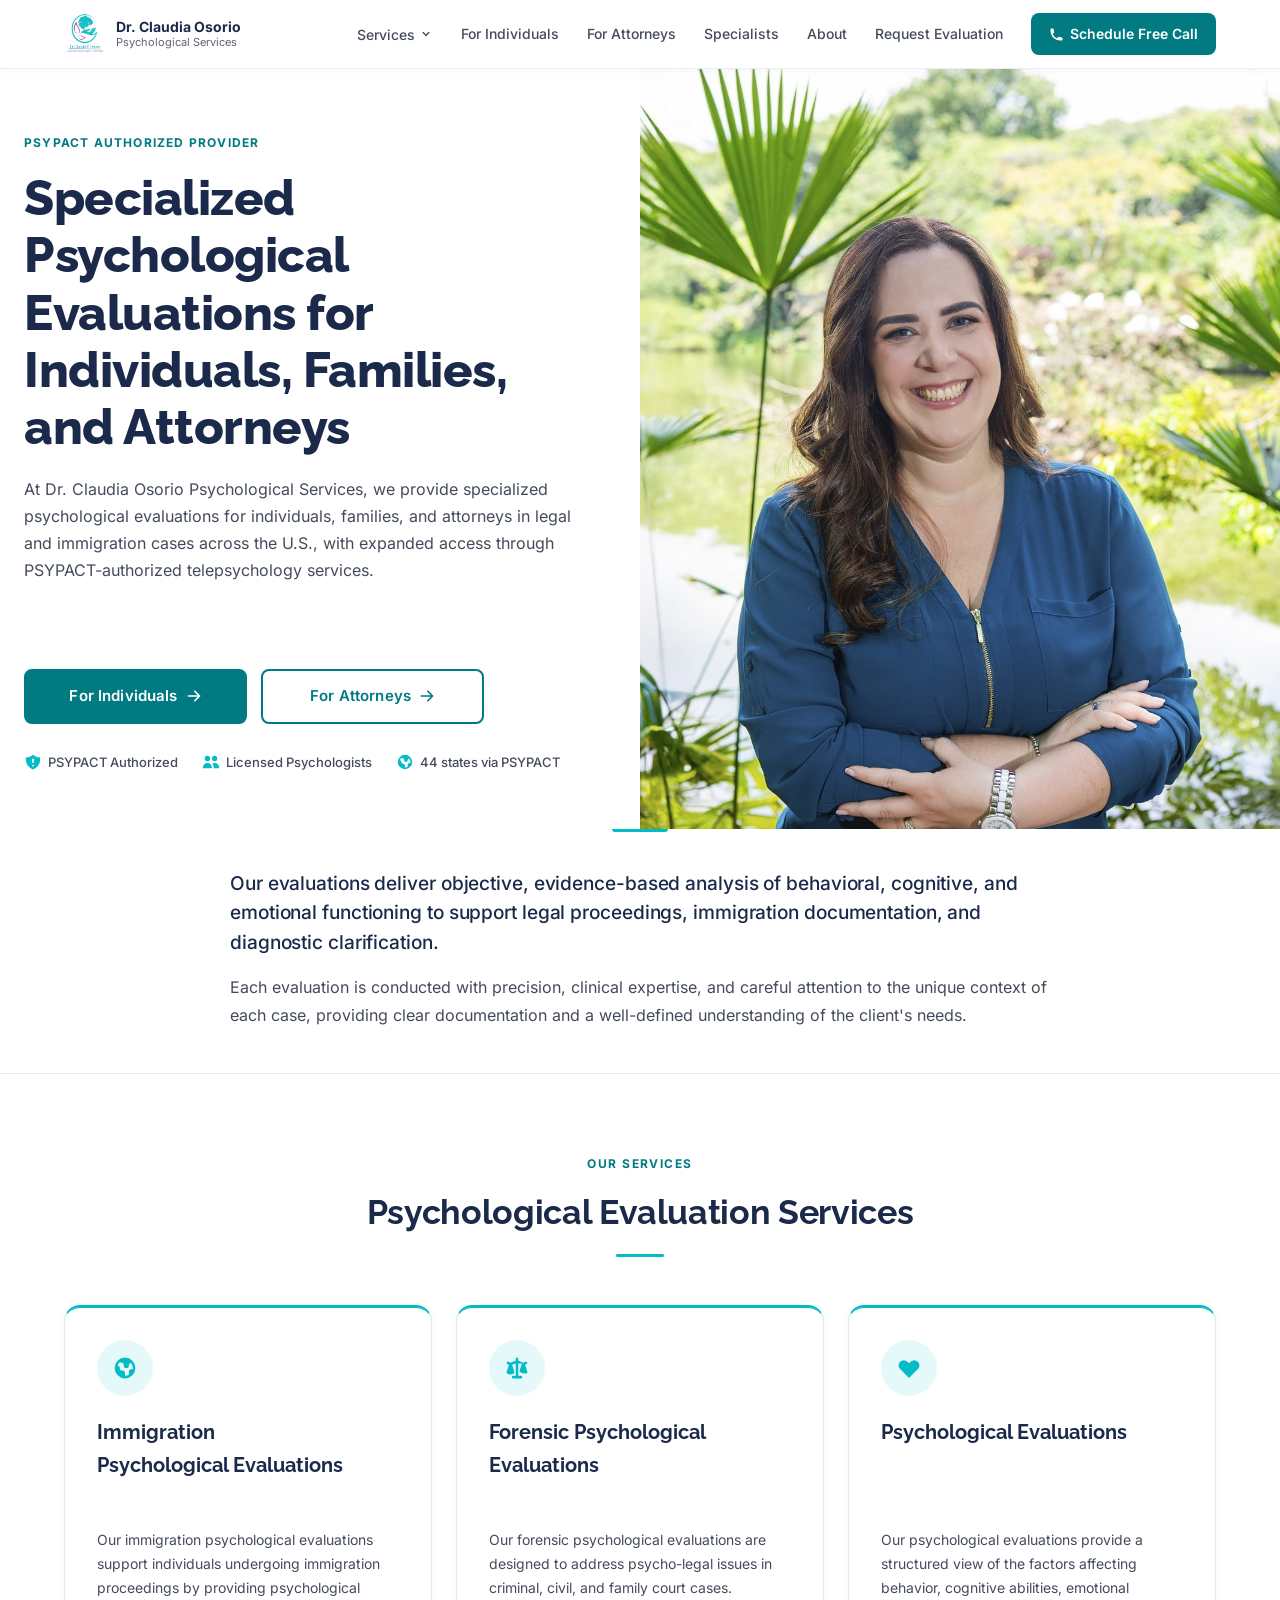
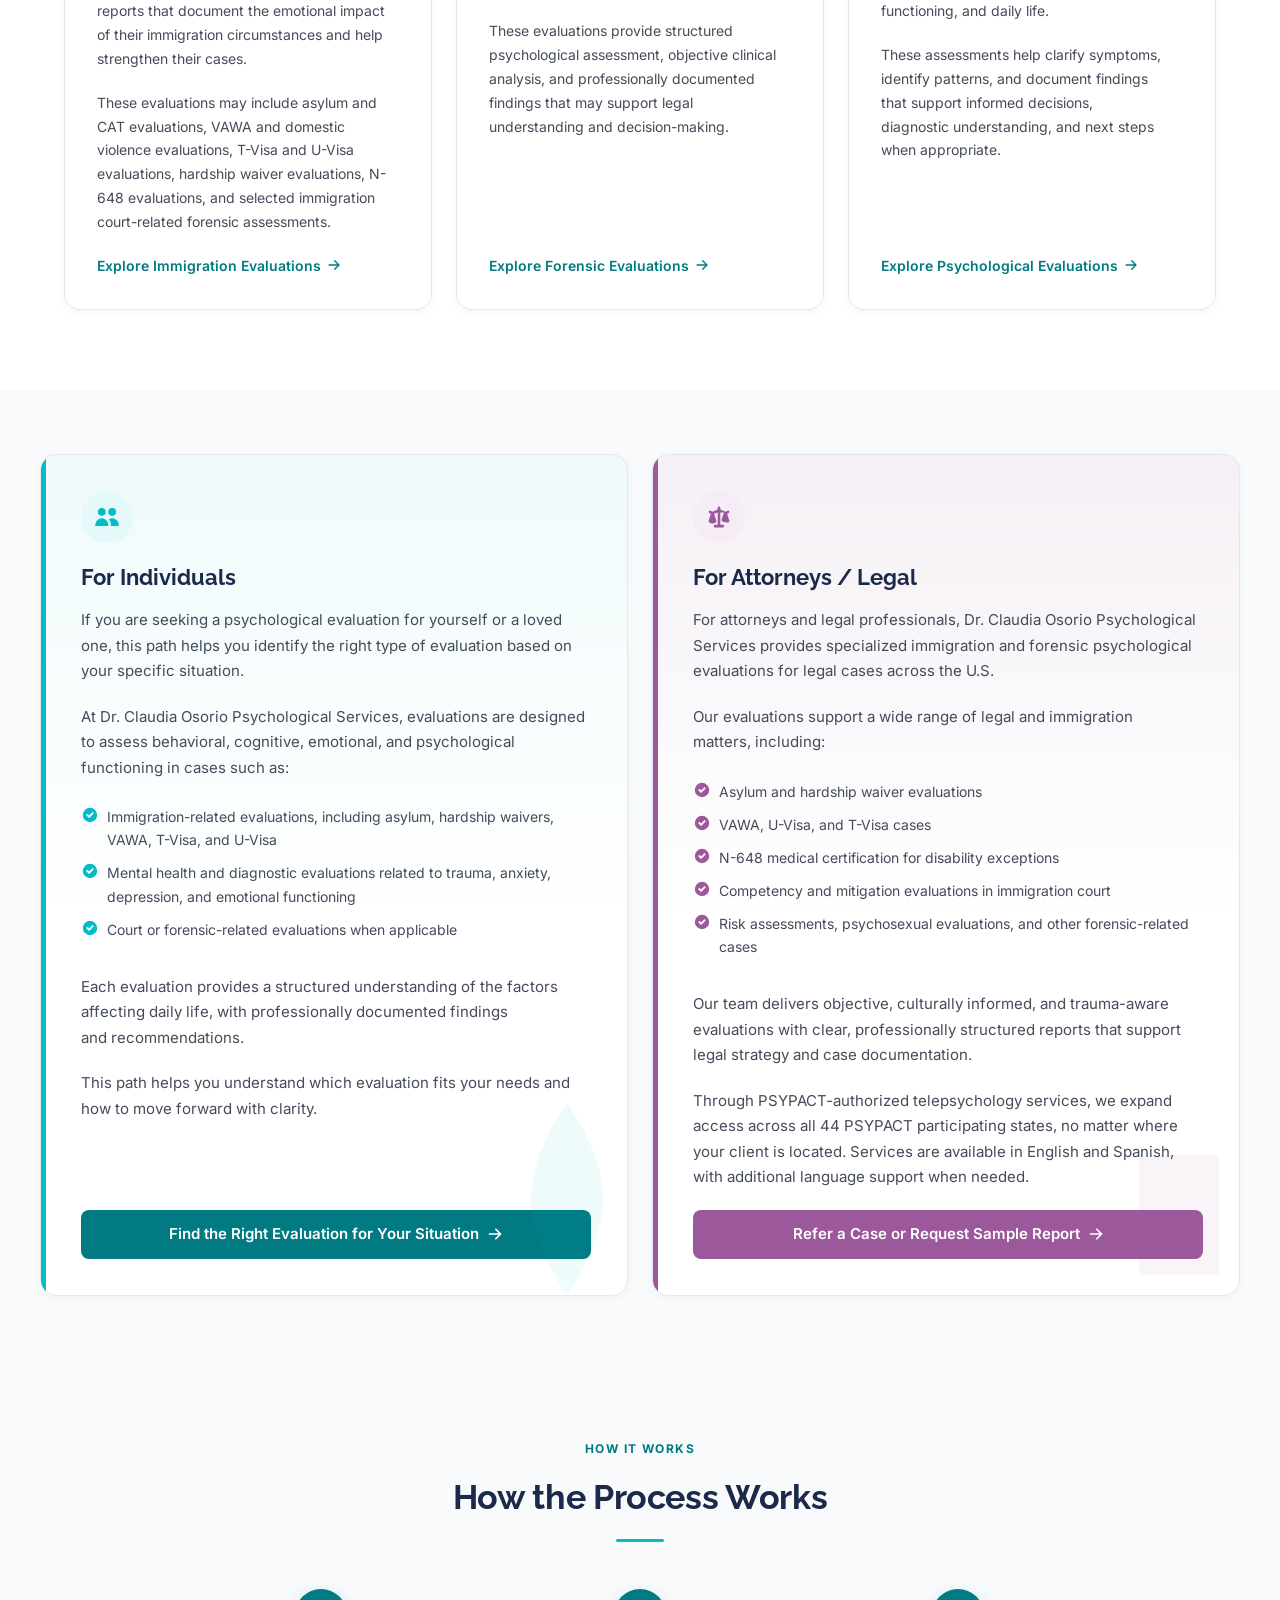
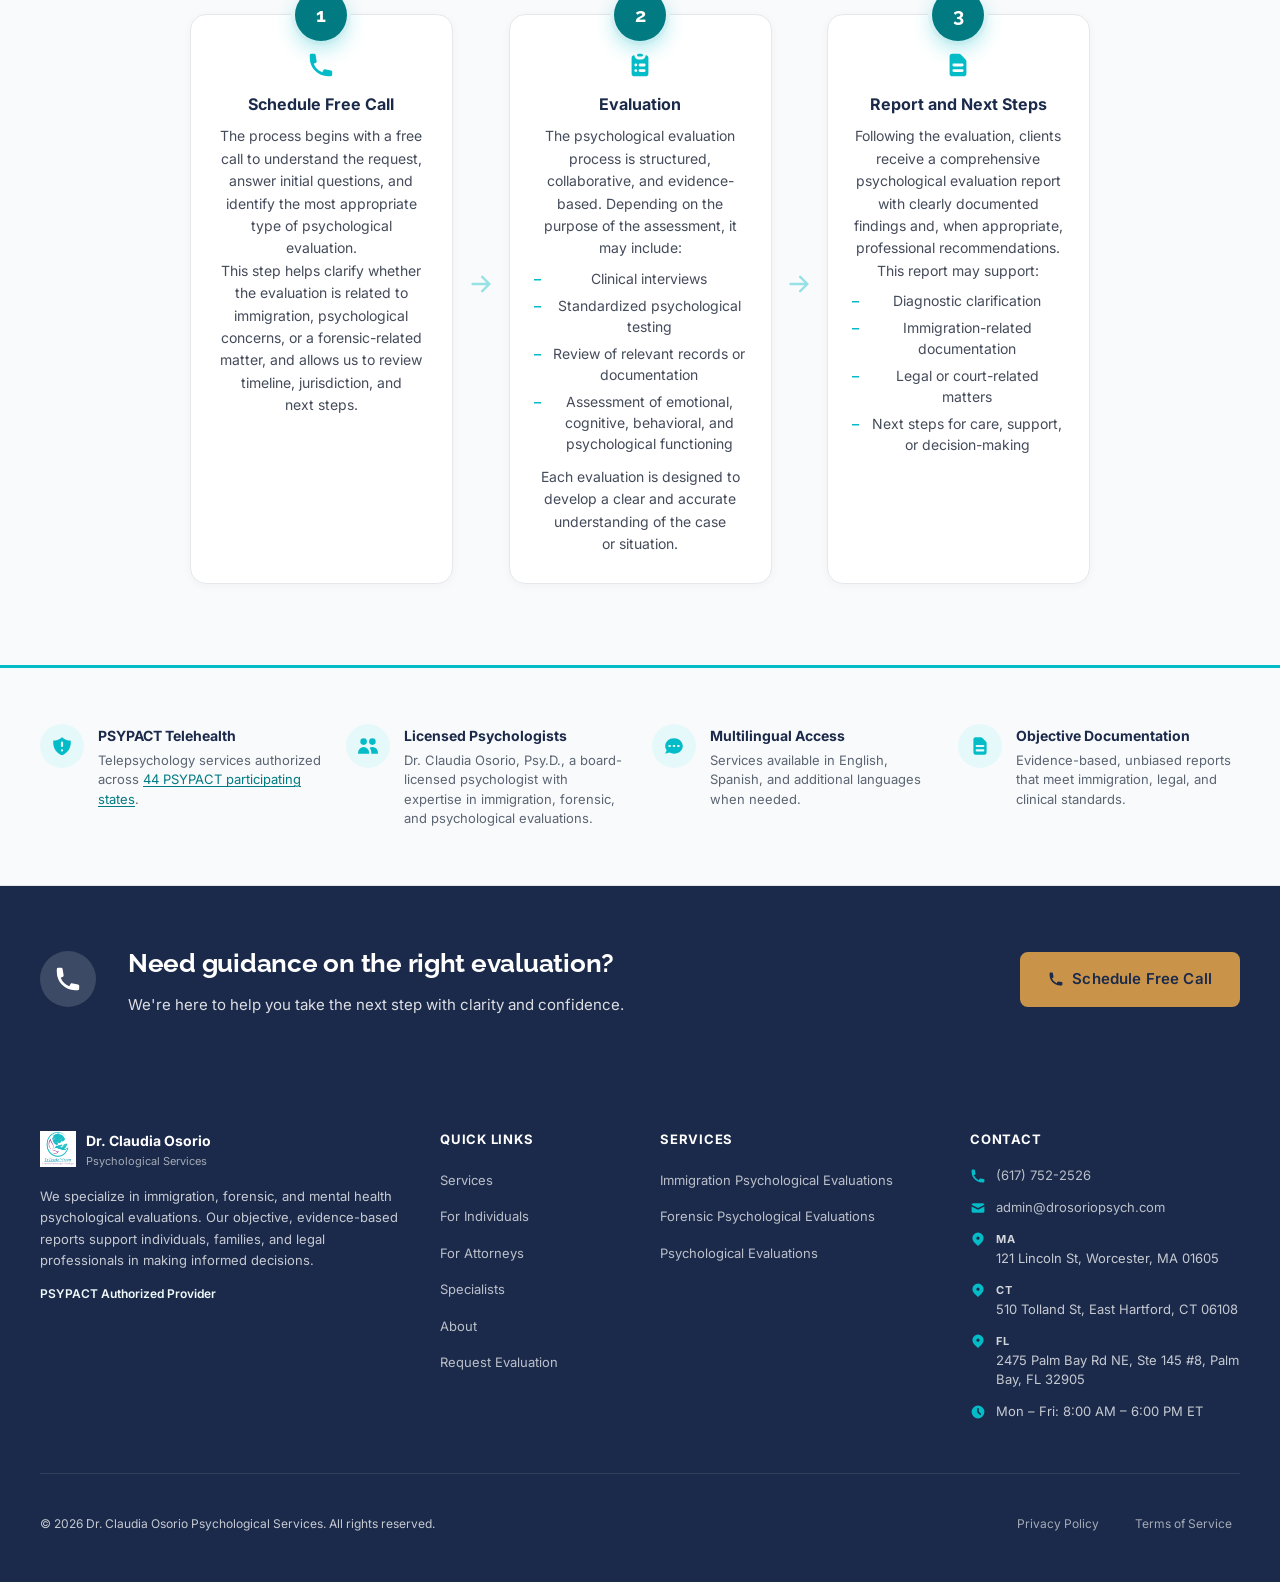
<file: index.html>
<!DOCTYPE html>
<html lang="en">
<head>
  <meta charset="UTF-8" />
  <meta name="viewport" content="width=device-width, initial-scale=1.0" />
  <title>Psychological Evaluations | Immigration, Forensic & Mental Health | MA, CT, FL | Dr. Claudia Osorio</title>
  <meta name="description" content="Specialized psychological evaluations for immigration, forensic, and mental health cases across the U.S. PSYPACT authorized. Offices in MA, CT &amp; FL. Schedule a free call." />
  <meta name="robots" content="index, follow" />
  <link rel="canonical" href="https://psychevaluations.net/" />

  <!-- Open Graph -->
  <meta property="og:title" content="Psychological Evaluations | Immigration &amp; Forensic | Dr. Claudia Osorio" />
  <meta property="og:description" content="Immigration, forensic, and mental health psychological evaluations. PSYPACT authorized, 44 states via telehealth. Offices in MA, CT &amp; FL." />
  <meta property="og:url" content="https://psychevaluations.net/" />
  <meta property="og:type" content="website" />
  <meta property="og:site_name" content="Dr. Claudia Osorio Psychological Services" />
  <meta property="og:locale" content="en_US" />
  <meta property="og:image" content="https://psychevaluations.net/images/optimized/dr-osorio-hero-c.jpg" />
  <meta property="og:image:width" content="800" />
  <meta property="og:image:height" content="900" />
  <meta property="og:image:alt" content="Dr. Claudia Osorio, Licensed Psychologist" />

  <!-- Twitter / X Card -->
  <meta name="twitter:card" content="summary_large_image" />
  <meta name="twitter:title" content="Psychological Evaluations | Dr. Claudia Osorio" />
  <meta name="twitter:description" content="Immigration, forensic &amp; mental health evaluations. PSYPACT authorized. MA, CT, FL + 44 states via telehealth." />
  <meta name="twitter:image" content="https://psychevaluations.net/images/optimized/dr-osorio-hero-c.jpg" />

  <!-- Favicon -->
  <link rel="icon" href="/favicon.ico" sizes="any" />
  <link rel="icon" href="/favicon.svg" type="image/svg+xml" />
  <link rel="apple-touch-icon" href="/apple-touch-icon.png" />

  <!-- Performance -->
  <link rel="preload" as="image" href="images/optimized/dr-osorio-hero-c.jpg" fetchpriority="high" />
  <link rel="stylesheet" href="css/styles.css?v=31" />
  <noscript><style>.fade-in{opacity:1!important;transform:none!important}</style></noscript>

  <!-- Structured Data: LocalBusiness + Person + WebSite + FAQPage -->
  <script type="application/ld+json">
  {
    "@context": "https://schema.org",
    "@graph": [
      {
        "@type": "MedicalBusiness",
        "@id": "https://psychevaluations.net/#organization",
        "name": "Dr. Claudia Osorio Psychological Services",
        "alternateName": "psychevaluations.net",
        "url": "https://psychevaluations.net/",
        "logo": {
          "@type": "ImageObject",
          "url": "https://psychevaluations.net/images/optimized/logo.png"
        },
        "image": "https://psychevaluations.net/images/optimized/dr-osorio-hero-c.jpg",
        "telephone": "+16177522526",
        "email": "admin@drosoriopsych.com",
        "description": "Licensed psychologist providing immigration psychological evaluations, forensic psychological evaluations, and mental health evaluations in Massachusetts, Connecticut, and Florida, and via PSYPACT telehealth across 44 participating states.",
        "medicalSpecialty": [
          { "@type": "MedicalSpecialty", "name": "Mental Health" },
          { "@type": "MedicalSpecialty", "name": "Forensic Psychology" },
          { "@type": "MedicalSpecialty", "name": "Immigration Psychological Evaluation" }
        ],
        "availableLanguage": [
          { "@type": "Language", "name": "English" },
          { "@type": "Language", "name": "Spanish" }
        ],
        "hasCredential": {
          "@type": "EducationalOccupationalCredential",
          "credentialCategory": "PSYPACT Authorized Provider",
          "recognizedBy": {
            "@type": "Organization",
            "@id": "https://psypact.org",
            "name": "Psychology Interjurisdictional Compact (PSYPACT)",
            "url": "https://psypact.org"
          }
        },
        "hasOfferCatalog": {
          "@type": "OfferCatalog",
          "name": "Psychological Evaluation Services",
          "itemListElement": [
            { "@type": "Offer", "itemOffered": { "@type": "Service", "name": "Asylum and CAT Evaluations", "url": "https://psychevaluations.net/immigration-psychological-evaluations.html" } },
            { "@type": "Offer", "itemOffered": { "@type": "Service", "name": "VAWA and Domestic Violence Evaluations", "url": "https://psychevaluations.net/immigration-psychological-evaluations.html" } },
            { "@type": "Offer", "itemOffered": { "@type": "Service", "name": "U-Visa and T-Visa Evaluations", "url": "https://psychevaluations.net/immigration-psychological-evaluations.html" } },
            { "@type": "Offer", "itemOffered": { "@type": "Service", "name": "Extreme Hardship Waiver Evaluations (I-601/I-601A)", "url": "https://psychevaluations.net/immigration-psychological-evaluations.html" } },
            { "@type": "Offer", "itemOffered": { "@type": "Service", "name": "N-648 Medical Certification Evaluations", "url": "https://psychevaluations.net/immigration-psychological-evaluations.html" } },
            { "@type": "Offer", "itemOffered": { "@type": "Service", "name": "Forensic Psychological Evaluations", "url": "https://psychevaluations.net/forensic-psychological-evaluations.html" } },
            { "@type": "Offer", "itemOffered": { "@type": "Service", "name": "General Mental Health Psychological Evaluations", "url": "https://psychevaluations.net/mental-health-psychological-evaluations.html" } }
          ]
        },
        "employee": { "@id": "https://psychevaluations.net/#dr-claudia-osorio" },
        "location": [
          { "@id": "https://psychevaluations.net/#location-worcester" },
          { "@id": "https://psychevaluations.net/#location-east-hartford" },
          { "@id": "https://psychevaluations.net/#location-palm-bay" }
        ]
      },
      {
        "@type": "LocalBusiness",
        "@id": "https://psychevaluations.net/#location-worcester",
        "name": "Dr. Claudia Osorio Psychological Services, Worcester",
        "parentOrganization": { "@id": "https://psychevaluations.net/#organization" },
        "url": "https://psychevaluations.net/",
        "telephone": "+16177522526",
        "email": "admin@drosoriopsych.com",
        "address": {
          "@type": "PostalAddress",
          "streetAddress": "121 Lincoln St",
          "addressLocality": "Worcester",
          "addressRegion": "MA",
          "postalCode": "01605",
          "addressCountry": "US"
        },
        "geo": { "@type": "GeoCoordinates", "latitude": 42.2771183, "longitude": -71.7946936 },
        "openingHoursSpecification": [{
          "@type": "OpeningHoursSpecification",
          "dayOfWeek": ["Monday","Tuesday","Wednesday","Thursday","Friday"],
          "opens": "08:00",
          "closes": "18:00"
        }],
        "hasMap": "https://www.google.com/maps/search/?api=1&query=42.2771183,-71.7946936"
      },
      {
        "@type": "LocalBusiness",
        "@id": "https://psychevaluations.net/#location-east-hartford",
        "name": "Dr. Claudia Osorio Psychological Services, East Hartford",
        "parentOrganization": { "@id": "https://psychevaluations.net/#organization" },
        "url": "https://psychevaluations.net/",
        "telephone": "+16177522526",
        "email": "admin@drosoriopsych.com",
        "address": {
          "@type": "PostalAddress",
          "streetAddress": "510 Tolland St",
          "addressLocality": "East Hartford",
          "addressRegion": "CT",
          "postalCode": "06108",
          "addressCountry": "US"
        },
        "geo": { "@type": "GeoCoordinates", "latitude": 41.7822451, "longitude": -72.6125769 },
        "openingHoursSpecification": [{
          "@type": "OpeningHoursSpecification",
          "dayOfWeek": ["Monday","Tuesday","Wednesday","Thursday","Friday"],
          "opens": "08:00",
          "closes": "18:00"
        }],
        "hasMap": "https://www.google.com/maps/search/?api=1&query=41.7822451,-72.6125769"
      },
      {
        "@type": "LocalBusiness",
        "@id": "https://psychevaluations.net/#location-palm-bay",
        "name": "Dr. Claudia Osorio Psychological Services, Palm Bay",
        "parentOrganization": { "@id": "https://psychevaluations.net/#organization" },
        "url": "https://psychevaluations.net/",
        "telephone": "+16177522526",
        "email": "admin@drosoriopsych.com",
        "address": {
          "@type": "PostalAddress",
          "streetAddress": "2475 Palm Bay Rd NE, Ste 145 #8",
          "addressLocality": "Palm Bay",
          "addressRegion": "FL",
          "postalCode": "32905",
          "addressCountry": "US"
        },
        "geo": { "@type": "GeoCoordinates", "latitude": 28.0348370, "longitude": -80.6031460 },
        "openingHoursSpecification": [{
          "@type": "OpeningHoursSpecification",
          "dayOfWeek": ["Monday","Tuesday","Wednesday","Thursday","Friday"],
          "opens": "08:00",
          "closes": "18:00"
        }],
        "hasMap": "https://www.google.com/maps/search/?api=1&query=28.0348370,-80.6031460"
      },
      {
        "@type": "WebSite",
        "@id": "https://psychevaluations.net/#website",
        "url": "https://psychevaluations.net/",
        "name": "Dr. Claudia Osorio Psychological Services",
        "description": "Immigration, forensic, and mental health psychological evaluations. PSYPACT authorized for telehealth across 44 states.",
        "publisher": { "@id": "https://psychevaluations.net/#organization" },
        "inLanguage": "en",
        "datePublished": "2026-06-07",
        "dateModified": "2026-06-17"
      },
      {
        "@type": "Person",
        "@id": "https://psychevaluations.net/#dr-claudia-osorio",
        "name": "Dr. Claudia Osorio",
        "honorificPrefix": "Dr.",
        "honorificSuffix": "Psy.D.",
        "jobTitle": "Licensed Psychologist",
        "worksFor": { "@id": "https://psychevaluations.net/#organization" },
        "url": "https://psychevaluations.net/about.html",
        "telephone": "+16177522526",
        "email": "admin@drosoriopsych.com",
        "knowsLanguage": [
          { "@type": "Language", "name": "English" },
          { "@type": "Language", "name": "Spanish" }
        ],
        "knowsAbout": [
          { "@type": "MedicalSpecialty", "name": "Immigration Psychological Evaluation" },
          { "@type": "MedicalSpecialty", "name": "Forensic Psychology" },
          { "@type": "MedicalSpecialty", "name": "PSYPACT Telehealth" }
        ],
        "hasCredential": [
          {
            "@type": "EducationalOccupationalCredential",
            "credentialCategory": "PSYPACT Authorized Provider",
            "recognizedBy": {
              "@type": "Organization",
              "@id": "https://psypact.org",
              "name": "Psychology Interjurisdictional Compact (PSYPACT)",
              "url": "https://psypact.org"
            }
          },
          {
            "@type": "EducationalOccupationalCredential",
            "credentialCategory": "license",
            "recognizedBy": { "@type": "Organization", "name": "Massachusetts Board of Registration of Psychologists" }
          },
          {
            "@type": "EducationalOccupationalCredential",
            "credentialCategory": "license",
            "recognizedBy": { "@type": "Organization", "name": "Connecticut Department of Public Health, Psychology" }
          },
          {
            "@type": "EducationalOccupationalCredential",
            "credentialCategory": "license",
            "recognizedBy": { "@type": "Organization", "name": "Florida Department of Health, Psychology" }
          }
        ]
      },
      {
        "@type": "FAQPage",
        "@id": "https://psychevaluations.net/#faq",
        "mainEntity": [
          {
            "@type": "Question",
            "name": "What is a psychological evaluation for immigration?",
            "acceptedAnswer": {
              "@type": "Answer",
              "text": "A psychological evaluation for immigration is a clinical assessment conducted by a licensed psychologist to support immigration cases. It documents trauma, mental health conditions, or extreme hardship relevant to asylum claims, VAWA petitions, U-Visa or T-Visa applications, hardship waivers (I-601/I-601A), and N-648 medical exemption requests. The resulting report is submitted to USCIS, an immigration court, or a U.S. consulate as supporting evidence."
            }
          },
          {
            "@type": "Question",
            "name": "Does Dr. Osorio provide immigration evaluations via telehealth?",
            "acceptedAnswer": {
              "@type": "Answer",
              "text": "Yes. Dr. Claudia Osorio is a PSYPACT-authorized provider, which allows her to conduct psychological evaluations via telehealth for clients in any of the 44 PSYPACT participating states without requiring a separate license in each state. In-person appointments are also available at offices in Worcester, MA; East Hartford, CT; and Palm Bay, FL."
            }
          },
          {
            "@type": "Question",
            "name": "What types of immigration evaluations does Dr. Osorio provide?",
            "acceptedAnswer": {
              "@type": "Answer",
              "text": "Dr. Osorio provides the full range of immigration-related psychological evaluations: asylum evaluations (Convention Against Torture / CAT), VAWA evaluations for domestic violence survivors, U-Visa and T-Visa evaluations for crime and trafficking victims, extreme hardship waiver evaluations (I-601/I-601A), and N-648 medical certification for naturalization exemptions. Forensic and general mental health evaluations are also offered."
            }
          },
          {
            "@type": "Question",
            "name": "How long does an immigration psychological evaluation take?",
            "acceptedAnswer": {
              "@type": "Answer",
              "text": "Most immigration psychological evaluations involve one to two clinical interviews, plus psychological testing when indicated. The completed written report is typically delivered within 7 to 14 business days after the final session. Expedited timelines are available for urgent court deadlines. Contact our office to discuss your specific case."
            }
          },
          {
            "@type": "Question",
            "name": "Are evaluations available in Spanish?",
            "acceptedAnswer": {
              "@type": "Answer",
              "text": "Yes. Dr. Claudia Osorio Psychological Services offers evaluations in both English and Spanish, and can arrange support in additional languages when needed. This makes our services accessible to a broad range of immigrant communities across the United States."
            }
          }
        ]
      }
    ]
  }
  </script>
</head>
<body>

<!-- Skip link: invisible until focused with Tab, jumps over the nav for keyboard users. -->
<a class="skip-link" href="#main">Skip to main content</a>

<!-- ============ NAVIGATION ============ -->
<nav class="nav" role="navigation" aria-label="Main navigation">
  <div class="nav__inner">
    <a href="index.html" class="nav__logo" aria-label="Dr. Claudia Osorio Psychological Services, Home">
      <img src="images/optimized/logo.png" alt="Dr. Claudia Osorio Psychological Services logo" class="nav__logo-img" width="42" height="42" />
      <div class="nav__logo-text">
        <div class="nav__logo-name">Dr. Claudia Osorio</div>
        <div class="nav__logo-sub">Psychological Services</div>
      </div>
    </a>

    <div class="nav__links" id="nav-links">
      <div class="nav__dropdown">
        <button class="nav__link nav__dropdown-toggle" aria-expanded="false" aria-haspopup="true" aria-controls="services-menu">
          Services
          <svg xmlns="http://www.w3.org/2000/svg" width="14" height="14" viewBox="0 0 20 20" fill="currentColor" aria-hidden="true"><path fill-rule="evenodd" d="M5.293 7.293a1 1 0 011.414 0L10 10.586l3.293-3.293a1 1 0 111.414 1.414l-4 4a1 1 0 01-1.414 0l-4-4a1 1 0 010-1.414z" clip-rule="evenodd"/></svg>
        </button>
        <div class="nav__dropdown-menu" id="services-menu">
          <a href="immigration-psychological-evaluations.html" class="nav__dropdown-item">Immigration Evaluations</a>
          <a href="forensic-psychological-evaluations.html" class="nav__dropdown-item">Forensic Evaluations</a>
          <a href="mental-health-psychological-evaluations.html" class="nav__dropdown-item">Psychological Evaluations</a>
        </div>
      </div>
      <a href="for-individuals.html" class="nav__link">For Individuals</a>
      <a href="for-attorneys.html" class="nav__link">For Attorneys</a>
      <a href="specialists.html" class="nav__link">Specialists</a>
      <a href="about.html" class="nav__link">About</a>
      <a href="for-individuals.html#evaluation-types" class="nav__link">Request Evaluation</a>
      <a href="tel:+16177522526" class="nav__cta">
        <svg xmlns="http://www.w3.org/2000/svg" width="15" height="15" viewBox="0 0 20 20" fill="currentColor" aria-hidden="true"><path d="M2 3a1 1 0 011-1h2.153a1 1 0 01.986.836l.74 4.435a1 1 0 01-.54 1.06l-1.548.773a11.037 11.037 0 006.105 6.105l.774-1.548a1 1 0 011.059-.54l4.435.74a1 1 0 01.836.986V17a1 1 0 01-1 1h-2C7.82 18 2 12.18 2 5V3z"/></svg>
        Schedule Free Call
      </a>
    </div>

    <div class="nav__mobile-right">
      <a href="tel:+16177522526" class="nav__mobile-cta" aria-label="Schedule free call">
        <svg xmlns="http://www.w3.org/2000/svg" width="15" height="15" viewBox="0 0 20 20" fill="currentColor" aria-hidden="true"><path d="M2 3a1 1 0 011-1h2.153a1 1 0 01.986.836l.74 4.435a1 1 0 01-.54 1.06l-1.548.773a11.037 11.037 0 006.105 6.105l.774-1.548a1 1 0 011.059-.54l4.435.74a1 1 0 01.836.986V17a1 1 0 01-1 1h-2C7.82 18 2 12.18 2 5V3z"/></svg>
        Free Call
      </a>
      <button class="nav__menu-btn" aria-expanded="false" aria-controls="nav-links" aria-label="Open menu">
        <svg xmlns="http://www.w3.org/2000/svg" width="22" height="22" viewBox="0 0 24 24" fill="none" stroke="currentColor" stroke-width="2" stroke-linecap="round" stroke-linejoin="round" aria-hidden="true"><line x1="3" y1="6" x2="21" y2="6"/><line x1="3" y1="12" x2="21" y2="12"/><line x1="3" y1="18" x2="21" y2="18"/></svg>
      </button>
    </div>
  </div>
</nav>

<main id="main">

<!-- ============ HERO ============ -->
<section class="hero" aria-label="Hero">
  <div class="hero__content">
    <p class="hero__label">PSYPACT Authorized Provider</p>
    <h1 class="hero__title">
      Specialized Psychological Evaluations for Individuals, Families, and Attorneys
    </h1>
    <p class="hero__subtitle">
      At Dr. Claudia Osorio Psychological Services, we provide specialized psychological evaluations for individuals, families, and attorneys in legal and immigration cases across the U.S., with expanded access through PSYPACT-authorized telepsychology services.
    </p>
    <div class="hero__actions">
      <a href="for-individuals.html" class="btn btn--primary">
        For Individuals
        <svg xmlns="http://www.w3.org/2000/svg" width="16" height="16" viewBox="0 0 20 20" fill="currentColor" aria-hidden="true"><path fill-rule="evenodd" d="M10.293 3.293a1 1 0 011.414 0l6 6a1 1 0 010 1.414l-6 6a1 1 0 01-1.414-1.414L14.586 11H3a1 1 0 110-2h11.586l-4.293-4.293a1 1 0 010-1.414z" clip-rule="evenodd"/></svg>
      </a>
      <a href="for-attorneys.html" class="btn btn--outline">
        For Attorneys
        <svg xmlns="http://www.w3.org/2000/svg" width="16" height="16" viewBox="0 0 20 20" fill="currentColor" aria-hidden="true"><path fill-rule="evenodd" d="M10.293 3.293a1 1 0 011.414 0l6 6a1 1 0 010 1.414l-6 6a1 1 0 01-1.414-1.414L14.586 11H3a1 1 0 110-2h11.586l-4.293-4.293a1 1 0 010-1.414z" clip-rule="evenodd"/></svg>
      </a>
    </div>
    <div class="hero__badges" role="list">
      <div class="hero__badge" role="listitem">
        <svg xmlns="http://www.w3.org/2000/svg" width="18" height="18" viewBox="0 0 20 20" fill="currentColor" aria-hidden="true"><path fill-rule="evenodd" d="M10 1.944A11.954 11.954 0 012.166 5C2.056 5.649 2 6.319 2 7c0 5.225 3.34 9.67 8 11.317C14.66 16.67 18 12.225 18 7c0-.682-.057-1.35-.166-2.001A11.954 11.954 0 0110 1.944zM11 14a1 1 0 11-2 0 1 1 0 012 0zm0-7a1 1 0 10-2 0v3a1 1 0 102 0V7z" clip-rule="evenodd"/></svg>
        PSYPACT Authorized
      </div>
      <div class="hero__badge" role="listitem">
        <svg xmlns="http://www.w3.org/2000/svg" width="18" height="18" viewBox="0 0 20 20" fill="currentColor" aria-hidden="true"><path d="M9 6a3 3 0 11-6 0 3 3 0 016 0zM17 6a3 3 0 11-6 0 3 3 0 016 0zM12.93 17c.046-.327.07-.66.07-1a6.97 6.97 0 00-1.5-4.33A5 5 0 0119 16v1h-6.07zM6 11a5 5 0 015 5v1H1v-1a5 5 0 015-5z"/></svg>
        Licensed Psychologists
      </div>
      <div class="hero__badge" role="listitem">
        <svg xmlns="http://www.w3.org/2000/svg" width="18" height="18" viewBox="0 0 20 20" fill="currentColor" aria-hidden="true"><path fill-rule="evenodd" d="M10 18a8 8 0 100-16 8 8 0 000 16zM4.332 8.027a6.012 6.012 0 011.912-2.706C6.512 5.73 6.974 6 7.5 6A1.5 1.5 0 019 7.5V8a2 2 0 004 0 2 2 0 011.523-1.943A5.977 5.977 0 0116 10c0 .34-.028.675-.083 1H15a2 2 0 00-2 2v2.197A5.973 5.973 0 0110 16v-2a2 2 0 00-2-2 2 2 0 01-2-2 2 2 0 00-1.668-1.973z" clip-rule="evenodd"/></svg>
        44 states via PSYPACT
      </div>
    </div>
  </div>
  <div class="hero__image">
    <!-- Hero office photo: warm therapy office, beige armchair, diplomas, plant -->
    <!-- Replace src with actual office photo when available -->
    <!-- aria-hidden removed: this photo is informative (shows Dr. Osorio), the alt text must reach AT. -->
    <img src="images/optimized/dr-osorio-hero-c.jpg" alt="Dr. Claudia Osorio, Licensed Psychologist" width="800" height="900" fetchpriority="high" />
  </div>
</section>

<!-- ============ INTRO ============ -->
<section class="intro-section">
  <div class="container">
    <div class="intro-section__inner">
      <p>Our evaluations deliver objective, evidence-based analysis of behavioral, cognitive, and emotional functioning to support legal proceedings, immigration documentation, and diagnostic clarification.</p>
      <p>Each evaluation is conducted with precision, clinical expertise, and careful attention to the unique context of each case, providing clear documentation and a well-defined understanding of the client's needs.</p>
    </div>
  </div>
</section>

<!-- ============ PATH SPLITTER ============ -->
<!-- ============ OUR SERVICES ============ -->
<section class="services" aria-labelledby="services-heading">
  <div class="container">
    <div class="section-header">
      <p class="section-header__label">Our Services</p>
      <h2 class="section-header__title" id="services-heading">Psychological Evaluation Services</h2>
      <div class="section-header__divider" aria-hidden="true"></div>
    </div>

    <div class="services__grid" role="list">

      <!-- Card 1: Immigration -->
      <article class="service-card" role="listitem">
        <div class="service-card__icon-wrap" aria-hidden="true">
          <svg xmlns="http://www.w3.org/2000/svg" width="26" height="26" viewBox="0 0 20 20" fill="currentColor"><path fill-rule="evenodd" d="M10 18a8 8 0 100-16 8 8 0 000 16zM4.332 8.027a6.012 6.012 0 011.912-2.706C6.512 5.73 6.974 6 7.5 6A1.5 1.5 0 019 7.5V8a2 2 0 004 0 2 2 0 011.523-1.943A5.977 5.977 0 0116 10c0 .34-.028.675-.083 1H15a2 2 0 00-2 2v2.197A5.973 5.973 0 0110 16v-2a2 2 0 00-2-2 2 2 0 01-2-2 2 2 0 00-1.668-1.973z" clip-rule="evenodd"/></svg>
        </div>
        <h3 class="service-card__title">Immigration Psychological Evaluations</h3>
        <p class="service-card__body">Our immigration psychological evaluations support individuals undergoing immigration proceedings by providing psychological reports that document the emotional impact of their immigration circumstances and help strengthen their cases.</p>
        <p class="service-card__body">These evaluations may include asylum and CAT evaluations, VAWA and domestic violence evaluations, T-Visa and U-Visa evaluations, hardship waiver evaluations, N-648 evaluations, and selected immigration court-related forensic assessments.</p>
        <a href="immigration-psychological-evaluations.html" class="service-card__link">
          Explore Immigration Evaluations
          <svg xmlns="http://www.w3.org/2000/svg" width="14" height="14" viewBox="0 0 20 20" fill="currentColor" aria-hidden="true"><path fill-rule="evenodd" d="M10.293 3.293a1 1 0 011.414 0l6 6a1 1 0 010 1.414l-6 6a1 1 0 01-1.414-1.414L14.586 11H3a1 1 0 110-2h11.586l-4.293-4.293a1 1 0 010-1.414z" clip-rule="evenodd"/></svg>
        </a>
      </article>

      <!-- Card 2: Forensic -->
      <article class="service-card" role="listitem">
        <div class="service-card__icon-wrap" aria-hidden="true">
          <svg xmlns="http://www.w3.org/2000/svg" width="26" height="26" viewBox="0 0 20 20" fill="currentColor"><path fill-rule="evenodd" d="M10 2a1 1 0 011 1v1.323l3.954 1.582 1.599-.8a1 1 0 01.894 1.79l-1.233.616 1.738 5.42a1 1 0 01-.285 1.05A3.989 3.989 0 0115 14a3.989 3.989 0 01-2.667-1.019 1 1 0 01-.285-1.05l1.715-5.349L11 6.477V16h2a1 1 0 110 2H7a1 1 0 110-2h2V6.477L6.237 7.582l1.715 5.349a1 1 0 01-.285 1.05A3.989 3.989 0 015 15a3.989 3.989 0 01-2.667-1.019 1 1 0 01-.285-1.05l1.738-5.42-1.233-.616a1 1 0 01.894-1.79l1.599.8L9 4.323V3a1 1 0 011-1z" clip-rule="evenodd"/></svg>
        </div>
        <h3 class="service-card__title">Forensic Psychological Evaluations</h3>
        <p class="service-card__body">Our forensic psychological evaluations are designed to address psycho-legal issues in criminal, civil, and family court cases.</p>
        <p class="service-card__body">These evaluations provide structured psychological assessment, objective clinical analysis, and professionally documented findings that may support legal understanding and decision-making.</p>
        <a href="forensic-psychological-evaluations.html" class="service-card__link">
          Explore Forensic Evaluations
          <svg xmlns="http://www.w3.org/2000/svg" width="14" height="14" viewBox="0 0 20 20" fill="currentColor" aria-hidden="true"><path fill-rule="evenodd" d="M10.293 3.293a1 1 0 011.414 0l6 6a1 1 0 010 1.414l-6 6a1 1 0 01-1.414-1.414L14.586 11H3a1 1 0 110-2h11.586l-4.293-4.293a1 1 0 010-1.414z" clip-rule="evenodd"/></svg>
        </a>
      </article>

      <!-- Card 3: Psychological -->
      <article class="service-card" role="listitem">
        <div class="service-card__icon-wrap" aria-hidden="true">
          <svg xmlns="http://www.w3.org/2000/svg" width="26" height="26" viewBox="0 0 20 20" fill="currentColor"><path fill-rule="evenodd" d="M3.172 5.172a4 4 0 015.656 0L10 6.343l1.172-1.171a4 4 0 115.656 5.656L10 17.657l-6.828-6.829a4 4 0 010-5.656z" clip-rule="evenodd"/></svg>
        </div>
        <h3 class="service-card__title">Psychological Evaluations</h3>
        <p class="service-card__body">Our psychological evaluations provide a structured view of the factors affecting behavior, cognitive abilities, emotional functioning, and daily life.</p>
        <p class="service-card__body">These assessments help clarify symptoms, identify patterns, and document findings that support informed decisions, diagnostic understanding, and next steps when appropriate.</p>
        <a href="mental-health-psychological-evaluations.html" class="service-card__link">
          Explore Psychological Evaluations
          <svg xmlns="http://www.w3.org/2000/svg" width="14" height="14" viewBox="0 0 20 20" fill="currentColor" aria-hidden="true"><path fill-rule="evenodd" d="M10.293 3.293a1 1 0 011.414 0l6 6a1 1 0 010 1.414l-6 6a1 1 0 01-1.414-1.414L14.586 11H3a1 1 0 110-2h11.586l-4.293-4.293a1 1 0 010-1.414z" clip-rule="evenodd"/></svg>
        </a>
      </article>

    </div>
  </div>
</section>

<!-- ============ PATH SPLITTER ============ -->
<section class="path-splitter" aria-label="Choose your path">
  <div class="path-splitter__inner">

    <!-- Individuals -->
    <article class="path-card path-card--individuals">
      <div class="path-card__icon" aria-hidden="true">
        <svg xmlns="http://www.w3.org/2000/svg" width="26" height="26" viewBox="0 0 20 20" fill="currentColor"><path d="M9 6a3 3 0 11-6 0 3 3 0 016 0zM17 6a3 3 0 11-6 0 3 3 0 016 0zM12.93 17c.046-.327.07-.66.07-1a6.97 6.97 0 00-1.5-4.33A5 5 0 0119 16v1h-6.07zM6 11a5 5 0 015 5v1H1v-1a5 5 0 015-5z"/></svg>
      </div>
      <h2 class="path-card__title">For Individuals</h2>
      <p class="path-card__body">If you are seeking a psychological evaluation for yourself or a loved one, this path helps you identify the right type of evaluation based on your specific situation.</p>
      <p class="path-card__body">At Dr. Claudia Osorio Psychological Services, evaluations are designed to assess behavioral, cognitive, emotional, and psychological functioning in cases such as:</p>
      <ul class="path-card__list" role="list">
        <li>Immigration-related evaluations, including asylum, hardship waivers, VAWA, T-Visa, and U-Visa</li>
        <li>Mental health and diagnostic evaluations related to trauma, anxiety, depression, and emotional functioning</li>
        <li>Court or forensic-related evaluations when applicable</li>
      </ul>
      <p class="path-card__body">Each evaluation provides a structured understanding of the factors affecting daily life, with professionally documented findings and recommendations.</p>
      <p class="path-card__body">This path helps you understand which evaluation fits your needs and how to move forward with clarity.</p>
      <a href="for-individuals.html" class="path-card__cta">
        Find the Right Evaluation for Your Situation
        <svg xmlns="http://www.w3.org/2000/svg" width="16" height="16" viewBox="0 0 20 20" fill="currentColor" aria-hidden="true"><path fill-rule="evenodd" d="M10.293 3.293a1 1 0 011.414 0l6 6a1 1 0 010 1.414l-6 6a1 1 0 01-1.414-1.414L14.586 11H3a1 1 0 110-2h11.586l-4.293-4.293a1 1 0 010-1.414z" clip-rule="evenodd"/></svg>
      </a>
      <svg class="path-card__decor" viewBox="0 0 100 160" fill="none" xmlns="http://www.w3.org/2000/svg" aria-hidden="true"><path d="M50 160 C50 160 20 120 20 80 C20 40 50 0 50 0 C50 0 80 40 80 80 C80 120 50 160 50 160Z" fill="#03bcc7"/><path d="M50 130 C30 110 10 80 30 50" stroke="#03bcc7" stroke-width="2"/></svg>
    </article>

    <!-- Attorneys -->
    <article class="path-card path-card--attorneys">
      <div class="path-card__icon" aria-hidden="true">
        <svg xmlns="http://www.w3.org/2000/svg" width="26" height="26" viewBox="0 0 20 20" fill="currentColor"><path fill-rule="evenodd" d="M10 2a1 1 0 011 1v1.323l3.954 1.582 1.599-.8a1 1 0 01.894 1.79l-1.233.616 1.738 5.42a1 1 0 01-.285 1.05A3.989 3.989 0 0115 14a3.989 3.989 0 01-2.667-1.019 1 1 0 01-.285-1.05l1.715-5.349L11 6.477V16h2a1 1 0 110 2H7a1 1 0 110-2h2V6.477L6.237 7.582l1.715 5.349a1 1 0 01-.285 1.05A3.989 3.989 0 015 15a3.989 3.989 0 01-2.667-1.019 1 1 0 01-.285-1.05l1.738-5.42-1.233-.616a1 1 0 01.894-1.79l1.599.8L9 4.323V3a1 1 0 011-1z" clip-rule="evenodd"/></svg>
      </div>
      <h2 class="path-card__title">For Attorneys / Legal</h2>
      <p class="path-card__body">For attorneys and legal professionals, Dr. Claudia Osorio Psychological Services provides specialized immigration and forensic psychological evaluations for legal cases across the U.S.</p>
      <p class="path-card__body">Our evaluations support a wide range of legal and immigration matters, including:</p>
      <ul class="path-card__list" role="list">
        <li>Asylum and hardship waiver evaluations</li>
        <li>VAWA, U-Visa, and T-Visa cases</li>
        <li>N-648 medical certification for disability exceptions</li>
        <li>Competency and mitigation evaluations in immigration court</li>
        <li>Risk assessments, psychosexual evaluations, and other forensic-related cases</li>
      </ul>
      <p class="path-card__body">Our team delivers objective, culturally informed, and trauma-aware evaluations with clear, professionally structured reports that support legal strategy and case documentation.</p>
      <p class="path-card__body">Through PSYPACT-authorized telepsychology services, we expand access across all 44 PSYPACT participating states, no matter where your client is located. Services are available in English and Spanish, with additional language support when needed.</p>
      <a href="for-attorneys.html" class="path-card__cta">
        Refer a Case or Request Sample Report
        <svg xmlns="http://www.w3.org/2000/svg" width="16" height="16" viewBox="0 0 20 20" fill="currentColor" aria-hidden="true"><path fill-rule="evenodd" d="M10.293 3.293a1 1 0 011.414 0l6 6a1 1 0 010 1.414l-6 6a1 1 0 01-1.414-1.414L14.586 11H3a1 1 0 110-2h11.586l-4.293-4.293a1 1 0 010-1.414z" clip-rule="evenodd"/></svg>
      </a>
      <svg class="path-card__decor" viewBox="0 0 120 160" fill="none" xmlns="http://www.w3.org/2000/svg" aria-hidden="true"><rect x="20" y="20" width="80" height="120" rx="4" fill="#9b589b"/><rect x="35" y="50" width="50" height="4" fill="#9b589b"/><rect x="35" y="65" width="40" height="4" fill="#9b589b"/><rect x="35" y="80" width="45" height="4" fill="#9b589b"/></svg>
    </article>

  </div>
</section>

<!-- ============ PROCESS ============ -->
<section class="process" aria-labelledby="process-heading">
  <div class="container">
    <div class="section-header">
      <p class="section-header__label">How It Works</p>
      <h2 class="section-header__title" id="process-heading">How the Process Works</h2>
      <div class="section-header__divider" aria-hidden="true"></div>
    </div>

    <div class="process__steps" role="list">

      <div class="process__step" role="listitem">
        <div class="process__step-num" aria-label="Step 1">1</div>
        <svg class="process__step-icon" xmlns="http://www.w3.org/2000/svg" width="28" height="28" viewBox="0 0 20 20" fill="currentColor" aria-hidden="true"><path d="M2 3a1 1 0 011-1h2.153a1 1 0 01.986.836l.74 4.435a1 1 0 01-.54 1.06l-1.548.773a11.037 11.037 0 006.105 6.105l.774-1.548a1 1 0 011.059-.54l4.435.74a1 1 0 01.836.986V17a1 1 0 01-1 1h-2C7.82 18 2 12.18 2 5V3z"/></svg>
        <h3 class="process__step-title">Schedule Free Call</h3>
        <p class="process__step-body">The process begins with a free call to understand the request, answer initial questions, and identify the most appropriate type of psychological evaluation.</p>
        <p class="process__step-body">This step helps clarify whether the evaluation is related to immigration, psychological concerns, or a forensic-related matter, and allows us to review timeline, jurisdiction, and next steps.</p>
      </div>

      <div class="process__arrow" aria-hidden="true">
        <svg xmlns="http://www.w3.org/2000/svg" width="24" height="24" viewBox="0 0 20 20" fill="currentColor"><path fill-rule="evenodd" d="M10.293 3.293a1 1 0 011.414 0l6 6a1 1 0 010 1.414l-6 6a1 1 0 01-1.414-1.414L14.586 11H3a1 1 0 110-2h11.586l-4.293-4.293a1 1 0 010-1.414z" clip-rule="evenodd"/></svg>
      </div>

      <div class="process__step" role="listitem">
        <div class="process__step-num" aria-label="Step 2">2</div>
        <svg class="process__step-icon" xmlns="http://www.w3.org/2000/svg" width="28" height="28" viewBox="0 0 20 20" fill="currentColor" aria-hidden="true"><path d="M9 2a1 1 0 000 2h2a1 1 0 100-2H9z"/><path fill-rule="evenodd" d="M4 5a2 2 0 012-2 3 3 0 003 3h2a3 3 0 003-3 2 2 0 012 2v11a2 2 0 01-2 2H6a2 2 0 01-2-2V5zm3 4a1 1 0 000 2h.01a1 1 0 100-2H7zm3 0a1 1 0 000 2h3a1 1 0 100-2h-3zm-3 4a1 1 0 100 2h.01a1 1 0 100-2H7zm3 0a1 1 0 100 2h3a1 1 0 100-2h-3z" clip-rule="evenodd"/></svg>
        <h3 class="process__step-title">Evaluation</h3>
        <p class="process__step-body">The psychological evaluation process is structured, collaborative, and evidence-based. Depending on the purpose of the assessment, it may include:</p>
        <ul class="process__step-list">
          <li>Clinical interviews</li>
          <li>Standardized psychological testing</li>
          <li>Review of relevant records or documentation</li>
          <li>Assessment of emotional, cognitive, behavioral, and psychological functioning</li>
        </ul>
        <p class="process__step-body">Each evaluation is designed to develop a clear and accurate understanding of the case or situation.</p>
      </div>

      <div class="process__arrow" aria-hidden="true">
        <svg xmlns="http://www.w3.org/2000/svg" width="24" height="24" viewBox="0 0 20 20" fill="currentColor"><path fill-rule="evenodd" d="M10.293 3.293a1 1 0 011.414 0l6 6a1 1 0 010 1.414l-6 6a1 1 0 01-1.414-1.414L14.586 11H3a1 1 0 110-2h11.586l-4.293-4.293a1 1 0 010-1.414z" clip-rule="evenodd"/></svg>
      </div>

      <div class="process__step" role="listitem">
        <div class="process__step-num" aria-label="Step 3">3</div>
        <svg class="process__step-icon" xmlns="http://www.w3.org/2000/svg" width="28" height="28" viewBox="0 0 20 20" fill="currentColor" aria-hidden="true"><path fill-rule="evenodd" d="M4 4a2 2 0 012-2h4.586A2 2 0 0112 2.586L15.414 6A2 2 0 0116 7.414V16a2 2 0 01-2 2H6a2 2 0 01-2-2V4zm2 6a1 1 0 011-1h6a1 1 0 110 2H7a1 1 0 01-1-1zm1 3a1 1 0 100 2h6a1 1 0 100-2H7z" clip-rule="evenodd"/></svg>
        <h3 class="process__step-title">Report and Next Steps</h3>
        <p class="process__step-body">Following the evaluation, clients receive a comprehensive psychological evaluation report with clearly documented findings and, when appropriate, professional recommendations.</p>
        <p class="process__step-body">This report may support:</p>
        <ul class="process__step-list">
          <li>Diagnostic clarification</li>
          <li>Immigration-related documentation</li>
          <li>Legal or court-related matters</li>
          <li>Next steps for care, support, or decision-making</li>
        </ul>
      </div>

    </div>
  </div>
</section>

<!-- ============ TRUST BAR ============ -->
<section class="trust-bar" aria-label="What sets our practice apart">
  <div class="trust-bar__grid">

    <div class="trust-item">
      <div class="trust-item__icon" aria-hidden="true">
        <svg xmlns="http://www.w3.org/2000/svg" width="22" height="22" viewBox="0 0 20 20" fill="currentColor"><path fill-rule="evenodd" d="M10 1.944A11.954 11.954 0 012.166 5C2.056 5.649 2 6.319 2 7c0 5.225 3.34 9.67 8 11.317C14.66 16.67 18 12.225 18 7c0-.682-.057-1.35-.166-2.001A11.954 11.954 0 0110 1.944zM11 14a1 1 0 11-2 0 1 1 0 012 0zm0-7a1 1 0 10-2 0v3a1 1 0 102 0V7z" clip-rule="evenodd"/></svg>
      </div>
      <div>
        <div class="trust-item__title">PSYPACT Telehealth</div>
        <div class="trust-item__body">Telepsychology services authorized across <a href="https://psypact.org" rel="noopener noreferrer" class="trust-item__link">44 PSYPACT participating states</a>.</div>
      </div>
    </div>

    <div class="trust-item">
      <div class="trust-item__icon" aria-hidden="true">
        <svg xmlns="http://www.w3.org/2000/svg" width="22" height="22" viewBox="0 0 20 20" fill="currentColor"><path d="M9 6a3 3 0 11-6 0 3 3 0 016 0zM17 6a3 3 0 11-6 0 3 3 0 016 0zM12.93 17c.046-.327.07-.66.07-1a6.97 6.97 0 00-1.5-4.33A5 5 0 0119 16v1h-6.07zM6 11a5 5 0 015 5v1H1v-1a5 5 0 015-5z"/></svg>
      </div>
      <div>
        <div class="trust-item__title">Licensed Psychologists</div>
        <div class="trust-item__body">Dr. Claudia Osorio, Psy.D., a board-licensed psychologist with expertise in immigration, forensic, and psychological evaluations.</div>
      </div>
    </div>

    <div class="trust-item">
      <div class="trust-item__icon" aria-hidden="true">
        <svg xmlns="http://www.w3.org/2000/svg" width="22" height="22" viewBox="0 0 20 20" fill="currentColor"><path fill-rule="evenodd" d="M18 10c0 3.866-3.582 7-8 7a8.841 8.841 0 01-4.083-.98L2 17l1.338-3.123C2.493 12.767 2 11.434 2 10c0-3.866 3.582-7 8-7s8 3.134 8 7zM7 9H5v2h2V9zm8 0h-2v2h2V9zM9 9h2v2H9V9z" clip-rule="evenodd"/></svg>
      </div>
      <div>
        <div class="trust-item__title">Multilingual Access</div>
        <div class="trust-item__body">Services available in English, Spanish, and additional languages when needed.</div>
      </div>
    </div>

    <div class="trust-item">
      <div class="trust-item__icon" aria-hidden="true">
        <svg xmlns="http://www.w3.org/2000/svg" width="22" height="22" viewBox="0 0 20 20" fill="currentColor"><path fill-rule="evenodd" d="M4 4a2 2 0 012-2h4.586A2 2 0 0112 2.586L15.414 6A2 2 0 0116 7.414V16a2 2 0 01-2 2H6a2 2 0 01-2-2V4zm2 6a1 1 0 011-1h6a1 1 0 110 2H7a1 1 0 01-1-1zm1 3a1 1 0 100 2h6a1 1 0 100-2H7z" clip-rule="evenodd"/></svg>
      </div>
      <div>
        <div class="trust-item__title">Objective Documentation</div>
        <div class="trust-item__body">Evidence-based, unbiased reports that meet immigration, legal, and clinical standards.</div>
      </div>
    </div>

  </div>
</section>

<!-- ============ CTA BANNER ============ -->
<section class="cta-banner cta-banner--navy" aria-labelledby="cta-heading">
  <div class="cta-banner__inner">
    <div class="cta-banner__icon" aria-hidden="true">
      <svg xmlns="http://www.w3.org/2000/svg" width="28" height="28" viewBox="0 0 20 20" fill="currentColor"><path d="M2 3a1 1 0 011-1h2.153a1 1 0 01.986.836l.74 4.435a1 1 0 01-.54 1.06l-1.548.773a11.037 11.037 0 006.105 6.105l.774-1.548a1 1 0 011.059-.54l4.435.74a1 1 0 01.836.986V17a1 1 0 01-1 1h-2C7.82 18 2 12.18 2 5V3z"/></svg>
    </div>
    <div class="cta-banner__content">
      <h2 class="cta-banner__title" id="cta-heading">Need guidance on the right evaluation?</h2>
      <p class="cta-banner__body">We're here to help you take the next step with clarity and confidence.</p>
    </div>
    <div class="cta-banner__actions">
      <a href="tel:+16177522526" class="btn btn--gold">
        <svg xmlns="http://www.w3.org/2000/svg" width="16" height="16" viewBox="0 0 20 20" fill="currentColor" aria-hidden="true"><path d="M2 3a1 1 0 011-1h2.153a1 1 0 01.986.836l.74 4.435a1 1 0 01-.54 1.06l-1.548.773a11.037 11.037 0 006.105 6.105l.774-1.548a1 1 0 011.059-.54l4.435.74a1 1 0 01.836.986V17a1 1 0 01-1 1h-2C7.82 18 2 12.18 2 5V3z"/></svg>
        Schedule Free Call
      </a>
    </div>
  </div>
</section>

</main>

<!-- ============ FOOTER ============ -->
<footer class="footer" role="contentinfo">
  <div class="footer__grid">

    <!-- Col 1: Brand -->
    <div>
      <div class="footer__logo">
        <img src="images/optimized/logo.png" alt="Dr. Claudia Osorio Psychological Services" width="36" height="36" loading="lazy" />
        <div>
          <div class="footer__logo-name">Dr. Claudia Osorio</div>
          <div class="footer__logo-sub">Psychological Services</div>
        </div>
      </div>
      <p class="footer__tagline">We specialize in immigration, forensic, and mental health psychological evaluations. Our objective, evidence-based reports support individuals, families, and legal professionals in making informed decisions.</p>
      <p class="footer__psypact">PSYPACT Authorized Provider</p>
    </div>

    <!-- Col 2: Quick Links -->
    <nav aria-label="Footer quick links">
      <p class="footer__col-title">Quick Links</p>
      <ul class="footer__links" role="list">
        <li><a href="index.html#services-heading" class="footer__link">Services</a></li>
        <li><a href="for-individuals.html" class="footer__link">For Individuals</a></li>
        <li><a href="for-attorneys.html" class="footer__link">For Attorneys</a></li>
        <li><a href="specialists.html" class="footer__link">Specialists</a></li>
        <li><a href="about.html" class="footer__link">About</a></li>
        <li><a href="for-individuals.html#evaluation-types" class="footer__link">Request Evaluation</a></li>
      </ul>
    </nav>

    <!-- Col 3: Services -->
    <nav aria-label="Footer services links">
      <p class="footer__col-title">Services</p>
      <ul class="footer__links" role="list">
        <li><a href="immigration-psychological-evaluations.html" class="footer__link">Immigration Psychological Evaluations</a></li>
        <li><a href="forensic-psychological-evaluations.html" class="footer__link">Forensic Psychological Evaluations</a></li>
        <li><a href="mental-health-psychological-evaluations.html" class="footer__link">Psychological Evaluations</a></li>
      </ul>
    </nav>

    <!-- Col 4: Contact -->
    <div>
      <p class="footer__col-title">Contact</p>
      <div class="footer__contact-item">
        <svg xmlns="http://www.w3.org/2000/svg" width="16" height="16" viewBox="0 0 20 20" fill="currentColor" aria-hidden="true"><path d="M2 3a1 1 0 011-1h2.153a1 1 0 01.986.836l.74 4.435a1 1 0 01-.54 1.06l-1.548.773a11.037 11.037 0 006.105 6.105l.774-1.548a1 1 0 011.059-.54l4.435.74a1 1 0 01.836.986V17a1 1 0 01-1 1h-2C7.82 18 2 12.18 2 5V3z"/></svg>
        <a href="tel:+16177522526" class="footer__link">(617) 752-2526</a>
      </div>
      <div class="footer__contact-item">
        <svg xmlns="http://www.w3.org/2000/svg" width="16" height="16" viewBox="0 0 20 20" fill="currentColor" aria-hidden="true"><path d="M2.003 5.884L10 9.882l7.997-3.998A2 2 0 0016 4H4a2 2 0 00-1.997 1.884z"/><path d="M18 8.118l-8 4-8-4V14a2 2 0 002 2h12a2 2 0 002-2V8.118z"/></svg>
        <a href="mailto:admin@drosoriopsych.com" class="footer__link">admin@drosoriopsych.com</a>
      </div>
      <div class="footer__contact-item">
        <svg xmlns="http://www.w3.org/2000/svg" width="16" height="16" viewBox="0 0 20 20" fill="currentColor" aria-hidden="true"><path fill-rule="evenodd" d="M5.05 4.05a7 7 0 119.9 9.9L10 18.9l-4.95-4.95a7 7 0 010-9.9zM10 11a2 2 0 100-4 2 2 0 000 4z" clip-rule="evenodd"/></svg>
        <div><strong class="footer__region-tag">MA</strong><br>121 Lincoln St, Worcester, MA 01605</div>
      </div>
      <div class="footer__contact-item">
        <svg xmlns="http://www.w3.org/2000/svg" width="16" height="16" viewBox="0 0 20 20" fill="currentColor" aria-hidden="true"><path fill-rule="evenodd" d="M5.05 4.05a7 7 0 119.9 9.9L10 18.9l-4.95-4.95a7 7 0 010-9.9zM10 11a2 2 0 100-4 2 2 0 000 4z" clip-rule="evenodd"/></svg>
        <div><strong class="footer__region-tag">CT</strong><br>510 Tolland St, East Hartford, CT 06108</div>
      </div>
      <div class="footer__contact-item">
        <svg xmlns="http://www.w3.org/2000/svg" width="16" height="16" viewBox="0 0 20 20" fill="currentColor" aria-hidden="true"><path fill-rule="evenodd" d="M5.05 4.05a7 7 0 119.9 9.9L10 18.9l-4.95-4.95a7 7 0 010-9.9zM10 11a2 2 0 100-4 2 2 0 000 4z" clip-rule="evenodd"/></svg>
        <div><strong class="footer__region-tag">FL</strong><br>2475 Palm Bay Rd NE, Ste 145 #8, Palm Bay, FL 32905</div>
      </div>
      <div class="footer__contact-item footer__contact-item--spaced">
        <svg xmlns="http://www.w3.org/2000/svg" width="16" height="16" viewBox="0 0 20 20" fill="currentColor" aria-hidden="true"><path fill-rule="evenodd" d="M10 18a8 8 0 100-16 8 8 0 000 16zm1-12a1 1 0 10-2 0v4a1 1 0 00.293.707l2.828 2.829a1 1 0 101.415-1.415L11 9.586V6z" clip-rule="evenodd"/></svg>
        Mon – Fri: 8:00 AM – 6:00 PM ET
      </div>
    </div>

  </div>

  <div class="footer__bottom">
    <p class="footer__copy">&copy; 2026 Dr. Claudia Osorio Psychological Services. All rights reserved.</p>
    <nav class="footer__legal" aria-label="Legal links">
      <a href="privacy-policy.html">Privacy Policy</a>
      <a href="terms-of-service.html">Terms of Service</a>
    </nav>
  </div>
</footer>

<script src="js/main.js"></script>
</body>
</html>
</file>
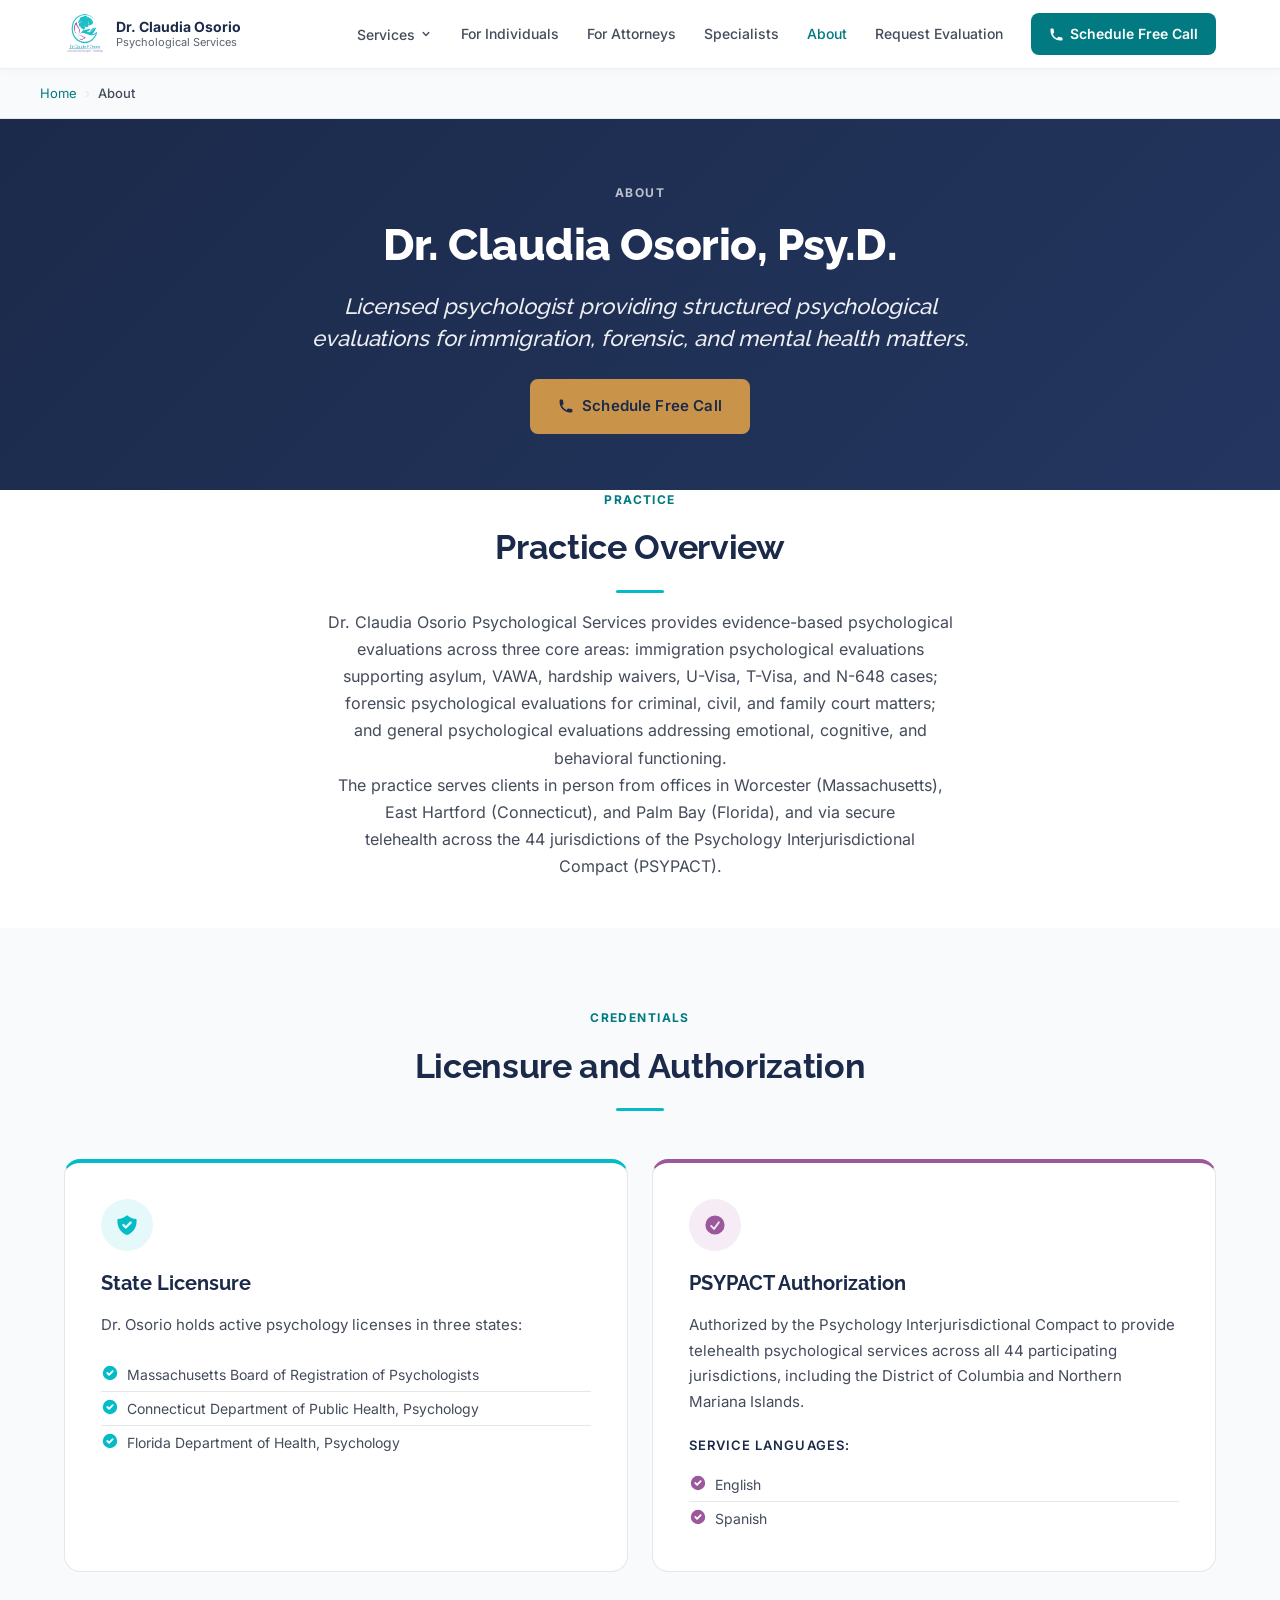
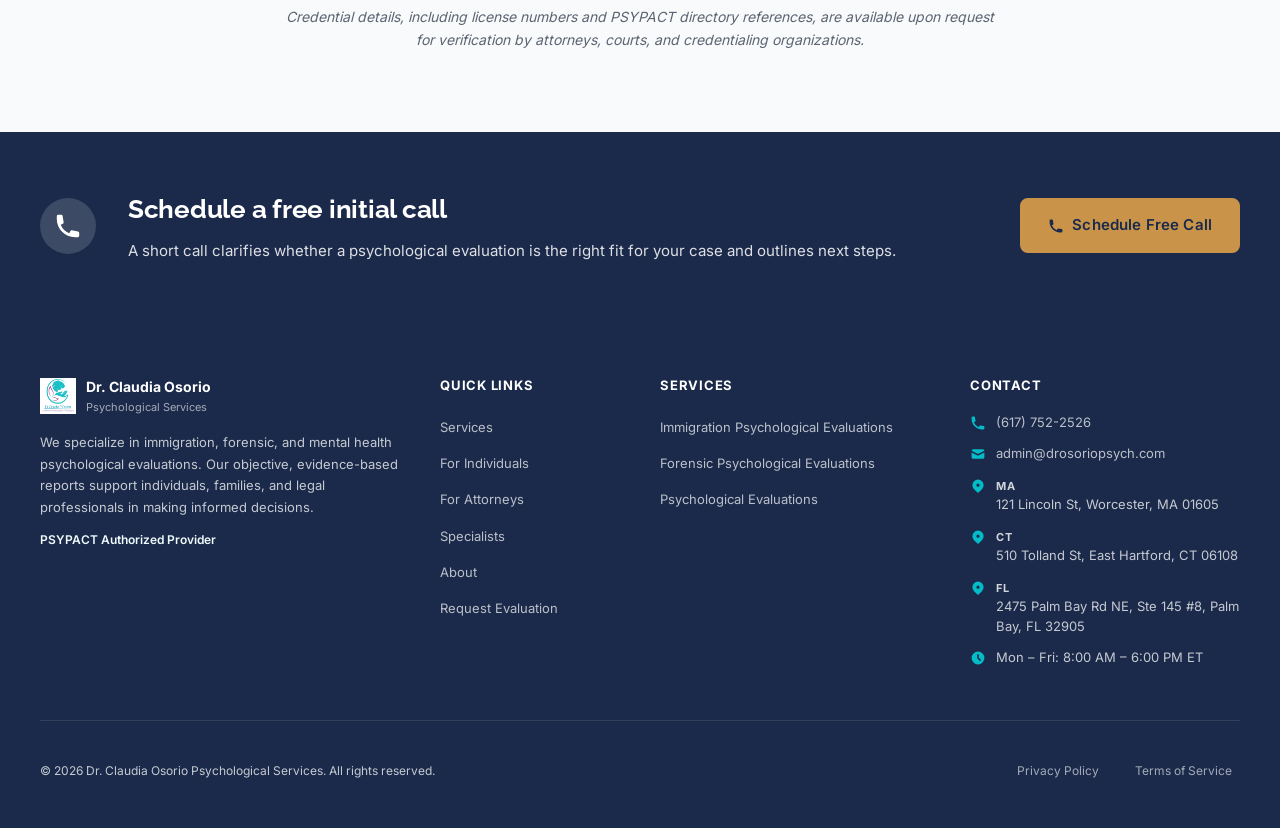
<file: about.html>
<!DOCTYPE html>
<html lang="en">
<head>
  <meta charset="UTF-8" />
  <meta name="viewport" content="width=device-width, initial-scale=1.0" />
  <title>About Dr. Claudia Osorio, Psy.D. | Licensed Psychologist</title>
  <meta name="description" content="Dr. Claudia Osorio is a licensed psychologist providing immigration, forensic, and mental health psychological evaluations. PSYPACT Authorized for telehealth across 44 states. Offices in MA, CT, and FL." />
  <meta name="robots" content="index, follow" />
  <link rel="canonical" href="https://psychevaluations.net/about.html" />

  <meta property="og:title" content="About Dr. Claudia Osorio, Psy.D. | Licensed Psychologist" />
  <meta property="og:description" content="Licensed psychologist providing immigration, forensic, and mental health psychological evaluations. PSYPACT Authorized." />
  <meta property="og:url" content="https://psychevaluations.net/about.html" />
  <meta property="og:type" content="profile" />
  <meta property="og:site_name" content="Dr. Claudia Osorio Psychological Services" />
  <meta property="og:locale" content="en_US" />
  <meta property="og:image" content="https://psychevaluations.net/images/optimized/dr-osorio-hero-c.jpg" />
  <meta property="og:image:width" content="800" />
  <meta property="og:image:height" content="900" />
  <meta property="og:image:alt" content="Dr. Claudia Osorio, Licensed Psychologist" />

  <meta name="twitter:card" content="summary_large_image" />
  <meta name="twitter:title" content="About Dr. Claudia Osorio, Psy.D." />
  <meta name="twitter:description" content="Licensed psychologist. PSYPACT Authorized across 44 states." />
  <meta name="twitter:image" content="https://psychevaluations.net/images/optimized/dr-osorio-hero-c.jpg" />
  <meta name="twitter:image:alt" content="Dr. Claudia Osorio, Licensed Psychologist" />

  <link rel="icon" href="/favicon.ico" sizes="any" />
  <link rel="icon" href="/favicon.svg" type="image/svg+xml" />
  <link rel="apple-touch-icon" href="/apple-touch-icon.png" />

  <link rel="stylesheet" href="css/styles.css?v=31" />

  <script type="application/ld+json">
  {
    "@context": "https://schema.org",
    "@graph": [
      {
        "@type": "BreadcrumbList",
        "itemListElement": [
          { "@type": "ListItem", "position": 1, "name": "Home", "item": "https://psychevaluations.net/" },
          { "@type": "ListItem", "position": 2, "name": "About", "item": "https://psychevaluations.net/about.html" }
        ]
      },
      {
        "@type": "ProfilePage",
        "@id": "https://psychevaluations.net/about.html",
        "url": "https://psychevaluations.net/about.html",
        "name": "About Dr. Claudia Osorio, Psy.D.",
        "description": "Licensed psychologist providing immigration, forensic, and mental health psychological evaluations across Massachusetts, Connecticut, Florida, and 44 PSYPACT states via telehealth.",
        "isPartOf": { "@id": "https://psychevaluations.net/#website" },
        "mainEntity": { "@id": "https://psychevaluations.net/#dr-claudia-osorio" },
        "author": { "@id": "https://psychevaluations.net/#dr-claudia-osorio" },
        "datePublished": "2026-06-17",
        "dateModified": "2026-06-17",
        "inLanguage": "en"
      }
    ]
  }
  </script>
</head>
<body>

<a class="skip-link" href="#main">Skip to main content</a>

<nav class="nav" role="navigation" aria-label="Main navigation">
  <div class="nav__inner">
    <a href="index.html" class="nav__logo" aria-label="Dr. Claudia Osorio Psychological Services, Home">
      <img src="images/optimized/logo.png" alt="Dr. Claudia Osorio Psychological Services logo" class="nav__logo-img" width="42" height="42" />
      <div class="nav__logo-text">
        <div class="nav__logo-name">Dr. Claudia Osorio</div>
        <div class="nav__logo-sub">Psychological Services</div>
      </div>
    </a>

    <div class="nav__links" id="nav-links">
      <div class="nav__dropdown">
        <button class="nav__link nav__dropdown-toggle" aria-expanded="false" aria-haspopup="true" aria-controls="services-menu">
          Services
          <svg xmlns="http://www.w3.org/2000/svg" width="14" height="14" viewBox="0 0 20 20" fill="currentColor" aria-hidden="true"><path fill-rule="evenodd" d="M5.293 7.293a1 1 0 011.414 0L10 10.586l3.293-3.293a1 1 0 111.414 1.414l-4 4a1 1 0 01-1.414 0l-4-4a1 1 0 010-1.414z" clip-rule="evenodd"/></svg>
        </button>
        <div class="nav__dropdown-menu" id="services-menu">
          <a href="immigration-psychological-evaluations.html" class="nav__dropdown-item">Immigration Evaluations</a>
          <a href="forensic-psychological-evaluations.html" class="nav__dropdown-item">Forensic Evaluations</a>
          <a href="mental-health-psychological-evaluations.html" class="nav__dropdown-item">Psychological Evaluations</a>
        </div>
      </div>
      <a href="for-individuals.html" class="nav__link">For Individuals</a>
      <a href="for-attorneys.html" class="nav__link">For Attorneys</a>
      <a href="specialists.html" class="nav__link">Specialists</a>
      <a href="about.html" class="nav__link">About</a>
      <a href="for-individuals.html#evaluation-types" class="nav__link">Request Evaluation</a>
      <a href="tel:+16177522526" class="nav__cta">
        <svg xmlns="http://www.w3.org/2000/svg" width="15" height="15" viewBox="0 0 20 20" fill="currentColor" aria-hidden="true"><path d="M2 3a1 1 0 011-1h2.153a1 1 0 01.986.836l.74 4.435a1 1 0 01-.54 1.06l-1.548.773a11.037 11.037 0 006.105 6.105l.774-1.548a1 1 0 011.059-.54l4.435.74a1 1 0 01.836.986V17a1 1 0 01-1 1h-2C7.82 18 2 12.18 2 5V3z"/></svg>
        Schedule Free Call
      </a>
    </div>

    <div class="nav__mobile-right">
      <a href="tel:+16177522526" class="nav__mobile-cta" aria-label="Schedule free call">
        <svg xmlns="http://www.w3.org/2000/svg" width="15" height="15" viewBox="0 0 20 20" fill="currentColor" aria-hidden="true"><path d="M2 3a1 1 0 011-1h2.153a1 1 0 01.986.836l.74 4.435a1 1 0 01-.54 1.06l-1.548.773a11.037 11.037 0 006.105 6.105l.774-1.548a1 1 0 011.059-.54l4.435.74a1 1 0 01.836.986V17a1 1 0 01-1 1h-2C7.82 18 2 12.18 2 5V3z"/></svg>
        Free Call
      </a>
      <button class="nav__menu-btn" aria-expanded="false" aria-controls="nav-links" aria-label="Open menu">
        <svg xmlns="http://www.w3.org/2000/svg" width="22" height="22" viewBox="0 0 24 24" fill="none" stroke="currentColor" stroke-width="2" stroke-linecap="round" stroke-linejoin="round" aria-hidden="true"><line x1="3" y1="6" x2="21" y2="6"/><line x1="3" y1="12" x2="21" y2="12"/><line x1="3" y1="18" x2="21" y2="18"/></svg>
      </button>
    </div>
  </div>
</nav>

<main id="main">

<nav class="breadcrumb" aria-label="Breadcrumb">
  <div class="breadcrumb__inner">
    <a href="index.html">Home</a>
    <span class="breadcrumb__sep" aria-hidden="true">›</span>
    <span class="breadcrumb__current">About</span>
  </div>
</nav>

<section class="page-hero" aria-labelledby="page-hero-title">
  <div class="page-hero__inner">
    <p class="page-hero__label">About</p>
    <h1 class="page-hero__title" id="page-hero-title">Dr. Claudia Osorio, Psy.D.</h1>
    <p class="page-hero__lead">Licensed psychologist providing structured psychological evaluations for immigration, forensic, and mental health matters.</p>
    <div class="page-hero__actions">
      <a href="tel:+16177522526" class="btn btn--gold">
        <svg xmlns="http://www.w3.org/2000/svg" width="16" height="16" viewBox="0 0 20 20" fill="currentColor" aria-hidden="true"><path d="M2 3a1 1 0 011-1h2.153a1 1 0 01.986.836l.74 4.435a1 1 0 01-.54 1.06l-1.548.773a11.037 11.037 0 006.105 6.105l.774-1.548a1 1 0 011.059-.54l4.435.74a1 1 0 01.836.986V17a1 1 0 01-1 1h-2C7.82 18 2 12.18 2 5V3z"/></svg>
        Schedule Free Call
      </a>
    </div>
  </div>
</section>

<section class="about-bio" aria-labelledby="bio-heading">
  <div class="container">
    <div class="section-header">
      <p class="section-header__label">Practice</p>
      <h2 class="section-header__title" id="bio-heading">Practice Overview</h2>
      <div class="section-header__divider" aria-hidden="true"></div>
      <p class="section-header__body">Dr. Claudia Osorio Psychological Services provides evidence-based psychological evaluations across three core areas: immigration psychological evaluations supporting asylum, VAWA, hardship waivers, U-Visa, T-Visa, and N-648 cases; forensic psychological evaluations for criminal, civil, and family court matters; and general psychological evaluations addressing emotional, cognitive, and behavioral functioning.</p>
      <p class="section-header__body">The practice serves clients in person from offices in Worcester (Massachusetts), East Hartford (Connecticut), and Palm Bay (Florida), and via secure telehealth across the 44 jurisdictions of the Psychology Interjurisdictional Compact (PSYPACT).</p>
    </div>
  </div>
</section>

<section class="who-for" aria-labelledby="creds-heading">
  <div class="container">
    <div class="section-header">
      <p class="section-header__label">Credentials</p>
      <h2 class="section-header__title" id="creds-heading">Licensure and Authorization</h2>
      <div class="section-header__divider" aria-hidden="true"></div>
    </div>

    <div class="who-for__grid" role="list">

      <article class="who-for__card who-for__card--individuals" role="listitem">
        <div class="who-for__icon" aria-hidden="true">
          <svg xmlns="http://www.w3.org/2000/svg" width="24" height="24" viewBox="0 0 20 20" fill="currentColor"><path fill-rule="evenodd" d="M2.166 4.999A11.954 11.954 0 0010 1.944 11.954 11.954 0 0017.834 5c.11.65.166 1.32.166 2.001 0 5.225-3.34 9.67-8 11.317C5.34 16.67 2 12.225 2 7c0-.682.057-1.35.166-2.001zm11.541 3.708a1 1 0 00-1.414-1.414L9 10.586 7.707 9.293a1 1 0 00-1.414 1.414l2 2a1 1 0 001.414 0l4-4z" clip-rule="evenodd"/></svg>
        </div>
        <h3 class="who-for__title">State Licensure</h3>
        <p class="who-for__body">Dr. Osorio holds active psychology licenses in three states:</p>
        <ul class="who-for__list" role="list">
          <li>Massachusetts Board of Registration of Psychologists</li>
          <li>Connecticut Department of Public Health, Psychology</li>
          <li>Florida Department of Health, Psychology</li>
        </ul>
      </article>

      <article class="who-for__card who-for__card--attorneys" role="listitem">
        <div class="who-for__icon" aria-hidden="true">
          <svg xmlns="http://www.w3.org/2000/svg" width="24" height="24" viewBox="0 0 20 20" fill="currentColor"><path fill-rule="evenodd" d="M10 18a8 8 0 100-16 8 8 0 000 16zm3.857-9.809a.75.75 0 00-1.214-.882l-3.483 4.79-1.88-1.88a.75.75 0 10-1.06 1.061l2.5 2.5a.75.75 0 001.137-.089l4-5.5z" clip-rule="evenodd"/></svg>
        </div>
        <h3 class="who-for__title">PSYPACT Authorization</h3>
        <p class="who-for__body">Authorized by the Psychology Interjurisdictional Compact to provide telehealth psychological services across all 44 participating jurisdictions, including the District of Columbia and Northern Mariana Islands.</p>
        <p class="who-for__body who-for__body--label">Service languages:</p>
        <ul class="who-for__list" role="list">
          <li>English</li>
          <li>Spanish</li>
        </ul>
      </article>

    </div>

    <p class="who-for__shared-note">Credential details, including license numbers and PSYPACT directory references, are available upon request for verification by attorneys, courts, and credentialing organizations.</p>
  </div>
</section>

<section class="cta-banner cta-banner--navy" aria-labelledby="cta-heading">
  <div class="cta-banner__inner">
    <div class="cta-banner__icon" aria-hidden="true">
      <svg xmlns="http://www.w3.org/2000/svg" width="28" height="28" viewBox="0 0 20 20" fill="currentColor"><path d="M2 3a1 1 0 011-1h2.153a1 1 0 01.986.836l.74 4.435a1 1 0 01-.54 1.06l-1.548.773a11.037 11.037 0 006.105 6.105l.774-1.548a1 1 0 011.059-.54l4.435.74a1 1 0 01.836.986V17a1 1 0 01-1 1h-2C7.82 18 2 12.18 2 5V3z"/></svg>
    </div>
    <div class="cta-banner__content">
      <h2 class="cta-banner__title" id="cta-heading">Schedule a free initial call</h2>
      <p class="cta-banner__body">A short call clarifies whether a psychological evaluation is the right fit for your case and outlines next steps.</p>
    </div>
    <div class="cta-banner__actions">
      <a href="tel:+16177522526" class="btn btn--gold">
        <svg xmlns="http://www.w3.org/2000/svg" width="16" height="16" viewBox="0 0 20 20" fill="currentColor" aria-hidden="true"><path d="M2 3a1 1 0 011-1h2.153a1 1 0 01.986.836l.74 4.435a1 1 0 01-.54 1.06l-1.548.773a11.037 11.037 0 006.105 6.105l.774-1.548a1 1 0 011.059-.54l4.435.74a1 1 0 01.836.986V17a1 1 0 01-1 1h-2C7.82 18 2 12.18 2 5V3z"/></svg>
        Schedule Free Call
      </a>
    </div>
  </div>
</section>

</main>

<footer class="footer" role="contentinfo">
  <div class="footer__grid">

    <div>
      <div class="footer__logo">
        <img src="images/optimized/logo.png" alt="Dr. Claudia Osorio Psychological Services" width="36" height="36" loading="lazy" />
        <div>
          <div class="footer__logo-name">Dr. Claudia Osorio</div>
          <div class="footer__logo-sub">Psychological Services</div>
        </div>
      </div>
      <p class="footer__tagline">We specialize in immigration, forensic, and mental health psychological evaluations. Our objective, evidence-based reports support individuals, families, and legal professionals in making informed decisions.</p>
      <p class="footer__psypact">PSYPACT Authorized Provider</p>
    </div>

    <nav aria-label="Footer quick links">
      <p class="footer__col-title">Quick Links</p>
      <ul class="footer__links" role="list">
        <li><a href="index.html#services-heading" class="footer__link">Services</a></li>
        <li><a href="for-individuals.html" class="footer__link">For Individuals</a></li>
        <li><a href="for-attorneys.html" class="footer__link">For Attorneys</a></li>
        <li><a href="specialists.html" class="footer__link">Specialists</a></li>
        <li><a href="about.html" class="footer__link">About</a></li>
        <li><a href="for-individuals.html#evaluation-types" class="footer__link">Request Evaluation</a></li>
      </ul>
    </nav>

    <nav aria-label="Footer services links">
      <p class="footer__col-title">Services</p>
      <ul class="footer__links" role="list">
        <li><a href="immigration-psychological-evaluations.html" class="footer__link">Immigration Psychological Evaluations</a></li>
        <li><a href="forensic-psychological-evaluations.html" class="footer__link">Forensic Psychological Evaluations</a></li>
        <li><a href="mental-health-psychological-evaluations.html" class="footer__link">Psychological Evaluations</a></li>
      </ul>
    </nav>

    <div>
      <p class="footer__col-title">Contact</p>
      <div class="footer__contact-item">
        <svg xmlns="http://www.w3.org/2000/svg" width="16" height="16" viewBox="0 0 20 20" fill="currentColor" aria-hidden="true"><path d="M2 3a1 1 0 011-1h2.153a1 1 0 01.986.836l.74 4.435a1 1 0 01-.54 1.06l-1.548.773a11.037 11.037 0 006.105 6.105l.774-1.548a1 1 0 011.059-.54l4.435.74a1 1 0 01.836.986V17a1 1 0 01-1 1h-2C7.82 18 2 12.18 2 5V3z"/></svg>
        <a href="tel:+16177522526" class="footer__link">(617) 752-2526</a>
      </div>
      <div class="footer__contact-item">
        <svg xmlns="http://www.w3.org/2000/svg" width="16" height="16" viewBox="0 0 20 20" fill="currentColor" aria-hidden="true"><path d="M2.003 5.884L10 9.882l7.997-3.998A2 2 0 0016 4H4a2 2 0 00-1.997 1.884z"/><path d="M18 8.118l-8 4-8-4V14a2 2 0 002 2h12a2 2 0 002-2V8.118z"/></svg>
        <a href="mailto:admin@drosoriopsych.com" class="footer__link">admin@drosoriopsych.com</a>
      </div>
      <div class="footer__contact-item">
        <svg xmlns="http://www.w3.org/2000/svg" width="16" height="16" viewBox="0 0 20 20" fill="currentColor" aria-hidden="true"><path fill-rule="evenodd" d="M5.05 4.05a7 7 0 119.9 9.9L10 18.9l-4.95-4.95a7 7 0 010-9.9zM10 11a2 2 0 100-4 2 2 0 000 4z" clip-rule="evenodd"/></svg>
        <div><strong class="footer__region-tag">MA</strong><br>121 Lincoln St, Worcester, MA 01605</div>
      </div>
      <div class="footer__contact-item">
        <svg xmlns="http://www.w3.org/2000/svg" width="16" height="16" viewBox="0 0 20 20" fill="currentColor" aria-hidden="true"><path fill-rule="evenodd" d="M5.05 4.05a7 7 0 119.9 9.9L10 18.9l-4.95-4.95a7 7 0 010-9.9zM10 11a2 2 0 100-4 2 2 0 000 4z" clip-rule="evenodd"/></svg>
        <div><strong class="footer__region-tag">CT</strong><br>510 Tolland St, East Hartford, CT 06108</div>
      </div>
      <div class="footer__contact-item">
        <svg xmlns="http://www.w3.org/2000/svg" width="16" height="16" viewBox="0 0 20 20" fill="currentColor" aria-hidden="true"><path fill-rule="evenodd" d="M5.05 4.05a7 7 0 119.9 9.9L10 18.9l-4.95-4.95a7 7 0 010-9.9zM10 11a2 2 0 100-4 2 2 0 000 4z" clip-rule="evenodd"/></svg>
        <div><strong class="footer__region-tag">FL</strong><br>2475 Palm Bay Rd NE, Ste 145 #8, Palm Bay, FL 32905</div>
      </div>
      <div class="footer__contact-item footer__contact-item--spaced">
        <svg xmlns="http://www.w3.org/2000/svg" width="16" height="16" viewBox="0 0 20 20" fill="currentColor" aria-hidden="true"><path fill-rule="evenodd" d="M10 18a8 8 0 100-16 8 8 0 000 16zm1-12a1 1 0 10-2 0v4a1 1 0 00.293.707l2.828 2.829a1 1 0 101.415-1.415L11 9.586V6z" clip-rule="evenodd"/></svg>
        Mon – Fri: 8:00 AM – 6:00 PM ET
      </div>
    </div>

  </div>

  <div class="footer__bottom">
    <p class="footer__copy">&copy; 2026 Dr. Claudia Osorio Psychological Services. All rights reserved.</p>
    <nav class="footer__legal" aria-label="Legal links">
      <a href="privacy-policy.html">Privacy Policy</a>
      <a href="terms-of-service.html">Terms of Service</a>
    </nav>
  </div>
</footer>

<script src="js/main.js"></script>
</body>
</html>
</file>
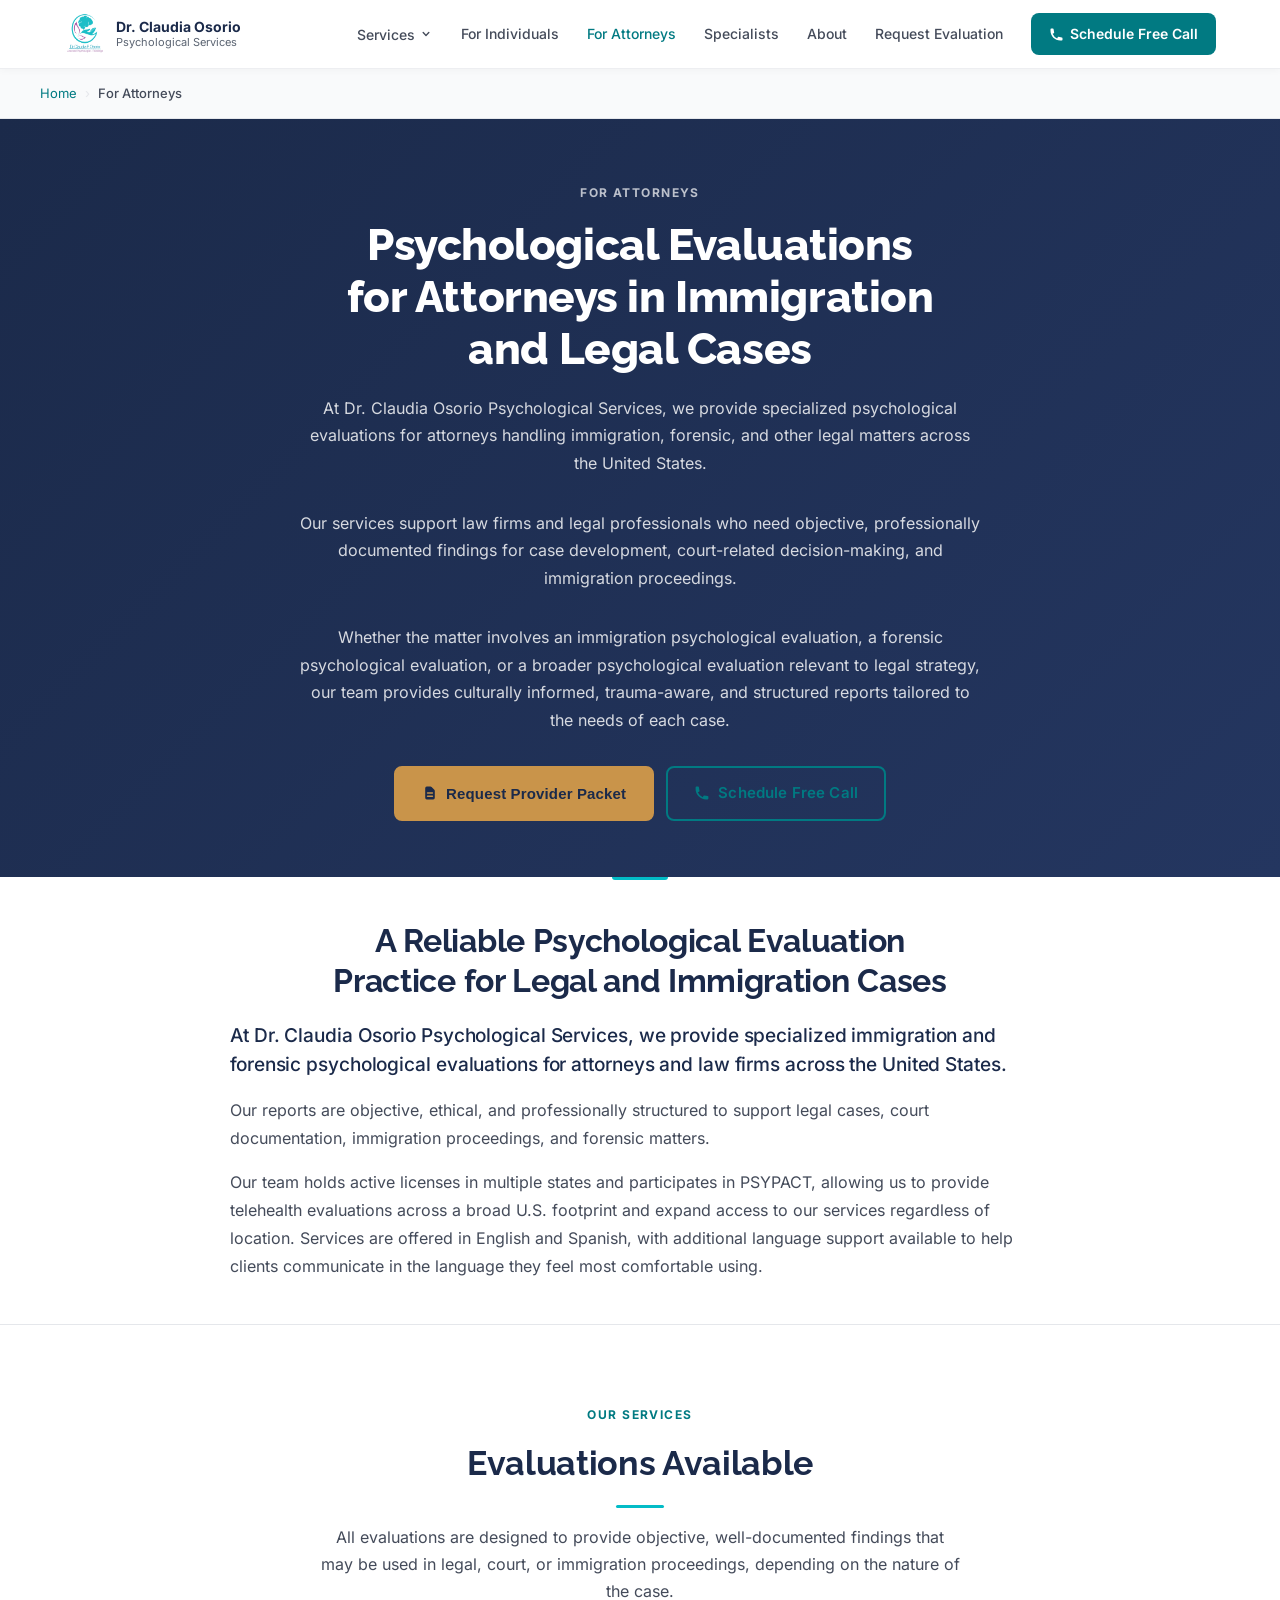
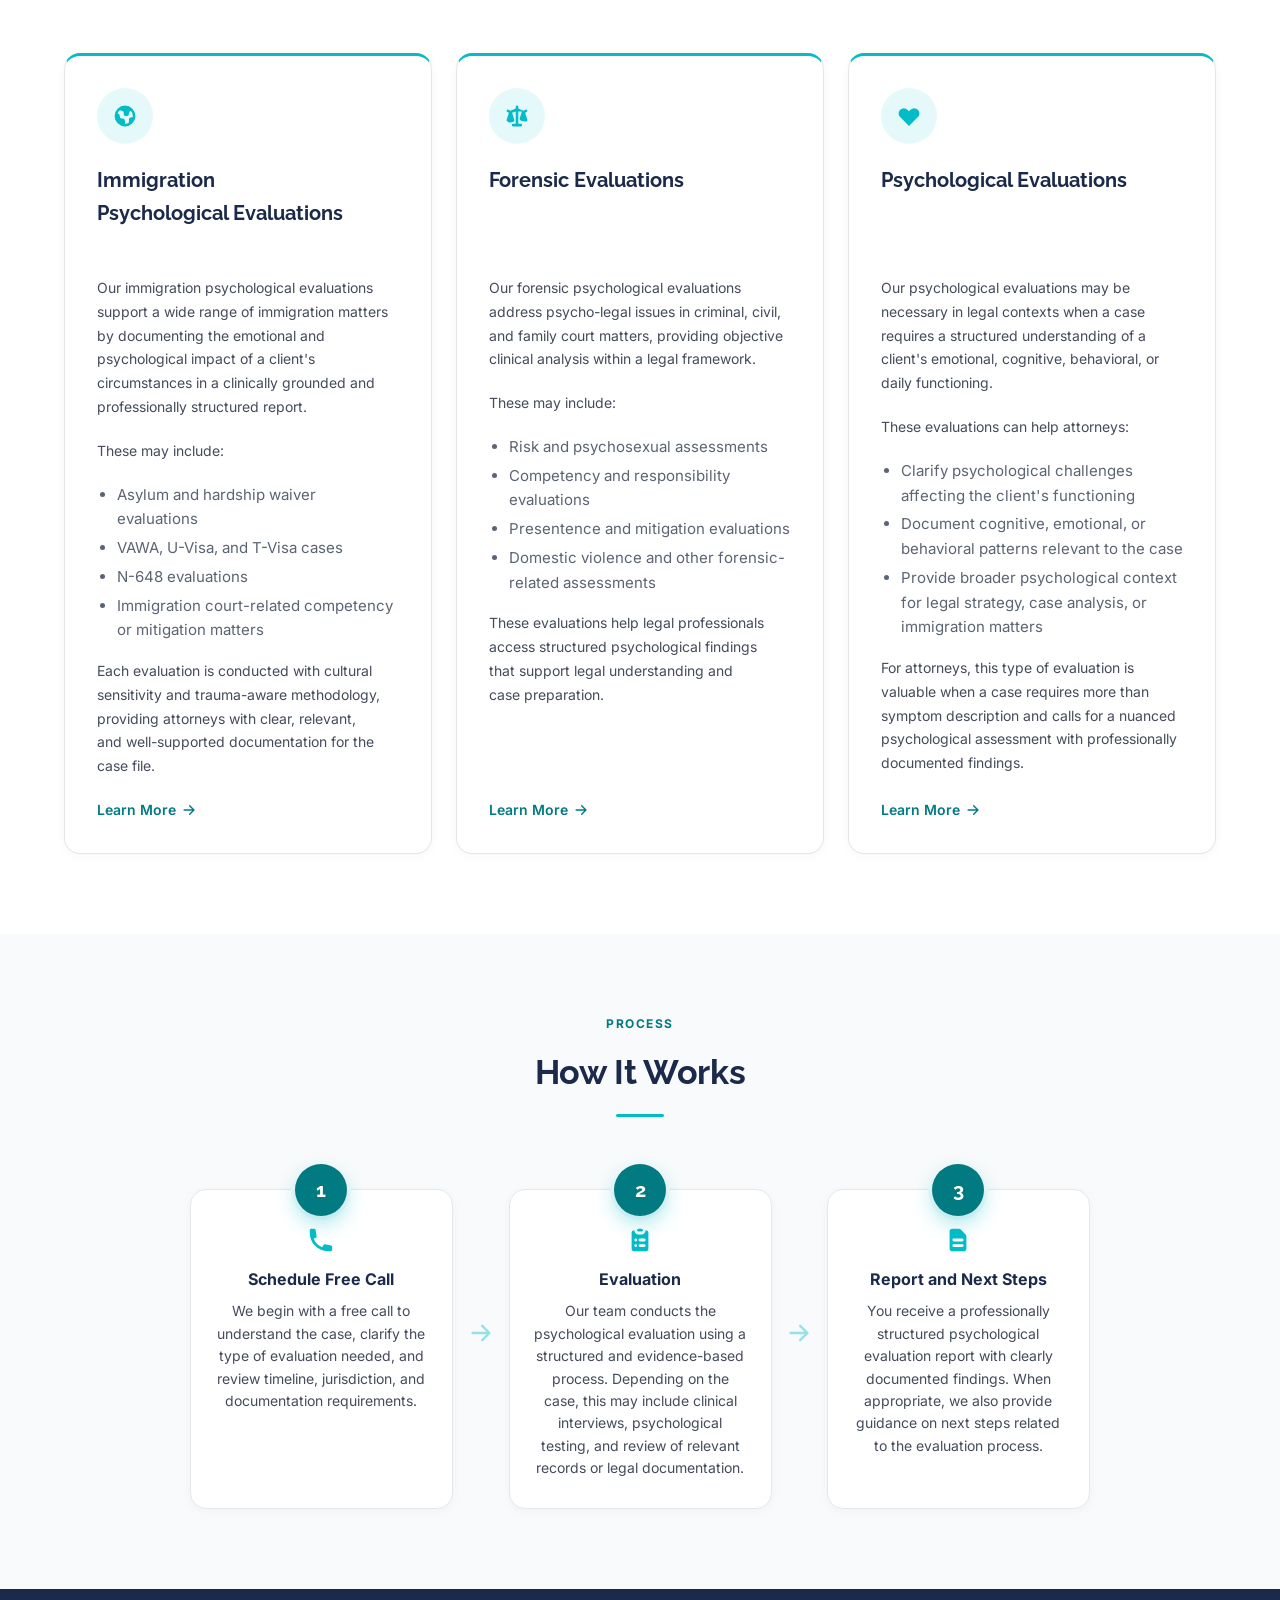
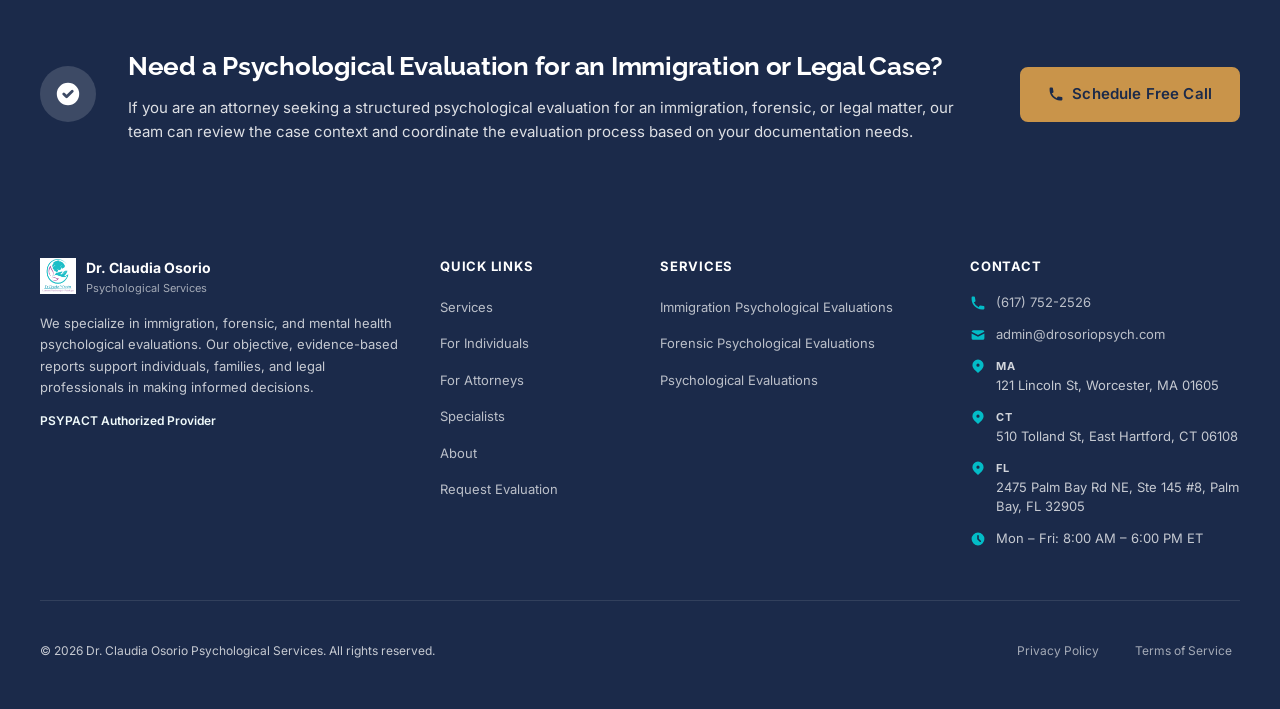
<file: for-attorneys.html>
<!DOCTYPE html>
<html lang="en">
<head>
  <meta charset="UTF-8" />
  <meta name="viewport" content="width=device-width, initial-scale=1.0" />
  <title>Psychological Evaluations for Attorneys | Dr. Claudia Osorio</title>
  <meta name="description" content="Psychological evaluations for immigration and legal cases. Objective, structured reports for attorneys and law firms across the U.S. PSYPACT authorized." />
  <meta name="robots" content="index, follow" />
  <link rel="canonical" href="https://psychevaluations.net/for-attorneys.html" />

  <!-- Open Graph -->
  <meta property="og:title" content="Psychological Evaluations for Attorneys | Dr. Claudia Osorio" />
  <meta property="og:description" content="Specialized psychological evaluations for attorneys handling immigration, forensic, and legal matters. PSYPACT authorized across 44 states." />
  <meta property="og:url" content="https://psychevaluations.net/for-attorneys.html" />
  <meta property="og:type" content="website" />
  <meta property="og:site_name" content="Dr. Claudia Osorio Psychological Services" />
  <meta property="og:locale" content="en_US" />
  <meta property="og:image" content="https://psychevaluations.net/images/optimized/dr-osorio-hero-c.jpg" />
  <meta property="og:image:width" content="800" />
  <meta property="og:image:height" content="900" />
  <meta property="og:image:alt" content="Dr. Claudia Osorio, Licensed Psychologist" />

  <!-- Twitter / X Card -->
  <meta name="twitter:card" content="summary_large_image" />
  <meta name="twitter:title" content="Evaluations for Attorneys | Dr. Claudia Osorio" />
  <meta name="twitter:description" content="Immigration, forensic, and psychological evaluations for attorneys and law firms. PSYPACT authorized for telehealth across 44 states." />
  <meta name="twitter:image" content="https://psychevaluations.net/images/optimized/dr-osorio-hero-c.jpg" />

  <!-- Favicon -->
  <link rel="icon" href="/favicon.ico" sizes="any" />
  <link rel="icon" href="/favicon.svg" type="image/svg+xml" />
  <link rel="apple-touch-icon" href="/apple-touch-icon.png" />

  <!-- Performance -->
  <link rel="stylesheet" href="css/styles.css?v=31" />

  <!-- Structured Data: BreadcrumbList + WebPage -->
  <script type="application/ld+json">
  {
    "@context": "https://schema.org",
    "@graph": [
      {
        "@type": "BreadcrumbList",
        "itemListElement": [
          { "@type": "ListItem", "position": 1, "name": "Home", "item": "https://psychevaluations.net/" },
          { "@type": "ListItem", "position": 2, "name": "For Attorneys", "item": "https://psychevaluations.net/for-attorneys.html" }
        ]
      },
      {
        "@type": "WebPage",
        "@id": "https://psychevaluations.net/for-attorneys.html",
        "url": "https://psychevaluations.net/for-attorneys.html",
        "name": "Psychological Evaluations for Attorneys | Dr. Claudia Osorio",
        "description": "Psychological evaluations for attorneys handling immigration, forensic, and legal matters. Objective, professionally documented reports.",
        "isPartOf": { "@id": "https://psychevaluations.net/#website" },
        "provider": { "@id": "https://psychevaluations.net/#organization" },
        "primaryImageOfPage": "https://psychevaluations.net/images/optimized/dr-osorio-hero-c.jpg",
        "dateModified": "2026-06-16",
        "inLanguage": "en"
      }
    ]
  }
  </script>
</head>
<body>

<!-- Skip link: invisible until focused with Tab, jumps over the nav for keyboard users. -->
<a class="skip-link" href="#main">Skip to main content</a>

<!-- ============ NAVIGATION ============ -->
<nav class="nav" role="navigation" aria-label="Main navigation">
  <div class="nav__inner">
    <a href="index.html" class="nav__logo" aria-label="Dr. Claudia Osorio Psychological Services, Home">
      <img src="images/optimized/logo.png" alt="Dr. Claudia Osorio Psychological Services logo" class="nav__logo-img" width="42" height="42" />
      <div class="nav__logo-text">
        <div class="nav__logo-name">Dr. Claudia Osorio</div>
        <div class="nav__logo-sub">Psychological Services</div>
      </div>
    </a>

    <div class="nav__links" id="nav-links">
      <div class="nav__dropdown">
        <button class="nav__link nav__dropdown-toggle" aria-expanded="false" aria-haspopup="true" aria-controls="services-menu">
          Services
          <svg xmlns="http://www.w3.org/2000/svg" width="14" height="14" viewBox="0 0 20 20" fill="currentColor" aria-hidden="true"><path fill-rule="evenodd" d="M5.293 7.293a1 1 0 011.414 0L10 10.586l3.293-3.293a1 1 0 111.414 1.414l-4 4a1 1 0 01-1.414 0l-4-4a1 1 0 010-1.414z" clip-rule="evenodd"/></svg>
        </button>
        <div class="nav__dropdown-menu" id="services-menu">
          <a href="immigration-psychological-evaluations.html" class="nav__dropdown-item">Immigration Evaluations</a>
          <a href="forensic-psychological-evaluations.html" class="nav__dropdown-item">Forensic Evaluations</a>
          <a href="mental-health-psychological-evaluations.html" class="nav__dropdown-item">Psychological Evaluations</a>
        </div>
      </div>
      <a href="for-individuals.html" class="nav__link">For Individuals</a>
      <a href="for-attorneys.html" class="nav__link">For Attorneys</a>
      <a href="specialists.html" class="nav__link">Specialists</a>
      <a href="about.html" class="nav__link">About</a>
      <a href="for-individuals.html#evaluation-types" class="nav__link">Request Evaluation</a>
      <a href="tel:+16177522526" class="nav__cta">
        <svg xmlns="http://www.w3.org/2000/svg" width="15" height="15" viewBox="0 0 20 20" fill="currentColor" aria-hidden="true"><path d="M2 3a1 1 0 011-1h2.153a1 1 0 01.986.836l.74 4.435a1 1 0 01-.54 1.06l-1.548.773a11.037 11.037 0 006.105 6.105l.774-1.548a1 1 0 011.059-.54l4.435.74a1 1 0 01.836.986V17a1 1 0 01-1 1h-2C7.82 18 2 12.18 2 5V3z"/></svg>
        Schedule Free Call
      </a>
    </div>

    <div class="nav__mobile-right">
      <a href="tel:+16177522526" class="nav__mobile-cta" aria-label="Schedule free call">
        <svg xmlns="http://www.w3.org/2000/svg" width="15" height="15" viewBox="0 0 20 20" fill="currentColor" aria-hidden="true"><path d="M2 3a1 1 0 011-1h2.153a1 1 0 01.986.836l.74 4.435a1 1 0 01-.54 1.06l-1.548.773a11.037 11.037 0 006.105 6.105l.774-1.548a1 1 0 011.059-.54l4.435.74a1 1 0 01.836.986V17a1 1 0 01-1 1h-2C7.82 18 2 12.18 2 5V3z"/></svg>
        Free Call
      </a>
      <button class="nav__menu-btn" aria-expanded="false" aria-controls="nav-links" aria-label="Open menu">
        <svg xmlns="http://www.w3.org/2000/svg" width="22" height="22" viewBox="0 0 24 24" fill="none" stroke="currentColor" stroke-width="2" stroke-linecap="round" stroke-linejoin="round" aria-hidden="true"><line x1="3" y1="6" x2="21" y2="6"/><line x1="3" y1="12" x2="21" y2="12"/><line x1="3" y1="18" x2="21" y2="18"/></svg>
      </button>
    </div>
  </div>
</nav>

<main id="main">

<!-- ============ BREADCRUMB ============ -->
<nav class="breadcrumb" aria-label="Breadcrumb">
  <div class="breadcrumb__inner">
    <a href="index.html">Home</a>
    <span class="breadcrumb__sep" aria-hidden="true">›</span>
    <span class="breadcrumb__current">For Attorneys</span>
  </div>
</nav>

<!-- ============ PAGE HERO ============ -->
<section class="page-hero" aria-labelledby="page-hero-title">
  <div class="page-hero__inner">
    <p class="page-hero__label">For Attorneys</p>
    <h1 class="page-hero__title" id="page-hero-title">Psychological Evaluations for Attorneys in Immigration and Legal Cases</h1>
    <p class="page-hero__body">At Dr. Claudia Osorio Psychological Services, we provide specialized psychological evaluations for attorneys handling immigration, forensic, and other legal matters across the United States.</p>
    <p class="page-hero__body">Our services support law firms and legal professionals who need objective, professionally documented findings for case development, court-related decision-making, and immigration proceedings.</p>
    <p class="page-hero__body">Whether the matter involves an immigration psychological evaluation, a forensic psychological evaluation, or a broader psychological evaluation relevant to legal strategy, our team provides culturally informed, trauma-aware, and structured reports tailored to the needs of each case.</p>
    <div class="page-hero__actions">
      <button type="button" class="btn btn--gold" data-open-modal="modal-request-provider-packet">
        <svg xmlns="http://www.w3.org/2000/svg" width="16" height="16" viewBox="0 0 20 20" fill="currentColor" aria-hidden="true"><path fill-rule="evenodd" d="M4 4a2 2 0 012-2h4.586A2 2 0 0112 2.586L15.414 6A2 2 0 0116 7.414V16a2 2 0 01-2 2H6a2 2 0 01-2-2V4zm2 6a1 1 0 011-1h6a1 1 0 110 2H7a1 1 0 01-1-1zm1 3a1 1 0 100 2h6a1 1 0 100-2H7z" clip-rule="evenodd"/></svg>
        Request Provider Packet
      </button>
      <a href="tel:+16177522526" class="btn btn--outline">
        <svg xmlns="http://www.w3.org/2000/svg" width="16" height="16" viewBox="0 0 20 20" fill="currentColor" aria-hidden="true"><path d="M2 3a1 1 0 011-1h2.153a1 1 0 01.986.836l.74 4.435a1 1 0 01-.54 1.06l-1.548.773a11.037 11.037 0 006.105 6.105l.774-1.548a1 1 0 011.059-.54l4.435.74a1 1 0 01.836.986V17a1 1 0 01-1 1h-2C7.82 18 2 12.18 2 5V3z"/></svg>
        Schedule Free Call
      </a>
    </div>
  </div>
</section>

<!-- ============ INTRO SECTION ============ -->
<section class="intro-section" aria-labelledby="intro-heading">
  <div class="intro-section__inner">
    <h2 class="intro-section__title" id="intro-heading">A Reliable Psychological Evaluation Practice for Legal and Immigration Cases</h2>
    <p>At Dr. Claudia Osorio Psychological Services, we provide specialized immigration and forensic psychological evaluations for attorneys and law firms across the United States.</p>
    <p>Our reports are objective, ethical, and professionally structured to support legal cases, court documentation, immigration proceedings, and forensic matters.</p>
    <p>Our team holds active licenses in multiple states and participates in PSYPACT, allowing us to provide telehealth evaluations across a broad U.S. footprint and expand access to our services regardless of location. Services are offered in English and Spanish, with additional language support available to help clients communicate in the language they feel most comfortable using.</p>
  </div>
</section>

<!-- ============ EVALUATIONS AVAILABLE ============ -->
<section class="services" id="evaluation-types" aria-labelledby="evals-heading">
  <div class="container">
    <div class="section-header">
      <p class="section-header__label">Our Services</p>
      <h2 class="section-header__title" id="evals-heading">Evaluations Available</h2>
      <div class="section-header__divider" aria-hidden="true"></div>
      <p class="section-header__body">All evaluations are designed to provide objective, well-documented findings that may be used in legal, court, or immigration proceedings, depending on the nature of the case.</p>
    </div>

    <div class="services__grid" role="list">

      <!-- Card 1: Immigration -->
      <article class="service-card" role="listitem">
        <div class="service-card__icon-wrap" aria-hidden="true">
          <svg xmlns="http://www.w3.org/2000/svg" width="26" height="26" viewBox="0 0 20 20" fill="currentColor"><path fill-rule="evenodd" d="M10 18a8 8 0 100-16 8 8 0 000 16zM4.332 8.027a6.012 6.012 0 011.912-2.706C6.512 5.73 6.974 6 7.5 6A1.5 1.5 0 019 7.5V8a2 2 0 004 0 2 2 0 011.523-1.943A5.977 5.977 0 0116 10c0 .34-.028.675-.083 1H15a2 2 0 00-2 2v2.197A5.973 5.973 0 0110 16v-2a2 2 0 00-2-2 2 2 0 01-2-2 2 2 0 00-1.668-1.973z" clip-rule="evenodd"/></svg>
        </div>
        <h3 class="service-card__title">Immigration Psychological Evaluations</h3>
        <p class="service-card__body">Our immigration psychological evaluations support a wide range of immigration matters by documenting the emotional and psychological impact of a client's circumstances in a clinically grounded and professionally structured report.</p>
        <p class="service-card__body">These may include:</p>
        <ul class="service-card__list">
          <li>Asylum and hardship waiver evaluations</li>
          <li>VAWA, U-Visa, and T-Visa cases</li>
          <li>N-648 evaluations</li>
          <li>Immigration court-related competency or mitigation matters</li>
        </ul>
        <p class="service-card__body">Each evaluation is conducted with cultural sensitivity and trauma-aware methodology, providing attorneys with clear, relevant, and well-supported documentation for the case file.</p>
        <a href="immigration-psychological-evaluations.html" class="service-card__link">
          Learn More
          <svg xmlns="http://www.w3.org/2000/svg" width="14" height="14" viewBox="0 0 20 20" fill="currentColor" aria-hidden="true"><path fill-rule="evenodd" d="M10.293 3.293a1 1 0 011.414 0l6 6a1 1 0 010 1.414l-6 6a1 1 0 01-1.414-1.414L14.586 11H3a1 1 0 110-2h11.586l-4.293-4.293a1 1 0 010-1.414z" clip-rule="evenodd"/></svg>
        </a>
      </article>

      <!-- Card 2: Forensic -->
      <article class="service-card" role="listitem">
        <div class="service-card__icon-wrap" aria-hidden="true">
          <svg xmlns="http://www.w3.org/2000/svg" width="26" height="26" viewBox="0 0 20 20" fill="currentColor"><path fill-rule="evenodd" d="M10 2a1 1 0 011 1v1.323l3.954 1.582 1.599-.8a1 1 0 01.894 1.79l-1.233.616 1.738 5.42a1 1 0 01-.285 1.05A3.989 3.989 0 0115 14a3.989 3.989 0 01-2.667-1.019 1 1 0 01-.285-1.05l1.715-5.349L11 6.477V16h2a1 1 0 110 2H7a1 1 0 110-2h2V6.477L6.237 7.582l1.715 5.349a1 1 0 01-.285 1.05A3.989 3.989 0 015 15a3.989 3.989 0 01-2.667-1.019 1 1 0 01-.285-1.05l1.738-5.42-1.233-.616a1 1 0 01.894-1.79l1.599.8L9 4.323V3a1 1 0 011-1z" clip-rule="evenodd"/></svg>
        </div>
        <h3 class="service-card__title">Forensic Evaluations</h3>
        <p class="service-card__body">Our forensic psychological evaluations address psycho-legal issues in criminal, civil, and family court matters, providing objective clinical analysis within a legal framework.</p>
        <p class="service-card__body">These may include:</p>
        <ul class="service-card__list">
          <li>Risk and psychosexual assessments</li>
          <li>Competency and responsibility evaluations</li>
          <li>Presentence and mitigation evaluations</li>
          <li>Domestic violence and other forensic-related assessments</li>
        </ul>
        <p class="service-card__body">These evaluations help legal professionals access structured psychological findings that support legal understanding and case preparation.</p>
        <a href="forensic-psychological-evaluations.html" class="service-card__link">
          Learn More
          <svg xmlns="http://www.w3.org/2000/svg" width="14" height="14" viewBox="0 0 20 20" fill="currentColor" aria-hidden="true"><path fill-rule="evenodd" d="M10.293 3.293a1 1 0 011.414 0l6 6a1 1 0 010 1.414l-6 6a1 1 0 01-1.414-1.414L14.586 11H3a1 1 0 110-2h11.586l-4.293-4.293a1 1 0 010-1.414z" clip-rule="evenodd"/></svg>
        </a>
      </article>

      <!-- Card 3: Psychological -->
      <article class="service-card" role="listitem">
        <div class="service-card__icon-wrap" aria-hidden="true">
          <svg xmlns="http://www.w3.org/2000/svg" width="26" height="26" viewBox="0 0 20 20" fill="currentColor"><path fill-rule="evenodd" d="M3.172 5.172a4 4 0 015.656 0L10 6.343l1.172-1.171a4 4 0 115.656 5.656L10 17.657l-6.828-6.829a4 4 0 010-5.656z" clip-rule="evenodd"/></svg>
        </div>
        <h3 class="service-card__title">Psychological Evaluations</h3>
        <p class="service-card__body">Our psychological evaluations may be necessary in legal contexts when a case requires a structured understanding of a client's emotional, cognitive, behavioral, or daily functioning.</p>
        <p class="service-card__body">These evaluations can help attorneys:</p>
        <ul class="service-card__list">
          <li>Clarify psychological challenges affecting the client's functioning</li>
          <li>Document cognitive, emotional, or behavioral patterns relevant to the case</li>
          <li>Provide broader psychological context for legal strategy, case analysis, or immigration matters</li>
        </ul>
        <p class="service-card__body">For attorneys, this type of evaluation is valuable when a case requires more than symptom description and calls for a nuanced psychological assessment with professionally documented findings.</p>
        <a href="mental-health-psychological-evaluations.html" class="service-card__link">
          Learn More
          <svg xmlns="http://www.w3.org/2000/svg" width="14" height="14" viewBox="0 0 20 20" fill="currentColor" aria-hidden="true"><path fill-rule="evenodd" d="M10.293 3.293a1 1 0 011.414 0l6 6a1 1 0 010 1.414l-6 6a1 1 0 01-1.414-1.414L14.586 11H3a1 1 0 110-2h11.586l-4.293-4.293a1 1 0 010-1.414z" clip-rule="evenodd"/></svg>
        </a>
      </article>

    </div>
  </div>
</section>

<!-- ============ HOW IT WORKS ============ -->
<section class="process" aria-labelledby="process-heading">
  <div class="container">
    <div class="section-header">
      <p class="section-header__label">Process</p>
      <h2 class="section-header__title" id="process-heading">How It Works</h2>
      <div class="section-header__divider" aria-hidden="true"></div>
    </div>

    <div class="process__steps" role="list">

      <div class="process__step" role="listitem">
        <div class="process__step-num" aria-label="Step 1">1</div>
        <svg class="process__step-icon" xmlns="http://www.w3.org/2000/svg" width="28" height="28" viewBox="0 0 20 20" fill="currentColor" aria-hidden="true"><path d="M2 3a1 1 0 011-1h2.153a1 1 0 01.986.836l.74 4.435a1 1 0 01-.54 1.06l-1.548.773a11.037 11.037 0 006.105 6.105l.774-1.548a1 1 0 011.059-.54l4.435.74a1 1 0 01.836.986V17a1 1 0 01-1 1h-2C7.82 18 2 12.18 2 5V3z"/></svg>
        <h3 class="process__step-title">Schedule Free Call</h3>
        <p class="process__step-body">We begin with a free call to understand the case, clarify the type of evaluation needed, and review timeline, jurisdiction, and documentation requirements.</p>
      </div>

      <div class="process__arrow" aria-hidden="true">
        <svg xmlns="http://www.w3.org/2000/svg" width="24" height="24" viewBox="0 0 20 20" fill="currentColor"><path fill-rule="evenodd" d="M10.293 3.293a1 1 0 011.414 0l6 6a1 1 0 010 1.414l-6 6a1 1 0 01-1.414-1.414L14.586 11H3a1 1 0 110-2h11.586l-4.293-4.293a1 1 0 010-1.414z" clip-rule="evenodd"/></svg>
      </div>

      <div class="process__step" role="listitem">
        <div class="process__step-num" aria-label="Step 2">2</div>
        <svg class="process__step-icon" xmlns="http://www.w3.org/2000/svg" width="28" height="28" viewBox="0 0 20 20" fill="currentColor" aria-hidden="true"><path d="M9 2a1 1 0 000 2h2a1 1 0 100-2H9z"/><path fill-rule="evenodd" d="M4 5a2 2 0 012-2 3 3 0 003 3h2a3 3 0 003-3 2 2 0 012 2v11a2 2 0 01-2 2H6a2 2 0 01-2-2V5zm3 4a1 1 0 000 2h.01a1 1 0 100-2H7zm3 0a1 1 0 000 2h3a1 1 0 100-2h-3zm-3 4a1 1 0 100 2h.01a1 1 0 100-2H7zm3 0a1 1 0 100 2h3a1 1 0 100-2h-3z" clip-rule="evenodd"/></svg>
        <h3 class="process__step-title">Evaluation</h3>
        <p class="process__step-body">Our team conducts the psychological evaluation using a structured and evidence-based process. Depending on the case, this may include clinical interviews, psychological testing, and review of relevant records or legal documentation.</p>
      </div>

      <div class="process__arrow" aria-hidden="true">
        <svg xmlns="http://www.w3.org/2000/svg" width="24" height="24" viewBox="0 0 20 20" fill="currentColor"><path fill-rule="evenodd" d="M10.293 3.293a1 1 0 011.414 0l6 6a1 1 0 010 1.414l-6 6a1 1 0 01-1.414-1.414L14.586 11H3a1 1 0 110-2h11.586l-4.293-4.293a1 1 0 010-1.414z" clip-rule="evenodd"/></svg>
      </div>

      <div class="process__step" role="listitem">
        <div class="process__step-num" aria-label="Step 3">3</div>
        <svg class="process__step-icon" xmlns="http://www.w3.org/2000/svg" width="28" height="28" viewBox="0 0 20 20" fill="currentColor" aria-hidden="true"><path fill-rule="evenodd" d="M4 4a2 2 0 012-2h4.586A2 2 0 0112 2.586L15.414 6A2 2 0 0116 7.414V16a2 2 0 01-2 2H6a2 2 0 01-2-2V4zm2 6a1 1 0 011-1h6a1 1 0 110 2H7a1 1 0 01-1-1zm1 3a1 1 0 100 2h6a1 1 0 100-2H7z" clip-rule="evenodd"/></svg>
        <h3 class="process__step-title">Report and Next Steps</h3>
        <p class="process__step-body">You receive a professionally structured psychological evaluation report with clearly documented findings. When appropriate, we also provide guidance on next steps related to the evaluation process.</p>
      </div>

    </div>
  </div>
</section>

<!-- ============ CTA BANNER ============ -->
<section class="cta-banner cta-banner--navy" aria-labelledby="cta-heading">
  <div class="cta-banner__inner">
    <div class="cta-banner__icon" aria-hidden="true">
      <svg xmlns="http://www.w3.org/2000/svg" width="28" height="28" viewBox="0 0 20 20" fill="currentColor"><path fill-rule="evenodd" d="M10 2a8 8 0 100 16 8 8 0 000-16zm3.707 6.707a1 1 0 00-1.414-1.414L9 10.586 7.707 9.293a1 1 0 00-1.414 1.414l2 2a1 1 0 001.414 0l4-4z" clip-rule="evenodd"/></svg>
    </div>
    <div class="cta-banner__content">
      <h2 class="cta-banner__title" id="cta-heading">Need a Psychological Evaluation for an Immigration or Legal Case?</h2>
      <p class="cta-banner__body">If you are an attorney seeking a structured psychological evaluation for an immigration, forensic, or legal matter, our team can review the case context and coordinate the evaluation process based on your documentation needs.</p>
    </div>
    <div class="cta-banner__actions">
      <a href="tel:+16177522526" class="btn btn--gold">
        <svg xmlns="http://www.w3.org/2000/svg" width="16" height="16" viewBox="0 0 20 20" fill="currentColor" aria-hidden="true"><path d="M2 3a1 1 0 011-1h2.153a1 1 0 01.986.836l.74 4.435a1 1 0 01-.54 1.06l-1.548.773a11.037 11.037 0 006.105 6.105l.774-1.548a1 1 0 011.059-.54l4.435.74a1 1 0 01.836.986V17a1 1 0 01-1 1h-2C7.82 18 2 12.18 2 5V3z"/></svg>
        Schedule Free Call
      </a>
    </div>
  </div>
</section>

</main>

<!-- ============ FOOTER ============ -->
<footer class="footer" role="contentinfo">
  <div class="footer__grid">

    <!-- Col 1: Brand -->
    <div>
      <div class="footer__logo">
        <img src="images/optimized/logo.png" alt="Dr. Claudia Osorio Psychological Services" width="36" height="36" loading="lazy" />
        <div>
          <div class="footer__logo-name">Dr. Claudia Osorio</div>
          <div class="footer__logo-sub">Psychological Services</div>
        </div>
      </div>
      <p class="footer__tagline">We specialize in immigration, forensic, and mental health psychological evaluations. Our objective, evidence-based reports support individuals, families, and legal professionals in making informed decisions.</p>
      <p class="footer__psypact">PSYPACT Authorized Provider</p>
    </div>

    <!-- Col 2: Quick Links -->
    <nav aria-label="Footer quick links">
      <p class="footer__col-title">Quick Links</p>
      <ul class="footer__links" role="list">
        <li><a href="index.html#services-heading" class="footer__link">Services</a></li>
        <li><a href="for-individuals.html" class="footer__link">For Individuals</a></li>
        <li><a href="for-attorneys.html" class="footer__link">For Attorneys</a></li>
        <li><a href="specialists.html" class="footer__link">Specialists</a></li>
        <li><a href="about.html" class="footer__link">About</a></li>
        <li><a href="for-individuals.html#evaluation-types" class="footer__link">Request Evaluation</a></li>
      </ul>
    </nav>

    <!-- Col 3: Services -->
    <nav aria-label="Footer services links">
      <p class="footer__col-title">Services</p>
      <ul class="footer__links" role="list">
        <li><a href="immigration-psychological-evaluations.html" class="footer__link">Immigration Psychological Evaluations</a></li>
        <li><a href="forensic-psychological-evaluations.html" class="footer__link">Forensic Psychological Evaluations</a></li>
        <li><a href="mental-health-psychological-evaluations.html" class="footer__link">Psychological Evaluations</a></li>
      </ul>
    </nav>

    <!-- Col 4: Contact -->
    <div>
      <p class="footer__col-title">Contact</p>
      <div class="footer__contact-item">
        <svg xmlns="http://www.w3.org/2000/svg" width="16" height="16" viewBox="0 0 20 20" fill="currentColor" aria-hidden="true"><path d="M2 3a1 1 0 011-1h2.153a1 1 0 01.986.836l.74 4.435a1 1 0 01-.54 1.06l-1.548.773a11.037 11.037 0 006.105 6.105l.774-1.548a1 1 0 011.059-.54l4.435.74a1 1 0 01.836.986V17a1 1 0 01-1 1h-2C7.82 18 2 12.18 2 5V3z"/></svg>
        <a href="tel:+16177522526" class="footer__link">(617) 752-2526</a>
      </div>
      <div class="footer__contact-item">
        <svg xmlns="http://www.w3.org/2000/svg" width="16" height="16" viewBox="0 0 20 20" fill="currentColor" aria-hidden="true"><path d="M2.003 5.884L10 9.882l7.997-3.998A2 2 0 0016 4H4a2 2 0 00-1.997 1.884z"/><path d="M18 8.118l-8 4-8-4V14a2 2 0 002 2h12a2 2 0 002-2V8.118z"/></svg>
        <a href="mailto:admin@drosoriopsych.com" class="footer__link">admin@drosoriopsych.com</a>
      </div>
      <div class="footer__contact-item">
        <svg xmlns="http://www.w3.org/2000/svg" width="16" height="16" viewBox="0 0 20 20" fill="currentColor" aria-hidden="true"><path fill-rule="evenodd" d="M5.05 4.05a7 7 0 119.9 9.9L10 18.9l-4.95-4.95a7 7 0 010-9.9zM10 11a2 2 0 100-4 2 2 0 000 4z" clip-rule="evenodd"/></svg>
        <div><strong class="footer__region-tag">MA</strong><br>121 Lincoln St, Worcester, MA 01605</div>
      </div>
      <div class="footer__contact-item">
        <svg xmlns="http://www.w3.org/2000/svg" width="16" height="16" viewBox="0 0 20 20" fill="currentColor" aria-hidden="true"><path fill-rule="evenodd" d="M5.05 4.05a7 7 0 119.9 9.9L10 18.9l-4.95-4.95a7 7 0 010-9.9zM10 11a2 2 0 100-4 2 2 0 000 4z" clip-rule="evenodd"/></svg>
        <div><strong class="footer__region-tag">CT</strong><br>510 Tolland St, East Hartford, CT 06108</div>
      </div>
      <div class="footer__contact-item">
        <svg xmlns="http://www.w3.org/2000/svg" width="16" height="16" viewBox="0 0 20 20" fill="currentColor" aria-hidden="true"><path fill-rule="evenodd" d="M5.05 4.05a7 7 0 119.9 9.9L10 18.9l-4.95-4.95a7 7 0 010-9.9zM10 11a2 2 0 100-4 2 2 0 000 4z" clip-rule="evenodd"/></svg>
        <div><strong class="footer__region-tag">FL</strong><br>2475 Palm Bay Rd NE, Ste 145 #8, Palm Bay, FL 32905</div>
      </div>
      <div class="footer__contact-item footer__contact-item--spaced">
        <svg xmlns="http://www.w3.org/2000/svg" width="16" height="16" viewBox="0 0 20 20" fill="currentColor" aria-hidden="true"><path fill-rule="evenodd" d="M10 18a8 8 0 100-16 8 8 0 000 16zm1-12a1 1 0 10-2 0v4a1 1 0 00.293.707l2.828 2.829a1 1 0 101.415-1.415L11 9.586V6z" clip-rule="evenodd"/></svg>
        Mon – Fri: 8:00 AM – 6:00 PM ET
      </div>
    </div>

  </div>

  <div class="footer__bottom">
    <p class="footer__copy">&copy; 2026 Dr. Claudia Osorio Psychological Services. All rights reserved.</p>
    <nav class="footer__legal" aria-label="Legal links">
      <a href="privacy-policy.html">Privacy Policy</a>
      <a href="terms-of-service.html">Terms of Service</a>
    </nav>
  </div>
</footer>

<!-- ============ MODAL: REQUEST PROVIDER PACKET ============ -->
<dialog class="modal" id="modal-request-provider-packet" role="dialog" aria-modal="true" aria-labelledby="modal-request-title">
  <form class="modal__form" method="dialog" data-modal-form="request-provider-packet" aria-labelledby="modal-request-title">
    <header class="modal__header">
      <h2 class="modal__title" id="modal-request-title">Request Provider Packet</h2>
      <button type="button" class="modal__close" aria-label="Close dialog" data-close-modal>
        <svg xmlns="http://www.w3.org/2000/svg" width="20" height="20" viewBox="0 0 20 20" fill="currentColor" aria-hidden="true"><path fill-rule="evenodd" d="M4.293 4.293a1 1 0 011.414 0L10 8.586l4.293-4.293a1 1 0 111.414 1.414L11.414 10l4.293 4.293a1 1 0 01-1.414 1.414L10 11.414l-4.293 4.293a1 1 0 01-1.414-1.414L8.586 10 4.293 5.707a1 1 0 010-1.414z" clip-rule="evenodd"/></svg>
      </button>
    </header>

    <p class="modal__microcopy">For attorneys · Takes less than 1 minute · Please share a few details about the case and we will send our provider packet.</p>

    <p class="modal__intro">We will contact you based on the information provided to discuss the evaluation request for your case.</p>

    <h3 class="form__section-title">Contact Information</h3>

    <div class="form__row">
      <label class="form__field">
        <span class="form__label">Full Name <span class="form__required" aria-hidden="true">*</span></span>
        <input type="text" name="attorneyName" class="form__input" autocomplete="name" maxlength="100" required />
      </label>
      <label class="form__field">
        <span class="form__label">Email <span class="form__required" aria-hidden="true">*</span></span>
        <input type="email" name="email" class="form__input" autocomplete="email" maxlength="120" required />
      </label>
    </div>

    <div class="form__row">
      <label class="form__field">
        <span class="form__label">Law Firm</span>
        <input type="text" name="lawFirm" class="form__input" autocomplete="organization" maxlength="120" />
      </label>
      <label class="form__field">
        <span class="form__label">Phone</span>
        <input type="tel" name="phone" class="form__input" autocomplete="tel" maxlength="30" />
      </label>
    </div>

    <h3 class="form__section-title">Evaluation Details</h3>

    <div class="form__row">
      <label class="form__field">
        <span class="form__label">Type of Evaluation Needed <span class="form__required" aria-hidden="true">*</span></span>
        <select name="evaluationType" class="form__input form__select" required>
          <option value="">Select one</option>
          <option value="Immigration Psychological Evaluation">Immigration Psychological Evaluation</option>
          <option value="Forensic Psychological Evaluation">Forensic Psychological Evaluation</option>
          <option value="Psychological Evaluation">Psychological Evaluation</option>
          <option value="Not sure yet">Not sure yet</option>
        </select>
      </label>
      <label class="form__field">
        <span class="form__label">Jurisdiction State</span>
        <select name="jurisdiction" class="form__input form__select">
          <option value="">Select a state</option>
          <option value="Alabama">Alabama</option>
          <option value="Alaska">Alaska</option>
          <option value="Arizona">Arizona</option>
          <option value="Arkansas">Arkansas</option>
          <option value="California">California</option>
          <option value="Colorado">Colorado</option>
          <option value="Connecticut">Connecticut</option>
          <option value="Delaware">Delaware</option>
          <option value="District of Columbia">District of Columbia</option>
          <option value="Florida">Florida</option>
          <option value="Georgia">Georgia</option>
          <option value="Hawaii">Hawaii</option>
          <option value="Idaho">Idaho</option>
          <option value="Illinois">Illinois</option>
          <option value="Indiana">Indiana</option>
          <option value="Iowa">Iowa</option>
          <option value="Kansas">Kansas</option>
          <option value="Kentucky">Kentucky</option>
          <option value="Louisiana">Louisiana</option>
          <option value="Maine">Maine</option>
          <option value="Maryland">Maryland</option>
          <option value="Massachusetts">Massachusetts</option>
          <option value="Michigan">Michigan</option>
          <option value="Minnesota">Minnesota</option>
          <option value="Mississippi">Mississippi</option>
          <option value="Missouri">Missouri</option>
          <option value="Montana">Montana</option>
          <option value="Nebraska">Nebraska</option>
          <option value="Nevada">Nevada</option>
          <option value="New Hampshire">New Hampshire</option>
          <option value="New Jersey">New Jersey</option>
          <option value="New Mexico">New Mexico</option>
          <option value="New York">New York</option>
          <option value="North Carolina">North Carolina</option>
          <option value="North Dakota">North Dakota</option>
          <option value="Ohio">Ohio</option>
          <option value="Oklahoma">Oklahoma</option>
          <option value="Oregon">Oregon</option>
          <option value="Pennsylvania">Pennsylvania</option>
          <option value="Puerto Rico">Puerto Rico</option>
          <option value="Rhode Island">Rhode Island</option>
          <option value="South Carolina">South Carolina</option>
          <option value="South Dakota">South Dakota</option>
          <option value="Tennessee">Tennessee</option>
          <option value="Texas">Texas</option>
          <option value="Utah">Utah</option>
          <option value="Vermont">Vermont</option>
          <option value="Virginia">Virginia</option>
          <option value="Washington">Washington</option>
          <option value="West Virginia">West Virginia</option>
          <option value="Wisconsin">Wisconsin</option>
          <option value="Wyoming">Wyoming</option>
          <option value="Other / Federal">Other / Federal</option>
        </select>
      </label>
    </div>

    <label class="form__field">
      <span class="form__label">Case Urgency <span class="form__optional">(optional)</span></span>
      <select name="urgency" class="form__input form__select">
        <option value="">Select urgency</option>
        <option value="Urgent">Urgent</option>
        <option value="1-2 weeks">1-2 weeks</option>
        <option value="3-4 weeks">3-4 weeks</option>
      </select>
    </label>

    <label class="form__field">
      <span class="form__label">Brief Description of the Case</span>
      <textarea name="caseNotes" class="form__input form__textarea" rows="4" maxlength="2000" placeholder="Any specific details you would like us to consider."></textarea>
    </label>

    <p class="modal__note">By submitting this form, you authorize Dr. Claudia Osorio Psychological Services to respond to your inquiry by email and to contact you directly at the phone number provided. Please do not include confidential information or client identifying details in this form.</p>

    <div class="modal__actions">
      <button type="button" class="btn btn--ghost" data-close-modal>Cancel</button>
      <button type="submit" class="btn btn--gold">
        <svg xmlns="http://www.w3.org/2000/svg" width="16" height="16" viewBox="0 0 20 20" fill="currentColor" aria-hidden="true"><path d="M2.003 5.884L10 9.882l7.997-3.998A2 2 0 0016 4H4a2 2 0 00-1.997 1.884z"/><path d="M18 8.118l-8 4-8-4V14a2 2 0 002 2h12a2 2 0 002-2V8.118z"/></svg>
        Send Request
      </button>
    </div>
  </form>

  <div class="modal__confirmation" role="status" aria-live="polite" hidden>
    <div class="modal__confirmation-icon" aria-hidden="true">
      <svg xmlns="http://www.w3.org/2000/svg" width="28" height="28" viewBox="0 0 20 20" fill="currentColor"><path fill-rule="evenodd" d="M16.707 5.293a1 1 0 010 1.414l-8 8a1 1 0 01-1.414 0l-4-4a1 1 0 011.414-1.414L8 12.586l7.293-7.293a1 1 0 011.414 0z" clip-rule="evenodd"/></svg>
    </div>
    <h3 class="modal__confirmation-title">Your email client should now open</h3>
    <p class="modal__confirmation-body">If nothing happened, your default mail client may not be configured. You can email <a href="mailto:admin@drosoriopsych.com">admin@drosoriopsych.com</a> directly, or call <a href="tel:+16177522526">(617) 752-2526</a>.</p>
    <div class="modal__actions">
      <button type="button" class="btn btn--gold" data-close-modal>Close</button>
    </div>
  </div>
</dialog>

<script src="js/main.js?v=3"></script>
</body>
</html>
</file>
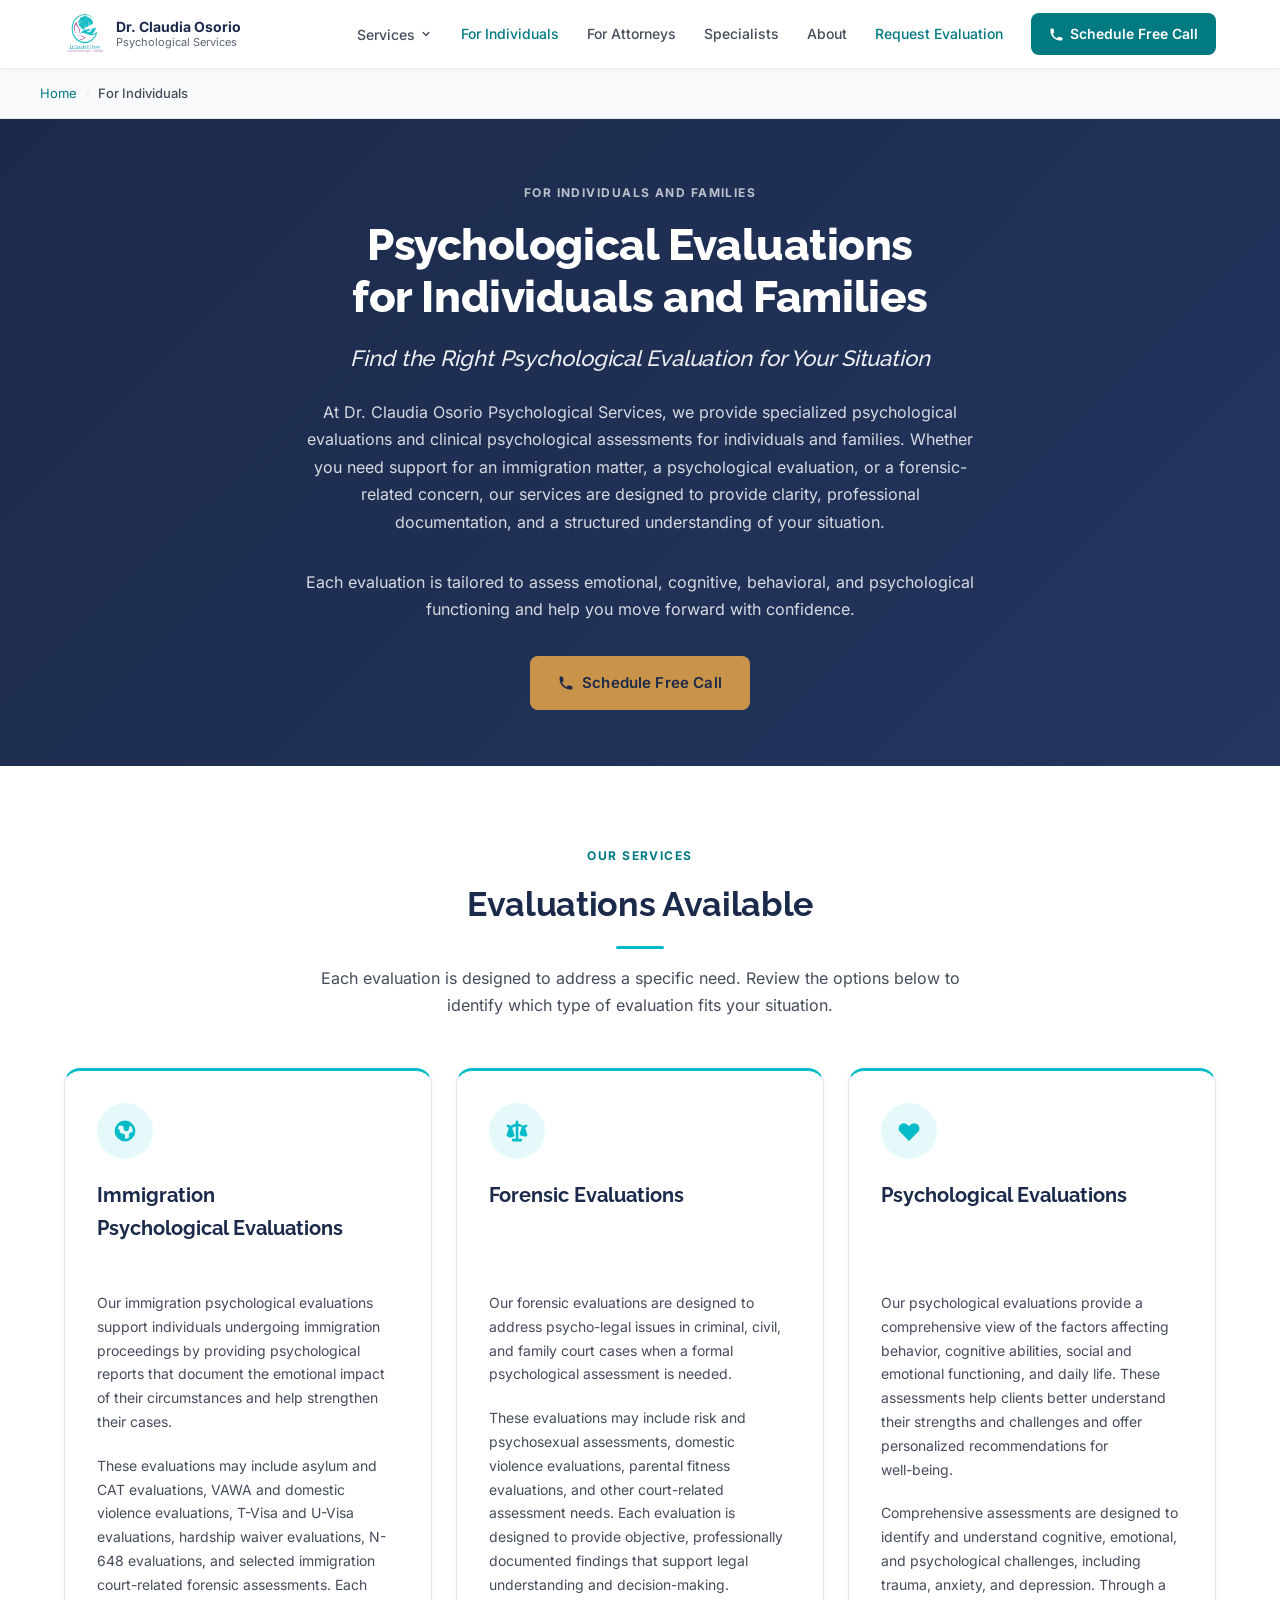
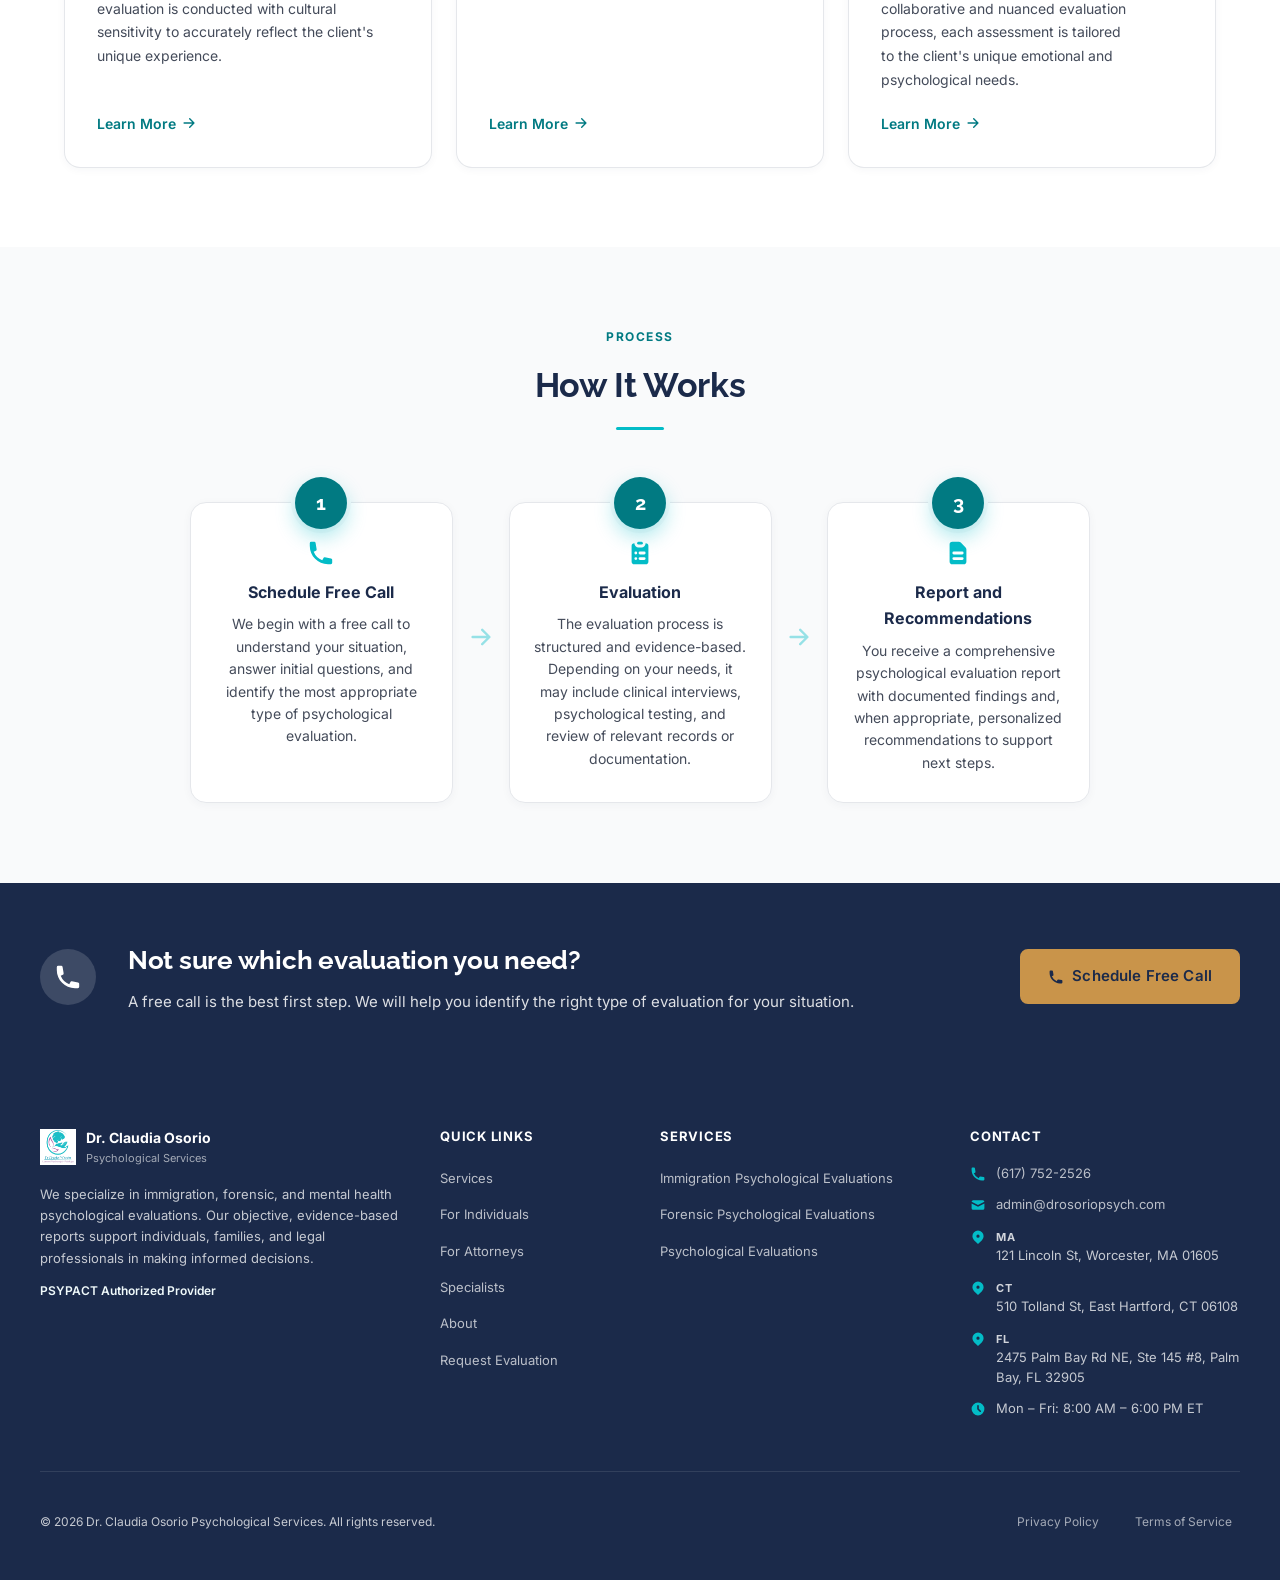
<file: for-individuals.html>
<!DOCTYPE html>
<html lang="en">
<head>
  <meta charset="UTF-8" />
  <meta name="viewport" content="width=device-width, initial-scale=1.0" />
  <title>Psychological Evaluations for Individuals and Families | Dr. Claudia Osorio</title>
  <meta name="description" content="Specialized psychological evaluations for individuals and families. Immigration, forensic, and mental health assessments with cultural sensitivity. PSYPACT authorized across 44 states. Offices in MA, CT, and FL." />
  <meta name="robots" content="index, follow" />
  <link rel="canonical" href="https://psychevaluations.net/for-individuals.html" />

  <!-- Open Graph -->
  <meta property="og:title" content="Psychological Evaluations for Individuals and Families | Dr. Claudia Osorio" />
  <meta property="og:description" content="Immigration, forensic, and mental health psychological evaluations for individuals and families. PSYPACT authorized for telehealth across 44 states. Offices in MA, CT, and FL." />
  <meta property="og:url" content="https://psychevaluations.net/for-individuals.html" />
  <meta property="og:type" content="website" />
  <meta property="og:site_name" content="Dr. Claudia Osorio Psychological Services" />
  <meta property="og:locale" content="en_US" />
  <meta property="og:image" content="https://psychevaluations.net/images/optimized/dr-osorio-hero-c.jpg" />
  <meta property="og:image:width" content="800" />
  <meta property="og:image:height" content="900" />
  <meta property="og:image:alt" content="Dr. Claudia Osorio, Licensed Psychologist" />

  <!-- Twitter / X Card -->
  <meta name="twitter:card" content="summary_large_image" />
  <meta name="twitter:title" content="Evaluations for Individuals and Families | Dr. Claudia Osorio" />
  <meta name="twitter:description" content="Immigration, forensic, and mental health psychological evaluations. PSYPACT authorized for telehealth across 44 states." />
  <meta name="twitter:image" content="https://psychevaluations.net/images/optimized/dr-osorio-hero-c.jpg" />

  <!-- Favicon -->
  <link rel="icon" href="/favicon.ico" sizes="any" />
  <link rel="icon" href="/favicon.svg" type="image/svg+xml" />
  <link rel="apple-touch-icon" href="/apple-touch-icon.png" />

  <!-- Performance -->
  <link rel="stylesheet" href="css/styles.css?v=31" />

  <!-- Structured Data: BreadcrumbList + WebPage -->
  <script type="application/ld+json">
  {
    "@context": "https://schema.org",
    "@graph": [
      {
        "@type": "BreadcrumbList",
        "itemListElement": [
          { "@type": "ListItem", "position": 1, "name": "Home", "item": "https://psychevaluations.net/" },
          { "@type": "ListItem", "position": 2, "name": "For Individuals", "item": "https://psychevaluations.net/for-individuals.html" }
        ]
      },
      {
        "@type": "WebPage",
        "@id": "https://psychevaluations.net/for-individuals.html",
        "url": "https://psychevaluations.net/for-individuals.html",
        "name": "Psychological Evaluations for Individuals and Families | Dr. Claudia Osorio",
        "description": "Specialized psychological evaluations for individuals and families. Immigration, forensic, and mental health assessments tailored to each client's situation.",
        "isPartOf": { "@id": "https://psychevaluations.net/#website" },
        "provider": { "@id": "https://psychevaluations.net/#organization" },
        "primaryImageOfPage": "https://psychevaluations.net/images/optimized/dr-osorio-hero-c.jpg",
        "dateModified": "2026-06-14",
        "inLanguage": "en"
      }
    ]
  }
  </script>
</head>
<body>

<!-- Skip link: invisible until focused with Tab, jumps over the nav for keyboard users. -->
<a class="skip-link" href="#main">Skip to main content</a>

<!-- ============ NAVIGATION ============ -->
<nav class="nav" role="navigation" aria-label="Main navigation">
  <div class="nav__inner">
    <a href="index.html" class="nav__logo" aria-label="Dr. Claudia Osorio Psychological Services, Home">
      <img src="images/optimized/logo.png" alt="Dr. Claudia Osorio Psychological Services logo" class="nav__logo-img" width="42" height="42" />
      <div class="nav__logo-text">
        <div class="nav__logo-name">Dr. Claudia Osorio</div>
        <div class="nav__logo-sub">Psychological Services</div>
      </div>
    </a>

    <div class="nav__links" id="nav-links">
      <div class="nav__dropdown">
        <button class="nav__link nav__dropdown-toggle" aria-expanded="false" aria-haspopup="true" aria-controls="services-menu">
          Services
          <svg xmlns="http://www.w3.org/2000/svg" width="14" height="14" viewBox="0 0 20 20" fill="currentColor" aria-hidden="true"><path fill-rule="evenodd" d="M5.293 7.293a1 1 0 011.414 0L10 10.586l3.293-3.293a1 1 0 111.414 1.414l-4 4a1 1 0 01-1.414 0l-4-4a1 1 0 010-1.414z" clip-rule="evenodd"/></svg>
        </button>
        <div class="nav__dropdown-menu" id="services-menu">
          <a href="immigration-psychological-evaluations.html" class="nav__dropdown-item">Immigration Evaluations</a>
          <a href="forensic-psychological-evaluations.html" class="nav__dropdown-item">Forensic Evaluations</a>
          <a href="mental-health-psychological-evaluations.html" class="nav__dropdown-item">Psychological Evaluations</a>
        </div>
      </div>
      <a href="for-individuals.html" class="nav__link">For Individuals</a>
      <a href="for-attorneys.html" class="nav__link">For Attorneys</a>
      <a href="specialists.html" class="nav__link">Specialists</a>
      <a href="about.html" class="nav__link">About</a>
      <a href="for-individuals.html#evaluation-types" class="nav__link">Request Evaluation</a>
      <a href="tel:+16177522526" class="nav__cta">
        <svg xmlns="http://www.w3.org/2000/svg" width="15" height="15" viewBox="0 0 20 20" fill="currentColor" aria-hidden="true"><path d="M2 3a1 1 0 011-1h2.153a1 1 0 01.986.836l.74 4.435a1 1 0 01-.54 1.06l-1.548.773a11.037 11.037 0 006.105 6.105l.774-1.548a1 1 0 011.059-.54l4.435.74a1 1 0 01.836.986V17a1 1 0 01-1 1h-2C7.82 18 2 12.18 2 5V3z"/></svg>
        Schedule Free Call
      </a>
    </div>

    <div class="nav__mobile-right">
      <a href="tel:+16177522526" class="nav__mobile-cta" aria-label="Schedule free call">
        <svg xmlns="http://www.w3.org/2000/svg" width="15" height="15" viewBox="0 0 20 20" fill="currentColor" aria-hidden="true"><path d="M2 3a1 1 0 011-1h2.153a1 1 0 01.986.836l.74 4.435a1 1 0 01-.54 1.06l-1.548.773a11.037 11.037 0 006.105 6.105l.774-1.548a1 1 0 011.059-.54l4.435.74a1 1 0 01.836.986V17a1 1 0 01-1 1h-2C7.82 18 2 12.18 2 5V3z"/></svg>
        Free Call
      </a>
      <button class="nav__menu-btn" aria-expanded="false" aria-controls="nav-links" aria-label="Open menu">
        <svg xmlns="http://www.w3.org/2000/svg" width="22" height="22" viewBox="0 0 24 24" fill="none" stroke="currentColor" stroke-width="2" stroke-linecap="round" stroke-linejoin="round" aria-hidden="true"><line x1="3" y1="6" x2="21" y2="6"/><line x1="3" y1="12" x2="21" y2="12"/><line x1="3" y1="18" x2="21" y2="18"/></svg>
      </button>
    </div>
  </div>
</nav>

<main id="main">

<!-- ============ BREADCRUMB ============ -->
<nav class="breadcrumb" aria-label="Breadcrumb">
  <div class="breadcrumb__inner">
    <a href="index.html">Home</a>
    <span class="breadcrumb__sep" aria-hidden="true">›</span>
    <span class="breadcrumb__current">For Individuals</span>
  </div>
</nav>

<!-- ============ PAGE HERO ============ -->
<section class="page-hero" aria-labelledby="page-hero-title">
  <div class="page-hero__inner">
    <p class="page-hero__label">For Individuals and Families</p>
    <h1 class="page-hero__title" id="page-hero-title">Psychological Evaluations for Individuals and Families</h1>
    <p class="page-hero__lead">Find the Right Psychological Evaluation for Your Situation</p>
    <p class="page-hero__body">At Dr. Claudia Osorio Psychological Services, we provide specialized psychological evaluations and clinical psychological assessments for individuals and families. Whether you need support for an immigration matter, a psychological evaluation, or a forensic-related concern, our services are designed to provide clarity, professional documentation, and a structured understanding of your situation.</p>
    <p class="page-hero__body">Each evaluation is tailored to assess emotional, cognitive, behavioral, and psychological functioning and help you move forward with confidence.</p>
    <div class="page-hero__actions">
      <a href="tel:+16177522526" class="btn btn--gold">
        <svg xmlns="http://www.w3.org/2000/svg" width="16" height="16" viewBox="0 0 20 20" fill="currentColor" aria-hidden="true"><path d="M2 3a1 1 0 011-1h2.153a1 1 0 01.986.836l.74 4.435a1 1 0 01-.54 1.06l-1.548.773a11.037 11.037 0 006.105 6.105l.774-1.548a1 1 0 011.059-.54l4.435.74a1 1 0 01.836.986V17a1 1 0 01-1 1h-2C7.82 18 2 12.18 2 5V3z"/></svg>
        Schedule Free Call
      </a>
    </div>
  </div>
</section>

<!-- ============ EVALUATIONS AVAILABLE ============ -->
<section class="services" id="evaluation-types" aria-labelledby="evals-heading">
  <div class="container">
    <div class="section-header">
      <p class="section-header__label">Our Services</p>
      <h2 class="section-header__title" id="evals-heading">Evaluations Available</h2>
      <div class="section-header__divider" aria-hidden="true"></div>
      <p class="section-header__body">Each evaluation is designed to address a specific need. Review the options below to identify which type of evaluation fits your situation.</p>
    </div>

    <div class="services__grid" role="list">

      <!-- Card 1: Immigration -->
      <article class="service-card" role="listitem">
        <div class="service-card__icon-wrap" aria-hidden="true">
          <svg xmlns="http://www.w3.org/2000/svg" width="26" height="26" viewBox="0 0 20 20" fill="currentColor"><path fill-rule="evenodd" d="M10 18a8 8 0 100-16 8 8 0 000 16zM4.332 8.027a6.012 6.012 0 011.912-2.706C6.512 5.73 6.974 6 7.5 6A1.5 1.5 0 019 7.5V8a2 2 0 004 0 2 2 0 011.523-1.943A5.977 5.977 0 0116 10c0 .34-.028.675-.083 1H15a2 2 0 00-2 2v2.197A5.973 5.973 0 0110 16v-2a2 2 0 00-2-2 2 2 0 01-2-2 2 2 0 00-1.668-1.973z" clip-rule="evenodd"/></svg>
        </div>
        <h3 class="service-card__title">Immigration Psychological Evaluations</h3>
        <p class="service-card__body">Our immigration psychological evaluations support individuals undergoing immigration proceedings by providing psychological reports that document the emotional impact of their circumstances and help strengthen their cases.</p>
        <p class="service-card__body">These evaluations may include asylum and CAT evaluations, VAWA and domestic violence evaluations, T-Visa and U-Visa evaluations, hardship waiver evaluations, N-648 evaluations, and selected immigration court-related forensic assessments. Each evaluation is conducted with cultural sensitivity to accurately reflect the client's unique experience.</p>
        <a href="immigration-psychological-evaluations.html" class="service-card__link">
          Learn More
          <svg xmlns="http://www.w3.org/2000/svg" width="14" height="14" viewBox="0 0 20 20" fill="currentColor" aria-hidden="true"><path fill-rule="evenodd" d="M10.293 3.293a1 1 0 011.414 0l6 6a1 1 0 010 1.414l-6 6a1 1 0 01-1.414-1.414L14.586 11H3a1 1 0 110-2h11.586l-4.293-4.293a1 1 0 010-1.414z" clip-rule="evenodd"/></svg>
        </a>
      </article>

      <!-- Card 2: Forensic -->
      <article class="service-card" role="listitem">
        <div class="service-card__icon-wrap" aria-hidden="true">
          <svg xmlns="http://www.w3.org/2000/svg" width="26" height="26" viewBox="0 0 20 20" fill="currentColor"><path fill-rule="evenodd" d="M10 2a1 1 0 011 1v1.323l3.954 1.582 1.599-.8a1 1 0 01.894 1.79l-1.233.616 1.738 5.42a1 1 0 01-.285 1.05A3.989 3.989 0 0115 14a3.989 3.989 0 01-2.667-1.019 1 1 0 01-.285-1.05l1.715-5.349L11 6.477V16h2a1 1 0 110 2H7a1 1 0 110-2h2V6.477L6.237 7.582l1.715 5.349a1 1 0 01-.285 1.05A3.989 3.989 0 015 15a3.989 3.989 0 01-2.667-1.019 1 1 0 01-.285-1.05l1.738-5.42-1.233-.616a1 1 0 01.894-1.79l1.599.8L9 4.323V3a1 1 0 011-1z" clip-rule="evenodd"/></svg>
        </div>
        <h3 class="service-card__title">Forensic Evaluations</h3>
        <p class="service-card__body">Our forensic evaluations are designed to address psycho-legal issues in criminal, civil, and family court cases when a formal psychological assessment is needed.</p>
        <p class="service-card__body">These evaluations may include risk and psychosexual assessments, domestic violence evaluations, parental fitness evaluations, and other court-related assessment needs. Each evaluation is designed to provide objective, professionally documented findings that support legal understanding and decision-making.</p>
        <a href="forensic-psychological-evaluations.html" class="service-card__link">
          Learn More
          <svg xmlns="http://www.w3.org/2000/svg" width="14" height="14" viewBox="0 0 20 20" fill="currentColor" aria-hidden="true"><path fill-rule="evenodd" d="M10.293 3.293a1 1 0 011.414 0l6 6a1 1 0 010 1.414l-6 6a1 1 0 01-1.414-1.414L14.586 11H3a1 1 0 110-2h11.586l-4.293-4.293a1 1 0 010-1.414z" clip-rule="evenodd"/></svg>
        </a>
      </article>

      <!-- Card 3: Psychological -->
      <article class="service-card" role="listitem">
        <div class="service-card__icon-wrap" aria-hidden="true">
          <svg xmlns="http://www.w3.org/2000/svg" width="26" height="26" viewBox="0 0 20 20" fill="currentColor"><path fill-rule="evenodd" d="M3.172 5.172a4 4 0 015.656 0L10 6.343l1.172-1.171a4 4 0 115.656 5.656L10 17.657l-6.828-6.829a4 4 0 010-5.656z" clip-rule="evenodd"/></svg>
        </div>
        <h3 class="service-card__title">Psychological Evaluations</h3>
        <p class="service-card__body">Our psychological evaluations provide a comprehensive view of the factors affecting behavior, cognitive abilities, social and emotional functioning, and daily life. These assessments help clients better understand their strengths and challenges and offer personalized recommendations for well-being.</p>
        <p class="service-card__body">Comprehensive assessments are designed to identify and understand cognitive, emotional, and psychological challenges, including trauma, anxiety, and depression. Through a collaborative and nuanced evaluation process, each assessment is tailored to the client's unique emotional and psychological needs.</p>
        <a href="mental-health-psychological-evaluations.html" class="service-card__link">
          Learn More
          <svg xmlns="http://www.w3.org/2000/svg" width="14" height="14" viewBox="0 0 20 20" fill="currentColor" aria-hidden="true"><path fill-rule="evenodd" d="M10.293 3.293a1 1 0 011.414 0l6 6a1 1 0 010 1.414l-6 6a1 1 0 01-1.414-1.414L14.586 11H3a1 1 0 110-2h11.586l-4.293-4.293a1 1 0 010-1.414z" clip-rule="evenodd"/></svg>
        </a>
      </article>

    </div>
  </div>
</section>

<!-- ============ HOW IT WORKS ============ -->
<section class="process" aria-labelledby="process-heading">
  <div class="container">
    <div class="section-header">
      <p class="section-header__label">Process</p>
      <h2 class="section-header__title" id="process-heading">How It Works</h2>
      <div class="section-header__divider" aria-hidden="true"></div>
    </div>

    <div class="process__steps" role="list">

      <div class="process__step" role="listitem">
        <div class="process__step-num" aria-label="Step 1">1</div>
        <svg class="process__step-icon" xmlns="http://www.w3.org/2000/svg" width="28" height="28" viewBox="0 0 20 20" fill="currentColor" aria-hidden="true"><path d="M2 3a1 1 0 011-1h2.153a1 1 0 01.986.836l.74 4.435a1 1 0 01-.54 1.06l-1.548.773a11.037 11.037 0 006.105 6.105l.774-1.548a1 1 0 011.059-.54l4.435.74a1 1 0 01.836.986V17a1 1 0 01-1 1h-2C7.82 18 2 12.18 2 5V3z"/></svg>
        <h3 class="process__step-title">Schedule Free Call</h3>
        <p class="process__step-body">We begin with a free call to understand your situation, answer initial questions, and identify the most appropriate type of psychological evaluation.</p>
      </div>

      <div class="process__arrow" aria-hidden="true">
        <svg xmlns="http://www.w3.org/2000/svg" width="24" height="24" viewBox="0 0 20 20" fill="currentColor"><path fill-rule="evenodd" d="M10.293 3.293a1 1 0 011.414 0l6 6a1 1 0 010 1.414l-6 6a1 1 0 01-1.414-1.414L14.586 11H3a1 1 0 110-2h11.586l-4.293-4.293a1 1 0 010-1.414z" clip-rule="evenodd"/></svg>
      </div>

      <div class="process__step" role="listitem">
        <div class="process__step-num" aria-label="Step 2">2</div>
        <svg class="process__step-icon" xmlns="http://www.w3.org/2000/svg" width="28" height="28" viewBox="0 0 20 20" fill="currentColor" aria-hidden="true"><path d="M9 2a1 1 0 000 2h2a1 1 0 100-2H9z"/><path fill-rule="evenodd" d="M4 5a2 2 0 012-2 3 3 0 003 3h2a3 3 0 003-3 2 2 0 012 2v11a2 2 0 01-2 2H6a2 2 0 01-2-2V5zm3 4a1 1 0 000 2h.01a1 1 0 100-2H7zm3 0a1 1 0 000 2h3a1 1 0 100-2h-3zm-3 4a1 1 0 100 2h.01a1 1 0 100-2H7zm3 0a1 1 0 100 2h3a1 1 0 100-2h-3z" clip-rule="evenodd"/></svg>
        <h3 class="process__step-title">Evaluation</h3>
        <p class="process__step-body">The evaluation process is structured and evidence-based. Depending on your needs, it may include clinical interviews, psychological testing, and review of relevant records or documentation.</p>
      </div>

      <div class="process__arrow" aria-hidden="true">
        <svg xmlns="http://www.w3.org/2000/svg" width="24" height="24" viewBox="0 0 20 20" fill="currentColor"><path fill-rule="evenodd" d="M10.293 3.293a1 1 0 011.414 0l6 6a1 1 0 010 1.414l-6 6a1 1 0 01-1.414-1.414L14.586 11H3a1 1 0 110-2h11.586l-4.293-4.293a1 1 0 010-1.414z" clip-rule="evenodd"/></svg>
      </div>

      <div class="process__step" role="listitem">
        <div class="process__step-num" aria-label="Step 3">3</div>
        <svg class="process__step-icon" xmlns="http://www.w3.org/2000/svg" width="28" height="28" viewBox="0 0 20 20" fill="currentColor" aria-hidden="true"><path fill-rule="evenodd" d="M4 4a2 2 0 012-2h4.586A2 2 0 0112 2.586L15.414 6A2 2 0 0116 7.414V16a2 2 0 01-2 2H6a2 2 0 01-2-2V4zm2 6a1 1 0 011-1h6a1 1 0 110 2H7a1 1 0 01-1-1zm1 3a1 1 0 100 2h6a1 1 0 100-2H7z" clip-rule="evenodd"/></svg>
        <h3 class="process__step-title">Report and Recommendations</h3>
        <p class="process__step-body">You receive a comprehensive psychological evaluation report with documented findings and, when appropriate, personalized recommendations to support next steps.</p>
      </div>

    </div>
  </div>
</section>

<!-- ============ CTA BANNER ============ -->
<section class="cta-banner cta-banner--navy" aria-labelledby="cta-heading">
  <div class="cta-banner__inner">
    <div class="cta-banner__icon" aria-hidden="true">
      <svg xmlns="http://www.w3.org/2000/svg" width="28" height="28" viewBox="0 0 20 20" fill="currentColor"><path d="M2 3a1 1 0 011-1h2.153a1 1 0 01.986.836l.74 4.435a1 1 0 01-.54 1.06l-1.548.773a11.037 11.037 0 006.105 6.105l.774-1.548a1 1 0 011.059-.54l4.435.74a1 1 0 01.836.986V17a1 1 0 01-1 1h-2C7.82 18 2 12.18 2 5V3z"/></svg>
    </div>
    <div class="cta-banner__content">
      <h2 class="cta-banner__title" id="cta-heading">Not sure which evaluation you need?</h2>
      <p class="cta-banner__body">A free call is the best first step. We will help you identify the right type of evaluation for your situation.</p>
    </div>
    <div class="cta-banner__actions">
      <a href="tel:+16177522526" class="btn btn--gold">
        <svg xmlns="http://www.w3.org/2000/svg" width="16" height="16" viewBox="0 0 20 20" fill="currentColor" aria-hidden="true"><path d="M2 3a1 1 0 011-1h2.153a1 1 0 01.986.836l.74 4.435a1 1 0 01-.54 1.06l-1.548.773a11.037 11.037 0 006.105 6.105l.774-1.548a1 1 0 011.059-.54l4.435.74a1 1 0 01.836.986V17a1 1 0 01-1 1h-2C7.82 18 2 12.18 2 5V3z"/></svg>
        Schedule Free Call
      </a>
    </div>
  </div>
</section>

</main>

<!-- ============ FOOTER ============ -->
<footer class="footer" role="contentinfo">
  <div class="footer__grid">

    <!-- Col 1: Brand -->
    <div>
      <div class="footer__logo">
        <img src="images/optimized/logo.png" alt="Dr. Claudia Osorio Psychological Services" width="36" height="36" loading="lazy" />
        <div>
          <div class="footer__logo-name">Dr. Claudia Osorio</div>
          <div class="footer__logo-sub">Psychological Services</div>
        </div>
      </div>
      <p class="footer__tagline">We specialize in immigration, forensic, and mental health psychological evaluations. Our objective, evidence-based reports support individuals, families, and legal professionals in making informed decisions.</p>
      <p class="footer__psypact">PSYPACT Authorized Provider</p>
    </div>

    <!-- Col 2: Quick Links -->
    <nav aria-label="Footer quick links">
      <p class="footer__col-title">Quick Links</p>
      <ul class="footer__links" role="list">
        <li><a href="index.html#services-heading" class="footer__link">Services</a></li>
        <li><a href="for-individuals.html" class="footer__link">For Individuals</a></li>
        <li><a href="for-attorneys.html" class="footer__link">For Attorneys</a></li>
        <li><a href="specialists.html" class="footer__link">Specialists</a></li>
        <li><a href="about.html" class="footer__link">About</a></li>
        <li><a href="for-individuals.html#evaluation-types" class="footer__link">Request Evaluation</a></li>
      </ul>
    </nav>

    <!-- Col 3: Services -->
    <nav aria-label="Footer services links">
      <p class="footer__col-title">Services</p>
      <ul class="footer__links" role="list">
        <li><a href="immigration-psychological-evaluations.html" class="footer__link">Immigration Psychological Evaluations</a></li>
        <li><a href="forensic-psychological-evaluations.html" class="footer__link">Forensic Psychological Evaluations</a></li>
        <li><a href="mental-health-psychological-evaluations.html" class="footer__link">Psychological Evaluations</a></li>
      </ul>
    </nav>

    <!-- Col 4: Contact -->
    <div>
      <p class="footer__col-title">Contact</p>
      <div class="footer__contact-item">
        <svg xmlns="http://www.w3.org/2000/svg" width="16" height="16" viewBox="0 0 20 20" fill="currentColor" aria-hidden="true"><path d="M2 3a1 1 0 011-1h2.153a1 1 0 01.986.836l.74 4.435a1 1 0 01-.54 1.06l-1.548.773a11.037 11.037 0 006.105 6.105l.774-1.548a1 1 0 011.059-.54l4.435.74a1 1 0 01.836.986V17a1 1 0 01-1 1h-2C7.82 18 2 12.18 2 5V3z"/></svg>
        <a href="tel:+16177522526" class="footer__link">(617) 752-2526</a>
      </div>
      <div class="footer__contact-item">
        <svg xmlns="http://www.w3.org/2000/svg" width="16" height="16" viewBox="0 0 20 20" fill="currentColor" aria-hidden="true"><path d="M2.003 5.884L10 9.882l7.997-3.998A2 2 0 0016 4H4a2 2 0 00-1.997 1.884z"/><path d="M18 8.118l-8 4-8-4V14a2 2 0 002 2h12a2 2 0 002-2V8.118z"/></svg>
        <a href="mailto:admin@drosoriopsych.com" class="footer__link">admin@drosoriopsych.com</a>
      </div>
      <div class="footer__contact-item">
        <svg xmlns="http://www.w3.org/2000/svg" width="16" height="16" viewBox="0 0 20 20" fill="currentColor" aria-hidden="true"><path fill-rule="evenodd" d="M5.05 4.05a7 7 0 119.9 9.9L10 18.9l-4.95-4.95a7 7 0 010-9.9zM10 11a2 2 0 100-4 2 2 0 000 4z" clip-rule="evenodd"/></svg>
        <div><strong class="footer__region-tag">MA</strong><br>121 Lincoln St, Worcester, MA 01605</div>
      </div>
      <div class="footer__contact-item">
        <svg xmlns="http://www.w3.org/2000/svg" width="16" height="16" viewBox="0 0 20 20" fill="currentColor" aria-hidden="true"><path fill-rule="evenodd" d="M5.05 4.05a7 7 0 119.9 9.9L10 18.9l-4.95-4.95a7 7 0 010-9.9zM10 11a2 2 0 100-4 2 2 0 000 4z" clip-rule="evenodd"/></svg>
        <div><strong class="footer__region-tag">CT</strong><br>510 Tolland St, East Hartford, CT 06108</div>
      </div>
      <div class="footer__contact-item">
        <svg xmlns="http://www.w3.org/2000/svg" width="16" height="16" viewBox="0 0 20 20" fill="currentColor" aria-hidden="true"><path fill-rule="evenodd" d="M5.05 4.05a7 7 0 119.9 9.9L10 18.9l-4.95-4.95a7 7 0 010-9.9zM10 11a2 2 0 100-4 2 2 0 000 4z" clip-rule="evenodd"/></svg>
        <div><strong class="footer__region-tag">FL</strong><br>2475 Palm Bay Rd NE, Ste 145 #8, Palm Bay, FL 32905</div>
      </div>
      <div class="footer__contact-item footer__contact-item--spaced">
        <svg xmlns="http://www.w3.org/2000/svg" width="16" height="16" viewBox="0 0 20 20" fill="currentColor" aria-hidden="true"><path fill-rule="evenodd" d="M10 18a8 8 0 100-16 8 8 0 000 16zm1-12a1 1 0 10-2 0v4a1 1 0 00.293.707l2.828 2.829a1 1 0 101.415-1.415L11 9.586V6z" clip-rule="evenodd"/></svg>
        Mon – Fri: 8:00 AM – 6:00 PM ET
      </div>
    </div>

  </div>

  <div class="footer__bottom">
    <p class="footer__copy">&copy; 2026 Dr. Claudia Osorio Psychological Services. All rights reserved.</p>
    <nav class="footer__legal" aria-label="Legal links">
      <a href="privacy-policy.html">Privacy Policy</a>
      <a href="terms-of-service.html">Terms of Service</a>
    </nav>
  </div>
</footer>

<script src="js/main.js"></script>
</body>
</html>
</file>
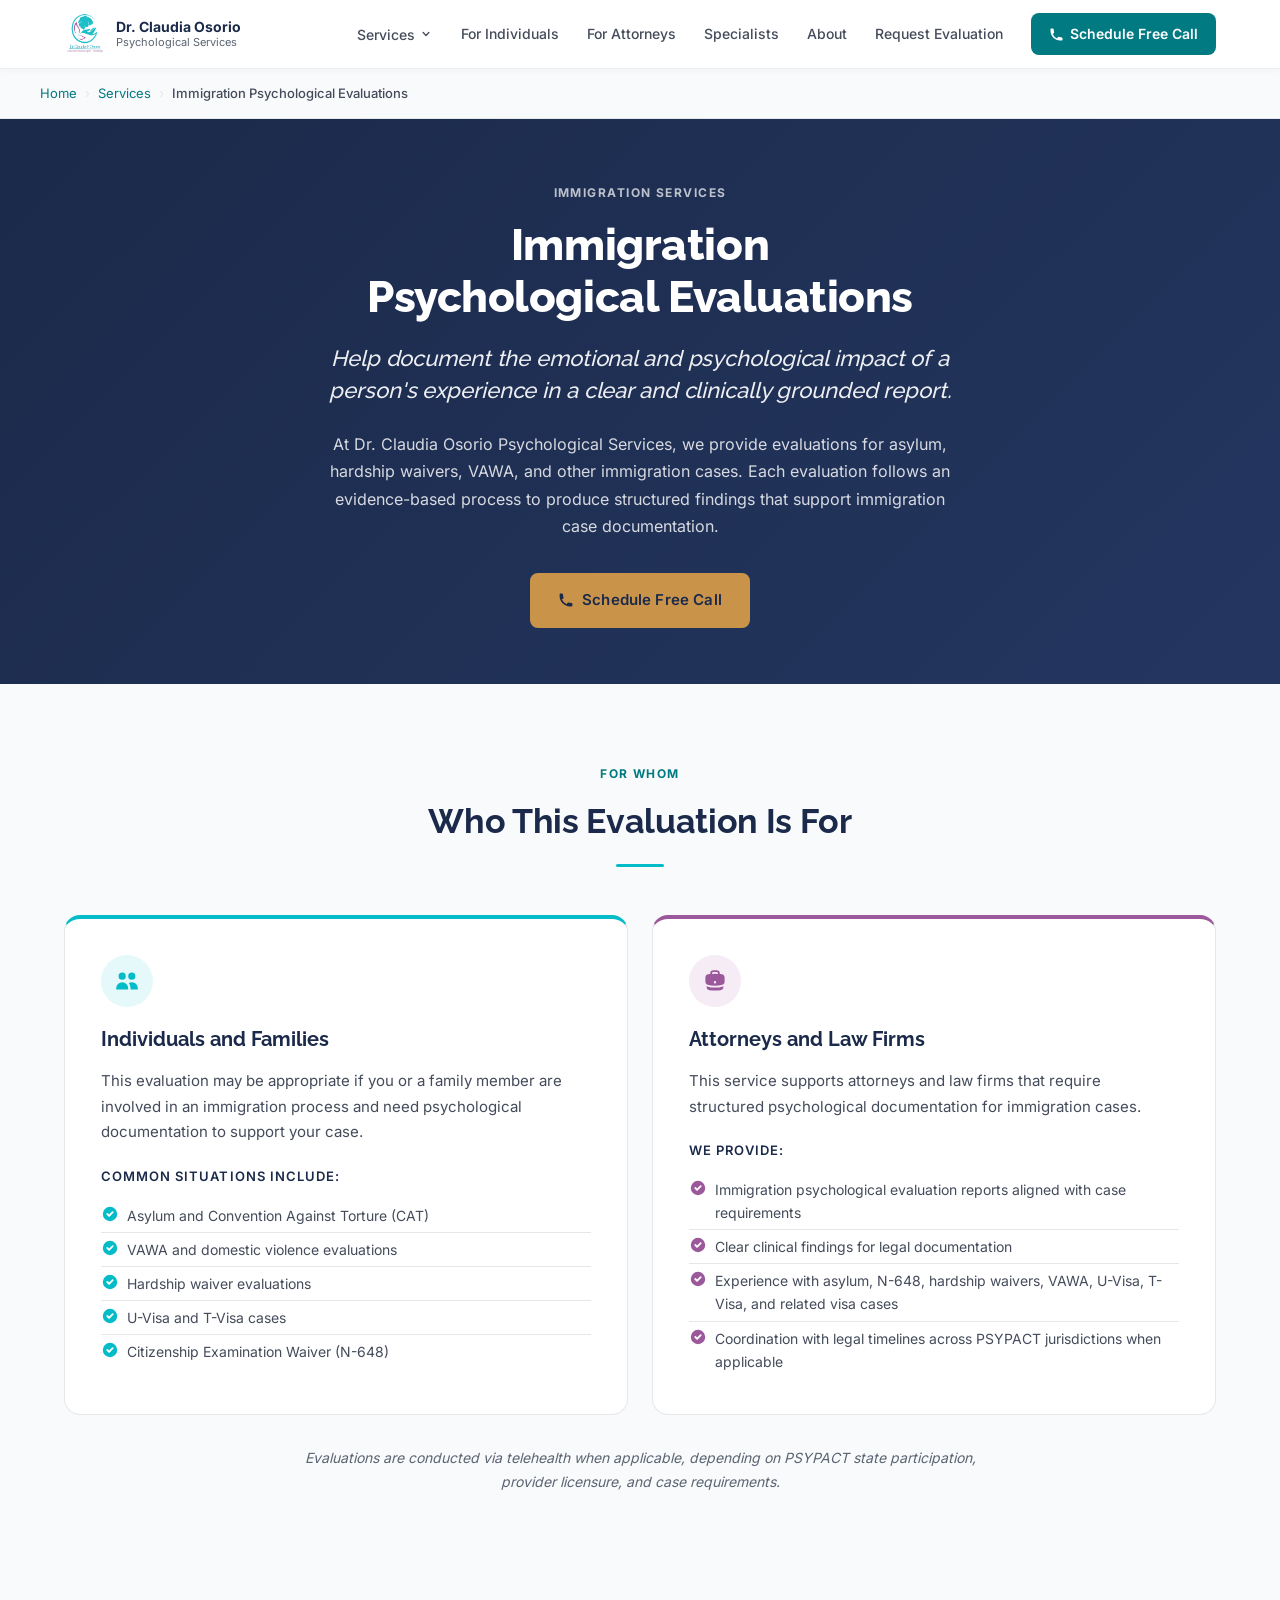
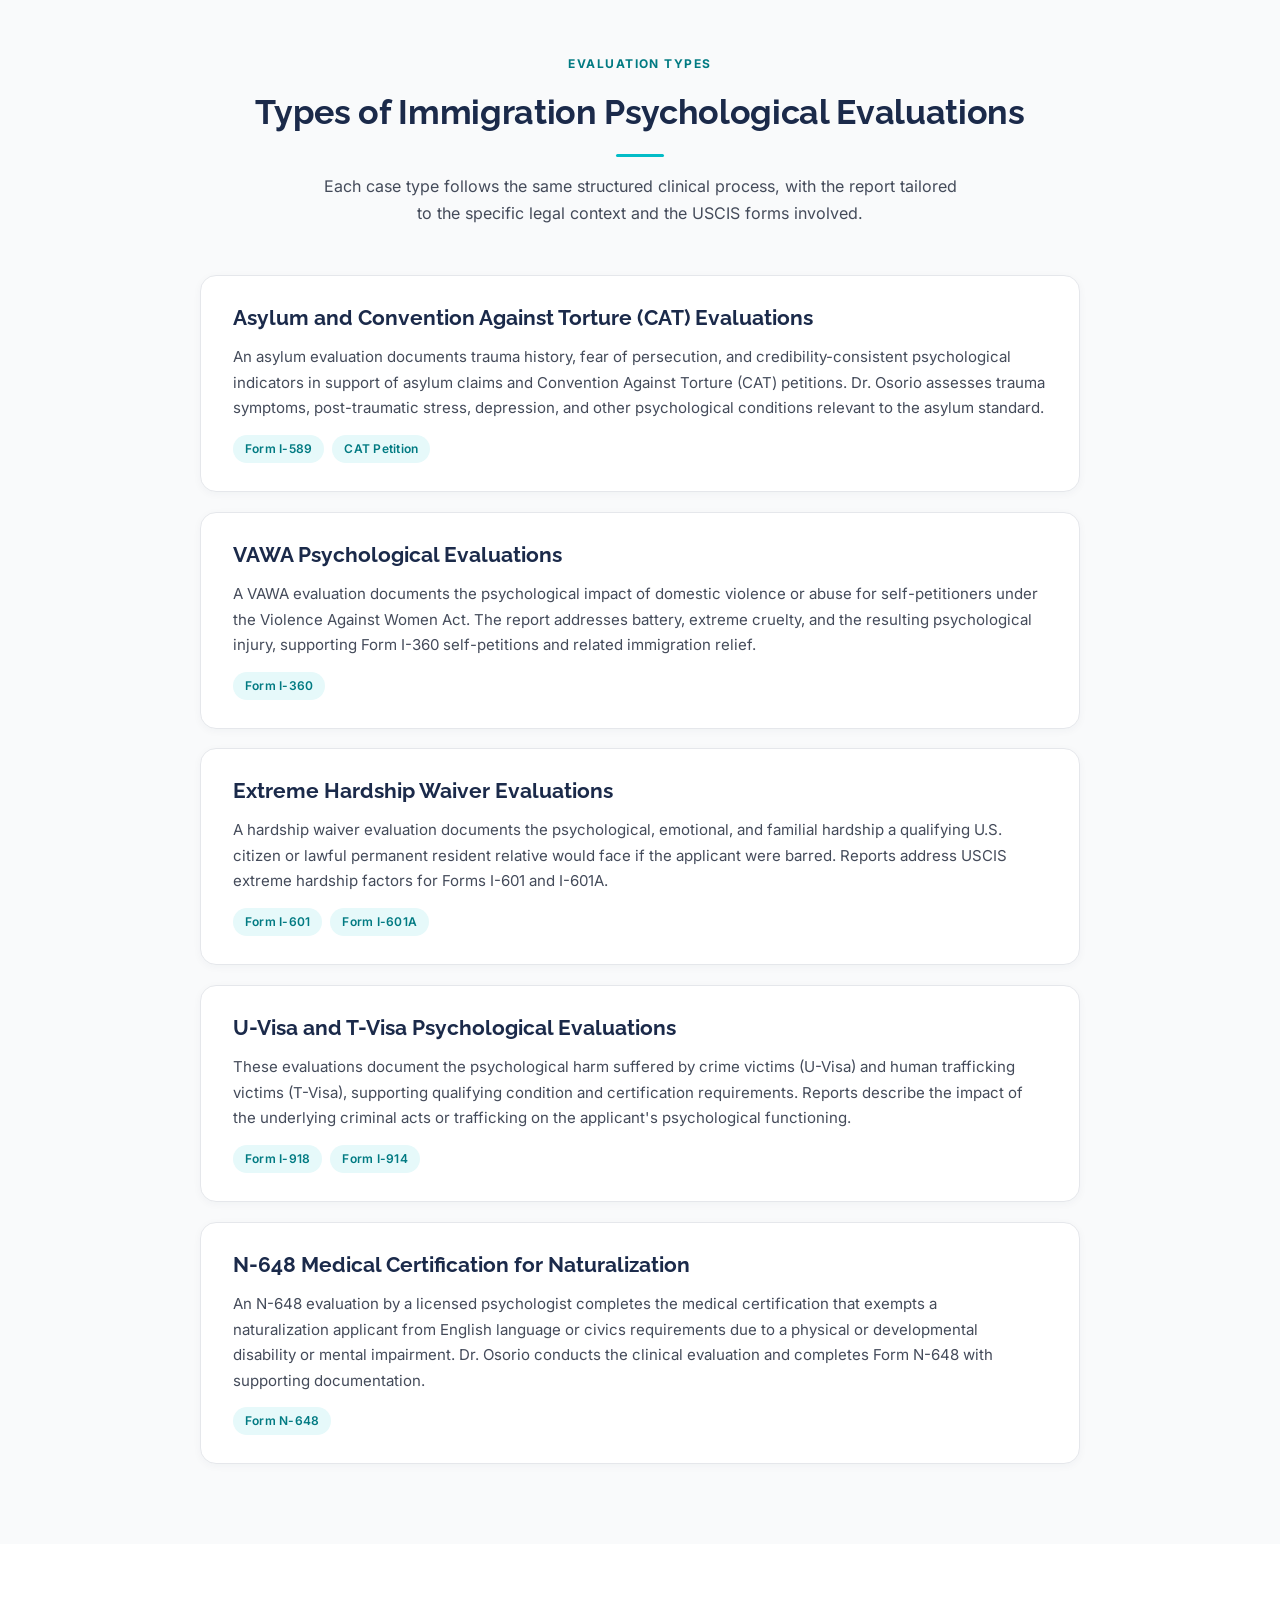
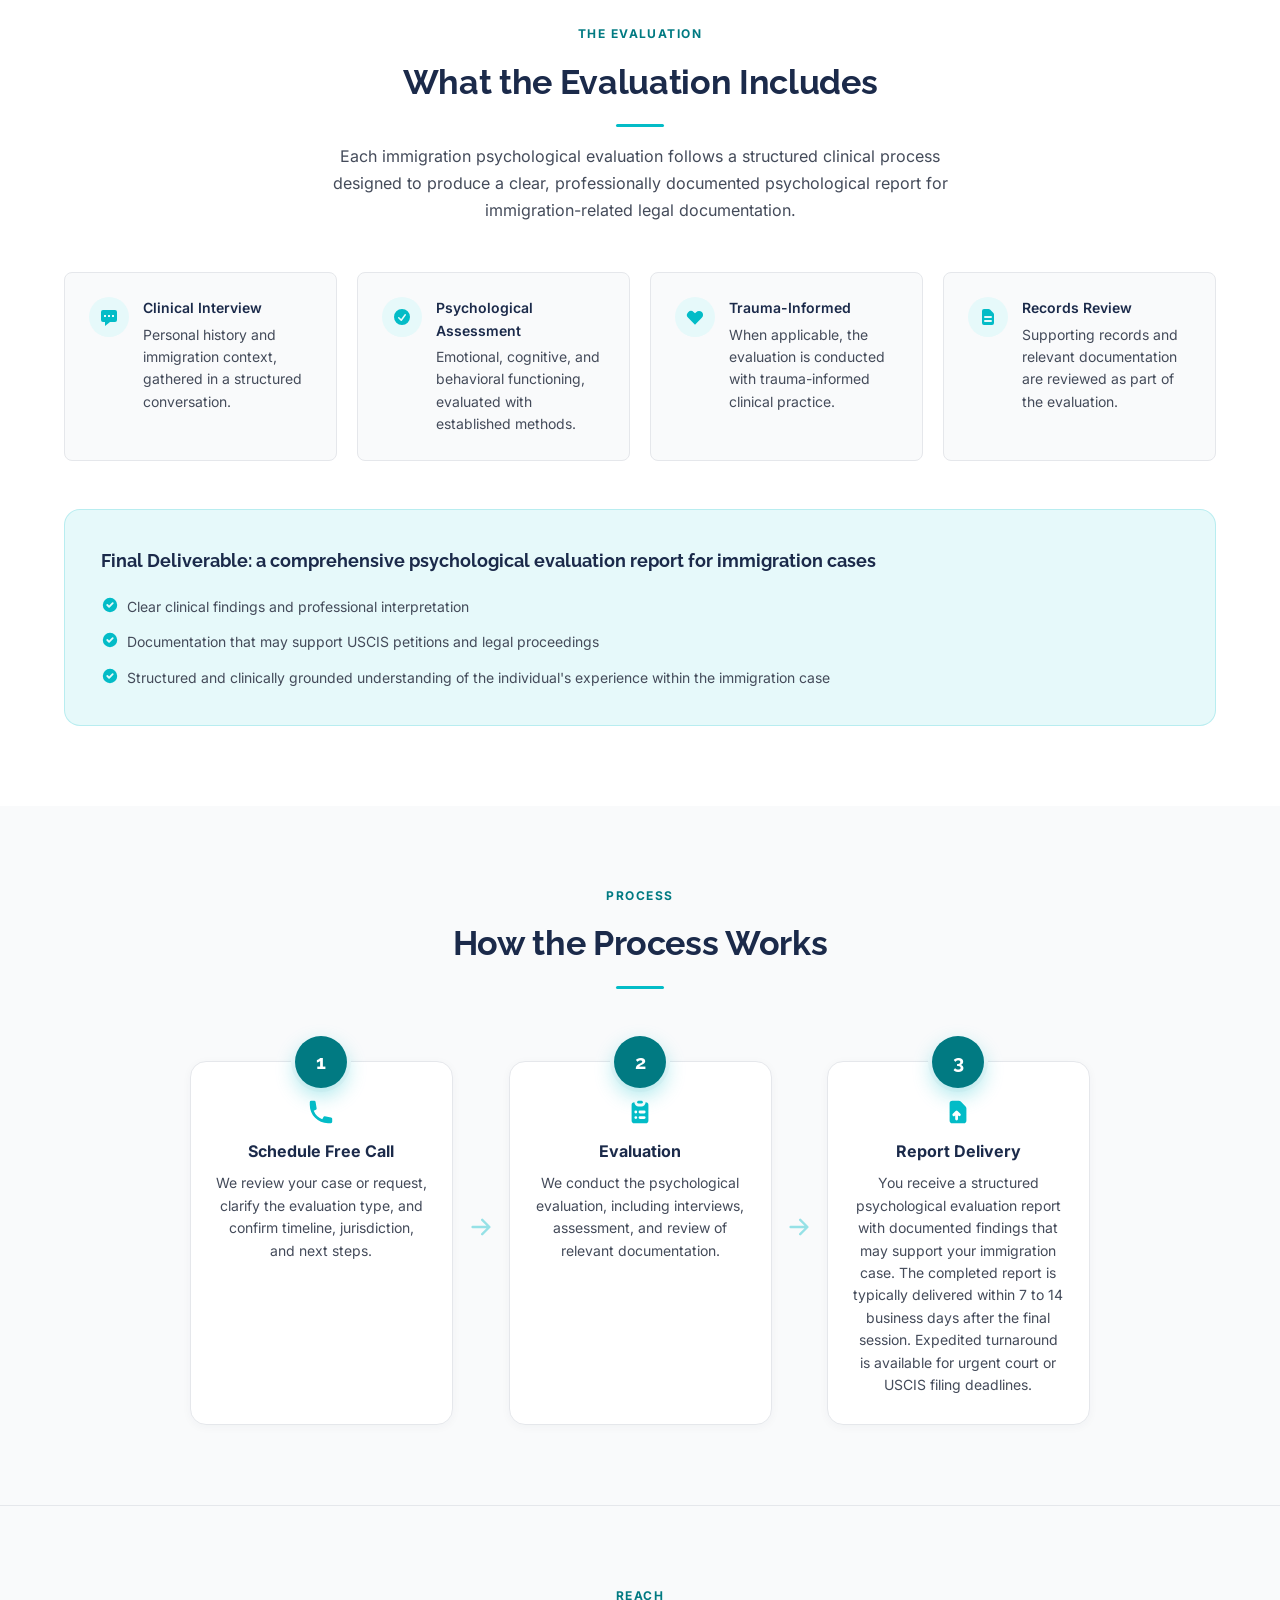
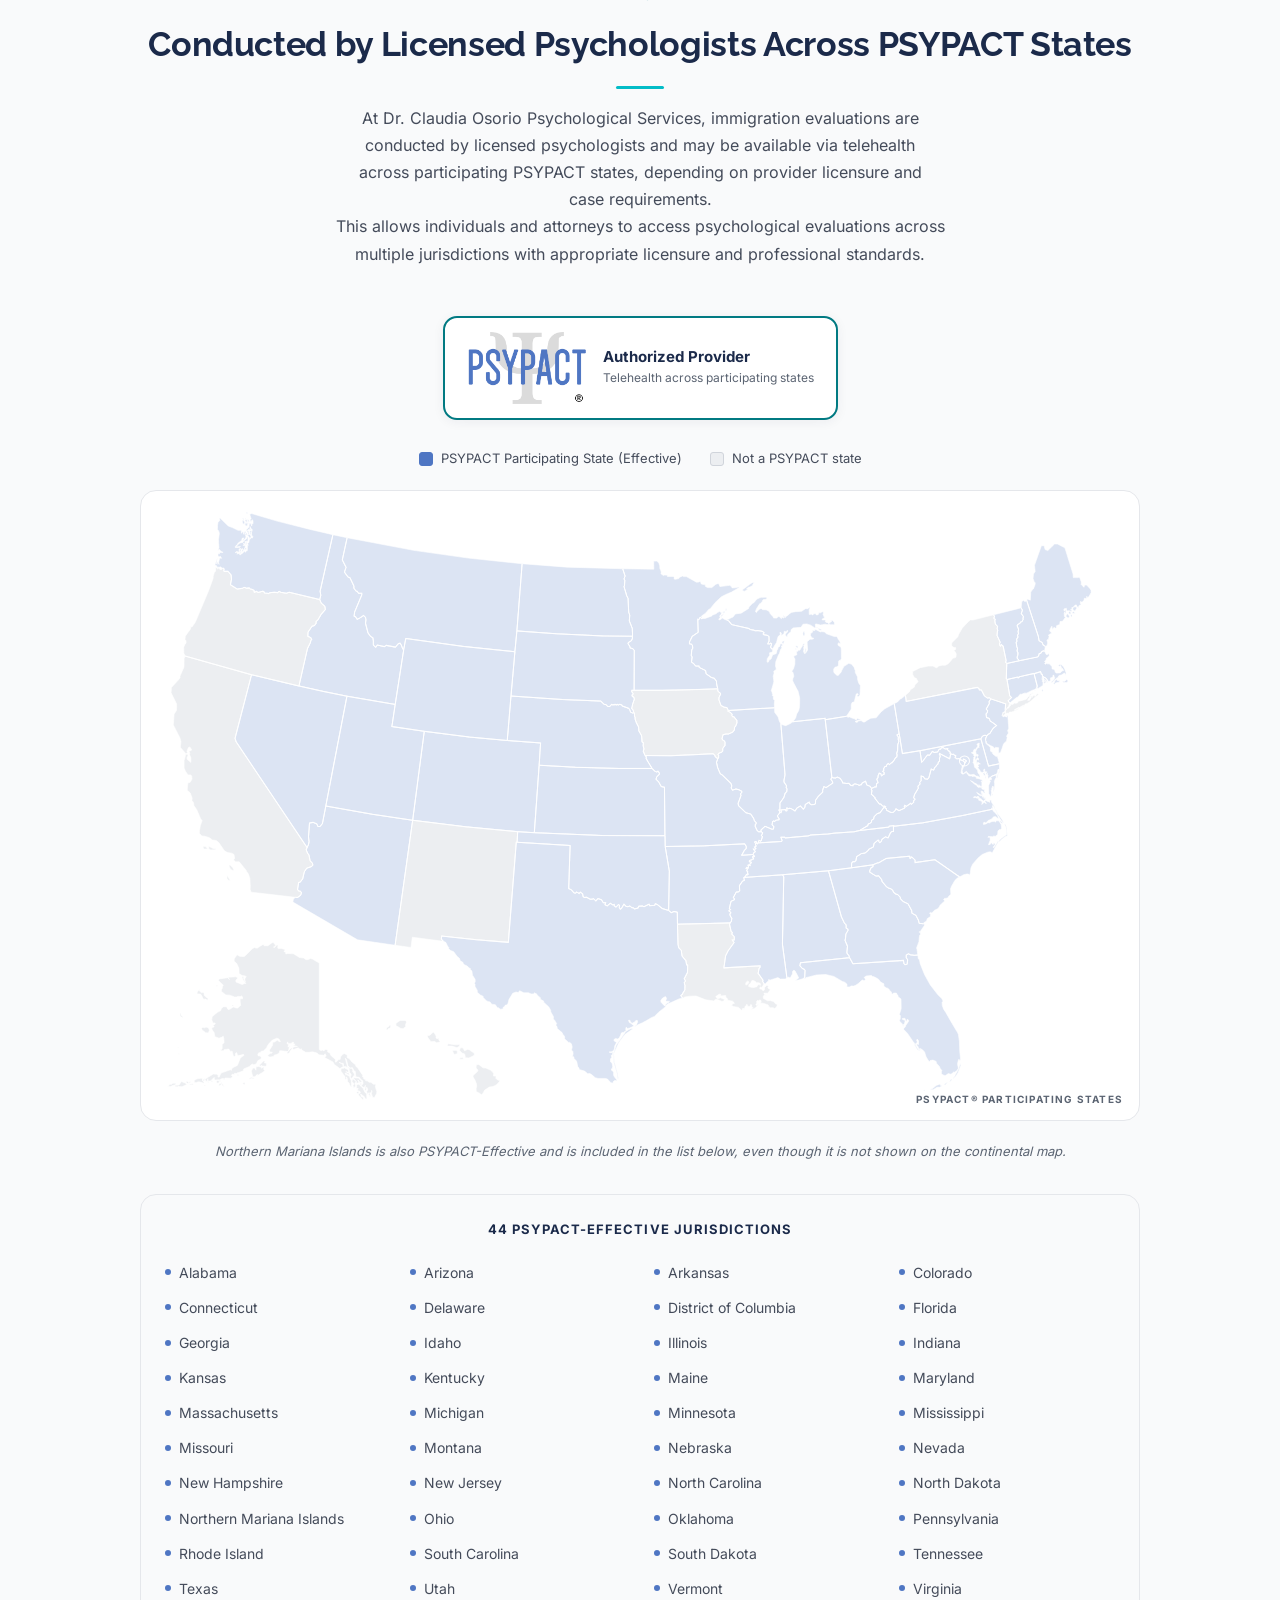
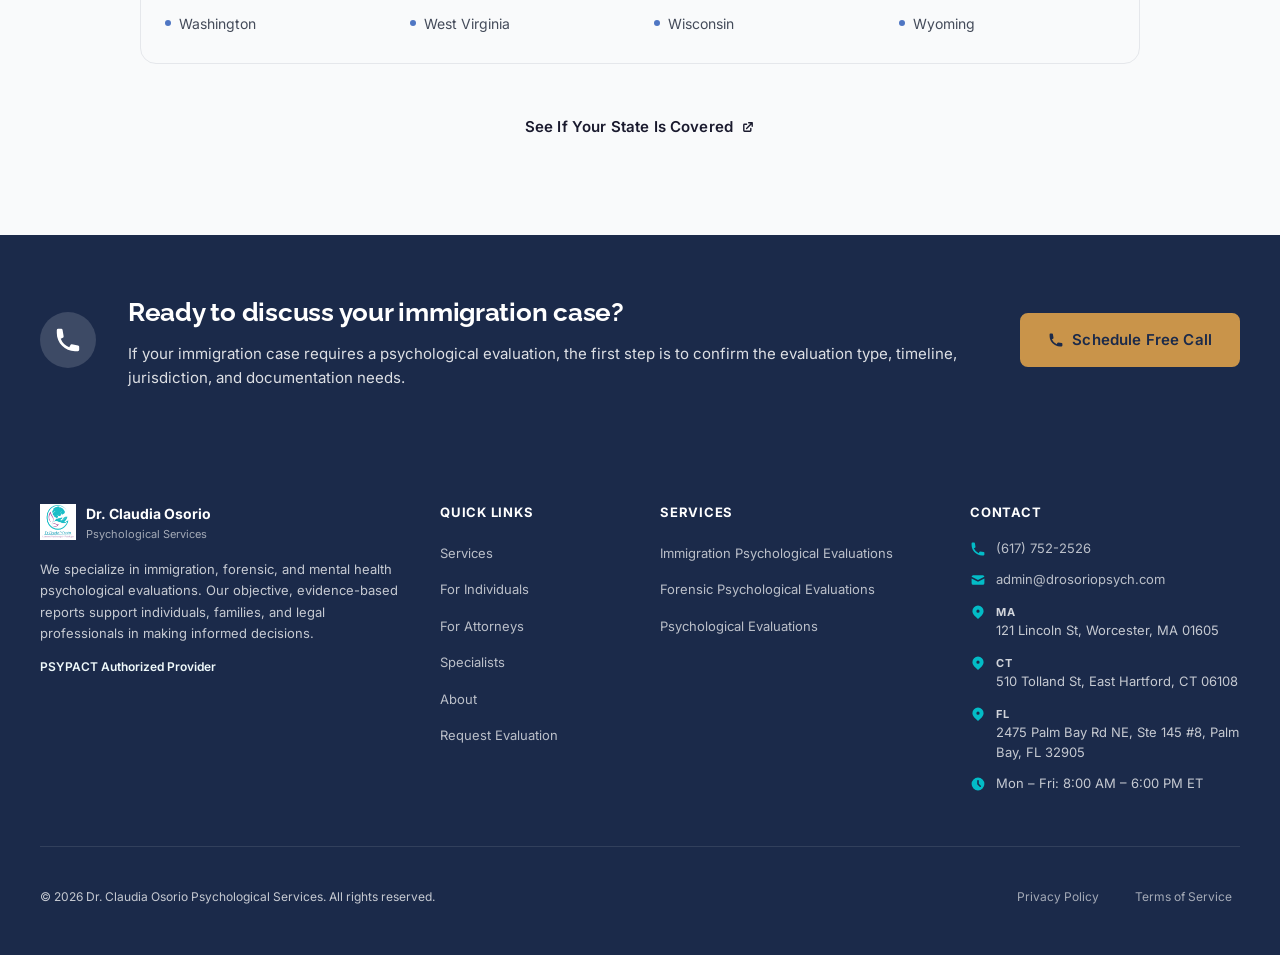
<file: immigration-psychological-evaluations.html>
<!DOCTYPE html>
<html lang="en">
<head>
  <meta charset="UTF-8" />
  <meta name="viewport" content="width=device-width, initial-scale=1.0" />
  <title>Immigration Psychological Evaluations: Asylum, Hardship, VAWA | Dr. Osorio</title>
  <meta name="description" content="Immigration psychological evaluations for asylum, VAWA, hardship waivers, U-Visa, T-Visa, and N-648 cases. Structured reports by licensed psychologists, telehealth across PSYPACT states." />
  <meta name="robots" content="index, follow" />
  <link rel="canonical" href="https://psychevaluations.net/immigration-psychological-evaluations.html" />

  <!-- Open Graph -->
  <meta property="og:title" content="Immigration Psychological Evaluations | Dr. Claudia Osorio" />
  <meta property="og:description" content="Asylum, VAWA, hardship waivers, U-Visa, T-Visa, N-648. Structured psychological reports by licensed psychologists. Telehealth across PSYPACT states." />
  <meta property="og:url" content="https://psychevaluations.net/immigration-psychological-evaluations.html" />
  <meta property="og:type" content="website" />
  <meta property="og:site_name" content="Dr. Claudia Osorio Psychological Services" />
  <meta property="og:locale" content="en_US" />
  <meta property="og:image" content="https://psychevaluations.net/images/optimized/dr-osorio-hero-c.jpg" />
  <meta property="og:image:width" content="800" />
  <meta property="og:image:height" content="900" />
  <meta property="og:image:alt" content="Dr. Claudia Osorio, Licensed Psychologist" />

  <!-- Twitter / X Card -->
  <meta name="twitter:card" content="summary_large_image" />
  <meta name="twitter:title" content="Immigration Psychological Evaluations | Dr. Claudia Osorio" />
  <meta name="twitter:description" content="Asylum, VAWA, hardship waivers, U-Visa, T-Visa, N-648. Structured reports by licensed psychologists. Telehealth across PSYPACT states." />
  <meta name="twitter:image" content="https://psychevaluations.net/images/optimized/dr-osorio-hero-c.jpg" />

  <!-- Favicon -->
  <link rel="icon" href="/favicon.ico" sizes="any" />
  <link rel="icon" href="/favicon.svg" type="image/svg+xml" />
  <link rel="apple-touch-icon" href="/apple-touch-icon.png" />

  <!-- Performance -->
  <link rel="stylesheet" href="css/styles.css?v=32" />

  <!-- Structured Data: BreadcrumbList + WebPage + Service + 5 MedicalProcedure + FAQPage -->
  <script type="application/ld+json">
  {
    "@context": "https://schema.org",
    "@graph": [
      {
        "@type": "BreadcrumbList",
        "itemListElement": [
          { "@type": "ListItem", "position": 1, "name": "Home", "item": "https://psychevaluations.net/" },
          { "@type": "ListItem", "position": 2, "name": "Services", "item": "https://psychevaluations.net/#services-heading" },
          { "@type": "ListItem", "position": 3, "name": "Immigration Psychological Evaluations", "item": "https://psychevaluations.net/immigration-psychological-evaluations.html" }
        ]
      },
      {
        "@type": "WebPage",
        "@id": "https://psychevaluations.net/immigration-psychological-evaluations.html",
        "url": "https://psychevaluations.net/immigration-psychological-evaluations.html",
        "name": "Immigration Psychological Evaluations | Dr. Claudia Osorio",
        "description": "Immigration psychological evaluations for asylum, VAWA, hardship waivers, U-Visa, T-Visa, and N-648 cases. Structured reports by licensed psychologists, telehealth across PSYPACT states.",
        "isPartOf": { "@id": "https://psychevaluations.net/#website" },
        "provider": { "@id": "https://psychevaluations.net/#organization" },
        "author": { "@id": "https://psychevaluations.net/#dr-claudia-osorio" },
        "primaryImageOfPage": "https://psychevaluations.net/images/optimized/dr-osorio-hero-c.jpg",
        "dateModified": "2026-06-17",
        "datePublished": "2026-06-16",
        "inLanguage": "en"
      },
      {
        "@type": "Service",
        "@id": "https://psychevaluations.net/immigration-psychological-evaluations.html#service",
        "name": "Immigration Psychological Evaluations",
        "serviceType": "Psychological Evaluation",
        "provider": { "@id": "https://psychevaluations.net/#organization" },
        "areaServed": { "@type": "Country", "name": "United States" },
        "description": "Structured psychological evaluation reports for immigration cases including asylum, VAWA, hardship waivers, U-Visa, T-Visa, and N-648.",
        "audience": [
          { "@type": "Audience", "audienceType": "Individuals and Families" },
          { "@type": "Audience", "audienceType": "Immigration Attorneys" }
        ],
        "hasOfferCatalog": {
          "@type": "OfferCatalog",
          "name": "Immigration Evaluation Types",
          "itemListElement": [
            { "@id": "https://psychevaluations.net/immigration-psychological-evaluations.html#asylum-eval" },
            { "@id": "https://psychevaluations.net/immigration-psychological-evaluations.html#vawa-eval" },
            { "@id": "https://psychevaluations.net/immigration-psychological-evaluations.html#hardship-eval" },
            { "@id": "https://psychevaluations.net/immigration-psychological-evaluations.html#uvisa-tvisa-eval" },
            { "@id": "https://psychevaluations.net/immigration-psychological-evaluations.html#n648-eval" }
          ]
        }
      },
      {
        "@type": "MedicalProcedure",
        "@id": "https://psychevaluations.net/immigration-psychological-evaluations.html#asylum-eval",
        "name": "Asylum and Convention Against Torture (CAT) Psychological Evaluation",
        "procedureType": "Psychological Evaluation",
        "description": "Clinical psychological assessment documenting trauma history, fear of persecution, and credibility-consistent psychological indicators in support of asylum claims under Form I-589 and Convention Against Torture petitions.",
        "followup": "Written evaluation report typically delivered within 7 to 14 business days after the final session. Expedited timelines available for urgent court deadlines.",
        "relevantSpecialty": "https://schema.org/MentalHealth",
        "provider": { "@id": "https://psychevaluations.net/#organization" }
      },
      {
        "@type": "MedicalProcedure",
        "@id": "https://psychevaluations.net/immigration-psychological-evaluations.html#vawa-eval",
        "name": "VAWA Psychological Evaluation",
        "procedureType": "Psychological Evaluation",
        "description": "Clinical psychological assessment documenting the psychological impact of domestic violence or abuse for self-petitioners under the Violence Against Women Act. Reports support Form I-360 and address battery, extreme cruelty, and resulting psychological injury.",
        "followup": "Written evaluation report typically delivered within 7 to 14 business days after the final session.",
        "relevantSpecialty": "https://schema.org/MentalHealth",
        "provider": { "@id": "https://psychevaluations.net/#organization" }
      },
      {
        "@type": "MedicalProcedure",
        "@id": "https://psychevaluations.net/immigration-psychological-evaluations.html#hardship-eval",
        "name": "Extreme Hardship Waiver Psychological Evaluation (I-601 and I-601A)",
        "procedureType": "Psychological Evaluation",
        "description": "Clinical assessment documenting the psychological, emotional, and familial hardship a qualifying U.S. citizen or lawful permanent resident relative would face if the applicant were barred. Reports address USCIS extreme hardship factors for Forms I-601 and I-601A.",
        "followup": "Written evaluation report typically delivered within 7 to 14 business days after the final session.",
        "relevantSpecialty": "https://schema.org/MentalHealth",
        "provider": { "@id": "https://psychevaluations.net/#organization" }
      },
      {
        "@type": "MedicalProcedure",
        "@id": "https://psychevaluations.net/immigration-psychological-evaluations.html#uvisa-tvisa-eval",
        "name": "U-Visa and T-Visa Psychological Evaluation",
        "procedureType": "Psychological Evaluation",
        "description": "Clinical psychological assessment documenting harm suffered by crime victims (U-Visa, Form I-918) and human trafficking victims (T-Visa, Form I-914), supporting qualifying condition and certification requirements.",
        "followup": "Written evaluation report typically delivered within 7 to 14 business days after the final session.",
        "relevantSpecialty": "https://schema.org/MentalHealth",
        "provider": { "@id": "https://psychevaluations.net/#organization" }
      },
      {
        "@type": "MedicalProcedure",
        "@id": "https://psychevaluations.net/immigration-psychological-evaluations.html#n648-eval",
        "name": "N-648 Medical Certification Evaluation for Naturalization Disability Exemption",
        "procedureType": "Psychological Evaluation",
        "description": "Clinical evaluation by a licensed psychologist completing Form N-648 to certify a physical or developmental disability or mental impairment that prevents a naturalization applicant from meeting English language or civics requirements.",
        "followup": "Completed Form N-648 with supporting documentation typically delivered within 7 to 14 business days after the final session.",
        "relevantSpecialty": "https://schema.org/MentalHealth",
        "provider": { "@id": "https://psychevaluations.net/#organization" }
      },
      {
        "@type": "FAQPage",
        "mainEntity": [
          {
            "@type": "Question",
            "name": "What is an immigration psychological evaluation?",
            "acceptedAnswer": {
              "@type": "Answer",
              "text": "An immigration psychological evaluation is a structured clinical assessment that documents the emotional and psychological impact of an individual's experience for use in immigration cases. The evaluation follows an evidence-based process and produces a written report that may support legal documentation for petitions such as asylum, VAWA, hardship waivers, U-Visa, T-Visa, and N-648."
            }
          },
          {
            "@type": "Question",
            "name": "What types of immigration cases require a psychological evaluation?",
            "acceptedAnswer": {
              "@type": "Answer",
              "text": "Common case types include asylum and Convention Against Torture (CAT) claims, VAWA self-petitions for survivors of domestic violence, extreme hardship waivers (Forms I-601 and I-601A), U-Visa applications for crime victims, T-Visa applications for trafficking victims, and Form N-648 medical certifications for naturalization disability exemptions."
            }
          },
          {
            "@type": "Question",
            "name": "How long does an immigration psychological evaluation take to complete?",
            "acceptedAnswer": {
              "@type": "Answer",
              "text": "The clinical portion typically involves one to two interview sessions. The completed written evaluation report is delivered within 7 to 14 business days after the final session. Expedited turnaround is available for urgent court or filing deadlines."
            }
          },
          {
            "@type": "Question",
            "name": "Is the immigration psychological evaluation available via telehealth?",
            "acceptedAnswer": {
              "@type": "Answer",
              "text": "Yes. Dr. Claudia Osorio is PSYPACT Authorized and may conduct evaluations via telehealth across 44 participating PSYPACT jurisdictions, depending on case requirements and provider licensure. The complete list of participating states is available on this page."
            }
          },
          {
            "@type": "Question",
            "name": "Can attorneys request expedited turnaround for urgent immigration cases?",
            "acceptedAnswer": {
              "@type": "Answer",
              "text": "Yes. Expedited evaluation timelines are available for urgent court or USCIS filing deadlines. Attorneys should specify the deadline when scheduling the initial call so the practice can confirm capacity and turnaround commitments."
            }
          }
        ]
      }
    ]
  }
  </script>
</head>
<body>

<!-- Skip link: invisible until focused with Tab, jumps over the nav for keyboard users. -->
<a class="skip-link" href="#main">Skip to main content</a>

<!-- ============ NAVIGATION ============ -->
<nav class="nav" role="navigation" aria-label="Main navigation">
  <div class="nav__inner">
    <a href="index.html" class="nav__logo" aria-label="Dr. Claudia Osorio Psychological Services, Home">
      <img src="images/optimized/logo.png" alt="Dr. Claudia Osorio Psychological Services logo" class="nav__logo-img" width="42" height="42" />
      <div class="nav__logo-text">
        <div class="nav__logo-name">Dr. Claudia Osorio</div>
        <div class="nav__logo-sub">Psychological Services</div>
      </div>
    </a>

    <div class="nav__links" id="nav-links">
      <div class="nav__dropdown">
        <button class="nav__link nav__dropdown-toggle" aria-expanded="false" aria-haspopup="true" aria-controls="services-menu">
          Services
          <svg xmlns="http://www.w3.org/2000/svg" width="14" height="14" viewBox="0 0 20 20" fill="currentColor" aria-hidden="true"><path fill-rule="evenodd" d="M5.293 7.293a1 1 0 011.414 0L10 10.586l3.293-3.293a1 1 0 111.414 1.414l-4 4a1 1 0 01-1.414 0l-4-4a1 1 0 010-1.414z" clip-rule="evenodd"/></svg>
        </button>
        <div class="nav__dropdown-menu" id="services-menu">
          <a href="immigration-psychological-evaluations.html" class="nav__dropdown-item">Immigration Evaluations</a>
          <a href="forensic-psychological-evaluations.html" class="nav__dropdown-item">Forensic Evaluations</a>
          <a href="mental-health-psychological-evaluations.html" class="nav__dropdown-item">Psychological Evaluations</a>
        </div>
      </div>
      <a href="for-individuals.html" class="nav__link">For Individuals</a>
      <a href="for-attorneys.html" class="nav__link">For Attorneys</a>
      <a href="specialists.html" class="nav__link">Specialists</a>
      <a href="about.html" class="nav__link">About</a>
      <a href="for-individuals.html#evaluation-types" class="nav__link">Request Evaluation</a>
      <a href="tel:+16177522526" class="nav__cta">
        <svg xmlns="http://www.w3.org/2000/svg" width="15" height="15" viewBox="0 0 20 20" fill="currentColor" aria-hidden="true"><path d="M2 3a1 1 0 011-1h2.153a1 1 0 01.986.836l.74 4.435a1 1 0 01-.54 1.06l-1.548.773a11.037 11.037 0 006.105 6.105l.774-1.548a1 1 0 011.059-.54l4.435.74a1 1 0 01.836.986V17a1 1 0 01-1 1h-2C7.82 18 2 12.18 2 5V3z"/></svg>
        Schedule Free Call
      </a>
    </div>

    <div class="nav__mobile-right">
      <a href="tel:+16177522526" class="nav__mobile-cta" aria-label="Schedule free call">
        <svg xmlns="http://www.w3.org/2000/svg" width="15" height="15" viewBox="0 0 20 20" fill="currentColor" aria-hidden="true"><path d="M2 3a1 1 0 011-1h2.153a1 1 0 01.986.836l.74 4.435a1 1 0 01-.54 1.06l-1.548.773a11.037 11.037 0 006.105 6.105l.774-1.548a1 1 0 011.059-.54l4.435.74a1 1 0 01.836.986V17a1 1 0 01-1 1h-2C7.82 18 2 12.18 2 5V3z"/></svg>
        Free Call
      </a>
      <button class="nav__menu-btn" aria-expanded="false" aria-controls="nav-links" aria-label="Open menu">
        <svg xmlns="http://www.w3.org/2000/svg" width="22" height="22" viewBox="0 0 24 24" fill="none" stroke="currentColor" stroke-width="2" stroke-linecap="round" stroke-linejoin="round" aria-hidden="true"><line x1="3" y1="6" x2="21" y2="6"/><line x1="3" y1="12" x2="21" y2="12"/><line x1="3" y1="18" x2="21" y2="18"/></svg>
      </button>
    </div>
  </div>
</nav>

<main id="main">

<!-- ============ BREADCRUMB ============ -->
<nav class="breadcrumb" aria-label="Breadcrumb">
  <div class="breadcrumb__inner">
    <a href="index.html">Home</a>
    <span class="breadcrumb__sep" aria-hidden="true">›</span>
    <a href="index.html#services">Services</a>
    <span class="breadcrumb__sep" aria-hidden="true">›</span>
    <span class="breadcrumb__current">Immigration Psychological Evaluations</span>
  </div>
</nav>

<!-- ============ PAGE HERO ============ -->
<section class="page-hero" aria-labelledby="page-hero-title">
  <div class="page-hero__inner">
    <p class="page-hero__label">Immigration Services</p>
    <h1 class="page-hero__title" id="page-hero-title">Immigration Psychological Evaluations</h1>
    <p class="page-hero__lead">Help document the emotional and psychological impact of a person's experience in a clear and clinically grounded report.</p>
    <p class="page-hero__body">At Dr. Claudia Osorio Psychological Services, we provide evaluations for asylum, hardship waivers, VAWA, and other immigration cases. Each evaluation follows an evidence-based process to produce structured findings that support immigration case documentation.</p>
    <div class="page-hero__actions">
      <a href="tel:+16177522526" class="btn btn--gold">
        <svg xmlns="http://www.w3.org/2000/svg" width="16" height="16" viewBox="0 0 20 20" fill="currentColor" aria-hidden="true"><path d="M2 3a1 1 0 011-1h2.153a1 1 0 01.986.836l.74 4.435a1 1 0 01-.54 1.06l-1.548.773a11.037 11.037 0 006.105 6.105l.774-1.548a1 1 0 011.059-.54l4.435.74a1 1 0 01.836.986V17a1 1 0 01-1 1h-2C7.82 18 2 12.18 2 5V3z"/></svg>
        Schedule Free Call
      </a>
    </div>
  </div>
</section>

<!-- ============ WHO THIS IS FOR ============ -->
<section class="who-for" aria-labelledby="who-heading">
  <div class="container">
    <div class="section-header">
      <p class="section-header__label">For Whom</p>
      <h2 class="section-header__title" id="who-heading">Who This Evaluation Is For</h2>
      <div class="section-header__divider" aria-hidden="true"></div>
    </div>

    <div class="who-for__grid" role="list">

      <!-- Card 1: Individuals -->
      <article class="who-for__card who-for__card--individuals" role="listitem">
        <div class="who-for__icon" aria-hidden="true">
          <svg xmlns="http://www.w3.org/2000/svg" width="24" height="24" viewBox="0 0 20 20" fill="currentColor"><path d="M9 6a3 3 0 11-6 0 3 3 0 016 0zM17 6a3 3 0 11-6 0 3 3 0 016 0zM12.93 17c.046-.327.07-.66.07-1a6.97 6.97 0 00-1.5-4.33A5 5 0 0119 16v1h-6.07zM6 11a5 5 0 015 5v1H1v-1a5 5 0 015-5z"/></svg>
        </div>
        <h3 class="who-for__title">Individuals and Families</h3>
        <p class="who-for__body">This evaluation may be appropriate if you or a family member are involved in an immigration process and need psychological documentation to support your case.</p>
        <p class="who-for__body who-for__body--label">Common situations include:</p>
        <ul class="who-for__list" role="list">
          <li>Asylum and Convention Against Torture (CAT)</li>
          <li>VAWA and domestic violence evaluations</li>
          <li>Hardship waiver evaluations</li>
          <li>U-Visa and T-Visa cases</li>
          <li>Citizenship Examination Waiver (N-648)</li>
        </ul>
      </article>

      <!-- Card 2: Attorneys -->
      <article class="who-for__card who-for__card--attorneys" role="listitem">
        <div class="who-for__icon" aria-hidden="true">
          <svg xmlns="http://www.w3.org/2000/svg" width="24" height="24" viewBox="0 0 20 20" fill="currentColor"><path fill-rule="evenodd" d="M6 3.75A2.75 2.75 0 018.75 1h2.5A2.75 2.75 0 0114 3.75v.443c.572.055 1.14.122 1.706.2C17.053 4.582 18 5.75 18 7.07v3.469c0 1.126-.694 2.191-1.83 2.54-1.952.599-4.024.921-6.17.921s-4.219-.322-6.17-.921C2.694 12.73 2 11.665 2 10.539V7.07c0-1.321.947-2.489 2.294-2.676A41.047 41.047 0 016 4.193V3.75zm6.5 0v.325a41.622 41.622 0 00-5 0V3.75c0-.69.56-1.25 1.25-1.25h2.5c.69 0 1.25.56 1.25 1.25zM10 10a1 1 0 00-1 1v.01a1 1 0 001 1h.01a1 1 0 001-1V11a1 1 0 00-1-1H10z" clip-rule="evenodd"/><path d="M3 15.055v-.684c.126.053.255.1.39.142 2.092.642 4.313.987 6.61.987 2.297 0 4.518-.345 6.61-.987.135-.041.264-.089.39-.142v.684c0 1.347-.985 2.51-2.337 2.628-1.539.134-3.097.202-4.673.202-1.576 0-3.134-.068-4.673-.202C3.985 17.565 3 16.402 3 15.055z"/></svg>
        </div>
        <h3 class="who-for__title">Attorneys and Law Firms</h3>
        <p class="who-for__body">This service supports attorneys and law firms that require structured psychological documentation for immigration cases.</p>
        <p class="who-for__body who-for__body--label">We provide:</p>
        <ul class="who-for__list" role="list">
          <li>Immigration psychological evaluation reports aligned with case requirements</li>
          <li>Clear clinical findings for legal documentation</li>
          <li>Experience with asylum, N-648, hardship waivers, VAWA, U-Visa, T-Visa, and related visa cases</li>
          <li>Coordination with legal timelines across PSYPACT jurisdictions when applicable</li>
        </ul>
      </article>

    </div>

    <p class="who-for__shared-note">Evaluations are conducted via telehealth when applicable, depending on PSYPACT state participation, provider licensure, and case requirements.</p>
  </div>
</section>

<!-- ============ TYPES OF IMMIGRATION PSYCHOLOGICAL EVALUATIONS ============ -->
<section class="eval-types" aria-labelledby="types-heading">
  <div class="container">
    <div class="section-header">
      <p class="section-header__label">Evaluation Types</p>
      <h2 class="section-header__title" id="types-heading">Types of Immigration Psychological Evaluations</h2>
      <div class="section-header__divider" aria-hidden="true"></div>
      <p class="section-header__body">Each case type follows the same structured clinical process, with the report tailored to the specific legal context and the USCIS forms involved.</p>
    </div>

    <div class="eval-types__list">

      <article class="eval-types__article" id="asylum-eval" aria-labelledby="asylum-eval-title">
        <h3 class="eval-types__title" id="asylum-eval-title">Asylum and Convention Against Torture (CAT) Evaluations</h3>
        <p class="eval-types__body">An asylum evaluation documents trauma history, fear of persecution, and credibility-consistent psychological indicators in support of asylum claims and Convention Against Torture (CAT) petitions. Dr. Osorio assesses trauma symptoms, post-traumatic stress, depression, and other psychological conditions relevant to the asylum standard.</p>
        <p class="eval-types__forms"><span class="eval-types__form-tag">Form I-589</span> <span class="eval-types__form-tag">CAT Petition</span></p>
      </article>

      <article class="eval-types__article" id="vawa-eval" aria-labelledby="vawa-eval-title">
        <h3 class="eval-types__title" id="vawa-eval-title">VAWA Psychological Evaluations</h3>
        <p class="eval-types__body">A VAWA evaluation documents the psychological impact of domestic violence or abuse for self-petitioners under the Violence Against Women Act. The report addresses battery, extreme cruelty, and the resulting psychological injury, supporting Form I-360 self-petitions and related immigration relief.</p>
        <p class="eval-types__forms"><span class="eval-types__form-tag">Form I-360</span></p>
      </article>

      <article class="eval-types__article" id="hardship-eval" aria-labelledby="hardship-eval-title">
        <h3 class="eval-types__title" id="hardship-eval-title">Extreme Hardship Waiver Evaluations</h3>
        <p class="eval-types__body">A hardship waiver evaluation documents the psychological, emotional, and familial hardship a qualifying U.S. citizen or lawful permanent resident relative would face if the applicant were barred. Reports address USCIS extreme hardship factors for Forms I-601 and I-601A.</p>
        <p class="eval-types__forms"><span class="eval-types__form-tag">Form I-601</span> <span class="eval-types__form-tag">Form I-601A</span></p>
      </article>

      <article class="eval-types__article" id="uvisa-tvisa-eval" aria-labelledby="uvisa-tvisa-eval-title">
        <h3 class="eval-types__title" id="uvisa-tvisa-eval-title">U-Visa and T-Visa Psychological Evaluations</h3>
        <p class="eval-types__body">These evaluations document the psychological harm suffered by crime victims (U-Visa) and human trafficking victims (T-Visa), supporting qualifying condition and certification requirements. Reports describe the impact of the underlying criminal acts or trafficking on the applicant's psychological functioning.</p>
        <p class="eval-types__forms"><span class="eval-types__form-tag">Form I-918</span> <span class="eval-types__form-tag">Form I-914</span></p>
      </article>

      <article class="eval-types__article" id="n648-eval" aria-labelledby="n648-eval-title">
        <h3 class="eval-types__title" id="n648-eval-title">N-648 Medical Certification for Naturalization</h3>
        <p class="eval-types__body">An N-648 evaluation by a licensed psychologist completes the medical certification that exempts a naturalization applicant from English language or civics requirements due to a physical or developmental disability or mental impairment. Dr. Osorio conducts the clinical evaluation and completes Form N-648 with supporting documentation.</p>
        <p class="eval-types__forms"><span class="eval-types__form-tag">Form N-648</span></p>
      </article>

    </div>
  </div>
</section>

<!-- ============ WHAT THE EVALUATION INCLUDES ============ -->
<section class="eval-includes" aria-labelledby="includes-heading">
  <div class="container">
    <div class="section-header">
      <p class="section-header__label">The Evaluation</p>
      <h2 class="section-header__title" id="includes-heading">What the Evaluation Includes</h2>
      <div class="section-header__divider" aria-hidden="true"></div>
      <p class="section-header__body">Each immigration psychological evaluation follows a structured clinical process designed to produce a clear, professionally documented psychological report for immigration-related legal documentation.</p>
    </div>

    <div class="eval-includes__grid" role="list">

      <div class="eval-item" role="listitem">
        <div class="eval-item__icon" aria-hidden="true">
          <svg xmlns="http://www.w3.org/2000/svg" width="20" height="20" viewBox="0 0 20 20" fill="currentColor"><path fill-rule="evenodd" d="M18 5v8a2 2 0 01-2 2h-5l-5 4v-4H4a2 2 0 01-2-2V5a2 2 0 012-2h12a2 2 0 012 2zM7 8H5v2h2V8zm2 0h2v2H9V8zm6 0h-2v2h2V8z" clip-rule="evenodd"/></svg>
        </div>
        <div class="eval-item__text">
          <strong>Clinical Interview</strong>
          Personal history and immigration context, gathered in a structured conversation.
        </div>
      </div>

      <div class="eval-item" role="listitem">
        <div class="eval-item__icon" aria-hidden="true">
          <svg xmlns="http://www.w3.org/2000/svg" width="20" height="20" viewBox="0 0 20 20" fill="currentColor"><path fill-rule="evenodd" d="M10 18a8 8 0 100-16 8 8 0 000 16zm3.857-9.809a.75.75 0 00-1.214-.882l-3.483 4.79-1.88-1.88a.75.75 0 10-1.06 1.061l2.5 2.5a.75.75 0 001.137-.089l4-5.5z" clip-rule="evenodd"/></svg>
        </div>
        <div class="eval-item__text">
          <strong>Psychological Assessment</strong>
          Emotional, cognitive, and behavioral functioning, evaluated with established methods.
        </div>
      </div>

      <div class="eval-item" role="listitem">
        <div class="eval-item__icon" aria-hidden="true">
          <svg xmlns="http://www.w3.org/2000/svg" width="20" height="20" viewBox="0 0 20 20" fill="currentColor"><path fill-rule="evenodd" d="M3.172 5.172a4 4 0 015.656 0L10 6.343l1.172-1.171a4 4 0 115.656 5.656L10 17.657l-6.828-6.829a4 4 0 010-5.656z" clip-rule="evenodd"/></svg>
        </div>
        <div class="eval-item__text">
          <strong>Trauma-Informed</strong>
          When applicable, the evaluation is conducted with trauma-informed clinical practice.
        </div>
      </div>

      <div class="eval-item" role="listitem">
        <div class="eval-item__icon" aria-hidden="true">
          <svg xmlns="http://www.w3.org/2000/svg" width="20" height="20" viewBox="0 0 20 20" fill="currentColor"><path fill-rule="evenodd" d="M4 4a2 2 0 012-2h4.586A2 2 0 0112 2.586L15.414 6A2 2 0 0116 7.414V16a2 2 0 01-2 2H6a2 2 0 01-2-2V4zm2 6a1 1 0 011-1h6a1 1 0 110 2H7a1 1 0 01-1-1zm1 3a1 1 0 100 2h6a1 1 0 100-2H7z" clip-rule="evenodd"/></svg>
        </div>
        <div class="eval-item__text">
          <strong>Records Review</strong>
          Supporting records and relevant documentation are reviewed as part of the evaluation.
        </div>
      </div>

    </div>

    <!-- Final Deliverable -->
    <div class="deliverables">
      <h3 class="deliverables__title">Final Deliverable: a comprehensive psychological evaluation report for immigration cases</h3>
      <ul class="deliverables__list" role="list">
        <li>Clear clinical findings and professional interpretation</li>
        <li>Documentation that may support USCIS petitions and legal proceedings</li>
        <li>Structured and clinically grounded understanding of the individual's experience within the immigration case</li>
      </ul>
    </div>
  </div>
</section>

<!-- ============ HOW THE PROCESS WORKS ============ -->
<section class="process" aria-labelledby="process-heading">
  <div class="container">
    <div class="section-header">
      <p class="section-header__label">Process</p>
      <h2 class="section-header__title" id="process-heading">How the Process Works</h2>
      <div class="section-header__divider" aria-hidden="true"></div>
    </div>

    <div class="process__steps" role="list">

      <div class="process__step" role="listitem">
        <div class="process__step-num" aria-label="Step 1">1</div>
        <svg class="process__step-icon" xmlns="http://www.w3.org/2000/svg" width="28" height="28" viewBox="0 0 20 20" fill="currentColor" aria-hidden="true"><path d="M2 3a1 1 0 011-1h2.153a1 1 0 01.986.836l.74 4.435a1 1 0 01-.54 1.06l-1.548.773a11.037 11.037 0 006.105 6.105l.774-1.548a1 1 0 011.059-.54l4.435.74a1 1 0 01.836.986V17a1 1 0 01-1 1h-2C7.82 18 2 12.18 2 5V3z"/></svg>
        <h3 class="process__step-title">Schedule Free Call</h3>
        <p class="process__step-body">We review your case or request, clarify the evaluation type, and confirm timeline, jurisdiction, and next steps.</p>
      </div>

      <div class="process__arrow" aria-hidden="true">
        <svg xmlns="http://www.w3.org/2000/svg" width="24" height="24" viewBox="0 0 20 20" fill="currentColor"><path fill-rule="evenodd" d="M10.293 3.293a1 1 0 011.414 0l6 6a1 1 0 010 1.414l-6 6a1 1 0 01-1.414-1.414L14.586 11H3a1 1 0 110-2h11.586l-4.293-4.293a1 1 0 010-1.414z" clip-rule="evenodd"/></svg>
      </div>

      <div class="process__step" role="listitem">
        <div class="process__step-num" aria-label="Step 2">2</div>
        <svg class="process__step-icon" xmlns="http://www.w3.org/2000/svg" width="28" height="28" viewBox="0 0 20 20" fill="currentColor" aria-hidden="true"><path d="M9 2a1 1 0 000 2h2a1 1 0 100-2H9z"/><path fill-rule="evenodd" d="M4 5a2 2 0 012-2 3 3 0 003 3h2a3 3 0 003-3 2 2 0 012 2v11a2 2 0 01-2 2H6a2 2 0 01-2-2V5zm3 4a1 1 0 000 2h.01a1 1 0 100-2H7zm3 0a1 1 0 000 2h3a1 1 0 100-2h-3zm-3 4a1 1 0 100 2h.01a1 1 0 100-2H7zm3 0a1 1 0 100 2h3a1 1 0 100-2h-3z" clip-rule="evenodd"/></svg>
        <h3 class="process__step-title">Evaluation</h3>
        <p class="process__step-body">We conduct the psychological evaluation, including interviews, assessment, and review of relevant documentation.</p>
      </div>

      <div class="process__arrow" aria-hidden="true">
        <svg xmlns="http://www.w3.org/2000/svg" width="24" height="24" viewBox="0 0 20 20" fill="currentColor"><path fill-rule="evenodd" d="M10.293 3.293a1 1 0 011.414 0l6 6a1 1 0 010 1.414l-6 6a1 1 0 01-1.414-1.414L14.586 11H3a1 1 0 110-2h11.586l-4.293-4.293a1 1 0 010-1.414z" clip-rule="evenodd"/></svg>
      </div>

      <div class="process__step" role="listitem">
        <div class="process__step-num" aria-label="Step 3">3</div>
        <svg class="process__step-icon" xmlns="http://www.w3.org/2000/svg" width="28" height="28" viewBox="0 0 20 20" fill="currentColor" aria-hidden="true"><path fill-rule="evenodd" d="M4 4a2 2 0 012-2h4.586A2 2 0 0112 2.586L15.414 6A2 2 0 0116 7.414V16a2 2 0 01-2 2H6a2 2 0 01-2-2V4zm5.707 5.293a1 1 0 00-1.414 0l-2 2a1 1 0 101.414 1.414L8 12.414V15a1 1 0 102 0v-2.586l.293.293a1 1 0 001.414-1.414l-2-2z" clip-rule="evenodd"/></svg>
        <h3 class="process__step-title">Report Delivery</h3>
        <p class="process__step-body">You receive a structured psychological evaluation report with documented findings that may support your immigration case. The completed report is typically delivered within 7 to 14 business days after the final session. Expedited turnaround is available for urgent court or USCIS filing deadlines.</p>
      </div>

    </div>
  </div>
</section>

<!-- ============ TRUST & PSYPACT ============ -->
<section class="psypact-section" aria-labelledby="psypact-heading">
  <div class="psypact-section__inner">
    <div class="section-header">
      <p class="section-header__label">Reach</p>
      <h2 class="section-header__title" id="psypact-heading">Conducted by Licensed Psychologists Across PSYPACT States</h2>
      <div class="section-header__divider" aria-hidden="true"></div>
      <p class="section-header__body">At Dr. Claudia Osorio Psychological Services, immigration evaluations are conducted by licensed psychologists and may be available via telehealth across participating PSYPACT states, depending on provider licensure and case requirements.</p>
      <p class="section-header__body">This allows individuals and attorneys to access psychological evaluations across multiple jurisdictions with appropriate licensure and professional standards.</p>
    </div>

    <div class="psypact-badge" role="img" aria-label="PSYPACT Authorized Provider, Telehealth across participating states">
      <img src="images/optimized/psypact-logo.png" alt="" class="psypact-badge__logo" width="120" height="72" loading="lazy" />
      <div class="psypact-badge__text">
        <span class="psypact-badge__title">Authorized Provider</span>
        <span class="psypact-badge__sub">Telehealth across participating states</span>
      </div>
    </div>

    <div class="psypact-map">
      <ul class="psypact-map__legend" role="list" aria-label="Map legend">
        <li class="psypact-map__legend-item"><span class="psypact-map__swatch psypact-map__swatch--effective" aria-hidden="true"></span>PSYPACT Participating State (Effective)</li>
        <li class="psypact-map__legend-item"><span class="psypact-map__swatch psypact-map__swatch--not" aria-hidden="true"></span>Not a PSYPACT state</li>
      </ul>

      <div class="psypact-map__viewport" data-psypact-map>
        <svg xmlns="http://www.w3.org/2000/svg" viewBox="0 0 959 593" role="img" aria-label="USA map showing 44 PSYPACT participating states. Hover or tap a state for details." class="psypact-map__svg"><title>Blank map of the United States, territories not included</title><defs></defs><g class="state"><path class="psypact-map__state psypact-map__state--effective" data-state="Alabama" data-participating="true" d="m 643,467.4 .4,-7.3 -.9,-1.2 -1.7,-.7 -2.5,-2.8 .5,-2.9 48.8,-5.1 -.7,-2.2 -1.5,-1.5 -.5,-1.4 .6,-6.3 -2.4,-5.7 .5,-2.6 .3,-3.7 2.2,-3.8 -.2,-1.1 -1.7,-1 v -3.2 l -1.8,-1.9 -2.9,-6.1 -12.9,-45.8 -45.7,4 1.3,2 -1.3,67 4.4,33.2 .9,-.5 1.3,.1 .6,.4 .8,-.1 2,-3.8 v -2.3 l 1.1,-1.1 1.4,.5 3.4,6.4 v .9 l -3.3,2.2 3.5,-.4 4.9,-1.6 z"><title>Alabama</title></path><path class="psypact-map__state psypact-map__state--not" data-state="Alaska" data-participating="false" d="m 15.8,572 h 2.4 l .7,.7 -1,1.2 -1.9,.2 -2.5,1.3 -3.7,-.1 2.2,-.9 .3,-1.1 2.5,-.3 z m 8.3,-1.7 1.3,.5 h .9 l .5,1.2 .3,-.6 .9,.2 1.1,1.5 0,.5 -4.2,1.9 -2.4,-.1 -1,-.5 -1.1,.7 -2,0 -1.1,-1.4 4.7,-.5 z m 5.4,-.1 1,.1 .7,.7 v 1 l -1.3,.1 -.9,-1.1 z m 2.5,.3 1.3,-.1 -.1,1 -1.1,.6 z m .3,2.2 3.4,-.1 .2,1.1 -1.3,.1 -.3,-.5 -.8,.6 -.4,-.6 -.9,-.2 z m 166.3,7.6 2.1,.1 -1,1.9 -1.1,-.1 -.4,-.8 .5,-1.3 m -1.1,-2.9 .6,-1.3 -.2,-2.3 2.4,-.5 4.5,4.4 1.3,3.4 1.9,1.6 .3,5.1 -1.4,0 -1.3,-2.3 -3.1,-2.4 h -.6 l 1.1,2.8 1.7,.2 .2,2.1 -.9,.1 -4.1,-4.4 -.1,-.9 1.9,-1 0,-1 -.5,-.8 -1.6,-.6 -1.7,-1.3 1.4,.1 .5,-.4 -.6,-.9 -.6,.5 z m -3.6,-9.1 1.3,.1 2.4,2.5 -.2,.8 -.8,-.1 -.1,1.8 .5,.5 0,1.5 -.8,.3 -.4,1.2 -.8,-.4 -.4,-2.2 1.1,-1.4 -2.1,-2.2 .1,-1.2 z m 1.5,-1.5 1.9,.2 2.5,.1 3.4,3.2 -.2,.5 -1.1,.6 -1.1,-.2 -.1,-.7 -1.2,-1.6 -.3,.7 1,1.3 -.2,1.2 -.8,-.1 -1.3,.2 -.1,-1.7 -2.6,-2.8 z m -12.7,-8.9 .9,-.4 h 1.6 l .7,-.5 4.1,2.2 .1,1.5 -.5,.5 h -.8 l -1.4,-.7 1.1,1.3 1.8,0 .5,2 -.9,0 -2.2,-1.5 -1.1,-.2 .6,1.3 .1,.9 .8,-.6 1.7,1.2 1.3,-.1 -.2,.8 1.9,4.3 0,3.4 .4,2.1 -.8,.3 -1.2,-2 -.5,-1.5 -1.6,-1.6 -.2,-2.7 -.6,-1.7 h -.7 l .3,1.1 0,.5 -1.4,1 .1,-3.3 -1.6,-1.6 -1.3,-2.3 -1.2,-1.2 z m 7.2,-2.3 1.1,1.8 2.4,-.1 1,2.1 -.6,.6 2,3.2 v 1.3 l -1.2,.8 v .7 l -2,1.9 -.5,-1.4 -.1,-1.3 .6,-.7 v -1.1 l -1.5,-1.9 -.5,-3.7 -.9,-1.5 z m -56.7,-18.3 -4,4.1 v 1.6 l 2.1,-.8 .8,-1.9 2.2,-2.4 z m -31.6,16.6 0,.6 1.8,1.2 .2,-1.4 .6,.9 3.5,.1 .7,-.6 .2,-1.8 -.5,-.7 -1.4,0 0,-.8 .4,-.6 v -.4 l -1.5,-.3 -3.3,3.6 z m -8.1,6.2 1.5,5.8 h 2.1 l 2.4,-2.5 .3,1.2 6.3,-4 .7,-1 -1,-1.1 v -.7 l .5,-1.3 -.9,-.1 -2,1 0,-1.2 -2.7,-.6 -2.4,.3 -.2,3.4 -.8,-2 -1.5,-.1 -1,.6 z m -2.2,8.2 .1,-.7 2.1,-1.3 .6,.3 1.3,.2 1.3,1.2 -2.2,-.2 -.4,-.6 -1,.6 z m -5.2,3.3 -1.1,.8 1.5,1.4 .8,-.7 -.1,-1.3 z m -6.3,-7.9 1.4,.1 .4,.6 -1.8,.1 z m -13.9,11.9 v .5 l .7,.1 -.1,-.6 z m -.4,-3.2 -1,1 v .5 l .7,1.1 1,-1 -.7,-.1 z m -2,-.8 -.3,1 -1.3,.1 -.4,.2 0,1.3 -.5,.9 .6,0 .7,-.9 .8,-.1 .9,-1 .2,-1.3 z m -4.4,-2 -.2,1.8 1.4,.8 1.2,-.6 0,-1 1.7,-.3 -.1,-.6 -.9,-.2 -.7,.6 -.9,-.5 z m -4.9,-.1 1,.7 -.3,1.2 -1.4,-1.1 z m -4.2,1.3 1.4,.1 -.7,.8 z m -3.5,3 1.8,1.1 -1.7,.1 z m -25.4,-31.2 1.2,.6 -.8,.6 z m -.7,-6.3 .4,1.2 .8,-1.2 z m 24.3,-19.3 1.5,-.1 .9,.4 1.1,-.5 1.3,-.1 1.6,.8 .8,1.9 -.1,.9 -1.2,2 -2.4,-.2 -2.1,-1.8 -1,-.4 -1.1,-2 z m -21.1,-14.4 .1,1.9 2,2 v .5 l -.8,-.2 -1.7,-.8 -.3,-1.1 -.3,-1.6 z m 18.3,-23.3 v 1.2 l 1.9,1.8 h 2.3 l .6,1.1 v 1.6 l 2.1,1.9 1.8,1.2 -.1,.7 -.7,1.1 -1.4,-1.2 -2.1,.1 -.8,-.8 -.9,-2.1 -1.5,-2.2 -2.6,-.1 -1,-.7 1,-2.1 z m 16.8,-4.5 1,0 .1,1.1 h -1 z m 16.2,19.7 .9,.1 0,1.2 -1.7,-.5 z m 127.8,77.7 -1.2,.4 -.1,1.1 h 1.2 z m -157.6,-4.5 -1.3,-.4 -4.1,.6 -2.8,1.4 -.1,1.9 1.9,.7 1.5,-.9 1.7,-.1 4.7,1.4 .1,-1.3 -1.6,-1.1 z m 2.1,2.3 -.4,-1.4 1.2,.2 .1,1.4 1.8,0 .4,-2.5 .3,2.4 2.5,-.1 3.2,-3.3 .8,.1 -.7,1.3 1.4,.9 4.2,-.2 2.6,-1.2 1.4,-.1 .3,1.5 .6,-.5 .4,-1.4 5.9,.2 1.9,-1.6 -1.3,-1.1 .6,-1.2 2.6,.2 -.2,-1.2 2.5,.2 .7,-1.1 1.1,.2 4.6,-1.9 .2,-1.7 5.6,-2.4 2,-1.9 1.2,-.6 1.3,.8 2.3,-.9 1.1,-1.9 .5,-1.3 1.7,-.9 1.5,-.7 .4,-1.4 -1.1,-1.7 -2.2,-.2 -.2,-1.3 .8,-1.6 1.4,-.2 1.3,-1.5 1.9,-.1 3.4,-3.2 .4,-1.4 1.5,-2.3 3.8,-4.1 2.5,-.9 1.9,-.9 2.1,.8 1.4,2.6 -1.5,0 -1.4,-1.5 -3,2 -1.7,.1 -.2,3.1 -3.1,4.9 .6,2 2.3,0 -.6,1 -1.4,.1 -2.4,1.8 0,.9 1.9,1 3.4,-.6 1.4,-1.7 1.4,.1 3,-1.7 .5,-2.3 1.6,-.1 6.3,.8 1,-1.1 1,-4.5 -1.6,1.1 .6,-2.2 -1.6,-1.4 .8,-1.5 .1,1.5 3.4,0 .7,-1 1.6,-.1 -.3,1.7 1.9,.1 -1.9,1.3 4.1,1.1 -3.5,.4 -1.3,1.2 .9,1.4 4.6,-1.7 2.3,1.7 .7,-.9 .6,1.4 4,2.3 h 2.9 l 3.9,-.5 4.3,1.1 2,1.9 4.5,.4 1.8,-1.5 .8,2.4 -1.8,.7 1.2,1.2 7.4,3.8 1.4,2.5 5.4,4.1 3.3,-2 -.6,-2.2 -3.5,-2 3.1,1.2 .5,-.7 .9,1.3 0,2.7 2.1,-.6 2.1,1.8 -2.5,-9.8 1.2,1.3 1.4,6 2.2,2.5 2.4,-.4 1.8,3.5 h .9 l .6,5.6 3.4,.5 1.6,2.2 1.8,1.1 .4,2.8 -1.8,2.6 2.9,1.6 1.2,-2.4 -.2,3.1 -.8,.9 1.4,1.7 .7,-2.4 -.2,-1.2 .8,.2 .6,2.3 -1,1.4 .6,2.6 .5,.4 .3,-1.6 .7,.6 -.3,2 1.2,.2 -.4,.9 1.7,-.1 0,-1 h -1 l .1,-1.7 -.8,-.6 1.7,-.3 .5,-.8 0,-1.6 .5,1.3 -.6,1.8 1.2,3.9 1.8,.1 2.2,-4.2 .1,-1.9 -1.3,-4 -.1,-1.2 .5,-1.2 -.7,-.7 -1.7,.1 -2.5,-2 -1.7,0 -2,-1.4 -1.5,0 -.5,-1.6 -1.4,-.3 -.2,-1.5 -1,-.5 .1,-1.7 -5.1,-7.4 -1.8,-1.5 v -1.2 l -4.3,-3.5 -.7,-1.1 -1.6,-2 -1.9,-.6 0,-2.2 -1.2,-1.3 -1.7,-.7 -2.1,1.3 -1.6,2.1 -.4,2.4 -1.5,.1 -2.5,2.7 -.8,-.3 v -2.5 l -2.4,-2.2 -2.3,-2 -.5,-2 -2.5,-1.3 .2,-2.2 -2.8,-.1 -.7,1.1 -1.2,0 -.7,-.7 -1.2,.8 -1.8,-1.2 0,-85.8 -6.9,-4.1 -1.8,-.5 -2.2,1.1 -2.2,.1 -2.3,-1.6 -4.3,-.6 -5.8,-3.6 -5.7,-.4 -2,.5 -.2,-1.8 -1.8,-.7 1.1,-1 -.2,-.9 -3.2,-1.1 h -2.4 l -.4,.4 -.9,-.6 .1,-2.6 -.8,-.9 -2.5,2.9 -.8,-.1 v -.8 l 1.7,-.8 v -.8 l -1.9,-2.4 -1.1,-.1 -4.5,3.1 h -3.9 l .4,-.9 -1.8,-.1 -5.2,3.4 -1.8,0 -.6,-.8 -2.7,1.5 -3.6,3.7 -2.8,2.7 -1.5,1.2  -2.6,.1 -2.2,-.4 -2.3,-1.3 v 0 l -2.8,3.9 -.1,2.4 2.6,2.4 2.1,4.5 .2,5.3 2.9,2 3.4,.4 .7,.8 -1.5,2.3 .7,2.7 -1.7,-2.6 v -2.4 l -1.5,-.3 .1,1.2 .7,2.1 2.9,3.7 h -1.4 l -2.2,1.1 -6.2,-2.5 -.1,-2 1.4,-1.3 0,-1.4 -2.1,-.5 -2.3,.2 -4.8,.2 1.5,2.3 -1.9,-1.8 -8.4,1.2 -.8,1.5 4.9,4.7 -.8,1.4 -.3,2 -.7,.8 -.1,1.9 4.4,3.6 4.1,.2 4.6,1.9 h 2 l .8,-.6 3.8,.1 .1,-.8 1.2,1.1 .1,2 -2.5,-.1 .1,3.3 .5,3.2 -2.9,2.7 -1.9,-.1 -2,-.8 -1,.1 -3.1,2.1 -1.7,.2 -1.4,-2.8 -3.1,0 -2.2,2 -.5,1.8 -3.3,1.8 -5.3,4.3 -.3,3.1 .7,2.2 1,1.2 1,-.4 .9,1 -.8,.6 -1.5,.9 1.1,1.5 -2.6,1.1 .8,2.2 1.7,2.3 .8,4.1 4,1.5 2.6,-.8 1.7,-1.1 .5,2.1 .3,4.4 -1.9,1.4 0,4.4 -.6,.9 h -1.7 l 1.7,1.2 2.1,-.1 .4,-1 4.6,-.6 2,2.6 1.3,-.7 1.3,5.1 1,.5 1,-.7 .1,-2.4 .9,-1 .7,1.1 .2,1.6 1.6,.4 4.7,-1.2 .2,1.2 -2,1.1 -1.6,1.7 -2.8,7 -4.3,2 -1.4,1.5 -.3,1.4 -1,-.6 -9.3,3.3 -1.8,4.1 -1.3,-.4 .5,-1.1 -1.5,-1.4 -3.5,-.2 -5.3,3.2 -2.2,1.3 -2.3,0 -.5,2.4 z"><title>Alaska</title></path><path class="psypact-map__state psypact-map__state--effective" data-state="Arizona" data-participating="true" d="m 139.6,387.6 3,-2.2 .8,-2.4 -1,-1.6 -1.8,-.2 -1.1,-1.6 1.1,-6.9 1.6,-.3 2.4,-3.2 1.6,-7 2.4,-3.6 4.8,-1.7 1.3,-1.3 -.4,-1.9 -2.3,-2.5 -1.2,-5.8 -1.4,-1.8 -1.3,-3.4 .9,-2.1 1.4,-3 .5,-2.9 -.5,-4.9 1,-13.6 3.5,-.6 3.7,1.4 1.2,2.7 h 2 l 2.4,-2.9 3.4,-17.5 46.2,8.2 40,6 -17.4,124.1 -37.3,-5.4 -64.2,-37.5 .5,-2.9 2,-1.8 z"><title>Arizona</title></path><path class="psypact-map__state psypact-map__state--effective" data-state="Arkansas" data-participating="true" d="m 584.2,367 .9,-2.2 1.2,.5 .7,-1 -.8,-.7 .3,-1.5 -1.1,-.9 .6,-1 -.1,-1.5 -1.1,-.1 .8,-.8 1.3,.8 .3,-1.4 -.4,-1.1 .1,-.7 2,.6 -.4,-1.5 1.6,-1.3 -.5,-.9 -1.1,.1 -.6,-.9 .9,-.9 1.6,-.2 .5,-.8 1.4,-.2 -.1,-.8 -.9,-.9 v -.5 h 1.5 l .4,-.7 -1.4,-1 -.1,-.6 -11.2,.8 2.8,-5.1 1.7,-1.5 v -2.2 l -1.6,-2.5 -39.8,2 -39.1,.7 4.1,24.4 -.7,39 2.6,2.3 2.8,-1.3 3.2,.8 .2,11.9 52.3,-1.3 1.2,-1.5 .5,-3 -1.5,-2.3 -.5,-2.2 .9,-.7 v -.8 l -1.7,-1.1 -.1,-.7 1.6,-.9 -1.2,-1.1 1.7,-7.1 3.4,-1.6 v -.8 l -1.1,-1.4 2.9,-5.4 h 1.9 l 1.5,-1.2 -.3,-5.2 3.1,-4.5 1.8,-.6 -.5,-3.1 z"><title>Arkansas</title></path><path class="psypact-map__state psypact-map__state--not" data-state="California" data-participating="false" d="m 69.4,365.6 3.4,5.2 -1.4,.1 -1.8,-1.9 z m 1.9,-9.8 1.8,4.1 2.6,1 .7,-.6 -1.3,-2.5 -2.6,-2.4 z m -19.9,-19 v 2.4 l 2,1.2 4.4,-.2 1,-1 -3.1,-.2 z m -5.9,.1 3.3,.5 1.4,2.2 h -3.8 z m 47.9,45.5 -1,-3 .2,-3 -.4,-7.9 -1.8,-4.8 -1.2,-1.4 -.6,-1.5 -7,-8.6 -3.6,.1 -2,-1.9 1.1,-1.8 -.7,-3.7 -2.2,-1.2 -3.9,-.6 -2.8,-1.3 -1.5,-1.9 -4.5,-6.6 -2.7,-2.2 -3.7,-.5 -3.1,-2.3 -4.7,-1.5 -2.8,-.3 -2.5,-2.5 .2,-2.8 .8,-4.8 1.8,-5.1 -1.4,-1.6 -4,-9.4 -2.7,-3.7 -.4,-3 -1.6,-2.3 .2,-2.5 -2,-5 -2.9,-2.7 .6,-7.1 2.4,-.8 1.8,-3.1 -.4,-3.2 -1,-.9 h -2.5 l -2.5,-3.3 -1.5,-3.5 v -7.5 l 1.2,-4.2 .2,-2.1 2.5,.2 -.1,1.6 -.8,.7 v 2.5 l 3.7,3.2 v -4.7 l -1.4,-3.4 .5,-1.1 -1,-1.7 2.8,-1.5 -1.9,-3 -1.4,.5 -1.5,3.8 .5,1.3 -.8,1 -.9,-.1 -5.4,-6.1 .7,-5.6 -1.1,-3.9 -6.5,-12.8 .8,-10.7 2.3,-3.6 .2,-6.4 -5.5,-11.1 .3,-5.2 6.9,-7.5 1.7,-2.4 -.1,-1.4 4,-9.2 .1,-8.4 .9,-2.5 66.1,18.6 -16.4,63.1 1.1,3.5 70.4,105 -.9,2.1 1.3,3.4 1.4,1.8 1.2,5.8 2.3,2.5 .4,1.9 -1.3,1.3 -4.8,1.7 -2.4,3.6 -1.6,7 -2.4,3.2 -1.6,.3 -1.1,6.9 1.1,1.6 1.8,.2 1,1.6 -.8,2.4 -3,2.2 -2.2,-.1 z"><title>California</title></path><path class="psypact-map__state psypact-map__state--effective" data-state="Colorado" data-participating="true" d="m 374.6,323.3 -16.5,-1 -51.7,-4.8 -52.6,-6.5 11.5,-88.3 44.9,5.7 37.5,3.4 33.1,2.4 -1.4,22.1 z"><title>Colorado</title></path><path class="psypact-map__state psypact-map__state--effective" data-state="Connecticut" data-participating="true" d="m 873.5,178.9 .4,-1.1 -3.2,-12.3 -.1,-.3 -14.9,3.4 v .7 l -.9,.3 -.5,-.7 -10.5,2.4 2.8,16.3 1.8,1.5 -3.5,3.4 1.7,2.2 5.4,-4.5 1.7,-1.3 h .8 l 2.4,-3.1 1.4,.1 2.9,-1.1 h 2.1 l 5.3,-2.7 2.8,-.9 1,-1 1.5,.5 z"><title>Connecticut</title></path><path class="psypact-map__state psypact-map__state--effective" data-state="Delaware" data-participating="true" d="m 822.2,226.6 -1.6,.3 -1.5,1.1 -1.2,2.1 7.6,27.1 10.9,-2.3 -2.2,-7.6 -1.1,.5 -3.3,-2.6 -.5,-1.7 -1.8,-1 -.2,-3.7 -2.1,-2.2 -1.1,-.8 -1.2,-1.1 -.4,-3.2 .3,-2.1 1,-2.2 z"><title>Delaware</title></path><path class="psypact-map__state psypact-map__state--effective" data-state="Florida" data-participating="true" d="m 751.7,445.1 -4,-.7 -1.7,-.9 -2.2,1.4 v 2.5 l 1.4,2.1 -.5,4.3 -2.1,.6 -1,-1.1 -.6,-3.2 -50.1,3.3 -3.3,-6 -48.8,5.1 -.5,2.9 2.5,2.8 1.7,.7 .9,1.2 -.4,7.3 -1.1,.6 .5,.4 1,-.3 .7,-.8 10.5,-2.7 9.2,-.5 8.1,1.9 8.5,5 2.4,.8 2.2,2 -.1,2.7 h 2.4 l 1.9,-1 2.5,.1 2,-.8 2.9,-2 3.1,-2.9 1.1,-.4 .6,.5 h 1.4 l .5,-.8 -.5,-1.2 -.6,-.6 .2,-.8 2,-1.1 5,-.4 .8,1 1,.1 2.3,1 3,1.8 1.2,1.7 1.1,1.2 2.8,1.4 v 2.4 l 2.8,1.9 1,.1 1.6,1.4 .7,1.6 1,.2 .8,2.1 .7,.6 1,-1.1 2.9,.1 .5,1.4 1.1,.9 v 1.3 l 2.9,2.2 .2,9.6 -1.8,5.8 1,1.2 -.2,3.4 -.8,1.4 .7,1.2 2.3,2.3 .3,1.5 .8,1 -.4,-1.9 1.3,-.6 .8,-3.6 -3,-1.2 .1,-.6 2.6,-.4 .9,2.6 1.1,.6 .1,-2 1.1,.3 .6,.8 -.1,.7 -2.9,4.2 -.2,1.1 -1.7,1.9 v 1.1 l 3.7,3.8 5.3,7.9 1.8,2.1 v 1.8 l 2.8,4.6 2.3,.6 .7,-1.2 -2.1,.3 -3,-4.5 .2,-1.4 1.5,-.8 v -1.5 l -.6,-1.3 .9,-.9 .4,.9 .7,.5 v 4 l -1.2,-.6 -.8,.9 1.4,1.6 1,2.6 1.2,-.6 2.3,1.2 2.1,2.2 1.6,5.1 3.1,4.8 .8,-1.3 2.8,-.5 3.2,1.3 .3,1.7 3.3,3.8 .1,1.1 2.2,2.7 -.7,.5 v 2.7 l 2.7,1.4 h 1.5 l 2.7,-1.8 1.5,.3 1.1,.4 2.3,-1.7 .2,-.7 1.2,.3 2.4,-1.7 1.3,-2.3 -.7,-3.2 -.2,-1.3 1.1,-4 .6,-.2 .6,1.6 .8,-1.8 -.8,-7.2 -.4,-10.5 -1,-6.8 -.7,-1.7 -6.6,-11.1 -5.2,-9.1 -2.2,-3.3 -1.3,-3.6 -.2,-3.4 .9,-.3 v -.9 l -1.1,-2.2 -4,-4 -7.6,-9.7 -5.7,-10.4 -4.3,-10.7 -.6,-3.7 -1.2,-1 -.5,-3.8 z m 9.2,134.5 1.7,-.1 -.7,-1 z m 7.3,-1.1 v -.7 l 1.6,-.2 3.7,-3.3 1.5,-.6 2.4,-.9 .3,1.3 1.7,.8 -2.6,1.2 h -2.4 l -3.9,2.5 z m 17.2,-7.6 -3,1.4 -1,1.3 1.1,.1 z m 3.8,-2.9 -1.1,.3 -1.4,2 1.1,-.2 1.5,-1.6 z m 8.3,-15.7 -1.7,5.6 -.8,1 -1,2.6 -1.2,1.6 -.7,1.7 -1.9,2.2 v .9 l 2.7,-2.8 2.4,-3.5 .6,-2 2.1,-4.9 z"><title>Florida</title></path><path class="psypact-map__state psypact-map__state--effective" data-state="Georgia" data-participating="true" d="m 761.8,414.1 v 1.4 l -4.2,6.2 -1.2,.2 1.5,.5 v 2 l -.9,1.1 -.6,6 -2.3,6.2 .5,2 .7,5.1 -3.6,.3 -4,-.7 -1.7,-.9 -2.2,1.4 v 2.5 l 1.4,2.1 -.5,4.3 -2.1,.6 -1,-1.1 -.6,-3.2 -50.1,3.3 -3.3,-6 -.7,-2.2 -1.5,-1.5 -.5,-1.4 .6,-6.3 -2.4,-5.7 .5,-2.6 .3,-3.7 2.2,-3.8 -.2,-1.1 -1.7,-1 v -3.2 l -1.8,-1.9 -2.9,-6.1 -12.9,-45.8 22.9,-2.9 21.4,-3 -.1,1.9 -1.9,1 -1.4,3.2 .2,1.3 6.1,3.8 2.6,-.3 3.1,4 .4,1.7 4.2,5.1 2.6,1.7 1.4,.2 2.2,1.6 1.1,2.2 2,1.6 1.8,.5 2.7,2.7 .1,1.4 2.6,2.8 5,2.3 3.6,6.7 .3,2.7 3.9,2.1 2.5,4.8 .8,3.1 4.2,.4 z"><title>Georgia</title></path><path class="psypact-map__state psypact-map__state--not" data-state="Hawaii" data-participating="false" d="m 317,553.7 -.2,3.2 1.7,1.9 .1,1.2 -4.8,4.5 -.1,1.2 1.9,3.2 1.7,4.2 v 2.6 l -.5,1.2 .1,3.4 4.1,2.1 1.1,1.1 1.2,-1.1 2.1,-3.6 4.5,-2.9 3.3,-.5 2.5,-1 1.7,-1.2 3.2,-3.5 -2.8,-1.1 -1.4,-1.4 .1,-1.7 -.5,-.6 h -2 l .2,-2.5 -.7,-1.2 -2.6,-2.3 -4.5,-1.9 -2.8,-.2 -3.3,-2.7 -1.2,-.6 z m -15.3,-17 -1.1,1.5 -.1,1.7 2.7,2.4 1.9,.5 .6,1 .4,3 3.6,.2 5.3,-2.6 -.1,-2.5 -1.4,-.5 -3.5,-2.6 -1.8,-.3 -2.9,1.3 -1.5,-2.7 z m -1.5,11.5 .9,-1.4 2.5,-.3 .6,1.8 z m -7,-8.7 1.7,4 3.1,-.6 .3,-2 -1.4,-1.5 z m -4.1,-6.7 -1.1,2.4 h 5 l 4.8,1.6 2.5,-1.6 .2,-1.5 -4.8,.2 z m -16,-10.6 -1.9,2.1 -2.9,.6 .8,2.2 2.2,2.8 .1,1 2.1,-.3 2.3,.1 1.7,1.2 3.5,-.8 v -.7 l -1,-.8 -.5,-2.1 -.8,-.3 -.5,1 -1.2,-1.3 .2,-1.4 -1.8,-3.3 -1.1,-.7 z m -31.8,-12.4 -4.2,2.9 .2,2.3 2.4,1.2 1.9,1.3 2.7,.4 2.6,-2.2 -.2,-1.9 .8,-1.7 v -1.4 l -1,-.9 z m -10.8,4.8 -.3,1.2 -1.9,.9 -.6,1.8 1,.8 1.1,-1.5 1.9,-.6 .4,-2.6 z"><title>Hawaii</title></path><path class="psypact-map__state psypact-map__state--effective" data-state="Idaho" data-participating="true" d="m 165.3,183.1 -24.4,-5.4 8.5,-37.3 2.9,-5.8 .4,-2.1 .8,-.9 -.9,-2 -2.9,-1.2 .2,-4.2 4,-5.8 2.5,-.8 1.6,-2.3 -.1,-1.6 1.8,-1.6 3.2,-5.5 4.2,-4.8 -.5,-3.2 -3.5,-3.1 -1.6,-3.6 1.1,-4.3 -.7,-4 12.7,-56.1 14.2,3 -4.8,22 3.7,7.4 -1.6,4.8 3.6,4.8 1.9,.7 3.9,8.3 v 2.1 l 2.3,3 h .9 l 1.4,2.1 h 3.2 v 1.6 l -7.1,17 -.5,4.1 1.4,.5 1.6,2.6 2.8,-1.4 3.6,-2.4 1.9,1.9 .5,2.5 -.5,3.2 2.5,9.7 2.6,3.5 2.3,1.4 .4,3 v 4.1 l 2.3,2.3 1.6,-2.3 6.9,1.6 2.1,-1.2 9,1.7 2.8,-3.3 1.8,-.6 1.2,1.8 1.6,4.1 .9,.1 -8.5,54.8 -47.9,-8.2 z"><title>Idaho</title></path><path class="psypact-map__state psypact-map__state--effective" data-state="Illinois" data-participating="true" d="m 623.5,265.9 -1,5.2 v 2 l 2.4,3.5 v .7 l -.3,.9 .9,1.9 -.3,2.4 -1.6,1.8 -1.3,4.2 -3.8,5.3 -.1,7 h -1 l .9,1.9 v .9 l -2.2,2.7 .1,1.1 1.5,2.2 -.1,.9 -3.7,.6 -.6,1.2 -1.2,-.6 -1,.5 -.4,3.3 1.7,1.8 -.4,2.4 -1.5,.3 -6.9,-3 -4,3.7 .3,1.8 h -2.8 l -1.4,-1.5 -1.8,-3.8 v -1.9 l .8,-.6 .1,-1.3 -1.7,-1.9 -.9,-2.5 -2.7,-4.1 -4.8,-1.3 -7.4,-7.1 -.4,-2.4 2.8,-7.6 -.4,-1.9 1.2,-1.1 v -1.3 l -2.8,-1.5 -3,-.7 -3.4,1.2 -1.3,-2.3 .6,-1.9 -.7,-2.4 -8.6,-8.4 -2.2,-1.5 -2.5,-5.9 -1.2,-5.4 1.4,-3.7 .7,-.7 .1,-2.3 -.7,-.9 1,-1.5 1.8,-.6 .9,-.3 1,-1.2 v -2.4 l 1.7,-2.4 .5,-.5 .1,-3.5 -.9,-1.4 -1,-.3 -1.1,-1.6 1,-4 3,-.8 h 2.4 l 4.2,-1.8 1.7,-2.2 .1,-2.4 1.1,-1.3 1.3,-3.2 -.1,-2.6 -2.8,-3.5 h -1.2 l -.9,-1.1 .2,-1.6 -1.7,-1.7 -2.5,-1.3 .5,-.6 45.9,-2.8 .1,4.6 3.4,4.6 1.2,4.1 1.6,3.2 z"><title>Illinois</title></path><path class="psypact-map__state psypact-map__state--effective" data-state="Indiana" data-participating="true" d="m 629.2,214.8 -5.1,2.3 -4.7,-1.4 4.1,50.2 -1,5.2 v 2 l 2.4,3.5 v .7 l -.3,.9 .9,1.9 -.3,2.4 -1.6,1.8 -1.3,4.2 -3.8,5.3 -.1,7 h -1 l .9,1.9 1.1,.8 .6,-1 -.7,-1.7 4.6,-.5 .2,1.2 1.1,.2 .4,-.9 -.6,-1.3 .3,-.8 1.3,.8 1.7,-.4 1.7,.6 3.4,2.1 1.8,-2.8 3.5,-2.2 3,3.3 1.6,-2.1 .3,-2.7 3.8,-2.3 .2,1.3 1.9,1.2 3,-.2 1.2,-.7 .1,-3.4 2.5,-3.7 4.6,-4.4 -.1,-1.7 1.2,-3.8 2.2,1 6.7,-4.5 -.4,-1.7 -1.5,-2.1 1,-1.9 -6.6,-57.2 -.1,-1.4 -32.4,3.4 z"><title>Indiana</title></path><path class="psypact-map__state psypact-map__state--not" data-state="Iowa" data-participating="false" d="m 556.9,183 2.1,1.6 .6,1.1 -1.6,3.3 -.1,2.5 2,5.5 2.7,1.5 3.3,.7 1.3,2.8 -.5,.6 2.5,1.3 1.7,1.7 -.2,1.6 .9,1.1 h 1.2 l 2.8,3.5 .1,2.6 -1.3,3.2 -1.1,1.3 -.1,2.4 -1.7,2.2 -4.2,1.8 h -2.4 l -3,.8 -1,4 1.1,1.6 1,.3 .9,1.4 -.1,3.5 -.5,.5 -1.7,2.4 v 2.4 l -1,1.2 -.9,.3 -1.8,.6 -1,1.5 .7,.9 -.1,2.3 -.7,.7 -1.5,-.8 -1.1,-1.1 -.6,-1.6 -1.7,-1.3 -14.3,.8 -27.2,1.2 -25.9,-.1 -1.8,-4.4 .7,-2.2 -.8,-3.3 .2,-2.9 -1.3,-.7 -.4,-6.1 -2.8,-5 -.2,-3.7 -2.2,-4.3 -1.3,-3.7 v -1.4 l -.6,-1.7 v -2.3 l -.5,-.9 -.7,-1.7 -.3,-1.3 -1.3,-1.2 1,-4.3 1.7,-5.1 -.7,-2 -1.3,-.4 -.4,-1.6 1,-.5 .1,-1.1 -1.3,-1.5 .1,-1.6 2.2,.1 h 28.2 l 36.3,-.9 18.6,-.7 z"><title>Iowa</title></path><path class="psypact-map__state psypact-map__state--effective" data-state="Kansas" data-participating="true" d="m 459.1,259.5 -43.7,-1.2 -36,-2 -4.8,67 67.7,2.9 62,.1 -.5,-48.1 -3.2,-.7 -2.6,-4.7 -2.5,-2.5 .5,-2.3 2.7,-2.6 .1,-1.2 -1.5,-2.1 -.9,1 -2,-.6 -2.9,-3 z"><title>Kansas</title></path><path class="psypact-map__state psypact-map__state--effective" data-state="Kentucky" data-participating="true" d="m 692.1,322.5 -20.5,1.4 -5.2,.8 -17.4,1 -2.6,.8 -22.6,2 -.7,-.6 h -3.7 l 1.2,3.2 -.6,.9 -23.3,1.5 1,-2.7 1.4,.9 .7,-.4 1.2,-4.1 -1,-1 1,-2 .2,-.9 -1.3,-.8 -.3,-1.8 4,-3.7 6.9,3 1.5,-.3 .4,-2.4 -1.7,-1.8 .4,-3.3 1,-.5 1.2,.6 .6,-1.2 3.7,-.6 .1,-.9 -1.5,-2.2 -.1,-1.1 2.2,-2.7 0,-.9 1.1,.8 .6,-1 -.7,-1.7 4.6,-.5 .2,1.2 1.1,.2 .4,-.9 -.6,-1.3 .3,-.8 1.3,.8 1.7,-.4 1.7,.6 3.4,2.1 1.8,-2.8 3.5,-2.2 3,3.3 1.6,-2.1 .3,-2.7 3.8,-2.3 .2,1.3 1.9,1.2 3,-.2 1.2,-.7 .1,-3.4 2.5,-3.7 4.6,-4.4 -.1,-1.7 1.2,-3.8 2.2,1 6.7,-4.5 -.4,-1.7 -1.5,-2.1 1,-1.9 1.3,.5 2.2,.1 1.9,-.8 2.9,1.2 2.2,3.4 v 1 l 4.1,.7 2.3,-.2 1.9,2.1 2.2,.2 v -1 l 1.9,-.8 3,.8 1.2,.8 1.3,-.7 h .9 l .6,-1.7 3.4,-1.8 .5,.8 .8,2.9 3.5,1.4 1.2,2.1 -.1,1.1 .6,1 -.6,3.6 1.9,1.6 .8,1.1 1,.6 -.1,.9 4.4,5.6 h 1.4 l 1.5,1.8 1.2,.3 1.4,-.1 -4.9,6.6 -2.9,1 -3,3 -.4,2.2 -2.1,1.3 -.1,1.7 -1.4,1.4 -1.8,.5 -.5,1.9 -1,.4 -6.9,4.2 z m -98,11.3 -.7,-.7 .2,-1 h 1.1 l .7,.7 -.3,1 z"><title>Kentucky</title></path><path class="psypact-map__state psypact-map__state--not" data-state="Louisiana" data-participating="false" d="m 602.5,472.8 -1.2,-1.8 .3,-1.3 -4.8,-6.8 .9,-4.6 1,-1.4 .1,-1.4 -36,2 1.7,-11.9 2.4,-4.8 6,-8.4 -1.8,-2.5 h 2 v -3.3 l -2.4,-2.5 .5,-1.7 -1.2,-1 -1.6,-7.1 .6,-1.4 -52.3,1.3 .5,19.9 .7,3.4 2.6,2.8 .7,5.4 3.8,4.6 .8,4.3 h 1 l -.1,7.3 -3.3,6.4 1.3,2.3 -1.3,1.5 .7,3 -.1,4.3 -2.2,3.5 -.1,.8 -1.7,1.2 1,1.8 1.2,1.1 1.6,-1.3 5.3,-.9 6.1,-.1 9.6,3.8 8,1 1.5,-1.4 1.8,-.2 4.8,2.2 1.6,-.4 1.1,-1.5 -4.2,-1.8 -2.2,1 -1.1,-.2 -1.4,-2 3.3,-2.2 1.6,-.1 v 1.7 l 1.5,-.1 3.4,-.3 .4,2.3 1.1,.4 .6,1.9 4.8,1 1.7,1.6 v .7 h -1.2 l -1.5,1.7 1.7,1.2 5.4,1 2.7,2.8 4.4,-1 -3.7,.2 -.1,-.6 2.8,-.7 .2,-1.8 1.2,-.3 v -1.4 l 1.1,.1 v 1.6 l 2.5,.1 .8,-1.9 .9,.3 .2,2.5 1.2,.2 -1.8,2 2.6,-.9 2,-1.1 2.9,-3.3 h -.7 l -1.3,1.2 -.4,-.1 -.5,-.8 .9,-1.2 v -2.3 l 1.1,-.8 .7,.7 1,-.8 1,-.1 .6,1.3 -.6,1.9 h 2.4 l 5.1,1.7 .5,1.3 1.6,1.4 2.8,.1 1.3,.7 1.8,-1 .9,-1.7 v -1.7 h -1.4 l -1.2,-1.4 -1.1,-1.1 -3.2,-.9 -2.6,.2 -4.2,-2.4 v -2.3 l 1.3,-1 2.4,.6 -3.1,-1.6 .2,-.8 h 3.6 l 2.6,-3.5 -2.6,-1.8 .8,-1.5 -1.2,-.8 h -.8 l -2,2.1 v 2.1 l -.6,.7 -1.1,-.1 -1.6,-1.4 h -1.3 v -1.5 l .6,-.7 .8,.7 1.7,-1.6 .7,-1.6 .8,-.3 z m -10.3,-2.7 1.9,1 .8,1.1 2.5,.1 1.5,.8 .2,1.4 -.4,.6 -.9,-1.5 -1.4,1.2 -.9,1.4 -2.8,.8 -1.6,.1 -3.7,-1 .1,-1.7 2,-2 1.1,-2.4 z m -4.7,1.2 v 1.1 l -1.8,2 h -1.2 v -2.2 l 1.6,-1.5 z"><title>Louisiana</title></path><path class="psypact-map__state psypact-map__state--effective" data-state="Maine" data-participating="true" d="m 875,128.7 .6,4 3.2,2 .8,2.2 2.3,1.4 1.4,-.3 1,-3 -.8,-2.9 1.6,-.9 .5,-2.8 -.6,-1.3 3.3,-1.9 -2.2,-2.3 .9,-2.4 1.4,-2.2 .5,3.2 1.6,-2 1.3,.9 1.2,-.8 v -1.7 l 3.2,-1.3 .3,-2.9 2.5,-.2 2.7,-3.7 v -.7 l -.9,-.5 -.1,-3.3 .6,-1.1 .2,1.6 1,-.5 -.2,-3.2 -.9,.3 -.1,1.2 -1.2,-1.4 .9,-1.4 .6,.1 1.1,-.4 .5,2.8 2,-.3 2.9,.7 v -1 l -1.1,-1.2 1.3,.1 .1,-2.3 .6,.8 .3,1.9 2.1,1.5 .2,-1 .9,-.2 -.3,-.8 .8,-.6 -.1,-1.6 -1.6,-.2 -2,.7 1.4,-1.6 .7,-.8 1.3,-.2 .4,1.3 1.7,1.6 .4,-2.1 2.3,-1.2 -.9,-1.3 .1,-1.7 1.1,.5 h .7 l 1.7,-1.4 .4,-2.3 2.2,.3 .1,-.7 .2,-1.6 .5,1.4 1.5,-1 2.3,-4.1 -.1,-2.2 -1.4,-2 -3,-3.2 h -1.9 l -.8,2.2 -2.9,-3 .3,-.8 v -1.5 l -1.6,-4.5 -.8,-.2 -.7,.4 h -4.8 l -.3,-3.6 -8.1,-26 -7.3,-3.7 -2.9,-.1 -6.7,6.6 -2.7,-1 -1,-3.9 h -2.7 l -6.9,19.5 .7,6.2 -1.7,2.4 -.4,4.6 1.3,3.7 .8,.2 v 1.6 l -1.6,4.5 -1.5,1.4 -1.3,2.2 -.4,7.8 -2.4,-1 -1.5,.4 z m 34.6,-24.7 -1,.8 v 1.3 l .7,-.8 .9,.8 .4,-.5 1.1,.2 -1,-.8 .4,-.8 z m -1.7,2.6 -1,1.1 .5,.4 -.1,1 h 1.1 v -1.8 z m -3,-1.6 .9,1.3 1,.5 .3,-1 v -1.8 l -1.3,-.7 -.4,1.2 z m -1,5 -1.7,-1.7 1.6,-2.4 .8,.3 .2,1.1 1,.8 v 1.1 l -1,1 z"><title>Maine</title></path><path class="psypact-map__state psypact-map__state--effective" data-state="Maryland" data-participating="true" d="m 822.9,269.3 0,-1.7 h -.8 l 0,1.8 z m 11.8,-3.9 1.2,-2.2 .1,-2.5 -.6,-.6 -.7,.9 -.2,2.1 -.8,1.4 -.3,1.1 -4.6,1.6 -.7,.8 -1.3,.2 -.4,.9 -1.3,.6 -.3,-2.5 .4,-.7 -.8,-.5 .2,-1.5 -1.6,1 v -2 l 1.2,-.3 -1.9,-.4 -.7,-.8 .4,-1.3 -.8,-.6 -.7,1.6 .5,.8 -.7,.6 -1.1,.5 -2,-1 -.2,-1.2 -1,-1.1 -1.4,-1.7 1.5,-.8 -1,-.6 v -.9 l .6,-1 1.7,-.3 -1.4,-.6 -.1,-.7 -1.3,-.1 -.4,1.1 -.6,.3 .1,-3.4 1,-1 .8,.7 .1,-1.6 -1,-.9 -.9,1.1 -1,1.4 -.6,-1 .2,-2.4 .9,-1 .9,.9 1.2,-.7 -.4,-1.7 -1,1 -.9,-2.1 -.2,-1.7 1.1,-2.4 1.1,-1.4 1.4,-.2 -.5,-.8 .5,-.6 -.3,-.7 .2,-2.1 -1.5,.4 -.8,1.1 1,1.3 -2.6,3.6 -.9,-.4 -.7,.9 -.6,2.2 -1.8,.5 1.3,.6 1.3,1.3 -.2,.7 .9,1.2 -1.1,1 .5,.3 -.5,1.3 v 2.1 l -.5,1.3 .9,1.1 .7,3.4 1.3,1.4 1.6,1.4 .4,2.8 1.6,2 .4,1.4 v 1 h -.7 l -1.5,-1.2 -.4,.2 -1.2,-.2 -1.7,-1.4 -1.4,-.3 -1,.5 -1.2,-.3 -.4,.2 -1.7,-.8 -1,-1 -1,-1.3 -.6,-.2 -.8,.7 -1.6,1.3 -1.1,-.8 -.4,-2.3 .8,-2.1 -.3,-.5 .3,-.4 -.7,-1 1,-.1 1,-.9 .4,-1.8 1.7,-2.6 -2.6,-1.8 -1,1.7 -.6,-.6 h -1 l -.6,-.1 -.4,-.4 .1,-.5 -1.7,-.6 -.8,.3 -1.2,-.1 -.7,-.7 -.5,-.2 -.2,-.7 .6,-.8 v -.9 l -1.2,-.2 -1,-.9 -.9,.1 -1.6,-.3 -.9,-.4 .2,-1.6 -1,-.5 -.2,-.7 h -.7 l -.8,-1.2 .2,-1 -2.6,.4 -2.2,-1.6 -1.4,.3 -.9,1.4 h -1.3 l -1.7,2.9 -3.3,.4 -1.9,-1 -2.6,3.8 -2.2,-.3 -3.1,3.9 -.9,1.6 -1.8,1.6 -1.7,-11.4 60.5,-11.8 7.6,27.1 10.9,-2.3 0,5.3 -.1,3.1 -1,1.8 z m -13.4,-1.8 -1.3,.9 .8,1.8 1.7,.8 -.4,-1.6 z"><title>Maryland</title></path><path class="psypact-map__state psypact-map__state--effective" data-state="Massachusetts" data-participating="true" d="m 899.9,174.2 h 3.4 l .9,-.6 .1,-1.3 -1.9,-1.8 .4,1 -1.5,1.5 h -2.3 l .1,.8 z m -9,1.8 -1.2,-.6 1,-.8 .6,-2.1 1.2,-1 .8,-.2 .6,.9 1.1,.2 .6,-.6 .5,1.9 -1.3,.3 -2.8,.7 z m -34.9,-23.4 18.4,-3.8 1,-1.5 .3,-1.7 1.9,-.6 .5,-1.1 1.7,-1.1 1.3,.3 1.7,3.3 1,.4 1.1,-1.3 .8,1.3 v 1.1 l -3,2.4 .2,.8 -.9,1 .4,.8 -1.3,.3 .9,1.2 -.8,.7 .6,1 .9,-.2 .3,-.8 1.1,.6 h 1.8 l 2.5,2.6 .2,2.6 1.8,.1 .8,1.1 .6,2 1,.7 h 1.9 l 1.9,-.1 .8,-.9 1.6,-1.2 1.1,-.3 -1.2,-2.1 -.3,.9 -1.5,-3.6 h -.8 l -.4,.9 -1.2,-1 1.3,-1.1 1.8,.4 2.3,2.1 1.3,2.7 1.2,3.3 -1,2.8 v -1.8 l -.7,-1 -3.5,2.3 -.9,-.3 -1.6,1 -.1,1.2 -2.2,1.2 -2,2.1 -2,1.9 h -1.2 l 3.3,-3.3 .5,-1.9 -.5,-.6 -.3,-1.3 -.9,-.1 -.1,1.3 -1,1.2 h -1.2 l -.3,1.1 .4,1.2 -1.2,1.1 -1.1,-.2 -.4,1 -1.4,-3 -1.3,-1.1 -2.6,-1.3 -.6,-2.2 h -.8 l -.7,-2.6 -6.5,2 -.1,-.3 -14.9,3.4 v .7 l -.9,.3 -.5,-.7 -10.5,2.4 -.7,-1 .5,-15 z"><title>Massachusetts</title></path><path class="psypact-map__state psypact-map__state--effective" data-state="Michigan" data-participating="true" d="m 663.3,209.8 .1,1.4 21.4,-3.5 .5,-1.2 3.9,-5.9 v -4.3 l .8,-2.1 2.2,-.8 2,-7.8 1,-.5 1,.6 -.2,.6 -1.1,.8 .3,.9 .8,.4 1.9,-1.4 .4,-9.8 -1.6,-2.3 -1.2,-3.7 v -2.5 l -2.3,-4.4 v -1.8 l -1.2,-3.3 -2.3,-3 -2.9,-1 -4.8,3 -2.5,4.6 -.2,.9 -3,3.5 -1.5,-.2 -2.9,-2.8 -.1,-3.4 1.5,-1.9 2,-.2 1.2,-1.7 .2,-4 .8,-.8 1.1,-.1 .9,-1.7 -.2,-9.6 -.3,-1.3 -1.2,-1.2 -1.7,-1 -.1,-1.8 .7,-.6 1.8,.8 -.3,-1.7 -1.9,-2.7 -.7,-1.6 -1.1,-1.1 h -2.2 l -8.1,-2.9 -1.4,-1.7 -3.1,-.3 -1.2,.3 -4.4,-2.3 h -1.4 l .5,1 -2.7,-.1 .1,.6 .6,.6 -2.5,2.1 .1,1.8 1.5,2.3 1.5,.2 v .6 l -1.5,.5 -2.1,-.1 -2.8,2.5 .1,2.5 .4,5.8 -2.2,3.4 .8,-4.5 -.8,-.6 -.9,5.3 -1,-2.3 .5,-2.3 -.5,-1 .6,-1.3 -.6,-1.1 1,-1 v -1.2 l -1.3,.6 -1.3,3.1 -.7,.7 -1.3,2.4 -1.7,-.2 -.1,1.2 h -1.6 l .2,1.5 .2,2 -3,1.2 .1,1.3 1,1.7 -.1,5.2 -1.3,4.4 -1.7,2.5 1.2,1.4 .8,3.5 -1,2.5 -.2,2.1 1.7,3.4 2.5,4.9 1.2,1.9 1.6,6.9 -.1,8.8 -.9,3.9 -2,3.2 -.9,3.7 -2,3 -1.2,1 z m -95.8,-96.8 3,3.8 17,3.8 1.4,1 4,.8 .7,.5 2.8,-.2 4.9,.8 1.4,1.5 -1,1 .8,.8 3.8,.7 1.2,1.2 .1,4.4 -1.3,2.8 2,.1 1,-.8 .9,.8 -1.1,3.1 1,1.6 1.2,.3 .8,-1.8 2.9,-4.6 1.6,-6 2.3,-2 -.5,-1.6 .5,-.9 1,1.6 -.3,2.2 2.9,-2.2 .2,-2.3 2.1,.6 .8,-1.6 .7,.6 -.7,1.5 -1,.5 -1,2 1.4,1.8 1.1,-.5 -.5,-.7 1,-1.5 1.9,-1.7 h .8 l .2,-2.6 2,-1.8 7.9,-.5 1.9,-3.1 3.8,-.3 3.8,1.2 4.2,2.7 .7,-.2 -.2,-3.5 .7,-.2 4.5,1.1 1.5,-.2 2.9,-.7 1.7,.4 1.8,.1 v -1.1 l -.7,-.9 -1.5,-.2 -1.1,-.8 .5,-1.4 -.8,-.3 -2.6,.1 -.1,-1 1.1,-.8 .6,.8 .5,-1.8 -.7,-.7 .7,-.2 -1.4,-1.3 .3,-1.3 .1,-1.9 h -1.3 l -1.5,1 -1.9,.1 -.5,1.8 -1.9,.2 -.3,-1.2 -2.2,.1 -1,1.2 -.7,-.1 -.2,-.8 -2.6,.4 -.1,-4.8 1,-2 -.7,-.1 -1.8,1.1 h -2.2 l -3.8,2.7 -6.2,.3 -4.1,.8 -1.9,1.5 -1.4,1.3 -2.5,1.7 -.3,.8 -.6,-1.7 -1.3,-.6 v .6 l .7,.7 v 1.3 l -1.5,-.6 h -.6 l -.3,1.2 -2,-1.9 -1.3,-.2 -1.3,1.5 -3.2,-.1 -.5,-1.4 -2,-1.9 -1.3,-1.6 v -.7 l -1.1,-1.4 -2.6,-1.2 -3.3,-.1 -1.1,-.9 h -1.4 l -.7,.4 -2.2,2.2 -.7,1.1 -1,-.7 .2,-1 .8,-2.1 3.2,-5 .8,-.2 1.7,-1.9 .7,-1.6 3,-.6 .8,-.6 -.1,-1 -.5,-.5 -4.5,.2 -2,.5 -2.6,1.2 -1.2,1.2 -1.7,2.2 -1.8,1 -3.3,3.4 -.4,1.6 -7.4,4.6 -4,.5 -1.8,.4 -2.3,3 -1.8,.7 -4.4,2.3 z m 100.7,3.8 3.8,.1 .6,-.5 -.2,-2 -1.7,-1.8 -1.9,.1 -.1,.5 1.1,.4 -1.6,.8 -.3,1 -.6,-.6 -.4,.8 z m -75.1,-41.9 -2.3,.2 -2.7,1.9 -7.1,5.3 .8,1 1.8,.3 2.8,-2 -1.1,-.5 2.3,-1.6 h 1 l 3,-1.9 -.1,-.9 z m 41.1,62.8 v 1 l 2.1,1.6 -.2,-2.4 z m -.7,2.8 1.1,.1 v .9 h -1 z m 21.4,-21.3 v .9 l .8,-.2 v -.5 z m 4.7,3.1 -.1,-1.1 -1.6,-.2 -.6,-.4 h -.9 l -.4,.3 .9,.4 1.1,1.1 z m -18,1.2 -.1,1.1 -.3,.7 .2,2.2 .4,.3 .7,.1 .5,-.9 .1,-1.6 -.3,-.6 -.1,-1.1 z"><title>Michigan</title></path><path class="psypact-map__state psypact-map__state--effective" data-state="Minnesota" data-participating="true" d="m 464.7,68.6 -1.1,2.8 .8,1.4 -.3,5.1 -.5,1.1 2.7,9.1 1.3,2.5 .7,14 1,2.7 -.4,5.8 2.9,7.4 .3,5.8 -.1,2.1 -.1,2.2 -.9,2 -3.1,1.9 -.3,1.2 1.7,2.5 .4,1.8 2.6,.6 1.5,1.9 -.2,39.5 h 28.2 l 36.3,-.9 18.6,-.7 -1.1,-4.5 -.2,-3 -2.2,-3 -2.8,-.7 -5.2,-3.6 -.6,-3.3 -6.3,-3.1 -.2,-1.3 h -3.3 l -2.2,-2.6 -2,-1.3 .7,-5.1 -.9,-1.6 .5,-5.4 1,-1.8 -.3,-2.7 -1.2,-1.3 -1.8,-.3 v -1.7 l 2.8,-5.8 5.9,-3.9 -.4,-13 .9,.4 .6,-.5 .1,-1.1 .9,-.6 1.4,1.2 .7,-.1 v 0 l -1.2,-2.2 4.3,-3.1 3.1,-3.7 1.6,-.8 4.7,-5.9 6.3,-5.8 3.9,-2.1 6.3,-2.7 7.6,-4.5 -.6,-.4 -3.7,.7 -2.8,.1 -1,-1.6 -1.4,-.9 -9.8,1.2 -1,-2.8 -1.6,-.1 -1.7,.8 -3.7,3.1 h -4.1 l -2.1,-1 -.3,-1.7 -3.9,-.8 -.6,-1.6 -.7,-1.3 -1,.9 -2.6,.1 -9.9,-5.5 h -2.9 l -.8,-.7 -3.1,1.3 -.8,1.3 -3.3,.8 -1.3,-.2 v -1.7 l -.7,-.9 h -5.9 l -.4,-1.4 h -2.6 l -1.1,.4 -2.4,-1.7 .3,-1.4 -.6,-2.4 -.7,-1.1 -.2,-3 -1,-3.1 -2.1,-1.6 h -2.9 l .1,8 -30.9,-.4 z"><title>Minnesota</title></path><path class="psypact-map__state psypact-map__state--effective" data-state="Mississippi" data-participating="true" d="m 623.8,468.6 -5,.1 -2.4,-1.5 -7.9,2.5 -.9,-.7 -.5,.2 -.1,1.6 -.6,.1 -2.6,2.7 -.7,-.1 -.6,-.7 -1.2,-1.8 .3,-1.3 -4.8,-6.8 .9,-4.6 1,-1.4 .1,-1.4 -36,2 1.7,-11.9 2.4,-4.8 6,-8.4 -1.8,-2.5 h 2 v -3.3 l -2.4,-2.5 .5,-1.7 -1.2,-1 -1.6,-7.1 .6,-1.4 1.2,-1.5 .5,-3 -1.5,-2.3 -.5,-2.2 .9,-.7 v -.8 l -1.7,-1.1 -.1,-.7 1.6,-.9 -1.2,-1.1 1.7,-7.1 3.4,-1.6 v -.8 l -1.1,-1.4 2.9,-5.4 h 1.9 l 1.5,-1.2 -.3,-5.2 3.1,-4.5 1.8,-.6 -.5,-3.1 38.3,-2.6 1.3,2 -1.3,67 4.4,33.2 z"><title>Mississippi</title></path><path class="psypact-map__state psypact-map__state--effective" data-state="Missouri" data-participating="true" d="m 555.3,248.9 -1.1,-1.1 -.6,-1.6 -1.7,-1.3 -14.3,.8 -27.2,1.2 -25.9,-.1 1.3,1.3 -.3,1.4 2.1,3.7 3.9,6.3 2.9,3 2,.6 .9,-1 1.5,2.1 -.1,1.2 -2.7,2.6 -.5,2.3 2.5,2.5 2.6,4.7 3.2,.7 .5,48.1 .2,10.8 39.1,-.7 39.8,-2 1.6,2.5 v 2.2 l -1.7,1.5 -2.8,5.1 11.2,-.8 1,-2 1.2,-.5 v -.7 l -1.2,-1.1 -.6,-1 1.7,.2 .8,-.7 -1.4,-1.5 1.4,-.5 .1,-1 -.6,-1 v -1.3 l -.7,-.7 .2,-1 h 1.1 l .7,.7 -.3,1 .8,.7 .8,-1 1,-2.7 1.4,.9 .7,-.4 1.2,-4.1 -1,-1 1,-2 .2,-.9 -1.3,-.8 h -2.8 l -1.4,-1.5 -1.8,-3.8 v -1.9 l .8,-.6 .1,-1.3 -1.7,-1.9 -.9,-2.5 -2.7,-4.1 -4.8,-1.3 -7.4,-7.1 -.4,-2.4 2.8,-7.6 -.4,-1.9 1.2,-1.1 v -1.3 l -2.8,-1.5 -3,-.7 -3.4,1.2 -1.3,-2.3 .6,-1.9 -.7,-2.4 -8.6,-8.4 -2.2,-1.5 -2.5,-5.9 -1.2,-5.4 1.4,-3.7 z"><title>Missouri</title></path><path class="psypact-map__state psypact-map__state--effective" data-state="Montana" data-participating="true" d="m 247,130.5 57.3,7.9 51,5.3 2,-20.7 5.2,-66.7 -53.5,-5.6 -54.3,-7.7 -65.9,-12.5 -4.8,22 3.7,7.4 -1.6,4.8 3.6,4.8 1.9,.7 3.9,8.3 v 2.1 l 2.3,3 h .9 l 1.4,2.1 h 3.2 v 1.6 l -7.1,17 -.5,4.1 1.4,.5 1.6,2.6 2.8,-1.4 3.6,-2.4 1.9,1.9 .5,2.5 -.5,3.2 2.5,9.7 2.6,3.5 2.3,1.4 .4,3 v 4.1 l 2.3,2.3 1.6,-2.3 6.9,1.6 2.1,-1.2 9,1.7 2.8,-3.3 1.8,-.6 1.2,1.8 1.6,4.1 .9,.1 z"><title>Montana</title></path><path class="psypact-map__state psypact-map__state--effective" data-state="Nebraska" data-participating="true" d="m 402.5,191.1 38,1.6 3.4,3.2 1.7,.2 2.1,2 1.8,-.1 1.8,-2 1.5,.6 1,-.7 .7,.5 .9,-.4 .7,.4 .9,-.4 1,.5 1.4,-.6 2,.6 .6,1.1 6.1,2.2 1.2,1.3 .9,2.6 1.8,.7 1.5,-.2 .5,.9 v 2.3 l .6,1.7 v 1.4 l 1.3,3.7 2.2,4.3 .2,3.7 2.8,5 .4,6.1 1.3,.7 -.2,2.9 .8,3.3 -.7,2.2 1.8,4.4 1.3,1.3 -.3,1.4 2.1,3.7 3.9,6.3 h -32.4 l -43.7,-1.2 -36,-2 1.4,-22.1 -33.1,-2.4 3.7,-44.2 z"><title>Nebraska</title></path><path class="psypact-map__state psypact-map__state--effective" data-state="Nevada" data-participating="true" d="m 167.6,296.8 -3.4,17.5 -2.4,2.9 h -2 l -1.2,-2.7 -3.7,-1.4 -3.5,.6 -1,13.6 .5,4.9 -.5,2.9 -1.4,3 -70.4,-105 -1.1,-3.5 16.4,-63.1 47,11.2 24.4,5.4 23.3,4.7 z"><title>Nevada</title></path><path class="psypact-map__state psypact-map__state--effective" data-state="New Hampshire" data-participating="true" d="m 862.6,93.6 -1.3,.1 -1,-1.1 -1.9,1.4 -.5,6.1 1.2,2.3 -1.1,3.5 2.1,2.8 -.4,1.7 .1,1.3 -1.1,2.1 -1.4,.4 -.6,1.3 -2.1,1 -.7,1.5 1.4,3.4 -.5,2.5 .5,1.5 -1,1.9 .4,1.9 -1.3,1.9 .2,2.2 -.7,1.1 .7,4.5 .7,1.5 -.5,2.6 .9,1.8 -.2,2.5 -.5,1.3 -.1,1.4 2.1,2.6 18.4,-3.8 1,-1.5 .3,-1.7 1.9,-.6 .5,-1.1 1.7,-1.1 1.3,.3 .8,-4.8 -2.3,-1.4 -.8,-2.2 -3.2,-2 -.6,-4 -11.9,-36.8 z"><title>New Hampshire</title></path><path class="psypact-map__state psypact-map__state--effective" data-state="New Jersey" data-participating="true" d="m 842.5,195.4 -14.6,-4.9 -1.8,2.5 .1,2.2 -3,5.4 1.5,1.8 -.7,2 -1,1 .5,3.6 2.7,.9 1,2.8 2.1,1.1 4.2,3.2 -3.3,2.6 -1.6,2.3 -1.8,3 -1.6,.6 -1.4,1.7 -1,2.2 -.3,2.1 .8,.9 .4,2.3 1.2,.6 2.4,1.5 1.8,.8 1.6,.8 .1,1.1 .8,.1 1.1,-1.2 .8,.4 2.1,.2 -.2,2.9 .2,2.5 1.8,-.7 1.5,-3.9 1.6,-4.8 2.9,-2.8 .6,-3.5 -.6,-1.2 1.7,-2.9 v -1.2 l -.7,-1.1 1.2,-2.7 -.3,-3.6 -.6,-8.2 -1.2,-1.4 v 1.4 l .5,.6 h -1.1 l -.6,-.4 -1.3,-.2 -.9,.6 -1.2,-1.6 .7,-1.7 v -1 l 1.7,-.7 .8,-2.1 z"><title>New Jersey</title></path><path class="psypact-map__state psypact-map__state--not" data-state="New Mexico" data-participating="false" d="m 357.5,332.9 h -.8 l -7.9,99.3 -31.8,-2.6 -34.4,-3.6 -.3,3 2,2.2 -30.8,-4.1 -1.4,10.2 -15.7,-2.2 17.4,-124.1 52.6,6.5 51.7,4.8 z"><title>New Mexico</title></path><path class="psypact-map__state psypact-map__state--not" data-state="New York" data-participating="false" d="m 872.9,181.6 -1.3,.1 -.5,1 z m -30.6,22.7 .7,.6 1.3,-.3 1.1,.3 .9,-1.3 h 1.9 l 2.4,-.9 5.1,-2.1 -.5,-.5 -1.9,.8 -2,.9 .2,-.8 2.6,-1.1 .8,-1 1.2,.1 4.1,-2.3 v .7 l -4.2,3 4.5,-2.8 1.7,-2.2 1.5,-.1 4.5,-3.1 3.2,-3.1 3,-2.3 1,-1.2 -1.7,-.1 -1,1.2 -.2,.7 -.9,.7 -.8,-1.1 -1.7,1 -.1,.9 -.9,-.2 .5,-.9 -1.2,-.7 -.6,.9 .9,.3 .2,.5 -.3,.5 -1.4,2.6 h -1.9 l .9,-1.8 .9,-.6 .3,-1.7 1.4,-1.6 .9,-.8 1.5,-.7 -1.2,-.2 -.7,.9 h -.7 l -1.1,.8 -.2,1 -2.2,2.1 -.4,.9 -1.4,.9 -7.7,1.9 .2,.9 -.9,.7 -2,.3 -1,-.6 -.2,1.1 -1.1,-.4 .1,1 -1.2,-.1 -1.2,.5 -.2,1.1 h -1 l .2,1 h -.7 l .2,1 -1.8,.4 -1.5,2.3 z m -.8,-.4 -1.6,.4 v 1 l -.7,1.6 .6,.7 2.4,-2.3 -.1,-.9 z m -10.1,-95.2 -.6,1.9 1.4,.9 -.4,1.5 .5,3.2 2.2,2.3 -.4,2.2 .6,2 -.4,1 -.3,3.8 3.1,6.7 -.8,1.8 .9,2.2 .9,-1.6 1.9,1.5 3,14.2 -.5,2 1.1,1 -.5,15 .7,1 2.8,16.3 1.8,1.5 -3.5,3.4 1.7,2.2 -1.3,3.3 -1.5,1.7 -1.5,2.3 -.2,-.7 .4,-5.9 -14.6,-4.9 -1.6,-1.1 -1.9,.3 -3,-2.2 -3,-5.8 h -2 l -.4,-1.5 -1.7,-1.1 -70.5,13.9 -.8,-6 4.3,-3.9 .6,-1.7 3.9,-2.5 .6,-2.4 2.3,-2 .8,-1.1 -1.7,-3.3 -1.7,-.5 -1.8,-3 -.2,-3.2 7.6,-3.9 8.2,-1.6 h 4.4 l 3.2,1.6 .9,-.1 1.8,-1.6 3.4,-.7 h 3 l 2.6,-1.3 2.5,-2.6 2.4,-3.1 1.9,-.4 1.1,-.5 .4,-3.2 -1.4,-2.7 -1.2,-.7 2,-1.3 -.1,-1.8 h -1.5 l -2.3,-1.4 -.1,-3.1 6.2,-6.1 .7,-2.4 3.7,-6.3 5.9,-6.4 2.1,-1.7 2.5,.1 20.6,-5.2 z"><title>New York</title></path><path class="psypact-map__state psypact-map__state--effective" data-state="North Carolina" data-participating="true" d="m 829,300.1 -29.1,6.1 -39.4,7.3 -29.4,3.5 v 5.2 l -1.5,-.1 -1.4,1.2 -2.4,5.2 -2.6,-1.1 -3.5,2.5 -.7,2.1 -1.5,1.2 -.8,-.8 -.1,-1.5 -.8,-.2 -4,3.3 -.6,3.4 -4.7,2.4 -.5,1.2 -3.2,2.6 -3.6,.5 -4.6,3 -.8,4.1 -1.3,.9 -1.5,-.1 -1.4,1.3 -.1,4.9 21.4,-3 4.4,-1.9 1.3,-.1 7.3,-4.3 23.2,-2.2 .4,.5 -.2,1.4 .7,.3 1.2,-1.5 3.3,3 .1,2.6 19.7,-2.8 24.5,17.1 4,-2.2 3,-.7 h 1.7 l 1.1,1.1 .8,-2 .6,-5 1.7,-3.9 5.4,-6.1 4.1,-3.5 5.4,-2.3 2.5,-.4 1.3,.4 .7,1.1 3.3,-6.6 3.3,-5.3 -.7,-.3 -4.4,6.8 -.5,-.8 2,-2.2 -.4,-1.5 -2,-.5 1,1.3 -1.2,.1 -1.2,-1.8 -1.2,2 -1.6,.2 1,-2.7 .7,-1.7 -.2,-2.9 -2.2,-.1 .9,-.9 1.1,.3 2.7,.1 .8,-.5 h 2.3 l 2,-1.9 .2,-3.2 1.3,-1.4 1.2,-.2 1.3,-1 -.5,-3.7 -2.2,-3.8 -2.7,-.2 -.9,1.6 -.5,-1 -2.7,.2 -1.2,.4 -1.9,1.2 -.3,-.4 h -.9 l -1.8,1.2 -2.6,.5 v -1.3 l .8,-1 1,.7 h 1 l 1.7,-2.1 3.7,-1.7 2,-2.2 h 2.4 l .8,1.3 1.7,.8 -.5,-1.5 -.3,-1.6 -2.8,-3.1 -.3,-1.4 -.4,1 -.9,-1.3 z m 7,31 2.7,-2.5 4.6,-3.3 v -3.7 l -.4,-3.1 -1.7,-4.2 1.5,1.4 1,3.2 .4,7.6 -1.7,.4 -3.1,2.4 -3.2,3.2 z m 1.9,-19.3 -.9,-.2 v 1 l 2.5,2.2 -.2,-1.4 z m 2.9,2.1 -1.4,-2.8 -2.2,-3.4 -2.4,-3 -2.2,-4.3 -.8,-.7 2.2,4.3 .3,1.3 3.4,5.5 1.8,2.1 z"><title>North Carolina</title></path><path class="psypact-map__state psypact-map__state--effective" data-state="North Dakota" data-participating="true" d="m 464.7,68.6 -1.1,2.8 .8,1.4 -.3,5.1 -.5,1.1 2.7,9.1 1.3,2.5 .7,14 1,2.7 -.4,5.8 2.9,7.4 .3,5.8 -.1,2.1 -29.5,-.4 -46,-2.1 -39.2,-2.9 5.2,-66.7 44.5,3.4 55.3,1.6 z"><title>North Dakota</title></path><path class="psypact-map__state psypact-map__state--effective" data-state="Ohio" data-participating="true" d="m 685.7,208.8 1.9,-.4 3,1.3 2.1,.6 .7,.9 h 1 l 1,-1.5 1.3,.8 h 1.5 l -.1,1 -3.1,.5 -2,1.1 1.9,.8 1.6,-1.5 2.4,-.4 2.2,1.5 1.5,-.1 2.5,-1.7 3.6,-2.1 5.2,-.3 4.9,-5.9 3.8,-3.1 9.3,-5.1 4.9,29.9 -2.2,1.2 1.4,2.1 -.1,2.2 .6,2 -1.1,3.4 -.1,5.4 -1,3.6 .5,1.1 -.4,2.2 -1.1,.5 -2,3.3 -1.8,2 h -.6 l -1.8,1.7 -1.3,-1.2 -1.5,1.8 -.3,1.2 h -1.3 l -1.3,2.2 .1,2.1 -1,.5 1.4,1.1 v 1.9 l -1,.2 -.7,.8 -1,.5 -.6,-2.1 -1.6,-.5 -1,2.3 -.3,2.2 -1.1,1.3 1.3,3.6 -1.5,.8 -.4,3.5 h -1.5 l -3.2,1.4 -1.2,-2.1 -3.5,-1.4 -.8,-2.9 -.5,-.8 -3.4,1.8 -.6,1.7 h -.9 l -1.3,.7 -1.2,-.8 -3,-.8 -1.9,.8 v 1 l -2.2,-.2 -1.9,-2.1 -2.3,.2 -4.1,-.7 v -1 l -2.2,-3.4 -2.9,-1.2 -1.9,.8 -2.2,-.1 -1.3,-.5 -6.6,-57.2 21.4,-3.5 z"><title>Ohio</title></path><path class="psypact-map__state psypact-map__state--effective" data-state="Oklahoma" data-participating="true" d="m 501.5,398.6 -4.6,-3.8 -2.2,-.9 -.5,1.6 -5.1,.3 -.6,-1.5 -5,2.5 -1.6,-.7 -3.7,.3 -.6,1.7 -3.6,.9 -1.3,-1.2 -1.2,.1 -2,-1.8 -2.1,.7 -2,-.5 -1.8,-2 -2.5,4.2 -1.2,.8 -1,-1.8 .3,-2 -1.2,-.7 -2.3,2.5 -1.7,-1.2 -.1,-1.5 -1.3,.5 -2.6,-1.7 -3,2.6 -2.3,-1.1 .7,-2.1 -2.3,.1 -1.9,-3 -3.5,-1.1 -2,2.3 -2.3,-2.2 -1.4,.4 -2,.1 -3.5,-1.9 -2.3,.1 -1.2,-.7 -.5,-2.9 -2.3,-1.7 -1.1,1.5 -1.4,-1 -1.2,-.4 -1.1,1 -1.5,-.3 -2.5,-3 -2.7,-1.3 1.4,-42.7 -52.6,-3.2 .6,-10.6 16.5,1 67.7,2.9 62,.1 .2,10.8 4.1,24.4 -.7,39 z"><title>Oklahoma</title></path><path class="psypact-map__state psypact-map__state--not" data-state="Oregon" data-participating="false" d="m 93.9,166.5 47,11.2 8.5,-37.3 2.9,-5.8 .4,-2.1 .8,-.9 -.9,-2 -2.9,-1.2 .2,-4.2 4,-5.8 2.5,-.8 1.6,-2.3 -.1,-1.6 1.8,-1.6 3.2,-5.5 4.2,-4.8 -.5,-3.2 -3.5,-3.1 -1.6,-3.6 -30.3,-7.3 -2.8,1 -5.4,-.9 -1.8,-.9 -1.5,1.2 -3.3,-.4 -4.5,.5 -.9,.7 -4.2,-.4 -.8,-1.6 -1.2,-.2 -4.4,1.3 -1.6,-1.1 -2.2,.8 -.2,-1.8 -2.3,-1.2 -1.5,-.2 -1,-1.1 -3,.3 -1.2,-.8 h -1.2 l -1.2,.9 -5.5,.7 -6.6,-4.2 1.1,-5.6 -.4,-4.1 -3.2,-3.7 -3.7,.1 -.4,-1.1 .4,-1.2 -.7,-.8 -1,.1 -1.1,1.3 -1.5,-.2 -.5,-1.1 -1,-.1 -.7,.6 -2,-1.9 v 4.3 l -1.3,1.3 -1.1,3.5 -.1,2.3 -4.5,12.3 -13.2,31.3 -3.2,4.6 -1.6,-.1 .1,2.1 -5.2,7.1 -.3,3.3 1,1.3 .1,2.4 -1.2,1.1 -1.2,3 .1,5.7 1.2,2.9 z"><title>Oregon</title></path><path class="psypact-map__state psypact-map__state--effective" data-state="Pennsylvania" data-participating="true" d="m 826.3,189.4 -1.9,.3 -3,-2.2 -3,-5.8 h -2 l -.4,-1.5 -1.7,-1.1 -70.5,13.9 -.8,-6 -4.2,3.4 -.9,.1 -2.7,3 -3.3,1.7 4.9,29.9 3.2,19.7 17.4,-2.9 60.5,-11.8 1.2,-2.1 1.5,-1.1 1.6,-.3 1.6,.6 1.4,-1.7 1.6,-.6 1.8,-3 1.6,-2.3 3.3,-2.6 -4.2,-3.2 -2.1,-1.1 -1,-2.8 -2.7,-.9 -.5,-3.6 1,-1 .7,-2 -1.5,-1.8 3,-5.4 -.1,-2.2 1.8,-2.5 z"><title>Pennsylvania</title></path><path class="psypact-map__state psypact-map__state--effective" data-state="Rhode Island" data-participating="true" d="m 883.2,170.7 -1.3,-1.1 -2.6,-1.3 -.6,-2.2 h -.8 l -.7,-2.6 -6.5,2 3.2,12.3 -.4,1.1 .4,1.8 5.6,-3.6 .1,-3 -.8,-.8 .4,-.6 -.1,-1.3 -.9,-.7 1.2,-.4 -.9,-1.6 1.8,.7 .3,1.4 .7,1.2 -1.4,-.8 1.1,1.7 -.3,1.2 -.6,-1.1 v 2.5 l .6,-.9 .4,.9 1.3,-1.5 -.2,-2.5 1.4,3.1 1,-.9 z m -4.7,12.2 h .9 l .5,-.6 -.8,-1.3 -.7,.7 z"><title>Rhode Island</title></path><path class="psypact-map__state psypact-map__state--effective" data-state="South Carolina" data-participating="true" d="m 772.3,350.2 -19.7,2.8 -.1,-2.6 -3.3,-3 -1.2,1.5 -.7,-.3 .2,-1.4 -.4,-.5 -23.2,2.2 -7.3,4.3 -1.3,.1 -4.4,1.9 -.1,1.9 -1.9,1 -1.4,3.2 .2,1.3 6.1,3.8 2.6,-.3 3.1,4 .4,1.7 4.2,5.1 2.6,1.7 1.4,.2 2.2,1.6 1.1,2.2 2,1.6 1.8,.5 2.7,2.7 .1,1.4 2.6,2.8 5,2.3 3.6,6.7 .3,2.7 3.9,2.1 2.5,4.8 .8,3.1 4.2,.4 .8,-1.5 h .6 l 1.8,-1.5 .5,-2 3.2,-2.1 .3,-2.4 -1.2,-.9 .8,-.7 .8,.4 1.3,-.4 1.8,-2.1 3.8,-1.8 1.6,-2.4 .1,-.7 4.8,-4.4 -.1,-.5 -.9,-.8 1.1,-1.5 h .8 l .4,.5 .7,-.8 h 1.3 l .6,-1.5 2.3,-2.1 -.3,-5.4 .8,-2.3 3.6,-6.2 2.4,-2.2 2.2,-1.1 z"><title>South Carolina</title></path><path class="psypact-map__state psypact-map__state--effective" data-state="South Dakota" data-participating="true" d="m 396.5,125.9 46,2.1 29.5,.4 -.1,2.2 -.9,2 -3.1,1.9 -.3,1.2 1.7,2.5 .4,1.8 2.6,.6 1.5,1.9 -.2,39.5 -2.2,-.1 -.1,1.6 1.3,1.5 -.1,1.1 -1,.5 .4,1.6 1.3,.4 .7,2 -1.7,5.1 -1,4.3 1.3,1.2 .3,1.3 .7,1.7 -1.5,.2 -1.8,-.7 -.9,-2.6 -1.2,-1.3 -6.1,-2.2 -.6,-1.1 -2,-.6 -1.4,.6 -1,-.5 -.9,.4 -.7,-.4 -.9,.4 -.7,-.5 -1,.7 -1.5,-.6 -1.8,2 -1.8,.1 -2.1,-2 -1.7,-.2 -3.4,-3.2 -38,-1.6 -51.1,-3.5 3.9,-43.9 2,-20.7 z"><title>South Dakota</title></path><path class="psypact-map__state psypact-map__state--effective" data-state="Tennessee" data-participating="true" d="m 620.9,365.1 45.7,-4 22.9,-2.9 .1,-4.9 1.4,-1.3 1.5,.1 1.3,-.9 .8,-4.1 4.6,-3 3.6,-.5 3.2,-2.6 .5,-1.2 4.7,-2.4 .6,-3.4 4,-3.3 .8,.2 .1,1.5 .8,.8 1.5,-1.2 .7,-2.1 3.5,-2.5 2.6,1.1 2.4,-5.2 1.4,-1.2 1.5,.1 0,-5.2 .3,-.7 -4.6,.5 -.2,1 -28.9,3.3 -5.6,1.4 -20.5,1.4 -5.2,.8 -17.4,1 -2.6,.8 -22.6,2 -.7,-.6 h -3.7 l 1.2,3.2 -.6,.9 -23.3,1.5 -.8,1 -.8,-.7 h -1 v 1.3 l .6,1 -.1,1 -1.4,.5 1.4,1.5 -.8,.7 -1.7,-.2 .6,1 1.2,1.1 v .7 l -1.2,.5 -1,2 .1,.6 1.4,1 -.4,.7 h -1.5 v .5 l .9,.9 .1,.8 -1.4,.2 -.5,.8 -1.6,.2 -.9,.9 .6,.9 1.1,-.1 .5,.9 -1.6,1.3 .4,1.5 -2,-.6 -.1,.7 .4,1.1 -.3,1.4 -1.3,-.8 -.8,.8 1.1,.1 .1,1.5 -.6,1 1.1,.9 -.3,1.5 .8,.7 -.7,1 -1.2,-.5 -.9,2.2 -1.6,.7 z"><title>Tennessee</title></path><path class="psypact-map__state psypact-map__state--effective" data-state="Texas" data-participating="true" d="m 282.3,429 .3,-3 34.4,3.6 31.8,2.6 7.9,-99.3 .8,0 52.6,3.2 -1.4,42.7 2.7,1.3 2.5,3 1.5,.3 1.1,-1 1.2,.4 1.4,1 1.1,-1.5 2.3,1.7 .5,2.9 1.2,.7 2.3,-.1 3.5,1.9 2,-.1 1.4,-.4 2.3,2.2 2,-2.3 3.5,1.1 1.9,3 2.3,-.1 -.7,2.1 2.3,1.1 3,-2.6 2.6,1.7 1.3,-.5 .1,1.5 1.7,1.2 2.3,-2.5 1.2,.7 -.3,2 1,1.8 1.2,-.8 2.5,-4.2 1.8,2 2,.5 2.1,-.7 2,1.8 1.2,-.1 1.3,1.2 3.6,-.9 .6,-1.7 3.7,-.3 1.6,.7 5,-2.5 .6,1.5 5.1,-.3 .5,-1.6 2.2,.9 4.6,3.8 6.4,1.9 2.6,2.3 2.8,-1.3 3.2,.8 .2,11.9 .5,19.9 .7,3.4 2.6,2.8 .7,5.4 3.8,4.6 .8,4.3 h 1 l -.1,7.3 -3.3,6.4 1.3,2.3 -1.3,1.5 .7,3 -.1,4.3 -2.2,3.5 -.1,.8 -1.7,1.2 1,1.8 1.2,1.1 -3.5,.3 -8.4,3.9 -3.5,1.4 -1.8,1.8 -.7,-.5 2.1,-2.3 1.8,-.7 .5,-.9 -2.9,-.1 -.7,-.8 .8,-2 -.9,-1.8 h -.6 l -2.4,1.3 -1.9,2.6 .3,1.7 3.3,3.4 1.3,.3 v .8 l -2.3,1.6 -4.9,4 -4,3.9 -3.2,1.4 -5,3 -3.7,2 -4.5,1.9 -4.1,2.5 3.2,-3 v -1.1 l .6,-.8 -.2,-1.8 -1.5,-.1 -1.1,1.5 -2.6,1.3 -1.8,-1.2 -.3,-1.7 h -1.5 l .8,2.2 1.4,.7 1.2,.9 1.8,1.6 -.7,.8 -3.9,1.7 -1.7,.1 -1.2,-1.2 -.5,2.1 .5,1.1 -2.7,2 -1.5,.2 -.8,.7 -.4,1.7 -1.8,3.3 -1.6,.7 -1.6,-.6 -1.8,1.1 .3,1.4 1.3,.8 1,.8 -1.8,3.5 -.3,2.8 -1,1.7 -1.4,1 -2.9,.4 1.8,.6 1.9,-.6 -.4,3.2 -1.1,-.1 .2,1.2 .3,1.4 -1.3,.9 v 3.1 l 1.6,1.4 .6,3.1 -.4,2.2 -1,.4 .4,1.5 1.1,.4 .8,1.7 v 2.6 l 1.1,2.1 2.2,2.6 -.1,.7 -2.2,-.2 -1.6,1.4 .2,1.4 -.9,-.3 -1.4,-.2 -3.4,-3.7 -2.3,-.6 h -7.1 l -2.8,-.8 -3.6,-3 -1.7,-1 -2.1,.1 -3.2,-2.6 -5.4,-1.6 v -1.3 l -1.4,-1.8 -.9,-4.7 -1.1,-1.7 -1.7,-1.4 v -1.6 l -1.4,-.6 .6,-2.6 -.3,-2.2 -1.3,-1.4 .7,-3 -.8,-3.2 -1.7,-1.4 h -1.1 l -4,-3.5 .1,-1.9 -.8,-1.7 -.8,-.2 -.9,-2.4 -2,-1.6 -2.9,-2.5 -.2,-2.1 -1,-.7 .2,-1.6 .5,-.7 -1.4,-1.5 .1,-.7 -2,-2.2 .1,-2.1 -2.7,-4.9 -.1,-1.7 -1.8,-3.1 -5.1,-4.8 v -1.1 l -3.3,-1.7 -.1,-1.8 -1.2,-.4 v -.7 l -.8,-.2 -2.1,-2.8 h -.8 l -.7,-.6 -1.3,1.1 h -2.2 l -2.6,-1.1 h -4.6 l -4.2,-2.1 -1.3,1.9 -2.2,-.6 -3.3,1.2 -1.7,2.8 -2,3.2 -1.1,4.4 -1.4,1.2 -1.1,.1 -.9,1.6 -1.3,.6 -.1,1.8 -2.9,.1 -1.8,-1.5 h -1 l -2,-2.9 -3.6,-.5 -1.7,-2.3 -1.3,-.2 -2.1,-.8 -3.4,-3.4 .2,-.8 -1.6,-1.2 -1,-.1 -3.4,-3.1 -.1,-2 -2.3,-4 .2,-1.6 -.7,-1.3 .8,-1.5 -.1,-2.4 -2.6,-4.1 -.6,-4.2 -1.6,-1.6 v -1 l -1.2,-.2 -.7,-1.1 -2.4,-1.7 -.9,-.1 -1.9,-1.6 v -1.1 l -2.9,-1.8 -.6,-2.1 -2.6,-2.3 -3.2,-4.4 -3,-1.3 -2.1,-1.8 .2,-1.2 -1.3,-1.4 -1.7,-3.7 -2.4,-1 z m 174.9,138.3 .8,.1 -.6,-4.8 -3.5,-12.3 -.2,-8.1 4.9,-10.5 6.1,-8.2 7.2,-5.1 v -.7 h -.8 l -2.6,1 -3.6,2.3 -.7,1.5 -8.2,11.6 -2.8,7.9 v 8.8 l 3.6,12 z"><title>Texas</title></path><path class="psypact-map__state psypact-map__state--effective" data-state="Utah" data-participating="true" d="m 233.2,217.9 3.3,-21.9 -47.9,-8.2 -21,109 46.2,8.2 40,6 11.5,-88.3 z"><title>Utah</title></path><path class="psypact-map__state psypact-map__state--effective" data-state="Vermont" data-participating="true" d="m 859.1,102.4 -1.1,3.5 2.1,2.8 -.4,1.7 .1,1.3 -1.1,2.1 -1.4,.4 -.6,1.3 -2.1,1 -.7,1.5 1.4,3.4 -.5,2.5 .5,1.5 -1,1.9 .4,1.9 -1.3,1.9 .2,2.2 -.7,1.1 .7,4.5 .7,1.5 -.5,2.6 .9,1.8 -.2,2.5 -.5,1.3 -.1,1.4 2.1,2.6 -12.4,2.7 -1.1,-1 .5,-2 -3,-14.2 -1.9,-1.5 -.9,1.6 -.9,-2.2 .8,-1.8 -3.1,-6.7 .3,-3.8 .4,-1 -.6,-2 .4,-2.2 -2.2,-2.3 -.5,-3.2 .4,-1.5 -1.4,-.9 .6,-1.9 -.8,-1.7 27.3,-6.9 z"><title>Vermont</title></path><path class="psypact-map__state psypact-map__state--effective" data-state="Virginia" data-participating="true" d="m 834.7,265.4 -1.1,2.8 .5,1.1 .4,-1.1 .8,-3.1 z m -34.6,-7 -.7,-1 1,-.1 1,-.9 .4,-1.8 -.2,-.5 .1,-.5 -.3,-.7 -.6,-.5 -.4,-.1 -.5,-.4 -.6,-.6 h -1 l -.6,-.1 -.4,-.4 .1,-.5 -1.7,-.6 -.8,.3 -1.2,-.1 -.7,-.7 -.5,-.2 -.2,-.7 .6,-.8 v -.9 l -1.2,-.2 -1,-.9 -.9,.1 -1.6,-.3 -.4,.7 -.4,1.6 -.5,2.3 -10,-5.2 -.2,.9 .9,1.6 -.8,2.3 .1,2.9 -1.2,.8 -.5,2.1 -.9,.8 -1.4,1.8 -.9,.8 -1,2.5 -2.4,-1.1 -2.3,8.5 -1.3,1.6 -2.8,-.5 -1.3,-1.9 -2.3,-.7 -.1,4.7 -1.4,1.7 .4,1.5 -2.1,2.2 .4,1.9 -3.7,6.3 -1,3.3 1.5,1.2 -1.5,1.9 .1,1.4 -2.3,2 -.7,-1.1 -4.3,3.1 -1.5,-1 -.6,1.4 .8,.5 -.5,.9 -5.5,2.4 -3,-1.8 -.8,1.7 -1.9,1.8 -2.3,.1 -4.4,-2.3 -.1,-1.5 -1.5,-.7 .8,-1.2 -.7,-.6 -4.9,6.6 -2.9,1 -3,3 -.4,2.2 -2.1,1.3 -.1,1.7 -1.4,1.4 -1.8,.5 -.5,1.9 -1,.4 -6.9,4.2 28.9,-3.3 .2,-1 4.6,-.5 -.3,.7 29.4,-3.5 39.4,-7.3 29.1,-6.1 -.6,-1.2 .4,-.1 .9,.9 -.1,-1.4 -.3,-1.9 1.6,1.2 .9,2.1 v -1.3 l -3.4,-5.5 v -1.2 l -.7,-.8 -1.3,.7 .5,1.4 h -.8 l -.4,-1 -.6,.9 -.9,-1.1 -2.1,-.1 -.2,.7 1.5,2.1 -1.4,-.7 -.5,-1 -.4,.8 -.8,.1 -1.5,1.7 .3,-1.6 v -1.4 l -1.5,-.7 -1.8,-.5 -.2,-1.7 -.6,-1.3 -.6,1.1 -1.7,-1 -2,.3 .2,-.9 1.5,-.2 .9,.5 1.7,-.8 .9,.4 .5,1 v .7 l 1.9,.4 .3,.9 .9,.4 .9,1.2 1.4,-1.6 h .6 l -.1,-2.1 -1.3,1 -.6,-.9 1.5,-.2 -1.2,-.9 -1.2,.6 -.1,-1.7 -1.7,.2 -2.2,-1.1 -1.8,-2.2 3.6,2.2 .9,.3 1.7,-.8 -1.7,-.9 .6,-.6 -1,-.5 .8,-.2 -.3,-.9 1.1,.9 .4,-.8 .4,1.3 1.2,.8 .6,-.5 -.5,-.6 -.1,-2.5 -1.1,-.1 -1.6,-.8 .9,-1.1 -2,-.1 -.4,-.5 -1.4,.6 -1.4,-.8 -.5,-1.2 -2.1,-1.2 -2.1,-1.8 -2.2,-1.9 3,1.3 .9,1.2 2.1,.7 2.3,2.5 .2,-1.7 .6,1.3 2.3,.5 v -4 l -.8,-1.1 1.1,.4 .1,-1.6 -3.1,-1.4 -1.6,-.2 -1.3,-.2 .3,-1.2 -1.5,-.3 -.1,-.6 h -1.8 l -.2,.8 -.7,-1 h -2.7 l -1,-.4 -.2,-1 -1.2,-.6 -.4,-1.5 -.6,-.4 -.7,1.1 -.9,.2 -.9,.7 h -1.5 l -.9,-1.3 .4,-3.1 .5,-2.4 .6,.5 z m 21.9,11.6 .9,-.1 0,-.6 -.8,.1 z m 7.5,14.2 -1,2.7 1.2,-1.3 z m -1.8,-15.3 .7,.3 -.2,1.9 -.5,-.5 -1.3,1 1,.4 -1.8,4.4 .1,8.1 1.9,3.1 .5,-1.5 .4,-2.7 -.3,-2.3 .7,-.9 -.2,-1.4 1.2,-.6 -.6,-.5 .5,-.7 .8,1.1 -.2,1.1 -.4,3.9 1.1,-2.2 .4,-3.1 .1,-3 -.3,-2 .6,-2.3 1.1,-1.8 .1,-2.2 .3,-.9 -4.6,1.6 -.7,.8 z"><title>Virginia</title></path><path class="psypact-map__state psypact-map__state--effective" data-state="Washington" data-participating="true" d="m 161.9,83.6 .7,4 -1.1,4.3 -30.3,-7.3 -2.8,1 -5.4,-.9 -1.8,-.9 -1.5,1.2 -3.3,-.4 -4.5,.5 -.9,.7 -4.2,-.4 -.8,-1.6 -1.2,-.2 -4.4,1.3 -1.6,-1.1 -2.2,.8 -.2,-1.8 -2.3,-1.2 -1.5,-.2 -1,-1.1 -3,.3 -1.2,-.8 h -1.2 l -1.2,.9 -5.5,.7 -6.6,-4.2 1.1,-5.6 -.4,-4.1 -3.2,-3.7 -3.7,.1 -.4,-1.1 .4,-1.2 -.7,-.8 -1,.1 -2.1,-1.5 -1.2,.4 -2,-.1 -.7,-1.5 -1.6,-.3 2.5,-7.5 -.7,6 .5,.5 v -2 l .8,-.2 1.1,2.3 -.5,-2.2 1.2,-4.2 1.8,.4 -1.1,-2 -1,.3 -1.5,-.4 .2,-4.2 .2,1.5 .9,.5 .6,-1.6 h 3.2 l -2.2,-1.2 -1.7,-1.9 -1.4,1.6 1.2,-3.1 -.3,-4.6 -.2,-3.6 .9,-6.1 -.5,-2 -1.4,-2.1 .1,-4 .4,-2.7 2,-2.3 -.7,-1.4 .2,-.6 .9,.1 7.8,7.6 4.7,1.9 5.1,2.5 3.2,-.1 .2,3 1,-1.6 h .7 l .6,2.7 .5,-2.6 1.4,-.2 .5,.7 -1.1,.6 .1,1.6 .7,-1.5 h 1.1 l -.4,2.6 -1.1,-.8 .4,1.4 -.1,1.5 -.8,.7 -2.5,2.9 1.2,-3.4 -1.6,.4 -.4,2.1 -3.8,2.8 -.4,1 -2.1,2.2 -.1,1 h 2.2 l 2.4,-.2 .5,-.9 -3.9,.5 v -.6 l 2.6,-2.8 1.8,-.8 1.9,-.2 1,-1.6 3,-2.3 v -1.4 h 1.1 l .1,4 h -1.5 l -.6,.8 -1.1,-.9 .3,1.1 v 1.7 l -.7,.7 -.3,-1.6 -.8,.8 .7,.6 -.9,1.1 h 1.3 l .7,-.5 .1,2 -1,1.9 -.9,1 -.1,1.8 -1,-.2 -.2,-1.4 .9,-1.1 -.8,-.5 -.8,.7 -.7,2.2 -.8,.9 -.1,-2 .8,-1.1 -.2,-1.1 -1.2,1.2 .1,2.2 -.6,.4 -2.1,-.4 -1.3,1.2 2.2,-.6 -.2,2.2 1,-1.8 .4,1.4 .5,-1 .7,1.8 h .7 l .7,-.8 .6,-.1 2,-1.9 .2,-1.2 .8,.6 .3,.9 .7,-.3 .1,-1.2 h 1.3 l .2,-2.9 -.1,-2.7 .9,.3 -.7,-2.1 1.4,-.8 .2,-2.4 2.3,-2.2 1,.1 .3,-1.4 -1.2,-1.4 -.1,-3.5 -.8,.9 .7,2.9 -.6,.1 -.6,-1.9 -.6,-.5 .3,-2.3 1.8,-.1 .3,.7 .3,-1.6 -1.6,-1.7 -.6,-1.6 -.2,2 .9,1.1 -.7,.4 -1,-.8 -1.8,1.3 1.5,.5 .2,2.4 -.3,1.8 .9,-1.3 1.4,2.3 -.4,1.9 h -1.5 v -1.2 l -1.5,-1.2 .5,-3 -1.9,-2.6 2.7,-3 .6,-4.1 h .9 l 1.4,3.2 v -2.6 l 1.2,.3 v -3.3 l -.9,-.8 -1.2,2.5 -1,-3 1.3,-.1 -1.5,-4.9 1.9,-.6 25.4,7.5 31.7,8 23.6,5.5 z m -78.7,-39.4 h .5 l .1,.8 -.5,.3 .1,.6 -.7,.4 -.2,-.9 .5,-.4 z m 5,-4.3 -1.2,1.9 -.1,.8 .4,.2 .5,-.6 1.1,.1 z m -.4,-21.6 .5,.6 1.3,-.3 .2,-1 1.2,-1.8 -1,-.4 -.7,1.6 -.1,-1.6 -1.1,.2 -.7,1.4 z m 3.2,-5.5 .7,1.5 -.9,.2 -.8,.4 -.2,-2.4 z m -2.7,-1.6 -1.1,-.2 .5,1.4 z m -1,2.5 .8,.4 -.4,1.1 1.7,-.5 -.2,-2.2 -.9,-.2 z m -2.7,-.4 .3,2.7 1.6,1.3 .6,-1.9 -1.1,-2.2 z m 1.9,-1.1 -1.1,-1 -.9,.1 1.8,1.5 z m 3.2,-7 h -1.2 v .8 l 1.2,.6 z m -.9,32.5 .4,-2.7 h -1.1 l -.2,1.9 z"><title>Washington</title></path><path class="psypact-map__state psypact-map__state--effective" data-state="West Virginia" data-participating="true" d="m 723.4,297.5 -.8,1.2 1.5,.7 .1,1.5 4.4,2.3 2.3,-.1 1.9,-1.8 .8,-1.7 3,1.8 5.5,-2.4 .5,-.9 -.8,-.5 .6,-1.4 1.5,1 4.3,-3.1 .7,1.1 2.3,-2 -.1,-1.4 1.5,-1.9 -1.5,-1.2 1,-3.3 3.7,-6.3 -.4,-1.9 2.1,-2.2 -.4,-1.5 1.4,-1.7 .1,-4.7 2.3,.7 1.3,1.9 2.8,.5 1.3,-1.6 2.3,-8.5 2.4,1.1 1,-2.5 .9,-.8 1.4,-1.8 .9,-.8 .5,-2.1 1.2,-.8 -.1,-2.9 .8,-2.3 -.9,-1.6 .2,-.9 10,5.2 .5,-2.3 .4,-1.6 .4,-.7 -.9,-.4 .2,-1.6 -1,-.5 -.2,-.7 h -.7 l -.8,-1.2 .2,-1 -2.6,.4 -2.2,-1.6 -1.4,.3 -.9,1.4 h -1.3 l -1.7,2.9 -3.3,.4 -1.9,-1 -2.6,3.8 -2.2,-.3 -3.1,3.9 -.9,1.6 -1.8,1.6 -1.7,-11.4 -17.4,2.9 -3.2,-19.7 -2.2,1.2 1.4,2.1 -.1,2.2 .6,2 -1.1,3.4 -.1,5.4 -1,3.6 .5,1.1 -.4,2.2 -1.1,.5 -2,3.3 -1.8,2 h -.6 l -1.8,1.7 -1.3,-1.2 -1.5,1.8 -.3,1.2 h -1.3 l -1.3,2.2 .1,2.1 -1,.5 1.4,1.1 v 1.9 l -1,.2 -.7,.8 -1,.5 -.6,-2.1 -1.6,-.5 -1,2.3 -.3,2.2 -1.1,1.3 1.3,3.6 -1.5,.8 -.4,3.5 h -1.5 l -3.2,1.4 -.1,1.1 .6,1 -.6,3.6 1.9,1.6 .8,1.1 1,.6 -.1,.9 4.4,5.6 h 1.4 l 1.5,1.8 1.2,.3 1.4,-.1 z"><title>West Virginia</title></path><path class="psypact-map__state psypact-map__state--effective" data-state="Wisconsin" data-participating="true" d="m 611,144 -2.9,.8 .2,2.3 -2.4,3.4 -.2,3.1 .6,.7 .8,-.7 .5,-1.6 2,-1.1 1.6,-4.2 3.5,-1.1 .8,-3.3 .7,-.9 .4,-2.1 1.8,-1.1 v -1.5 l 1,-.9 1.4,.1 v 2 l -1,.1 .5,1.2 -.7,2.2 -.6,.1 -1.2,4.5 -.7,.5 -2.8,7.2 -.3,4.2 .6,2 .1,1.3 -2.4,1.9 .3,1.9 -.9,3.1 .3,1.6 .4,3.7 -1.1,4.1 -1.5,5 1,1.5 -.3,.3 .8,1.7 -.5,1.1 1.1,.9 v 2.7 l 1.3,1.5 -.4,3 .3,4 -45.9,2.8 -1.3,-2.8 -3.3,-.7 -2.7,-1.5 -2,-5.5 .1,-2.5 1.6,-3.3 -.6,-1.1 -2.1,-1.6 -.2,-2.6 -1.1,-4.5 -.2,-3 -2.2,-3 -2.8,-.7 -5.2,-3.6 -.6,-3.3 -6.3,-3.1 -.2,-1.3 h -3.3 l -2.2,-2.6 -2,-1.3 .7,-5.1 -.9,-1.6 .5,-5.4 1,-1.8 -.3,-2.7 -1.2,-1.3 -1.8,-.3 v -1.7 l 2.8,-5.8 5.9,-3.9 -.4,-13 .9,.4 .6,-.5 .1,-1.1 .9,-.6 1.4,1.2 .7,-.1 h 2.6 l 6.8,-2.6 .3,-1 h 1.2 l .7,-1.2 .4,.8 1.8,-.9 1.8,-1.7 .3,.5 1,-1 2.2,1.6 -.8,1.6 -1.2,1.4 .5,1.5 -1.4,1.6 .4,.9 2.3,-1.1 v -1.4 l 3.3,1.9 1.9,.7 1.9,.7 3,3.8 17,3.8 1.4,1 4,.8 .7,.5 2.8,-.2 4.9,.8 1.4,1.5 -1,1 .8,.8 3.8,.7 1.2,1.2 .1,4.4 -1.3,2.8 2,.1 1,-.8 .9,.8 -1.1,3.1 1,1.6 1.2,.3 z m -49.5,-37.3 -.5,.1 -1.5,1.6 .2,.5 1.5,-.6 v -.6 l .9,-.3 z m 1.6,-1.1 -1,.3 -.2,.7 .9,-.1 z m -1.3,-1.6 -.2,.9 h 1.7 l .6,-.4 .1,-1 z m 2.8,-3 -.3,1.9 1.2,-.5 .1,-1.4 z m 58.3,31.9 -2,.3 -.4,1.3 1.3,1.7 z"><title>Wisconsin</title></path><path class="psypact-map__state psypact-map__state--effective" data-state="Wyoming" data-participating="true" d="m 355.3,143.7 -51,-5.3 -57.3,-7.9 -2,10.7 -8.5,54.8 -3.3,21.9 32.1,4.8 44.9,5.7 37.5,3.4 3.7,-44.2 z"><title>Wyoming</title></path><path class="psypact-map__state psypact-map__state--effective" data-state="District of Columbia" data-participating="true" d="m 803.5,252 -2.6,-1.8 -1,1.7 .5,.4 .4,.1 .6,.5 .3,.7 -.1,.5 .2,.5 z"><title>District of Columbia</title></path></g><g class="borders" fill="none"><path class="al-fl" d="m 687.6,447.4 -48.8,5.1 -.5,2.9 2.5,2.8 1.7,.7 .9,1.2 -.4,7.3 -1.1,.6"></path><path class="al-ga" d="m 666.6,361.1 12.9,45.8 2.9,6.1 1.8,1.9 v 3.2 l 1.7,1 .2,1.1 -2.2,3.8 -.3,3.7 -.5,2.6 2.4,5.7 -.6,6.3 .5,1.4 1.5,1.5 .7,2.2"></path><path class="al-ms" d="m 620.9,365.1 1.3,2 -1.3,67 4.4,33.2"></path><path class="al-tn" d="m 620.9,365.1 45.7,-4"></path><path class="ar-la" d="m 516.7,414.2 52.3,-1.3"></path><path class="ar-mo" d="m 591.7,344.9 -11.2,.8 2.8,-5.1 1.7,-1.5 v -2.2 l -1.6,-2.5 -39.8,2 -39.1,.7"></path><path class="ar-ms" d="m 569,412.9 1.2,-1.5 .5,-3 -1.5,-2.3 -.5,-2.2 .9,-.7 v -.8 l -1.7,-1.1 -.1,-.7 1.6,-.9 -1.2,-1.1 1.7,-7.1 3.4,-1.6 0,-.8 -1.1,-1.4 2.9,-5.4 h 1.9 l 1.5,-1.2 -.3,-5.2 3.1,-4.5 1.8,-.6 -.5,-3.1"></path><path class="ar-ok" d="m 507.9,400.5 .7,-39 -4.1,-24.4"></path><path class="ar-tn" d="m 582.6,367.7 1.6,-.7 .9,-2.2 1.2,.5 .7,-1 -.8,-.7 .3,-1.5 -1.1,-.9 .6,-1 -.1,-1.5 -1.1,-.1 .8,-.8 1.3,.8 .3,-1.4 -.4,-1.1 .1,-.7 2,.6 -.4,-1.5 1.6,-1.3 -.5,-.9 -1.1,.1 -.6,-.9 .9,-.9 1.6,-.2 .5,-.8 1.4,-.2 -.1,-.8 -.9,-.9 0,-.5 h 1.5 l .4,-.7 -1.4,-1 -.1,-.6"></path><path class="ar-tx" d="m 507.9,400.5 2.6,2.3 2.8,-1.3 3.2,.8 .2,11.9"></path><path class="az-ca" d="m 149,338.1 -.9,2.1 1.3,3.4 1.4,1.8 1.2,5.8 2.3,2.5 .4,1.9 -1.3,1.3 -4.8,1.7 -2.4,3.6 -1.6,7 -2.4,3.2 -1.6,.3 -1.1,6.9 1.1,1.6 1.8,.2 1,1.6 -.8,2.4 -3,2.2 -2.2,-.1"></path><path class="az-nm" d="m 253.8,311 -17.4,124.1"></path><path class="az-nv" d="m 167.6,296.8 -3.4,17.5 -2.4,2.9 h -2 l -1.2,-2.7 -3.7,-1.4 -3.5,.6 -1,13.6 .5,4.9 -.5,2.9 -1.4,3"></path><path class="az-ut" d="m 167.6,296.8 46.2,8.2 40,6"></path><path class="ca-nv" d="m 93.9,166.5 -16.4,63.1 1.1,3.5 70.4,105"></path><path class="ca-or" d="m 27.8,147.9 66.1,18.6"></path><path class="co-ks" d="m 379.4,256.3 -4.8,67"></path><path class="co-ne" d="m 347.7,231.8 33.1,2.4 -1.4,22.1"></path><path class="co-nm" d="m 253.8,311 52.6,6.5 51.7,4.8"></path><path class="co-ok" d="m 358.1,322.3 16.5,1"></path><path class="co-ut" d="m 265.3,222.7 -11.5,88.3"></path><path class="co-wy" d="m 265.3,222.7 44.9,5.7 37.5,3.4"></path><path class="ct-ma" d="m 843.8,171.3 10.5,-2.4 .5,.7 .9,-.3 0,-.7 14.9,-3.4 .1,.3"></path><path class="ct-ny" d="m 846.6,194.7 -1.7,-2.2 3.5,-3.4 -1.8,-1.5 -2.8,-16.3"></path><path class="ct-ri" d="m 870.7,165.5 3.2,12.3 -.4,1.1 .4,1.8"></path><path class="dc-md" d="m 801.8,254.6 1.7,-2.6 -2.6,-1.8 -1,1.7"></path><path class="dc-va" d="m 799.9,251.9 .5,.4 .4,.1 .6,.5 .3,.7 -.1,.5 .2,.5"></path><path class="de-md" d="m 817.9,230.1 7.6,27.1 10.9,-2.3"></path><path class="de-nj" d="m 823.8,227.2 -1,2.2 -.3,2.1"></path><path class="de-pa" d="m 817.9,230.1 1.2,-2.1 1.5,-1.1 1.6,-.3 1.6,.6"></path><path class="fl-ga" d="m 687.6,447.4 3.3,6 50.1,-3.3 .6,3.2 1,1.1 2.1,-.6 .5,-4.3 -1.4,-2.1 v -2.5 l 2.2,-1.4 1.7,.9 4,.7 3.6,-.3"></path><path class="ga-nc" d="m 689.5,358.2 21.4,-3"></path><path class="ga-sc" d="m 710.9,355.2 -.1,1.9 -1.9,1 -1.4,3.2 .2,1.3 6.1,3.8 2.6,-.3 3.1,4 .4,1.7 4.2,5.1 2.6,1.7 1.4,.2 2.2,1.6 1.1,2.2 2,1.6 1.8,.5 2.7,2.7 .1,1.4 2.6,2.8 5,2.3 3.6,6.7 .3,2.7 3.9,2.1 2.5,4.8 .8,3.1 4.2,.4"></path><path class="ga-tn" d="m 666.6,361.1 22.9,-2.9"></path><path class="ia-il" d="m 556.8,249.7 .7,-.7 .1,-2.3 -.7,-.9 1,-1.5 1.8,-.6 .9,-.3 1,-1.2 0,-2.4 1.7,-2.4 .5,-.5 .1,-3.5 -.9,-1.4 -1,-.3 -1.1,-1.6 1,-4 3,-.8 h 2.4 l 4.2,-1.8 1.7,-2.2 .1,-2.4 1.1,-1.3 1.3,-3.2 -.1,-2.6 -2.8,-3.5 -1.2,0 -.9,-1.1 .2,-1.6 -1.7,-1.7 -2.5,-1.3 .5,-.6"></path><path class="ia-mn" d="m 473.6,182 28.2,0 36.3,-.9 18.6,-.7"></path><path class="ia-mo" d="m 484.5,246.8 25.9,.1 27.2,-1.2 14.3,-.8 1.7,1.3 .6,1.6 1.1,1.1 1.5,.8"></path><path class="ia-ne" d="m 484.5,246.8 -1.8,-4.4 .7,-2.2 -.8,-3.3 .2,-2.9 -1.3,-.7 -.4,-6.1 -2.8,-5 -.2,-3.7 -2.2,-4.3 -1.3,-3.7 v -1.4 l -.6,-1.7 v -2.3 l -.5,-.9"></path><path class="ia-sd" d="m 473.5,204.2 -.7,-1.7 -.3,-1.3 -1.3,-1.2 1,-4.3 1.7,-5.1 -.7,-2 -1.3,-.4 -.4,-1.6 1,-.5 .1,-1.1 -1.3,-1.5 .1,-1.6 2.2,.1"></path><path class="ia-wi" d="m 567.2,202 -1.3,-2.8 -3.3,-.7 -2.7,-1.5 -2,-5.5 .1,-2.5 1.6,-3.3 -.6,-1.1 -2.1,-1.6 -.2,-2.6"></path><path class="id-mt" d="m 188.8,30.5 -4.8,22 3.7,7.4 -1.6,4.8 3.6,4.8 1.9,.7 3.9,8.3 v 2.1 l 2.3,3 h .9 l 1.4,2.1 h 3.2 v 1.6 l -7.1,17 -.5,4.1 1.4,.5 1.6,2.6 2.8,-1.4 3.6,-2.4 1.9,1.9 .5,2.5 -.5,3.2 2.5,9.7 2.6,3.5 2.3,1.4 .4,3 v 4.1 l 2.3,2.3 1.6,-2.3 6.9,1.6 2.1,-1.2 9,1.7 2.8,-3.3 1.8,-.6 1.2,1.8 1.6,4.1 .9,.1"></path><path class="id-nv" d="m 140.9,177.7 24.4,5.4 23.3,4.7"></path><path class="id-or" d="m 140.9,177.7 8.5,-37.3 2.9,-5.8 .4,-2.1 .8,-.9 -.9,-2 -2.9,-1.2 .2,-4.2 4,-5.8 2.5,-.8 1.6,-2.3 -.1,-1.6 1.8,-1.6 3.2,-5.5 4.2,-4.8 -.5,-3.2 -3.5,-3.1 -1.6,-3.6"></path><path class="id-ut" d="m 236.5,196 -47.9,-8.2"></path><path class="id-wa" d="m 174.6,27.5 -12.7,56.1 .7,4 -1.1,4.3"></path><path class="id-wy" d="m 245,141.2 -8.5,54.8"></path><path class="il-in" d="m 619.4,215.7 4.1,50.2 -1,5.2 v 2 l 2.4,3.5 v .7 l -.3,.9 .9,1.9 -.3,2.4 -1.6,1.8 -1.3,4.2 -3.8,5.3 -.1,7 h -1 l .9,1.9"></path><path class="il-ky" d="m 599.9,322.5 -.3,-1.8 4,-3.7 6.9,3 1.5,-.3 .4,-2.4 -1.7,-1.8 .4,-3.3 1,-.5 1.2,.6 .6,-1.2 3.7,-.6 .1,-.9 -1.5,-2.2 -.1,-1.1 2.2,-2.7 v -.9"></path><path class="il-mo" d="m 599.9,322.5 -2.8,0 -1.4,-1.5 -1.8,-3.8 v -1.9 l .8,-.6 .1,-1.3 -1.7,-1.9 -.9,-2.5 -2.7,-4.1 -4.8,-1.3 -7.4,-7.1 -.4,-2.4 2.8,-7.6 -.4,-1.9 1.2,-1.1 v -1.3 l -2.8,-1.5 -3,-.7 -3.4,1.2 -1.3,-2.3 .6,-1.9 -.7,-2.4 -8.6,-8.4 -2.2,-1.5 -2.5,-5.9 -1.2,-5.4 1.4,-3.7"></path><path class="il-wi" d="m 567.2,202 45.9,-2.8"></path><path class="in-ky" d="m 618.3,302.7 1.1,.8 .6,-1 -.7,-1.7 4.6,-.5 .2,1.2 1.1,.2 .4,-.9 -.6,-1.3 .3,-.8 1.3,.8 1.7,-.4 1.7,.6 3.4,2.1 1.8,-2.8 3.5,-2.2 3,3.3 1.6,-2.1 .3,-2.7 3.8,-2.3 .2,1.3 1.9,1.2 3,-.2 1.2,-.7 .1,-3.4 2.5,-3.7 4.6,-4.4 -.1,-1.7 1.2,-3.8 2.2,1 6.7,-4.5 -.4,-1.7 -1.5,-2.1 1,-1.9"></path><path class="in-mi" d="m 630.9,213.2 32.4,-3.4 .1,1.4"></path><path class="in-oh" d="m 670,268.4 -6.6,-57.2"></path><path class="ks-mo" d="m 504.3,326.3 -.5,-48.1 -3.2,-.7 -2.6,-4.7 -2.5,-2.5 .5,-2.3 2.7,-2.6 .1,-1.2 -1.5,-2.1 -.9,1 -2,-.6 -2.9,-3"></path><path class="ks-ne" d="m 379.4,256.3 36,2 43.7,1.2 h 32.4"></path><path class="ks-ok" d="m 374.6,323.3 67.7,2.9 62,.1"></path><path class="ky-mo" d="m 596.7,333.5 1,-2.7 1.4,.9 .7,-.4 1.2,-4.1 -1,-1 1,-2 .2,-.9 -1.3,-.8 m -5.8,11.3 -.7,-.7 .2,-1 h 1.1 l .7,.7 -.3,1"></path><path class="ky-oh" d="m 670,268.4 1.3,.5 2.2,.1 1.9,-.8 2.9,1.2 2.2,3.4 v 1 l 4.1,.7 2.3,-.2 1.9,2.1 2.2,.2 v -1 l 1.9,-.8 3,.8 1.2,.8 1.3,-.7 h .9 l .6,-1.7 3.4,-1.8 .5,.8 .8,2.9 3.5,1.4 1.2,2.1"></path><path class="ky-tn" d="m 596.7,333.5 23.3,-1.5 .6,-.9 -1.2,-3.2 h 3.7 l .7,.6 22.6,-2 2.6,-.8 17.4,-1 5.2,-.8 20.5,-1.4 5.6,-1.4 m -103.6,12.7 h 1"></path><path class="ky-va" d="m 697.7,321.1 6.9,-4.2 1,-.4 .5,-1.9 1.8,-.5 1.4,-1.4 .1,-1.7 2.1,-1.3 .4,-2.2 3,-3 2.9,-1 4.9,-6.6"></path><path class="ky-wv" d="m 709.3,279.4 -.1,1.1 .6,1 -.6,3.6 1.9,1.6 .8,1.1 1,.6 -.1,.9 4.4,5.6 h 1.4 l 1.5,1.8 1.2,.3 1.4,-.1"></path><path class="la-ms" d="m 569,412.9 -.6,1.4 1.6,7.1 1.2,1 -.5,1.7 2.4,2.5 v 3.3 l -2,0 1.8,2.5 -6,8.4 -2.4,4.8 -1.7,11.9 36,-2 -.1,1.4 -1,1.4 -.9,4.6 4.8,6.8 -.3,1.3 1.2,1.8 .6,.7"></path><path class="la-tx" d="m 516.7,414.2 .5,19.9 .7,3.4 2.6,2.8 .7,5.4 3.8,4.6 .8,4.3 h 1 l -.1,7.3 -3.3,6.4 1.3,2.3 -1.3,1.5 .7,3 -.1,4.3 -2.2,3.5 -.1,.8 -1.7,1.2 1,1.8 1.2,1.1"></path><path class="ma-nh" d="m 856,152.6 18.4,-3.8 1,-1.5 .3,-1.7 1.9,-.6 .5,-1.1 1.7,-1.1 1.3,.3"></path><path class="ma-ny" d="m 843.8,171.3 -.7,-1 .5,-15"></path><path class="ma-ri" d="m 870.7,165.5 6.5,-2 .7,2.6 h .8 l .6,2.2 2.6,1.3 1.3,1.1 1.4,3"></path><path class="ma-vt" d="m 843.6,155.3 12.4,-2.7"></path><path class="md-pa" d="m 757.4,241.9 60.5,-11.8"></path><path class="md-va" d="m 822.9,269.3 -.8,.1 m 13.2,-4.3 -.6,.3 m -1.3,.2 -4.6,1.6 -.7,.8 m -28.2,-16.1 -.6,-.6 h -1 l -.6,-.1 -.4,-.4 .1,-.5 -1.7,-.6 -.8,.3 -1.2,-.1 -.7,-.7 -.5,-.2 -.2,-.7 .6,-.8 v -.9 l -1.2,-.2 -1,-.9 -.9,.1 -1.6,-.3 m 11.6,13.5 .3,-.4 -.7,-1 1,-.1 1,-.9 .4,-1.8"></path><path class="md-wv" d="m 757.4,241.9 1.7,11.4 1.8,-1.6 .9,-1.6 3.1,-3.9 2.2,.3 2.6,-3.8 1.9,1 3.3,-.4 1.7,-2.9 h 1.3 l .9,-1.4 1.4,-.3 2.2,1.6 2.6,-.4 -.2,1 .8,1.2 h .7 l .2,.7 1,.5 -.2,1.6 .9,.4"></path><path class="me-nh" d="m 881.9,138.3 -2.3,-1.4 -.8,-2.2 -3.2,-2 -.6,-4 -11.9,-36.8"></path><path class="mi-oh" d="m 663.4,211.2 21.4,-3.5"></path><path class="mi-wi" d="m 565.6,112.3 1.9,.7 3,3.8 17,3.8 1.4,1 4,.8 .7,.5 2.8,-.2 4.9,.8 1.4,1.5 -1,1 .8,.8 3.8,.7 1.2,1.2 .1,4.4 -1.3,2.8 2,.1 1,-.8 .9,.8 -1.1,3.1 1,1.6 1.2,.3"></path><path class="mn-nd" d="m 462.3,61.3 2.4,7.3 -1.1,2.8 .8,1.4 -.3,5.1 -.5,1.1 2.7,9.1 1.3,2.5 .7,14 1,2.7 -.4,5.8 2.9,7.4 .3,5.8 -.1,2.1"></path><path class="mn-sd" d="m 473.6,182 .2,-39.5 -1.5,-1.9 -2.6,-.6 -.4,-1.8 -1.7,-2.5 .3,-1.2 3.1,-1.9 .9,-2 .1,-2.2"></path><path class="mn-wi" d="m 556.7,180.4 -1.1,-4.5 -.2,-3 -2.2,-3 -2.8,-.7 -5.2,-3.6 -.6,-3.3 -6.3,-3.1 -.2,-1.3 -3.3,0 -2.2,-2.6 -2,-1.3 .7,-5.1 -.9,-1.6 .5,-5.4 1,-1.8 -.3,-2.7 -1.2,-1.3 -1.8,-.3 v -1.7 l 2.8,-5.8 5.9,-3.9 -.4,-13 .9,.4 .6,-.5 .1,-1.1 .9,-.6 1.4,1.2 .7,-.1"></path><path class="mo-ne" d="m 491.5,259.5 -3.9,-6.3 -2.1,-3.7 .3,-1.4 -1.3,-1.3"></path><path class="mo-ok" d="m 504.3,326.3 .2,10.8"></path><path class="mo-tn" d="m 591.7,344.9 1,-2 1.2,-.5 v -.7 l -1.2,-1.1 -.6,-1 1.7,.2 .8,-.7 -1.4,-1.5 1.4,-.5 .1,-1 -.6,-1 0,-1.3 m 1,0 .8,.7 .8,-1"></path><path class="ms-tn" d="m 582.6,367.7 38.3,-2.6"></path><path class="mt-nd" d="m 362.5,56.3 -5.2,66.7"></path><path class="mt-sd" d="m 357.3,123 -2,20.7"></path><path class="mt-wy" d="m 355.3,143.7 -51,-5.3 -57.3,-7.9 -2,10.7"></path><path class="nc-sc" d="m 710.9,355.2 4.4,-1.9 1.3,-.1 7.3,-4.3 23.2,-2.2 .4,.5 -.2,1.4 .7,.3 1.2,-1.5 3.3,3 .1,2.6 19.7,-2.8 24.5,17.1"></path><path class="nc-tn" d="m 731.1,317 0,5.2 -1.5,-.1 -1.4,1.2 -2.4,5.2 -2.6,-1.1 -3.5,2.5 -.7,2.1 -1.5,1.2 -.8,-.8 -.1,-1.5 -.8,-.2 -4,3.3 -.6,3.4 -4.7,2.4 -.5,1.2 -3.2,2.6 -3.6,.5 -4.6,3 -.8,4.1 -1.3,.9 -1.5,-.1 -1.4,1.3 -.1,4.9"></path><path class="nc-va" d="m 731.1,317 29.4,-3.5 39.4,-7.3 29.1,-6.1"></path><path class="nd-sd" d="m 357.3,123 39.2,2.9 46,2.1 29.5,.4"></path><path class="ne-sd" d="m 351.4,187.6 51.1,3.5 38,1.6 3.4,3.2 1.7,.2 2.1,2 1.8,-.1 1.8,-2 1.5,.6 1,-.7 .7,.5 .9,-.4 .7,.4 .9,-.4 1,.5 1.4,-.6 2,.6 .6,1.1 6.1,2.2 1.2,1.3 .9,2.6 1.8,.7 1.5,-.2"></path><path class="ne-wy" d="m 347.7,231.8 3.7,-44.2"></path><path class="nh-vt" d="m 857.9,100.1 1.2,2.3 -1.1,3.5 2.1,2.8 -.4,1.7 .1,1.3 -1.1,2.1 -1.4,.4 -.6,1.3 -2.1,1 -.7,1.5 1.4,3.4 -.5,2.5 .5,1.5 -1,1.9 .4,1.9 -1.3,1.9 .2,2.2 -.7,1.1 .7,4.5 .7,1.5 -.5,2.6 .9,1.8 -.2,2.5 -.5,1.3 -.1,1.4 2.1,2.6"></path><path class="nj-ny" d="m 827.9,190.5 14.6,4.9 -.4,5.9"></path><path class="nj-pa" d="m 823.8,227.2 1.4,-1.7 1.6,-.6 1.8,-3 1.6,-2.3 3.3,-2.6 -4.2,-3.2 -2.1,-1.1 -1,-2.8 -2.7,-.9 -.5,-3.6 1,-1 .7,-2 -1.5,-1.8 3,-5.4 -.1,-2.2 1.8,-2.5"></path><path class="nm-ok" d="m 358.1,322.3 -.6,10.6"></path><path class="nm-tx" d="m 284.3,431.2 -2,-2.2 .3,-3 34.4,3.6 31.8,2.6 7.9,-99.3 .8,0"></path><path class="nv-or" d="m 93.9,166.5 47,11.2"></path><path class="nv-ut" d="m 188.6,187.8 -21,109"></path><path class="ny-pa" d="m 827.9,190.5 -1.6,-1.1 -1.9,.3 -3,-2.2 -3,-5.8 h -2 l -.4,-1.5 -1.7,-1.1 -70.5,13.9 -.8,-6"></path><path class="ny-vt" d="m 843.6,155.3 -1.1,-1 .5,-2 -3,-14.2 -1.9,-1.5 -.9,1.6 -.9,-2.2 .8,-1.8 -3.1,-6.7 .3,-3.8 .4,-1 -.6,-2 .4,-2.2 -2.2,-2.3 -.5,-3.2 .4,-1.5 -1.4,-.9 .6,-1.9 -.8,-1.7"></path><path class="oh-pa" d="m 736.8,225.1 -4.9,-29.9"></path><path class="oh-wv" d="m 709.3,279.4 3.2,-1.4 h 1.5 l .4,-3.5 1.5,-.8 -1.3,-3.6 1.1,-1.3 .3,-2.2 1,-2.3 1.6,.5 .6,2.1 1,-.5 .7,-.8 1,-.2 v -1.9 l -1.4,-1.1 1,-.5 -.1,-2.1 1.3,-2.2 h 1.3 l .3,-1.2 1.5,-1.8 1.3,1.2 1.8,-1.7 h .6 l 1.8,-2 2,-3.3 1.1,-.5 .4,-2.2 -.5,-1.1 1,-3.6 .1,-5.4 1.1,-3.4 -.6,-2 .1,-2.2 -1.4,-2.1 2.2,-1.2"></path><path class="ok-tx" d="m 357.5,332.9 52.6,3.2 -1.4,42.7 2.7,1.3 2.5,3 1.5,.3 1.1,-1 1.2,.4 1.4,1 1.1,-1.5 2.3,1.7 .5,2.9 1.2,.7 2.3,-.1 3.5,1.9 2,-.1 1.4,-.4 2.3,2.2 2,-2.3 3.5,1.1 1.9,3 2.3,-.1 -.7,2.1 2.3,1.1 3,-2.6 2.6,1.7 1.3,-.5 .1,1.5 1.7,1.2 2.3,-2.5 1.2,.7 -.3,2 1,1.8 1.2,-.8 2.5,-4.2 1.8,2 2,.5 2.1,-.7 2,1.8 1.2,-.1 1.3,1.2 3.6,-.9 .6,-1.7 3.7,-.3 1.6,.7 5,-2.5 .6,1.5 5.1,-.3 .5,-1.6 2.2,.9 4.6,3.8 6.4,1.9"></path><path class="or-wa" d="m 161.5,91.9 -30.3,-7.3 -2.8,1 -5.4,-.9 -1.8,-.9 -1.5,1.2 -3.3,-.4 -4.5,.5 -.9,.7 -4.2,-.4 -.8,-1.6 -1.2,-.2 -4.4,1.3 -1.6,-1.1 -2.2,.8 -.2,-1.8 -2.3,-1.2 -1.5,-.2 -1,-1.1 -3,.3 -1.2,-.8 h -1.2 l -1.2,.9 -5.5,.7 -6.6,-4.2 1.1,-5.6 -.4,-4.1 -3.2,-3.7 -3.7,.1 -.4,-1.1 .4,-1.2 -.7,-.8 -1,.1"></path><path class="pa-wv" d="m 736.8,225.1 3.2,19.7 17.4,-2.9"></path><path class="sd-wy" d="m 351.4,187.6 3.9,-43.9"></path><path class="tn-va" d="m 697.7,321.1 28.9,-3.3 .2,-1 4.6,-.5 -.3,.7"></path><path class="ut-wy" d="m 236.5,196 -3.3,21.9 32.1,4.8"></path><path class="va-wv" d="m 722.7,296.9 .7,.6 -.8,1.2 1.5,.7 .1,1.5 4.4,2.3 2.3,-.1 1.9,-1.8 .8,-1.7 3,1.8 5.5,-2.4 .5,-.9 -.8,-.5 .6,-1.4 1.5,1 4.3,-3.1 .7,1.1 2.3,-2 -.1,-1.4 1.5,-1.9 -1.5,-1.2 1,-3.3 3.7,-6.3 -.4,-1.9 2.1,-2.2 -.4,-1.5 1.4,-1.7 .1,-4.7 2.3,.7 1.3,1.9 2.8,.5 1.3,-1.6 2.3,-8.5 2.4,1.1 1,-2.5 .9,-.8 1.4,-1.8 .9,-.8 .5,-2.1 1.2,-.8 -.1,-2.9 .8,-2.3 -.9,-1.6 .2,-.9 10,5.2 .5,-2.3 .4,-1.6 .4,-.7"></path></g><circle class="state borders dccircle dc" cx="801.6" cy="252.1" r="5"><title>District of Columbia</title></circle><path class="separator1" fill="none" d="m 215,493 v 55 l 36,45 m -251,-168 h 147 l 68,68 h 85 l 54,54 v 46"></path></svg>
        <div class="psypact-map__tooltip" role="tooltip" aria-hidden="true" id="psypact-tooltip">
          <span class="psypact-map__tooltip-name"></span>
          <span class="psypact-map__tooltip-status"></span>
        </div>
        <p class="psypact-map__attribution">PSYPACT&reg; Participating States</p>
      </div>

      <p class="psypact-map__footnote">Northern Mariana Islands is also PSYPACT-Effective and is included in the list below, even though it is not shown on the continental map.</p>

      <div class="psypact-states-list-wrap">
        <p class="psypact-states-list-title">44 PSYPACT-Effective Jurisdictions</p>
        <ul class="psypact-states-list" role="list" aria-label="Alphabetical list of PSYPACT-Effective jurisdictions">
          <li>Alabama</li>
          <li>Arizona</li>
          <li>Arkansas</li>
          <li>Colorado</li>
          <li>Connecticut</li>
          <li>Delaware</li>
          <li>District of Columbia</li>
          <li>Florida</li>
          <li>Georgia</li>
          <li>Idaho</li>
          <li>Illinois</li>
          <li>Indiana</li>
          <li>Kansas</li>
          <li>Kentucky</li>
          <li>Maine</li>
          <li>Maryland</li>
          <li>Massachusetts</li>
          <li>Michigan</li>
          <li>Minnesota</li>
          <li>Mississippi</li>
          <li>Missouri</li>
          <li>Montana</li>
          <li>Nebraska</li>
          <li>Nevada</li>
          <li>New Hampshire</li>
          <li>New Jersey</li>
          <li>North Carolina</li>
          <li>North Dakota</li>
          <li>Northern Mariana Islands</li>
          <li>Ohio</li>
          <li>Oklahoma</li>
          <li>Pennsylvania</li>
          <li>Rhode Island</li>
          <li>South Carolina</li>
          <li>South Dakota</li>
          <li>Tennessee</li>
          <li>Texas</li>
          <li>Utah</li>
          <li>Vermont</li>
          <li>Virginia</li>
          <li>Washington</li>
          <li>West Virginia</li>
          <li>Wisconsin</li>
          <li>Wyoming</li>
        </ul>
      </div>
    </div>

    <div class="psypact-cta">
      <a href="https://psypact.gov/page/psypactmap" target="_blank" rel="noopener noreferrer" class="btn btn--outline-teal">
        See If Your State Is Covered
        <svg xmlns="http://www.w3.org/2000/svg" width="14" height="14" viewBox="0 0 20 20" fill="currentColor" aria-hidden="true"><path d="M11 3a1 1 0 100 2h2.586l-6.293 6.293a1 1 0 101.414 1.414L15 6.414V9a1 1 0 102 0V4a1 1 0 00-1-1h-5z"/><path d="M5 5a2 2 0 00-2 2v8a2 2 0 002 2h8a2 2 0 002-2v-3a1 1 0 10-2 0v3H5V7h3a1 1 0 000-2H5z"/></svg>
      </a>
    </div>
  </div>
</section>

<!-- ============ FINAL CTA BANNER ============ -->
<section class="cta-banner cta-banner--navy" aria-labelledby="cta-heading">
  <div class="cta-banner__inner">
    <div class="cta-banner__icon" aria-hidden="true">
      <svg xmlns="http://www.w3.org/2000/svg" width="28" height="28" viewBox="0 0 20 20" fill="currentColor"><path d="M2 3a1 1 0 011-1h2.153a1 1 0 01.986.836l.74 4.435a1 1 0 01-.54 1.06l-1.548.773a11.037 11.037 0 006.105 6.105l.774-1.548a1 1 0 011.059-.54l4.435.74a1 1 0 01.836.986V17a1 1 0 01-1 1h-2C7.82 18 2 12.18 2 5V3z"/></svg>
    </div>
    <div class="cta-banner__content">
      <h2 class="cta-banner__title" id="cta-heading">Ready to discuss your immigration case?</h2>
      <p class="cta-banner__body">If your immigration case requires a psychological evaluation, the first step is to confirm the evaluation type, timeline, jurisdiction, and documentation needs.</p>
    </div>
    <div class="cta-banner__actions">
      <a href="tel:+16177522526" class="btn btn--gold">
        <svg xmlns="http://www.w3.org/2000/svg" width="16" height="16" viewBox="0 0 20 20" fill="currentColor" aria-hidden="true"><path d="M2 3a1 1 0 011-1h2.153a1 1 0 01.986.836l.74 4.435a1 1 0 01-.54 1.06l-1.548.773a11.037 11.037 0 006.105 6.105l.774-1.548a1 1 0 011.059-.54l4.435.74a1 1 0 01.836.986V17a1 1 0 01-1 1h-2C7.82 18 2 12.18 2 5V3z"/></svg>
        Schedule Free Call
      </a>
    </div>
  </div>
</section>

</main>

<!-- ============ FOOTER ============ -->
<footer class="footer" role="contentinfo">
  <div class="footer__grid">

    <!-- Col 1: Brand -->
    <div>
      <div class="footer__logo">
        <img src="images/optimized/logo.png" alt="Dr. Claudia Osorio Psychological Services" width="36" height="36" loading="lazy" />
        <div>
          <div class="footer__logo-name">Dr. Claudia Osorio</div>
          <div class="footer__logo-sub">Psychological Services</div>
        </div>
      </div>
      <p class="footer__tagline">We specialize in immigration, forensic, and mental health psychological evaluations. Our objective, evidence-based reports support individuals, families, and legal professionals in making informed decisions.</p>
      <p class="footer__psypact">PSYPACT Authorized Provider</p>
    </div>

    <!-- Col 2: Quick Links -->
    <nav aria-label="Footer quick links">
      <p class="footer__col-title">Quick Links</p>
      <ul class="footer__links" role="list">
        <li><a href="index.html#services-heading" class="footer__link">Services</a></li>
        <li><a href="for-individuals.html" class="footer__link">For Individuals</a></li>
        <li><a href="for-attorneys.html" class="footer__link">For Attorneys</a></li>
        <li><a href="specialists.html" class="footer__link">Specialists</a></li>
        <li><a href="about.html" class="footer__link">About</a></li>
        <li><a href="for-individuals.html#evaluation-types" class="footer__link">Request Evaluation</a></li>
      </ul>
    </nav>

    <!-- Col 3: Services -->
    <nav aria-label="Footer services links">
      <p class="footer__col-title">Services</p>
      <ul class="footer__links" role="list">
        <li><a href="immigration-psychological-evaluations.html" class="footer__link">Immigration Psychological Evaluations</a></li>
        <li><a href="forensic-psychological-evaluations.html" class="footer__link">Forensic Psychological Evaluations</a></li>
        <li><a href="mental-health-psychological-evaluations.html" class="footer__link">Psychological Evaluations</a></li>
      </ul>
    </nav>

    <!-- Col 4: Contact -->
    <div>
      <p class="footer__col-title">Contact</p>
      <div class="footer__contact-item">
        <svg xmlns="http://www.w3.org/2000/svg" width="16" height="16" viewBox="0 0 20 20" fill="currentColor" aria-hidden="true"><path d="M2 3a1 1 0 011-1h2.153a1 1 0 01.986.836l.74 4.435a1 1 0 01-.54 1.06l-1.548.773a11.037 11.037 0 006.105 6.105l.774-1.548a1 1 0 011.059-.54l4.435.74a1 1 0 01.836.986V17a1 1 0 01-1 1h-2C7.82 18 2 12.18 2 5V3z"/></svg>
        <a href="tel:+16177522526" class="footer__link">(617) 752-2526</a>
      </div>
      <div class="footer__contact-item">
        <svg xmlns="http://www.w3.org/2000/svg" width="16" height="16" viewBox="0 0 20 20" fill="currentColor" aria-hidden="true"><path d="M2.003 5.884L10 9.882l7.997-3.998A2 2 0 0016 4H4a2 2 0 00-1.997 1.884z"/><path d="M18 8.118l-8 4-8-4V14a2 2 0 002 2h12a2 2 0 002-2V8.118z"/></svg>
        <a href="mailto:admin@drosoriopsych.com" class="footer__link">admin@drosoriopsych.com</a>
      </div>
      <div class="footer__contact-item">
        <svg xmlns="http://www.w3.org/2000/svg" width="16" height="16" viewBox="0 0 20 20" fill="currentColor" aria-hidden="true"><path fill-rule="evenodd" d="M5.05 4.05a7 7 0 119.9 9.9L10 18.9l-4.95-4.95a7 7 0 010-9.9zM10 11a2 2 0 100-4 2 2 0 000 4z" clip-rule="evenodd"/></svg>
        <div><strong class="footer__region-tag">MA</strong><br>121 Lincoln St, Worcester, MA 01605</div>
      </div>
      <div class="footer__contact-item">
        <svg xmlns="http://www.w3.org/2000/svg" width="16" height="16" viewBox="0 0 20 20" fill="currentColor" aria-hidden="true"><path fill-rule="evenodd" d="M5.05 4.05a7 7 0 119.9 9.9L10 18.9l-4.95-4.95a7 7 0 010-9.9zM10 11a2 2 0 100-4 2 2 0 000 4z" clip-rule="evenodd"/></svg>
        <div><strong class="footer__region-tag">CT</strong><br>510 Tolland St, East Hartford, CT 06108</div>
      </div>
      <div class="footer__contact-item">
        <svg xmlns="http://www.w3.org/2000/svg" width="16" height="16" viewBox="0 0 20 20" fill="currentColor" aria-hidden="true"><path fill-rule="evenodd" d="M5.05 4.05a7 7 0 119.9 9.9L10 18.9l-4.95-4.95a7 7 0 010-9.9zM10 11a2 2 0 100-4 2 2 0 000 4z" clip-rule="evenodd"/></svg>
        <div><strong class="footer__region-tag">FL</strong><br>2475 Palm Bay Rd NE, Ste 145 #8, Palm Bay, FL 32905</div>
      </div>
      <div class="footer__contact-item footer__contact-item--spaced">
        <svg xmlns="http://www.w3.org/2000/svg" width="16" height="16" viewBox="0 0 20 20" fill="currentColor" aria-hidden="true"><path fill-rule="evenodd" d="M10 18a8 8 0 100-16 8 8 0 000 16zm1-12a1 1 0 10-2 0v4a1 1 0 00.293.707l2.828 2.829a1 1 0 101.415-1.415L11 9.586V6z" clip-rule="evenodd"/></svg>
        Mon – Fri: 8:00 AM – 6:00 PM ET
      </div>
    </div>

  </div>

  <div class="footer__bottom">
    <p class="footer__copy">&copy; 2026 Dr. Claudia Osorio Psychological Services. All rights reserved.</p>
    <nav class="footer__legal" aria-label="Legal links">
      <a href="privacy-policy.html">Privacy Policy</a>
      <a href="terms-of-service.html">Terms of Service</a>
    </nav>
  </div>
</footer>

<script src="js/main.js?v=4"></script>
</body>
</html>
</file>
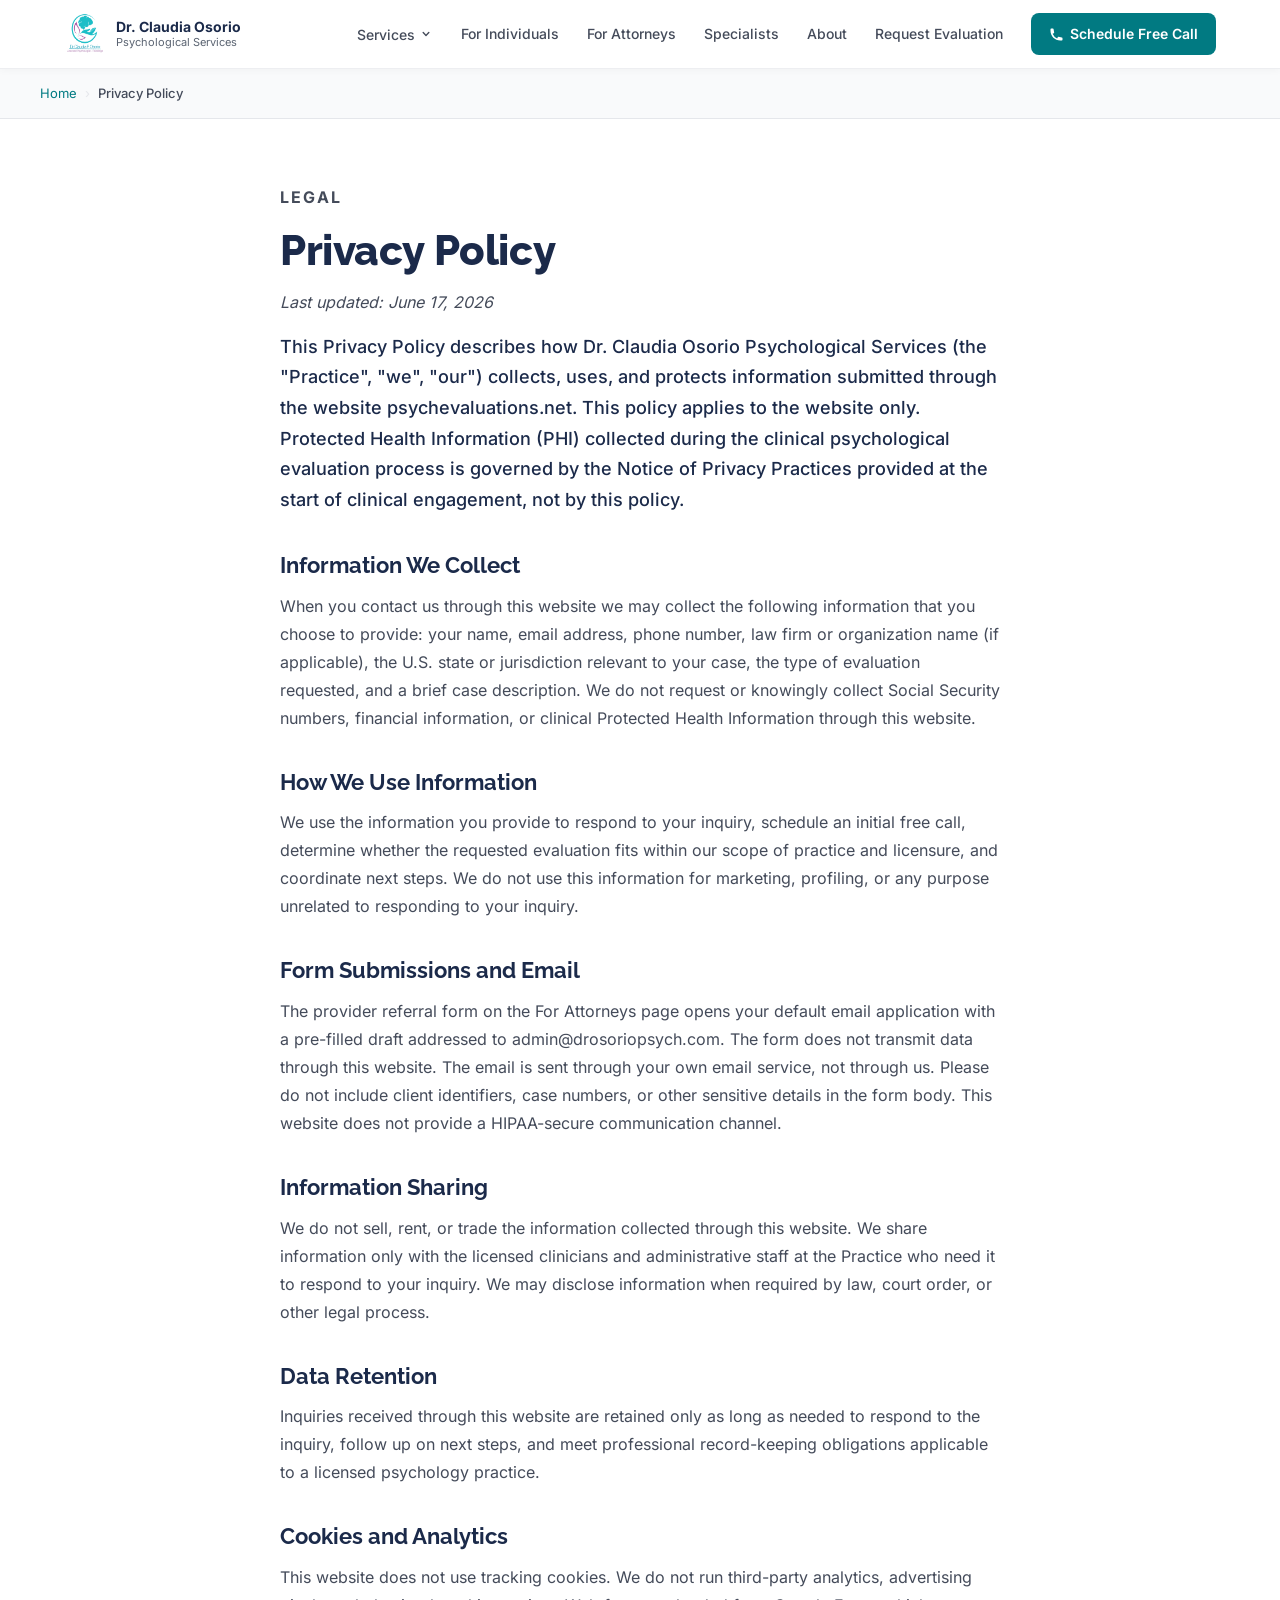
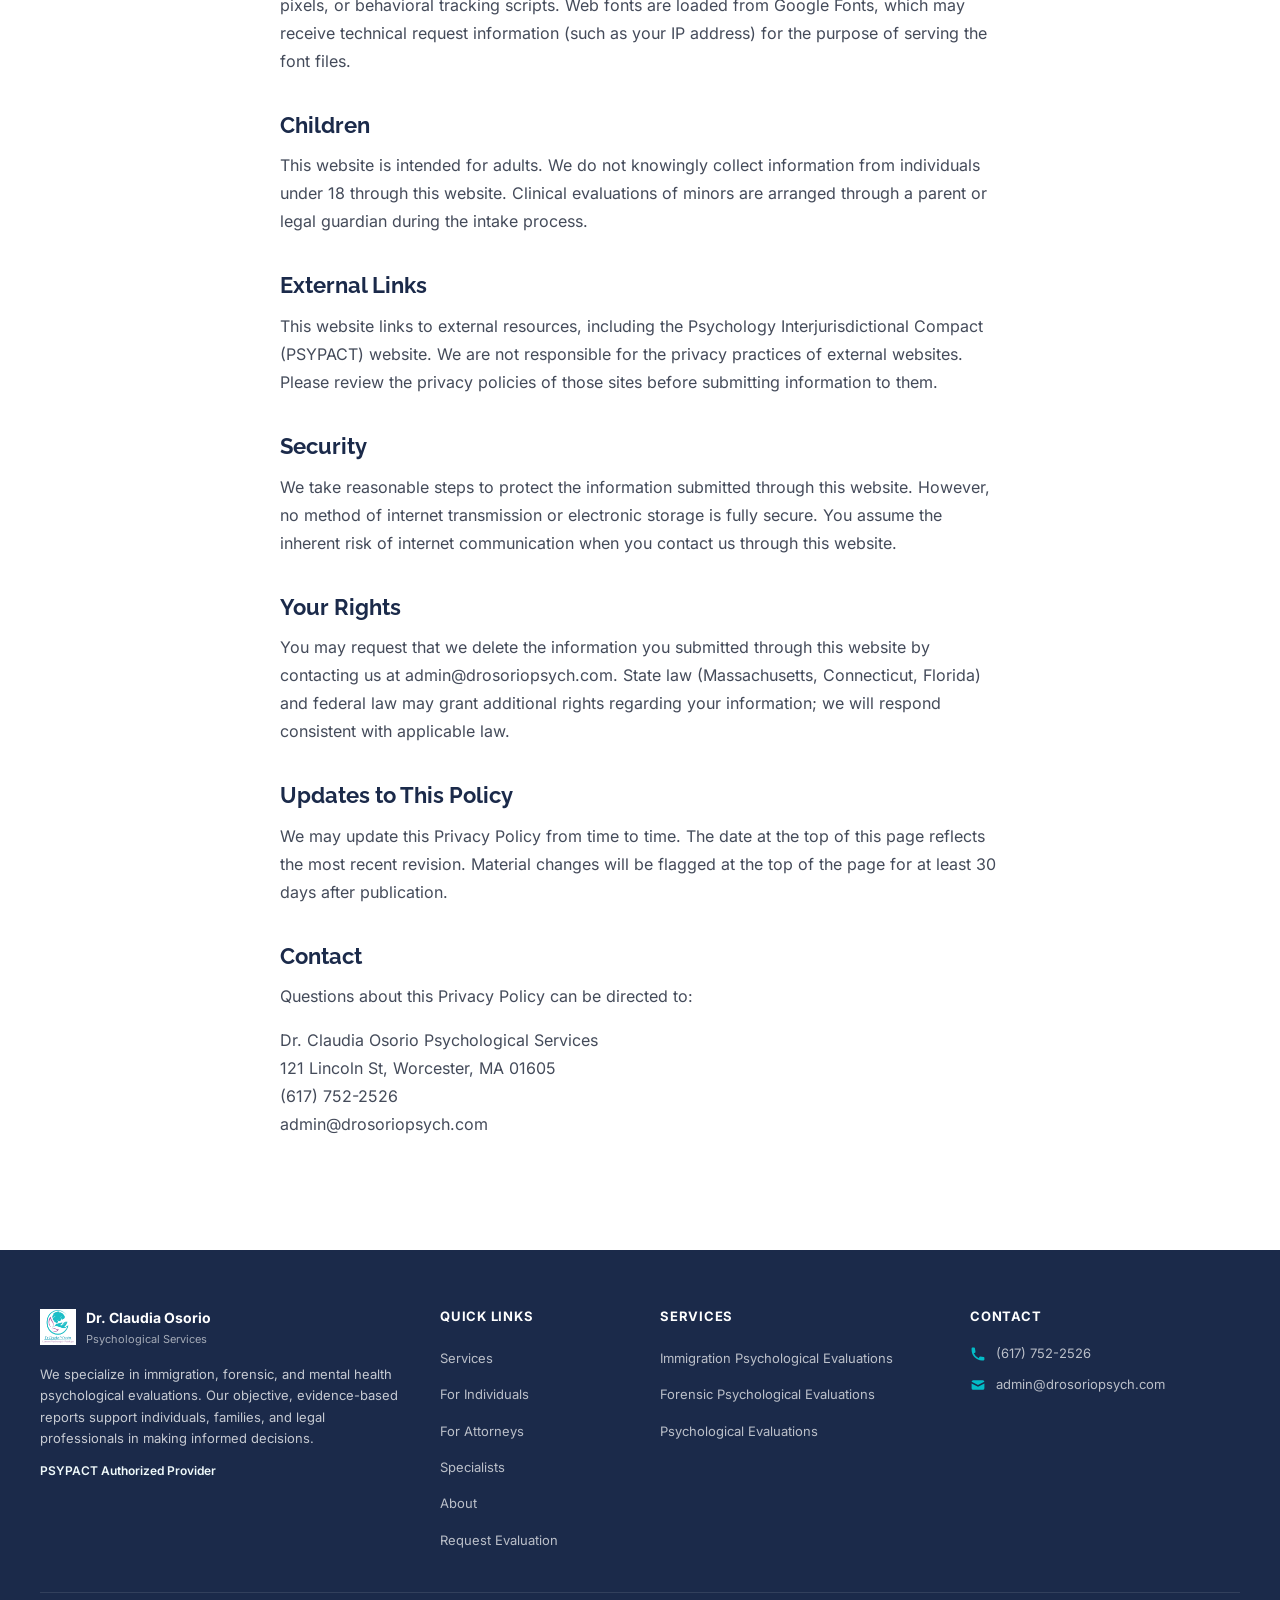
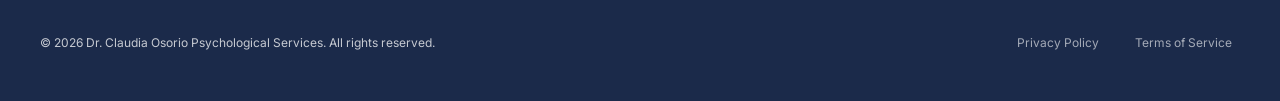
<file: privacy-policy.html>
<!DOCTYPE html>
<html lang="en">
<head>
  <meta charset="UTF-8" />
  <meta name="viewport" content="width=device-width, initial-scale=1.0" />
  <title>Privacy Policy | Dr. Claudia Osorio Psychological Services</title>
  <meta name="description" content="Privacy practices for psychevaluations.net. How we collect, use, and protect information submitted through this website. PHI is not collected via web forms." />
  <meta name="robots" content="index, follow" />
  <link rel="canonical" href="https://psychevaluations.net/privacy-policy.html" />

  <meta property="og:title" content="Privacy Policy | Dr. Claudia Osorio Psychological Services" />
  <meta property="og:description" content="Privacy practices for psychevaluations.net." />
  <meta property="og:url" content="https://psychevaluations.net/privacy-policy.html" />
  <meta property="og:type" content="website" />
  <meta property="og:site_name" content="Dr. Claudia Osorio Psychological Services" />
  <meta property="og:locale" content="en_US" />

  <link rel="icon" href="/favicon.ico" sizes="any" />
  <link rel="icon" href="/favicon.svg" type="image/svg+xml" />

  <link rel="stylesheet" href="css/styles.css?v=31" />

  <script type="application/ld+json">
  {
    "@context": "https://schema.org",
    "@graph": [
      {
        "@type": "BreadcrumbList",
        "itemListElement": [
          { "@type": "ListItem", "position": 1, "name": "Home", "item": "https://psychevaluations.net/" },
          { "@type": "ListItem", "position": 2, "name": "Privacy Policy", "item": "https://psychevaluations.net/privacy-policy.html" }
        ]
      },
      {
        "@type": "WebPage",
        "@id": "https://psychevaluations.net/privacy-policy.html",
        "url": "https://psychevaluations.net/privacy-policy.html",
        "name": "Privacy Policy",
        "description": "Privacy practices for psychevaluations.net. How we collect, use, and protect information submitted through this website.",
        "isPartOf": { "@id": "https://psychevaluations.net/#website" },
        "publisher": { "@id": "https://psychevaluations.net/#organization" },
        "datePublished": "2026-06-17",
        "dateModified": "2026-06-17",
        "inLanguage": "en"
      }
    ]
  }
  </script>
</head>
<body>

<a class="skip-link" href="#main">Skip to main content</a>

<nav class="nav" role="navigation" aria-label="Main navigation">
  <div class="nav__inner">
    <a href="index.html" class="nav__logo" aria-label="Dr. Claudia Osorio Psychological Services, Home">
      <img src="images/optimized/logo.png" alt="Dr. Claudia Osorio Psychological Services logo" class="nav__logo-img" width="42" height="42" />
      <div class="nav__logo-text">
        <div class="nav__logo-name">Dr. Claudia Osorio</div>
        <div class="nav__logo-sub">Psychological Services</div>
      </div>
    </a>
    <div class="nav__links" id="nav-links">
      <div class="nav__dropdown">
        <button class="nav__link nav__dropdown-toggle" aria-expanded="false" aria-haspopup="true" aria-controls="services-menu">
          Services
          <svg xmlns="http://www.w3.org/2000/svg" width="14" height="14" viewBox="0 0 20 20" fill="currentColor" aria-hidden="true"><path fill-rule="evenodd" d="M5.293 7.293a1 1 0 011.414 0L10 10.586l3.293-3.293a1 1 0 111.414 1.414l-4 4a1 1 0 01-1.414 0l-4-4a1 1 0 010-1.414z" clip-rule="evenodd"/></svg>
        </button>
        <div class="nav__dropdown-menu" id="services-menu">
          <a href="immigration-psychological-evaluations.html" class="nav__dropdown-item">Immigration Evaluations</a>
          <a href="forensic-psychological-evaluations.html" class="nav__dropdown-item">Forensic Evaluations</a>
          <a href="mental-health-psychological-evaluations.html" class="nav__dropdown-item">Psychological Evaluations</a>
        </div>
      </div>
      <a href="for-individuals.html" class="nav__link">For Individuals</a>
      <a href="for-attorneys.html" class="nav__link">For Attorneys</a>
      <a href="specialists.html" class="nav__link">Specialists</a>
      <a href="about.html" class="nav__link">About</a>
      <a href="for-individuals.html#evaluation-types" class="nav__link">Request Evaluation</a>
      <a href="tel:+16177522526" class="nav__cta">
        <svg xmlns="http://www.w3.org/2000/svg" width="15" height="15" viewBox="0 0 20 20" fill="currentColor" aria-hidden="true"><path d="M2 3a1 1 0 011-1h2.153a1 1 0 01.986.836l.74 4.435a1 1 0 01-.54 1.06l-1.548.773a11.037 11.037 0 006.105 6.105l.774-1.548a1 1 0 011.059-.54l4.435.74a1 1 0 01.836.986V17a1 1 0 01-1 1h-2C7.82 18 2 12.18 2 5V3z"/></svg>
        Schedule Free Call
      </a>
    </div>
    <div class="nav__mobile-right">
      <a href="tel:+16177522526" class="nav__mobile-cta" aria-label="Schedule free call">
        <svg xmlns="http://www.w3.org/2000/svg" width="15" height="15" viewBox="0 0 20 20" fill="currentColor" aria-hidden="true"><path d="M2 3a1 1 0 011-1h2.153a1 1 0 01.986.836l.74 4.435a1 1 0 01-.54 1.06l-1.548.773a11.037 11.037 0 006.105 6.105l.774-1.548a1 1 0 011.059-.54l4.435.74a1 1 0 01.836.986V17a1 1 0 01-1 1h-2C7.82 18 2 12.18 2 5V3z"/></svg>
        Free Call
      </a>
      <button class="nav__menu-btn" aria-expanded="false" aria-controls="nav-links" aria-label="Open menu">
        <svg xmlns="http://www.w3.org/2000/svg" width="22" height="22" viewBox="0 0 24 24" fill="none" stroke="currentColor" stroke-width="2" stroke-linecap="round" stroke-linejoin="round" aria-hidden="true"><line x1="3" y1="6" x2="21" y2="6"/><line x1="3" y1="12" x2="21" y2="12"/><line x1="3" y1="18" x2="21" y2="18"/></svg>
      </button>
    </div>
  </div>
</nav>

<main id="main">

<nav class="breadcrumb" aria-label="Breadcrumb">
  <div class="breadcrumb__inner">
    <a href="index.html">Home</a>
    <span class="breadcrumb__sep" aria-hidden="true">›</span>
    <span class="breadcrumb__current">Privacy Policy</span>
  </div>
</nav>

<section class="legal-article" aria-labelledby="legal-title">
  <div class="legal-article__inner">
    <p class="legal-article__label">Legal</p>
    <h1 class="legal-article__title" id="legal-title">Privacy Policy</h1>
    <p class="legal-article__meta">Last updated: June 17, 2026</p>

    <p class="legal-article__intro">This Privacy Policy describes how Dr. Claudia Osorio Psychological Services (the "Practice", "we", "our") collects, uses, and protects information submitted through the website psychevaluations.net. This policy applies to the website only. Protected Health Information (PHI) collected during the clinical psychological evaluation process is governed by the Notice of Privacy Practices provided at the start of clinical engagement, not by this policy.</p>

    <h2>Information We Collect</h2>
    <p>When you contact us through this website we may collect the following information that you choose to provide: your name, email address, phone number, law firm or organization name (if applicable), the U.S. state or jurisdiction relevant to your case, the type of evaluation requested, and a brief case description. We do not request or knowingly collect Social Security numbers, financial information, or clinical Protected Health Information through this website.</p>

    <h2>How We Use Information</h2>
    <p>We use the information you provide to respond to your inquiry, schedule an initial free call, determine whether the requested evaluation fits within our scope of practice and licensure, and coordinate next steps. We do not use this information for marketing, profiling, or any purpose unrelated to responding to your inquiry.</p>

    <h2>Form Submissions and Email</h2>
    <p>The provider referral form on the For Attorneys page opens your default email application with a pre-filled draft addressed to admin@drosoriopsych.com. The form does not transmit data through this website. The email is sent through your own email service, not through us. Please do not include client identifiers, case numbers, or other sensitive details in the form body. This website does not provide a HIPAA-secure communication channel.</p>

    <h2>Information Sharing</h2>
    <p>We do not sell, rent, or trade the information collected through this website. We share information only with the licensed clinicians and administrative staff at the Practice who need it to respond to your inquiry. We may disclose information when required by law, court order, or other legal process.</p>

    <h2>Data Retention</h2>
    <p>Inquiries received through this website are retained only as long as needed to respond to the inquiry, follow up on next steps, and meet professional record-keeping obligations applicable to a licensed psychology practice.</p>

    <h2>Cookies and Analytics</h2>
    <p>This website does not use tracking cookies. We do not run third-party analytics, advertising pixels, or behavioral tracking scripts. Web fonts are loaded from Google Fonts, which may receive technical request information (such as your IP address) for the purpose of serving the font files.</p>

    <h2>Children</h2>
    <p>This website is intended for adults. We do not knowingly collect information from individuals under 18 through this website. Clinical evaluations of minors are arranged through a parent or legal guardian during the intake process.</p>

    <h2>External Links</h2>
    <p>This website links to external resources, including the Psychology Interjurisdictional Compact (PSYPACT) website. We are not responsible for the privacy practices of external websites. Please review the privacy policies of those sites before submitting information to them.</p>

    <h2>Security</h2>
    <p>We take reasonable steps to protect the information submitted through this website. However, no method of internet transmission or electronic storage is fully secure. You assume the inherent risk of internet communication when you contact us through this website.</p>

    <h2>Your Rights</h2>
    <p>You may request that we delete the information you submitted through this website by contacting us at admin@drosoriopsych.com. State law (Massachusetts, Connecticut, Florida) and federal law may grant additional rights regarding your information; we will respond consistent with applicable law.</p>

    <h2>Updates to This Policy</h2>
    <p>We may update this Privacy Policy from time to time. The date at the top of this page reflects the most recent revision. Material changes will be flagged at the top of the page for at least 30 days after publication.</p>

    <h2>Contact</h2>
    <p>Questions about this Privacy Policy can be directed to:</p>
    <p>Dr. Claudia Osorio Psychological Services<br>121 Lincoln St, Worcester, MA 01605<br>(617) 752-2526<br>admin@drosoriopsych.com</p>
  </div>
</section>

</main>

<footer class="footer" role="contentinfo">
  <div class="footer__grid">
    <div>
      <div class="footer__logo">
        <img src="images/optimized/logo.png" alt="Dr. Claudia Osorio Psychological Services" width="36" height="36" loading="lazy" />
        <div>
          <div class="footer__logo-name">Dr. Claudia Osorio</div>
          <div class="footer__logo-sub">Psychological Services</div>
        </div>
      </div>
      <p class="footer__tagline">We specialize in immigration, forensic, and mental health psychological evaluations. Our objective, evidence-based reports support individuals, families, and legal professionals in making informed decisions.</p>
      <p class="footer__psypact">PSYPACT Authorized Provider</p>
    </div>
    <nav aria-label="Footer quick links">
      <p class="footer__col-title">Quick Links</p>
      <ul class="footer__links" role="list">
        <li><a href="index.html#services-heading" class="footer__link">Services</a></li>
        <li><a href="for-individuals.html" class="footer__link">For Individuals</a></li>
        <li><a href="for-attorneys.html" class="footer__link">For Attorneys</a></li>
        <li><a href="specialists.html" class="footer__link">Specialists</a></li>
        <li><a href="about.html" class="footer__link">About</a></li>
        <li><a href="for-individuals.html#evaluation-types" class="footer__link">Request Evaluation</a></li>
      </ul>
    </nav>
    <nav aria-label="Footer services links">
      <p class="footer__col-title">Services</p>
      <ul class="footer__links" role="list">
        <li><a href="immigration-psychological-evaluations.html" class="footer__link">Immigration Psychological Evaluations</a></li>
        <li><a href="forensic-psychological-evaluations.html" class="footer__link">Forensic Psychological Evaluations</a></li>
        <li><a href="mental-health-psychological-evaluations.html" class="footer__link">Psychological Evaluations</a></li>
      </ul>
    </nav>
    <div>
      <p class="footer__col-title">Contact</p>
      <div class="footer__contact-item">
        <svg xmlns="http://www.w3.org/2000/svg" width="16" height="16" viewBox="0 0 20 20" fill="currentColor" aria-hidden="true"><path d="M2 3a1 1 0 011-1h2.153a1 1 0 01.986.836l.74 4.435a1 1 0 01-.54 1.06l-1.548.773a11.037 11.037 0 006.105 6.105l.774-1.548a1 1 0 011.059-.54l4.435.74a1 1 0 01.836.986V17a1 1 0 01-1 1h-2C7.82 18 2 12.18 2 5V3z"/></svg>
        <a href="tel:+16177522526" class="footer__link">(617) 752-2526</a>
      </div>
      <div class="footer__contact-item">
        <svg xmlns="http://www.w3.org/2000/svg" width="16" height="16" viewBox="0 0 20 20" fill="currentColor" aria-hidden="true"><path d="M2.003 5.884L10 9.882l7.997-3.998A2 2 0 0016 4H4a2 2 0 00-1.997 1.884z"/><path d="M18 8.118l-8 4-8-4V14a2 2 0 002 2h12a2 2 0 002-2V8.118z"/></svg>
        <a href="mailto:admin@drosoriopsych.com" class="footer__link">admin@drosoriopsych.com</a>
      </div>
    </div>
  </div>
  <div class="footer__bottom">
    <p class="footer__copy">&copy; 2026 Dr. Claudia Osorio Psychological Services. All rights reserved.</p>
    <nav class="footer__legal" aria-label="Legal links">
      <a href="privacy-policy.html">Privacy Policy</a>
      <a href="terms-of-service.html">Terms of Service</a>
    </nav>
  </div>
</footer>

<script src="js/main.js"></script>
</body>
</html>
</file>
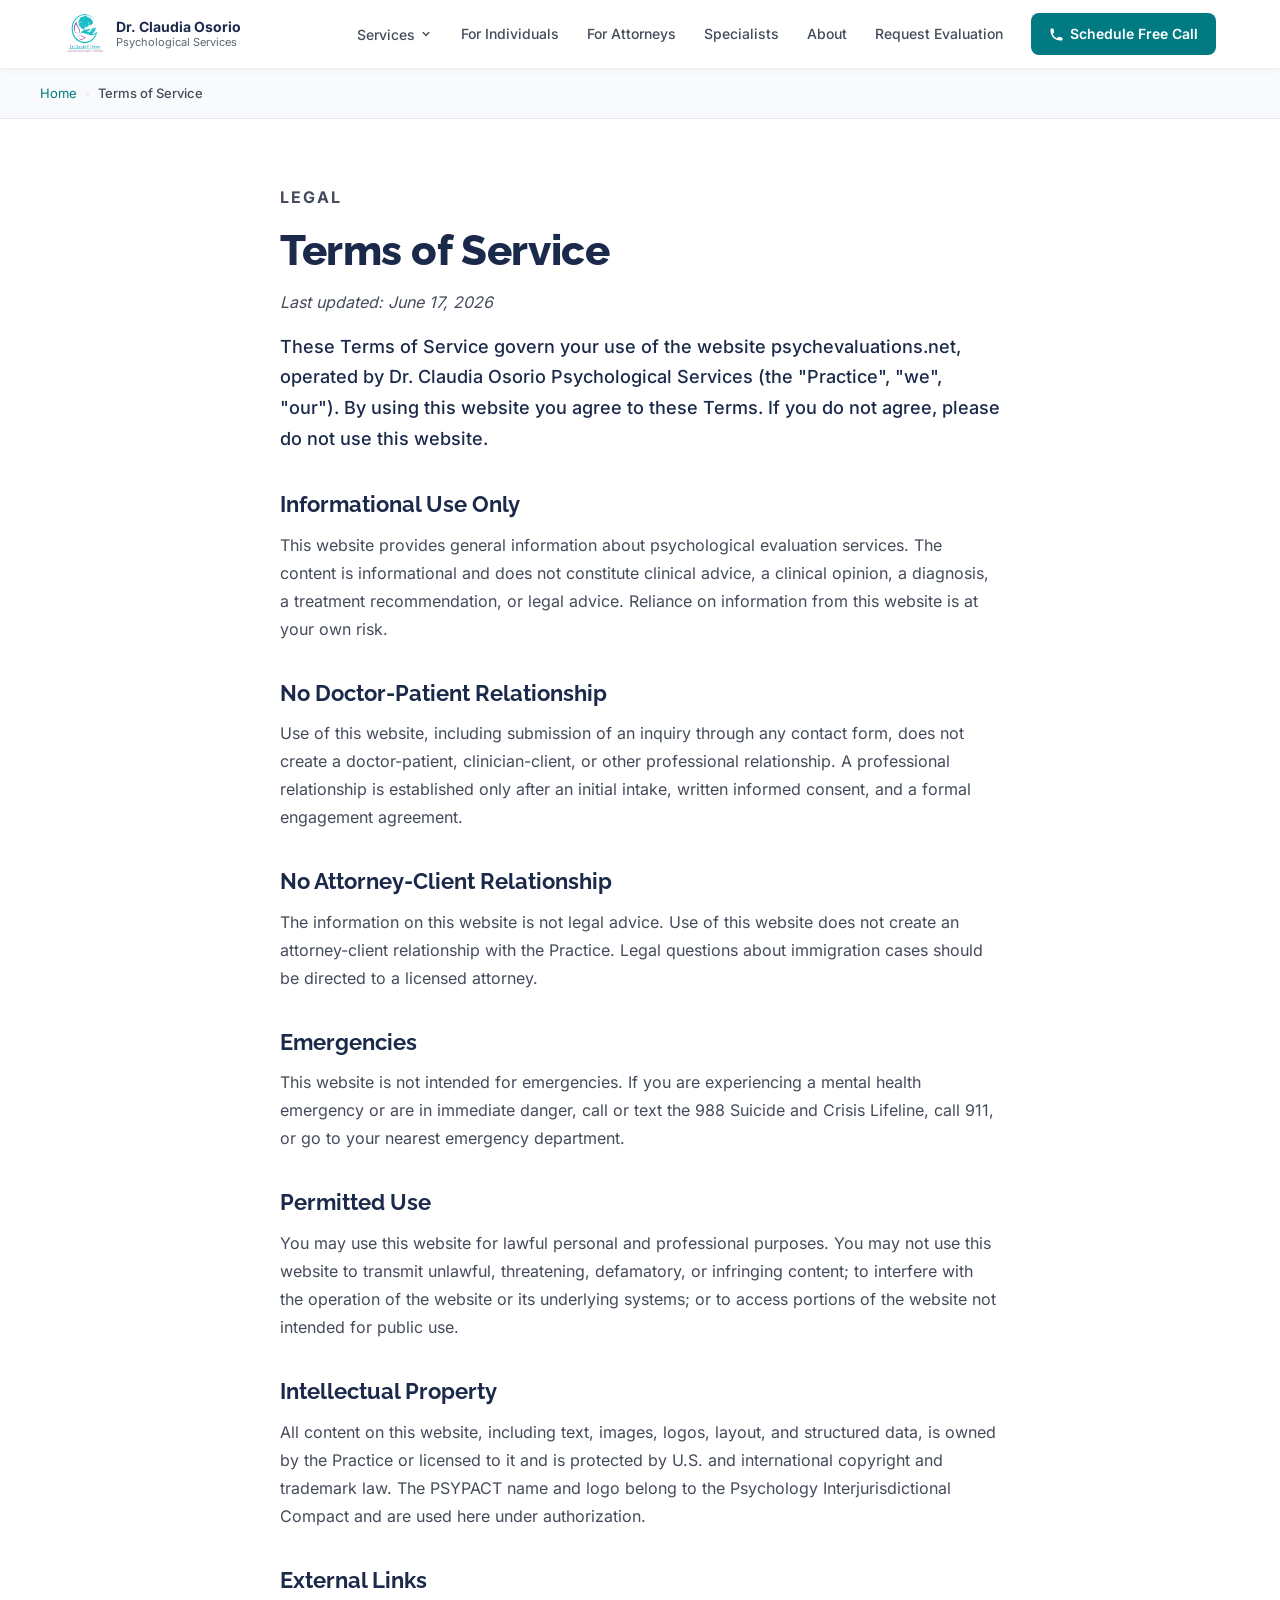
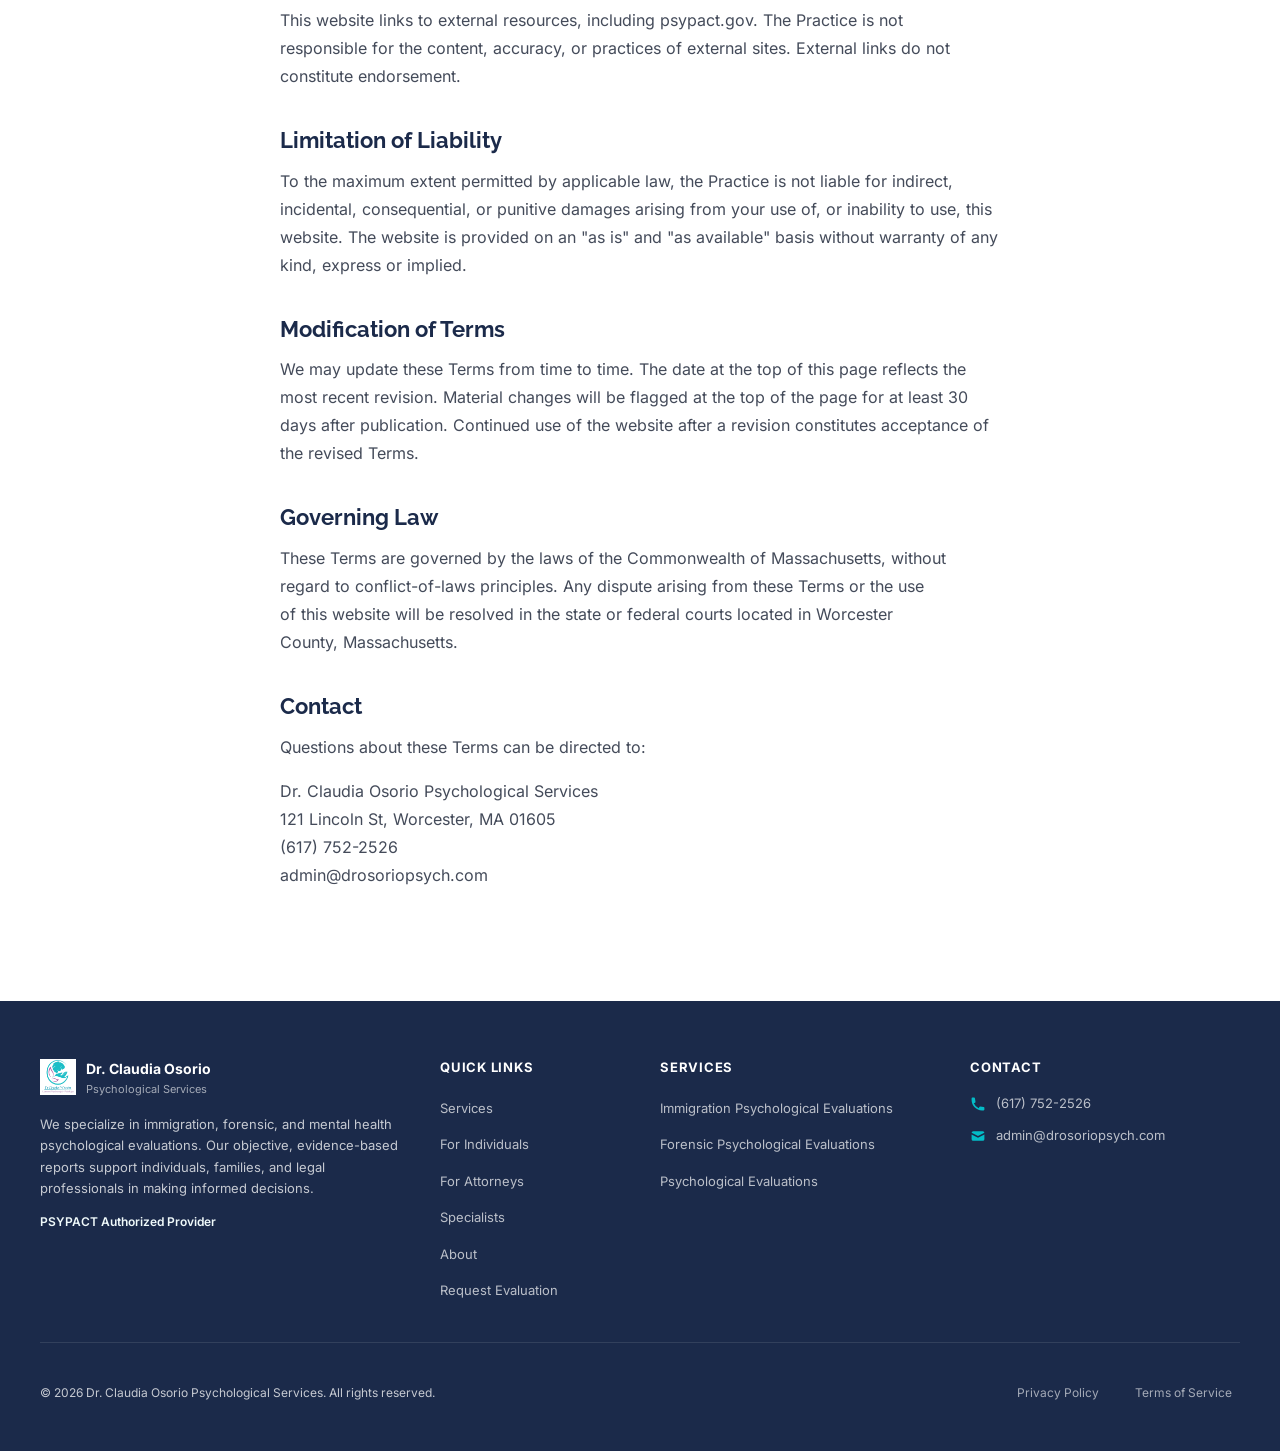
<file: terms-of-service.html>
<!DOCTYPE html>
<html lang="en">
<head>
  <meta charset="UTF-8" />
  <meta name="viewport" content="width=device-width, initial-scale=1.0" />
  <title>Terms of Service | Dr. Claudia Osorio Psychological Services</title>
  <meta name="description" content="Terms of Service for psychevaluations.net. The website is informational; it does not create a doctor-patient relationship and does not provide clinical advice." />
  <meta name="robots" content="index, follow" />
  <link rel="canonical" href="https://psychevaluations.net/terms-of-service.html" />

  <meta property="og:title" content="Terms of Service | Dr. Claudia Osorio Psychological Services" />
  <meta property="og:description" content="Terms of Service for psychevaluations.net." />
  <meta property="og:url" content="https://psychevaluations.net/terms-of-service.html" />
  <meta property="og:type" content="website" />
  <meta property="og:site_name" content="Dr. Claudia Osorio Psychological Services" />
  <meta property="og:locale" content="en_US" />

  <link rel="icon" href="/favicon.ico" sizes="any" />
  <link rel="icon" href="/favicon.svg" type="image/svg+xml" />

  <link rel="stylesheet" href="css/styles.css?v=31" />

  <script type="application/ld+json">
  {
    "@context": "https://schema.org",
    "@graph": [
      {
        "@type": "BreadcrumbList",
        "itemListElement": [
          { "@type": "ListItem", "position": 1, "name": "Home", "item": "https://psychevaluations.net/" },
          { "@type": "ListItem", "position": 2, "name": "Terms of Service", "item": "https://psychevaluations.net/terms-of-service.html" }
        ]
      },
      {
        "@type": "WebPage",
        "@id": "https://psychevaluations.net/terms-of-service.html",
        "url": "https://psychevaluations.net/terms-of-service.html",
        "name": "Terms of Service",
        "description": "Terms of Service for psychevaluations.net.",
        "isPartOf": { "@id": "https://psychevaluations.net/#website" },
        "publisher": { "@id": "https://psychevaluations.net/#organization" },
        "datePublished": "2026-06-17",
        "dateModified": "2026-06-17",
        "inLanguage": "en"
      }
    ]
  }
  </script>
</head>
<body>

<a class="skip-link" href="#main">Skip to main content</a>

<nav class="nav" role="navigation" aria-label="Main navigation">
  <div class="nav__inner">
    <a href="index.html" class="nav__logo" aria-label="Dr. Claudia Osorio Psychological Services, Home">
      <img src="images/optimized/logo.png" alt="Dr. Claudia Osorio Psychological Services logo" class="nav__logo-img" width="42" height="42" />
      <div class="nav__logo-text">
        <div class="nav__logo-name">Dr. Claudia Osorio</div>
        <div class="nav__logo-sub">Psychological Services</div>
      </div>
    </a>
    <div class="nav__links" id="nav-links">
      <div class="nav__dropdown">
        <button class="nav__link nav__dropdown-toggle" aria-expanded="false" aria-haspopup="true" aria-controls="services-menu">
          Services
          <svg xmlns="http://www.w3.org/2000/svg" width="14" height="14" viewBox="0 0 20 20" fill="currentColor" aria-hidden="true"><path fill-rule="evenodd" d="M5.293 7.293a1 1 0 011.414 0L10 10.586l3.293-3.293a1 1 0 111.414 1.414l-4 4a1 1 0 01-1.414 0l-4-4a1 1 0 010-1.414z" clip-rule="evenodd"/></svg>
        </button>
        <div class="nav__dropdown-menu" id="services-menu">
          <a href="immigration-psychological-evaluations.html" class="nav__dropdown-item">Immigration Evaluations</a>
          <a href="forensic-psychological-evaluations.html" class="nav__dropdown-item">Forensic Evaluations</a>
          <a href="mental-health-psychological-evaluations.html" class="nav__dropdown-item">Psychological Evaluations</a>
        </div>
      </div>
      <a href="for-individuals.html" class="nav__link">For Individuals</a>
      <a href="for-attorneys.html" class="nav__link">For Attorneys</a>
      <a href="specialists.html" class="nav__link">Specialists</a>
      <a href="about.html" class="nav__link">About</a>
      <a href="for-individuals.html#evaluation-types" class="nav__link">Request Evaluation</a>
      <a href="tel:+16177522526" class="nav__cta">
        <svg xmlns="http://www.w3.org/2000/svg" width="15" height="15" viewBox="0 0 20 20" fill="currentColor" aria-hidden="true"><path d="M2 3a1 1 0 011-1h2.153a1 1 0 01.986.836l.74 4.435a1 1 0 01-.54 1.06l-1.548.773a11.037 11.037 0 006.105 6.105l.774-1.548a1 1 0 011.059-.54l4.435.74a1 1 0 01.836.986V17a1 1 0 01-1 1h-2C7.82 18 2 12.18 2 5V3z"/></svg>
        Schedule Free Call
      </a>
    </div>
    <div class="nav__mobile-right">
      <a href="tel:+16177522526" class="nav__mobile-cta" aria-label="Schedule free call">
        <svg xmlns="http://www.w3.org/2000/svg" width="15" height="15" viewBox="0 0 20 20" fill="currentColor" aria-hidden="true"><path d="M2 3a1 1 0 011-1h2.153a1 1 0 01.986.836l.74 4.435a1 1 0 01-.54 1.06l-1.548.773a11.037 11.037 0 006.105 6.105l.774-1.548a1 1 0 011.059-.54l4.435.74a1 1 0 01.836.986V17a1 1 0 01-1 1h-2C7.82 18 2 12.18 2 5V3z"/></svg>
        Free Call
      </a>
      <button class="nav__menu-btn" aria-expanded="false" aria-controls="nav-links" aria-label="Open menu">
        <svg xmlns="http://www.w3.org/2000/svg" width="22" height="22" viewBox="0 0 24 24" fill="none" stroke="currentColor" stroke-width="2" stroke-linecap="round" stroke-linejoin="round" aria-hidden="true"><line x1="3" y1="6" x2="21" y2="6"/><line x1="3" y1="12" x2="21" y2="12"/><line x1="3" y1="18" x2="21" y2="18"/></svg>
      </button>
    </div>
  </div>
</nav>

<main id="main">

<nav class="breadcrumb" aria-label="Breadcrumb">
  <div class="breadcrumb__inner">
    <a href="index.html">Home</a>
    <span class="breadcrumb__sep" aria-hidden="true">›</span>
    <span class="breadcrumb__current">Terms of Service</span>
  </div>
</nav>

<section class="legal-article" aria-labelledby="legal-title">
  <div class="legal-article__inner">
    <p class="legal-article__label">Legal</p>
    <h1 class="legal-article__title" id="legal-title">Terms of Service</h1>
    <p class="legal-article__meta">Last updated: June 17, 2026</p>

    <p class="legal-article__intro">These Terms of Service govern your use of the website psychevaluations.net, operated by Dr. Claudia Osorio Psychological Services (the "Practice", "we", "our"). By using this website you agree to these Terms. If you do not agree, please do not use this website.</p>

    <h2>Informational Use Only</h2>
    <p>This website provides general information about psychological evaluation services. The content is informational and does not constitute clinical advice, a clinical opinion, a diagnosis, a treatment recommendation, or legal advice. Reliance on information from this website is at your own risk.</p>

    <h2>No Doctor-Patient Relationship</h2>
    <p>Use of this website, including submission of an inquiry through any contact form, does not create a doctor-patient, clinician-client, or other professional relationship. A professional relationship is established only after an initial intake, written informed consent, and a formal engagement agreement.</p>

    <h2>No Attorney-Client Relationship</h2>
    <p>The information on this website is not legal advice. Use of this website does not create an attorney-client relationship with the Practice. Legal questions about immigration cases should be directed to a licensed attorney.</p>

    <h2>Emergencies</h2>
    <p>This website is not intended for emergencies. If you are experiencing a mental health emergency or are in immediate danger, call or text the 988 Suicide and Crisis Lifeline, call 911, or go to your nearest emergency department.</p>

    <h2>Permitted Use</h2>
    <p>You may use this website for lawful personal and professional purposes. You may not use this website to transmit unlawful, threatening, defamatory, or infringing content; to interfere with the operation of the website or its underlying systems; or to access portions of the website not intended for public use.</p>

    <h2>Intellectual Property</h2>
    <p>All content on this website, including text, images, logos, layout, and structured data, is owned by the Practice or licensed to it and is protected by U.S. and international copyright and trademark law. The PSYPACT name and logo belong to the Psychology Interjurisdictional Compact and are used here under authorization.</p>

    <h2>External Links</h2>
    <p>This website links to external resources, including psypact.gov. The Practice is not responsible for the content, accuracy, or practices of external sites. External links do not constitute endorsement.</p>

    <h2>Limitation of Liability</h2>
    <p>To the maximum extent permitted by applicable law, the Practice is not liable for indirect, incidental, consequential, or punitive damages arising from your use of, or inability to use, this website. The website is provided on an "as is" and "as available" basis without warranty of any kind, express or implied.</p>

    <h2>Modification of Terms</h2>
    <p>We may update these Terms from time to time. The date at the top of this page reflects the most recent revision. Material changes will be flagged at the top of the page for at least 30 days after publication. Continued use of the website after a revision constitutes acceptance of the revised Terms.</p>

    <h2>Governing Law</h2>
    <p>These Terms are governed by the laws of the Commonwealth of Massachusetts, without regard to conflict-of-laws principles. Any dispute arising from these Terms or the use of this website will be resolved in the state or federal courts located in Worcester County, Massachusetts.</p>

    <h2>Contact</h2>
    <p>Questions about these Terms can be directed to:</p>
    <p>Dr. Claudia Osorio Psychological Services<br>121 Lincoln St, Worcester, MA 01605<br>(617) 752-2526<br>admin@drosoriopsych.com</p>
  </div>
</section>

</main>

<footer class="footer" role="contentinfo">
  <div class="footer__grid">
    <div>
      <div class="footer__logo">
        <img src="images/optimized/logo.png" alt="Dr. Claudia Osorio Psychological Services" width="36" height="36" loading="lazy" />
        <div>
          <div class="footer__logo-name">Dr. Claudia Osorio</div>
          <div class="footer__logo-sub">Psychological Services</div>
        </div>
      </div>
      <p class="footer__tagline">We specialize in immigration, forensic, and mental health psychological evaluations. Our objective, evidence-based reports support individuals, families, and legal professionals in making informed decisions.</p>
      <p class="footer__psypact">PSYPACT Authorized Provider</p>
    </div>
    <nav aria-label="Footer quick links">
      <p class="footer__col-title">Quick Links</p>
      <ul class="footer__links" role="list">
        <li><a href="index.html#services-heading" class="footer__link">Services</a></li>
        <li><a href="for-individuals.html" class="footer__link">For Individuals</a></li>
        <li><a href="for-attorneys.html" class="footer__link">For Attorneys</a></li>
        <li><a href="specialists.html" class="footer__link">Specialists</a></li>
        <li><a href="about.html" class="footer__link">About</a></li>
        <li><a href="for-individuals.html#evaluation-types" class="footer__link">Request Evaluation</a></li>
      </ul>
    </nav>
    <nav aria-label="Footer services links">
      <p class="footer__col-title">Services</p>
      <ul class="footer__links" role="list">
        <li><a href="immigration-psychological-evaluations.html" class="footer__link">Immigration Psychological Evaluations</a></li>
        <li><a href="forensic-psychological-evaluations.html" class="footer__link">Forensic Psychological Evaluations</a></li>
        <li><a href="mental-health-psychological-evaluations.html" class="footer__link">Psychological Evaluations</a></li>
      </ul>
    </nav>
    <div>
      <p class="footer__col-title">Contact</p>
      <div class="footer__contact-item">
        <svg xmlns="http://www.w3.org/2000/svg" width="16" height="16" viewBox="0 0 20 20" fill="currentColor" aria-hidden="true"><path d="M2 3a1 1 0 011-1h2.153a1 1 0 01.986.836l.74 4.435a1 1 0 01-.54 1.06l-1.548.773a11.037 11.037 0 006.105 6.105l.774-1.548a1 1 0 011.059-.54l4.435.74a1 1 0 01.836.986V17a1 1 0 01-1 1h-2C7.82 18 2 12.18 2 5V3z"/></svg>
        <a href="tel:+16177522526" class="footer__link">(617) 752-2526</a>
      </div>
      <div class="footer__contact-item">
        <svg xmlns="http://www.w3.org/2000/svg" width="16" height="16" viewBox="0 0 20 20" fill="currentColor" aria-hidden="true"><path d="M2.003 5.884L10 9.882l7.997-3.998A2 2 0 0016 4H4a2 2 0 00-1.997 1.884z"/><path d="M18 8.118l-8 4-8-4V14a2 2 0 002 2h12a2 2 0 002-2V8.118z"/></svg>
        <a href="mailto:admin@drosoriopsych.com" class="footer__link">admin@drosoriopsych.com</a>
      </div>
    </div>
  </div>
  <div class="footer__bottom">
    <p class="footer__copy">&copy; 2026 Dr. Claudia Osorio Psychological Services. All rights reserved.</p>
    <nav class="footer__legal" aria-label="Legal links">
      <a href="privacy-policy.html">Privacy Policy</a>
      <a href="terms-of-service.html">Terms of Service</a>
    </nav>
  </div>
</footer>

<script src="js/main.js"></script>
</body>
</html>
</file>
<file: css/styles.css>
/* ============================================
   DR. CLAUDIA OSORIO PSYCHOLOGICAL SERVICES
   Main Stylesheet
   ============================================ */

/* Self-hosted fonts — eliminates Google Fonts CDN dependency for privacy + SRI. */
@font-face { font-family: 'Raleway'; font-style: normal; font-weight: 400; font-display: swap; src: url('../fonts/raleway-400.woff2') format('woff2'); }
@font-face { font-family: 'Raleway'; font-style: normal; font-weight: 500; font-display: swap; src: url('../fonts/raleway-500.woff2') format('woff2'); }
@font-face { font-family: 'Raleway'; font-style: normal; font-weight: 600; font-display: swap; src: url('../fonts/raleway-600.woff2') format('woff2'); }
@font-face { font-family: 'Raleway'; font-style: normal; font-weight: 700; font-display: swap; src: url('../fonts/raleway-700.woff2') format('woff2'); }
@font-face { font-family: 'Raleway'; font-style: normal; font-weight: 800; font-display: swap; src: url('../fonts/raleway-800.woff2') format('woff2'); }
@font-face { font-family: 'Inter'; font-style: normal; font-weight: 400; font-display: swap; src: url('../fonts/inter-400.woff2') format('woff2'); }
@font-face { font-family: 'Inter'; font-style: normal; font-weight: 500; font-display: swap; src: url('../fonts/inter-500.woff2') format('woff2'); }
@font-face { font-family: 'Inter'; font-style: normal; font-weight: 600; font-display: swap; src: url('../fonts/inter-600.woff2') format('woff2'); }
@font-face { font-family: 'Inter'; font-style: normal; font-weight: 700; font-display: swap; src: url('../fonts/inter-700.woff2') format('woff2'); }

/* --- Variables --- */
:root {
  --teal:        #03bcc7;
  --teal-dark:   #029aa4;
  --teal-light:  #e6f9fa;
  --teal-pale:   #F0FAFB;  /* path-card gradient stop, lighter than --teal-light */
  /* Accessible variants for CTAs that carry white text.
     #03bcc7 with white text = 2.4:1 (fails WCAG AA).
     #017a82 with white text = 4.6:1 (passes AA), darker hover #015e64 = 7.5:1. */
  --teal-button:       #017a82;
  --teal-button-hover: #015e64;
  --navy:        #1B2A4A;
  --navy-light:  #2C3E6B;
  --gold:        #C9944A;
  --gold-dark:   #b8833e;
  --pink-light:  #F5ECF5;
  --pink-pale:   #F5F0F5;  /* path-card gradient stop, lighter than --pink-light */
  --pink-accent: #9b589b;
  /* PSYPACT brand blue, sampled from the official logo (R=79 G=118 B=195).
     Used only to mark PSYPACT-Effective surfaces (map states, legend swatch)
     so the visual cue ties back to the logo a visitor recognizes. */
  --psypact-blue:      #4F76C3;
  --psypact-blue-pale: #DCE4F3;
  --text-dark:   #1A1A2E;
  --text-mid:    #444B5A;
  --text-light:  #5B6472;  /* darkened from #6B7280 (4.64:1) to ~5.7:1 on bg-light for AA margin */
  --border:      #E5E7EB;
  --white:       #FFFFFF;
  --bg-light:    #F9FAFB;

  --font-serif:  'Raleway', 'Segoe UI', system-ui, sans-serif;
  --font-sans:   'Inter', 'Segoe UI', system-ui, -apple-system, sans-serif;

  --radius:      8px;
  --radius-lg:   16px;
  --shadow:      0 2px 12px rgba(0,0,0,0.08);
  --shadow-lg:   0 8px 32px rgba(0,0,0,0.12);

  --max-width:   1200px;
  --section-pad: 80px 24px;
}

/* --- Reset --- */
*, *::before, *::after { box-sizing: border-box; margin: 0; padding: 0; }
html { scroll-behavior: smooth; }
body {
  font-family: var(--font-sans);
  color: var(--text-dark);
  background: var(--white);
  line-height: 1.65;
  -webkit-font-smoothing: antialiased;
}
img { max-width: 100%; display: block; }
a { text-decoration: none; color: inherit; }
ul { list-style: none; }

/* --- Accessibility: focus + skip link --- */

/* Consistent keyboard focus across browsers. Only applies to keyboard
   navigation (mouse clicks don't trigger :focus-visible in modern UAs). */
:focus-visible {
  outline: 2px solid var(--teal-dark);
  outline-offset: 2px;
  border-radius: 4px;
}

/* Skip link: hidden offscreen until it receives keyboard focus, then it
   slides into the top-left. Lets keyboard users jump past the nav. */
.skip-link {
  position: absolute;
  left: 8px;
  top: -48px;
  background: var(--navy);
  color: var(--white);
  padding: 10px 16px;
  font-weight: 600;
  border-radius: 0 0 var(--radius) var(--radius);
  z-index: 1000;
  transition: top 0.15s ease-out;
}
.skip-link:focus { top: 0; outline: 2px solid var(--gold); outline-offset: 2px; }

/* --- Typography base ---
   text-wrap: balance evens out line lengths on short headings (h1-h3) so
   the last line isn't an awkward single word. text-wrap: pretty reduces
   widows/orphans in body prose. Both are progressive enhancement; older
   browsers ignore them safely. */
h1, h2, h3 { text-wrap: balance; }
p { text-wrap: pretty; }

/* --- Container --- */
.container {
  max-width: var(--max-width);
  margin: 0 auto;
  padding: 0 24px;
}

/* ============================================
   NAVIGATION
   ============================================ */
.nav {
  position: sticky;
  top: 0;
  z-index: 100;
  background: rgba(255, 255, 255, 0.82);
  backdrop-filter: saturate(180%) blur(20px);
  -webkit-backdrop-filter: saturate(180%) blur(20px);
  border-bottom: 1px solid rgba(229, 231, 235, 0.7);
  box-shadow: 0 1px 8px rgba(0,0,0,0.04);
}
@supports not (backdrop-filter: blur(1px)) {
  .nav { background: var(--white); }
}
.nav__inner {
  max-width: var(--max-width);
  margin: 0 auto;
  padding: 0 24px;
  height: 68px;
  display: flex;
  align-items: center;
  gap: 40px;
}
.nav__logo {
  display: flex;
  align-items: center;
  gap: 10px;
  flex-shrink: 0;
}
.nav__logo-img { width: 42px; height: 42px; }
.nav__logo-text { line-height: 1.2; }
.nav__logo-name {
  font-size: 14px;
  font-weight: 700;
  color: var(--navy);
}
.nav__logo-sub {
  font-size: 11px;
  color: var(--text-light);
}
.nav__links {
  display: flex;
  align-items: center;
  gap: 28px;
  margin-left: auto;
}
.nav__link {
  font-size: 14px;
  color: var(--text-mid);
  font-weight: 500;
  transition: color 0.2s;
  white-space: nowrap;
}
.nav__link:hover { color: var(--teal-button); }
.nav__link--active { color: var(--teal-button); }
.nav__cta {
  background: var(--teal-button);
  color: var(--white) !important;
  padding: 9px 18px;
  border-radius: var(--radius);
  font-size: 14px;
  font-weight: 600;
  display: flex;
  align-items: center;
  gap: 6px;
  transition: background 0.2s;
  white-space: nowrap;
}
.nav__cta:hover { background: var(--teal-button-hover); }

/* Dropdown */
.nav__dropdown { position: relative; }
.nav__dropdown-toggle {
  display: flex;
  align-items: center;
  gap: 4px;
  cursor: pointer;
  background: none;
  border: none;
  padding: 0;
  font-family: var(--font-sans);
  font-size: 14px;
  font-weight: 500;
  color: var(--text-mid);
}
.nav__dropdown-toggle svg { transition: transform 0.2s; }
.nav__dropdown:hover .nav__dropdown-toggle svg,
.nav__dropdown--open .nav__dropdown-toggle svg { transform: rotate(180deg); }
.nav__dropdown-menu {
  position: absolute;
  top: calc(100% + 12px);
  left: 0;
  background: var(--white);
  border: 1px solid var(--border);
  border-radius: var(--radius);
  box-shadow: var(--shadow-lg);
  min-width: 220px;
  padding: 8px 0;
  opacity: 0;
  pointer-events: none;
  transform: translateY(-8px);
  transition: all 0.2s;
}
.nav__dropdown:hover .nav__dropdown-menu,
.nav__dropdown--open .nav__dropdown-menu {
  opacity: 1;
  pointer-events: all;
  transform: translateY(0);
}
.nav__dropdown-item {
  display: block;
  padding: 12px 16px;  /* ~47px tall touch target (WCAG 2.5.5) */
  font-size: 14px;
  color: var(--text-mid);
  transition: background 0.15s, color 0.15s;
}
.nav__dropdown-item:hover {
  background: var(--teal-light);
  /* teal-button (not --teal): #017a82 on #e6f9fa = ~4.7:1, passes AA. The old
     --teal #03bcc7 on teal-light was 2.14:1 (failed) on hover. */
  color: var(--teal-button);
}

/* ============================================
   BUTTONS
   ============================================ */
.btn {
  display: inline-flex;
  align-items: center;
  gap: 8px;
  padding: 13px 26px;
  border-radius: var(--radius);
  font-size: 15px;
  font-weight: 600;
  cursor: pointer;
  transition: all 0.18s ease;
  border: 2px solid transparent;
  letter-spacing: 0.01em;
}
.btn:active { transform: translateY(1px); }
.btn--primary {
  background: var(--teal-button);
  color: var(--white);
  border-color: var(--teal-button);
}
.btn--primary:hover { background: var(--teal-button-hover); border-color: var(--teal-button-hover); }
.btn--outline {
  background: transparent;
  /* teal-button (not --teal) so the teal text/border reach AA on white. */
  color: var(--teal-button);
  border-color: var(--teal-button);
}
.btn--outline:hover { background: var(--teal-light); }
.btn--outline-white {
  background: transparent;
  color: var(--white);
  border-color: var(--white);
}
.btn--outline-white:hover { background: rgba(255,255,255,0.12); }
.btn--gold {
  background: var(--gold);
  /* Navy text on gold = ~6.5:1 (passes AA). White on gold was 2.65:1 (failed). */
  color: var(--navy);
  border-color: var(--gold);
}
.btn--gold:hover { background: var(--gold-dark); border-color: var(--gold-dark); color: var(--navy); }

/* ============================================
   HERO SECTION
   ============================================ */
.hero {
  display: grid;
  grid-template-columns: 1fr 1fr;
  min-height: 760px;
  overflow: hidden;
}
.hero__content {
  display: flex;
  flex-direction: column;
  justify-content: flex-start;
  padding: 64px 48px 56px 24px;
  max-width: 640px;
  margin-left: auto;
}
.hero__label {
  font-size: 12px;
  font-weight: 700;
  letter-spacing: 0.1em;
  text-transform: uppercase;
  color: var(--teal-button);  /* AA on white: #017a82 = 6.2:1 vs #03bcc7 = 2.3:1 */
  margin-bottom: 16px;
}
.hero__title {
  font-family: var(--font-serif);
  font-size: clamp(30px, 3.8vw, 52px);
  font-weight: 800;
  color: var(--navy);
  line-height: 1.18;
  letter-spacing: -0.01em;
  margin-bottom: 20px;
}
.hero__subtitle {
  font-size: 16px;
  color: var(--text-mid);
  margin-bottom: 52px;
  line-height: 1.7;
}
.hero__body {
  font-size: 15px;
  color: var(--text-light);
  margin-bottom: 52px;
  line-height: 1.7;
}
.hero__actions {
  display: flex;
  gap: 12px;
  flex-wrap: wrap;
  margin-top: auto;
  margin-bottom: 28px;
}
.hero__badges {
  display: flex;
  gap: 24px;
  flex-wrap: wrap;
}
.hero__badge {
  display: flex;
  align-items: center;
  gap: 6px;
  font-size: 13px;
  color: var(--text-mid);
  font-weight: 500;
}
.hero__badge svg { color: var(--teal); flex-shrink: 0; }

.hero__image {
  position: relative;
  overflow: hidden;
  min-height: 760px;
}
.hero__image img {
  position: absolute;
  inset: 0;
  width: 100%;
  height: 100%;
  object-fit: cover;
  object-position: center 8%;
}

/* Mobile nav */
.nav__mobile-cta { display: none; }
.nav__mobile-right { display: none; align-items: center; gap: 10px; }
.nav__menu-btn {
  background: none;
  border: none;
  cursor: pointer;
  padding: 11px;
  min-width: 44px;
  min-height: 44px;
  color: var(--navy);
  display: flex;
  align-items: center;
  justify-content: center;
}
@media (max-width: 768px) {
  .nav__mobile-cta { display: flex; }
  .nav__mobile-right { display: flex; }
}
.nav__links--open {
  display: flex !important;
  flex-direction: column;
  position: absolute;
  top: 68px;
  left: 0;
  right: 0;
  background: var(--white);
  border-bottom: 1px solid var(--border);
  padding: 16px 24px 24px;
  gap: 16px;
  box-shadow: var(--shadow-lg);
  z-index: 99;
}

/* ============================================
   INTRO SECTION
   ============================================ */
.intro-section {
  background: var(--white);
  padding: 40px 24px 44px;
  border-bottom: 1px solid var(--border);
  position: relative;
}
.intro-section::before {
  content: "";
  position: absolute;
  top: 0;
  left: 50%;
  transform: translateX(-50%);
  width: 56px;
  height: 3px;
  background: var(--teal);
  border-radius: 0 0 4px 4px;
}
.intro-section__inner {
  max-width: 820px;
  margin: 0 auto;
  display: flex;
  flex-direction: column;
  gap: 16px;
}
.intro-section__title {
  font-family: var(--font-serif);
  font-size: clamp(24px, 2.8vw, 32px);
  font-weight: 700;
  color: var(--navy);
  letter-spacing: -0.01em;
  text-align: center;
  margin: 4px 0 4px;
  line-height: 1.25;
}
.intro-section__inner p {
  font-size: 16px;
  line-height: 1.75;
  color: var(--text-mid);
  margin: 0;
}
.intro-section__inner p:first-of-type {
  font-size: 19px;
  line-height: 1.55;
  color: var(--navy);
  font-weight: 500;
  letter-spacing: -0.005em;
}

/* ============================================
   PATH SPLITTER
   ============================================ */
.path-splitter {
  padding: 64px 24px;
  background: var(--bg-light);
}
.path-splitter__inner {
  max-width: var(--max-width);
  margin: 0 auto;
  display: grid;
  grid-template-columns: 1fr 1fr;
  gap: 24px;
}
.path-card {
  background: var(--white);
  border-radius: var(--radius-lg);
  padding: 36px 36px 36px 40px;
  border: 1px solid var(--border);
  position: relative;
  overflow: hidden;
  display: flex;
  flex-direction: column;
  box-shadow: 0 2px 10px rgba(27, 42, 74, 0.04);
  transition: box-shadow 0.25s ease, transform 0.25s ease;
  will-change: transform;
}
.path-card:hover {
  transform: translateY(-4px);
  box-shadow: 0 20px 44px rgba(27, 42, 74, 0.10);
}
.path-card::before {
  content: "";
  position: absolute;
  left: 0;
  top: 0;
  bottom: 0;
  width: 5px;
}
.path-card--individuals {
  background: linear-gradient(180deg, var(--teal-pale) 0%, var(--white) 55%);
}
.path-card--individuals::before { background: var(--teal); }
.path-card--attorneys {
  background: linear-gradient(180deg, var(--pink-pale) 0%, var(--white) 55%);
}
.path-card--attorneys::before { background: var(--pink-accent); }

.path-card__icon {
  width: 52px;
  height: 52px;
  border-radius: 50%;
  display: flex;
  align-items: center;
  justify-content: center;
  margin-bottom: 16px;
}
.path-card--individuals .path-card__icon { background: var(--teal-light); color: var(--teal); }
.path-card--attorneys   .path-card__icon { background: var(--pink-light); color: var(--pink-accent); }

.path-card__title {
  font-family: var(--font-serif);
  font-size: 22px;
  font-weight: 700;
  color: var(--navy);
  margin-bottom: 12px;
}
.path-card__body {
  font-size: 15px;
  color: var(--text-mid);
  margin-bottom: 20px;
  line-height: 1.7;
}
.path-card__list {
  margin-bottom: 28px;
}
.path-card__list li {
  display: flex;
  align-items: flex-start;
  gap: 8px;
  font-size: 14px;
  color: var(--text-mid);
  padding: 5px 0;
}
.path-card__list li::before {
  content: '';
  width: 18px;
  height: 18px;
  border-radius: 50%;
  flex-shrink: 0;
  margin-top: 1px;
  background-size: contain;
}
.path-card--individuals .path-card__list li::before {
  background: url("data:image/svg+xml,%3Csvg xmlns='http://www.w3.org/2000/svg' viewBox='0 0 20 20' fill='%2303bcc7'%3E%3Cpath fill-rule='evenodd' d='M10 18a8 8 0 100-16 8 8 0 000 16zm3.707-9.293a1 1 0 00-1.414-1.414L9 10.586 7.707 9.293a1 1 0 00-1.414 1.414l2 2a1 1 0 001.414 0l4-4z' clip-rule='evenodd'/%3E%3C/svg%3E") no-repeat center;
}
.path-card--attorneys .path-card__list li::before {
  background: url("data:image/svg+xml,%3Csvg xmlns='http://www.w3.org/2000/svg' viewBox='0 0 20 20' fill='%239b589b'%3E%3Cpath fill-rule='evenodd' d='M10 18a8 8 0 100-16 8 8 0 000 16zm3.707-9.293a1 1 0 00-1.414-1.414L9 10.586 7.707 9.293a1 1 0 00-1.414 1.414l2 2a1 1 0 001.414 0l4-4z' clip-rule='evenodd'/%3E%3C/svg%3E") no-repeat center;
}

.path-card__cta {
  margin-top: auto;
  display: inline-flex;
  align-items: center;
  gap: 8px;
  font-size: 15px;
  font-weight: 600;
  padding: 12px 24px;
  border-radius: var(--radius);
  transition: all 0.2s;
  width: 100%;
  justify-content: center;
}
.path-card--individuals .path-card__cta {
  background: var(--teal-button);
  color: var(--white);
}
.path-card--individuals .path-card__cta:hover { background: var(--teal-button-hover); }
.path-card--attorneys   .path-card__cta {
  background: var(--pink-accent);
  color: var(--white);
}
.path-card--attorneys   .path-card__cta:hover { background: #8a5080; }

/* Botanical decorative */
.path-card__decor {
  position: absolute;
  right: 0;
  bottom: 0;
  opacity: 0.06;
  width: 120px;
  pointer-events: none;
}

/* ============================================
   SECTION HEADER
   ============================================ */
.section-header {
  text-align: center;
  margin-bottom: 48px;
}
.section-header__label {
  font-size: 12px;
  font-weight: 700;
  letter-spacing: 0.12em;
  text-transform: uppercase;
  color: var(--teal-button);  /* AA on white */
  margin-bottom: 10px;
}
.section-header__title {
  font-family: var(--font-serif);
  font-size: clamp(24px, 2.8vw, 34px);
  font-weight: 700;
  color: var(--navy);
  letter-spacing: -0.01em;
  margin-bottom: 14px;
}
.section-header__divider {
  width: 48px;
  height: 3px;
  background: var(--teal);
  margin: 0 auto 16px;
  border-radius: 2px;
}
.section-header__body {
  font-size: 16px;
  color: var(--text-mid);
  max-width: 640px;
  margin: 0 auto;
  line-height: 1.7;
}

/* ============================================
   SERVICES CARDS
   ============================================ */
.services {
  padding: var(--section-pad);
  background: var(--white);
}
.services__grid {
  display: grid;
  grid-template-columns: repeat(3, 1fr);
  gap: 24px;
  max-width: var(--max-width);
  margin: 0 auto;
}
.service-card {
  border: 1px solid var(--border);
  border-top: 3px solid var(--teal);
  border-radius: var(--radius-lg);
  padding: 32px;
  position: relative;
  overflow: hidden;
  background: var(--white);
  box-shadow: 0 2px 8px rgba(27, 42, 74, 0.04);
  transition: box-shadow 0.22s ease, transform 0.22s ease, border-top-color 0.22s ease;
  will-change: transform;
  display: flex;
  flex-direction: column;
}
.service-card:hover {
  transform: translateY(-5px);
  box-shadow: 0 18px 44px rgba(27, 42, 74, 0.12);
  border-top-color: var(--pink-accent);
}
.service-card__link {
  margin-top: auto;
}
.service-card__icon-wrap {
  width: 56px;
  height: 56px;
  border-radius: 50%;
  background: var(--teal-light);
  display: flex;
  align-items: center;
  justify-content: center;
  color: var(--teal);
  margin-bottom: 20px;
  position: relative;
}
.service-card__decor {
  position: absolute;
  right: -10px;
  top: -10px;
  width: 80px;
  opacity: 0.05;
  pointer-events: none;
}
.service-card__title {
  font-family: var(--font-serif);
  font-size: 20px;
  font-weight: 700;
  color: var(--navy);
  margin-bottom: 12px;
}
.service-card__body {
  font-size: 14px;
  color: var(--text-mid);
  line-height: 1.7;
  margin-bottom: 20px;
}
.service-card__link {
  display: inline-flex;
  align-items: center;
  gap: 6px;
  font-size: 14px;
  font-weight: 600;
  color: var(--teal-button);  /* AA on white; arrow icon provides the non-color link cue (1.4.1) */
  transition: gap 0.2s;
}
.service-card__link:hover { gap: 10px; }

/* ============================================
   PROCESS STEPS
   ============================================ */
.process {
  padding: var(--section-pad);
  background: var(--bg-light);
}
.process__steps {
  display: grid;
  grid-template-columns: 1fr auto 1fr auto 1fr;
  align-items: stretch;
  gap: 16px;
  max-width: 900px;
  margin: 0 auto;
}
.process__arrow {
  align-self: center;
  color: var(--teal);
  opacity: 0.4;
}
.process__step {
  text-align: center;
  position: relative;
  background: var(--white);
  border: 1px solid var(--border);
  border-radius: var(--radius-lg);
  padding: 36px 24px 28px;
  box-shadow: 0 2px 10px rgba(27, 42, 74, 0.04);
  margin-top: 24px;
  transition: box-shadow 0.22s ease, transform 0.22s ease;
  will-change: transform;
  display: flex;
  flex-direction: column;
}
.process__step:hover {
  transform: translateY(-3px);
  box-shadow: 0 16px 36px rgba(27, 42, 74, 0.10);
}
.process__step-num {
  width: 52px;
  height: 52px;
  border-radius: 50%;
  background: var(--teal-button);
  color: var(--white);
  font-size: 20px;
  font-weight: 700;
  font-family: var(--font-serif);
  display: flex;
  align-items: center;
  justify-content: center;
  position: absolute;
  top: -26px;
  left: 50%;
  transform: translateX(-50%);
  /* Halo conserva el --teal vivo para no perder identidad visual. */
  box-shadow: 0 8px 20px rgba(3, 188, 199, 0.32), 0 0 0 4px var(--bg-light);
}
.process__step-icon {
  color: var(--teal);
  margin: 0 auto 12px;
}
.process__step-title {
  font-size: 16px;
  font-weight: 700;
  color: var(--navy);
  margin-bottom: 8px;
}
.process__step-body {
  font-size: 14px;
  color: var(--text-mid);
  line-height: 1.6;
}
.process__step-list {
  list-style: none;
  padding: 0;
  margin: 8px 0 12px;
  display: flex;
  flex-direction: column;
  gap: 6px;
}
.process__step-list li {
  font-size: 14px;
  color: var(--text-mid);
  line-height: 1.5;
  padding-left: 18px;
  position: relative;
}
.process__step-list li::before {
  content: '–';
  position: absolute;
  left: 0;
  color: var(--teal);
  font-weight: 600;
}

/* ============================================
   TRUST BAR
   ============================================ */
.trust-bar {
  padding: 56px 24px;
  background: var(--bg-light);
  border-top: 3px solid var(--teal);
  border-bottom: 1px solid var(--border);
}
.trust-bar__grid {
  max-width: var(--max-width);
  margin: 0 auto;
  display: grid;
  grid-template-columns: repeat(4, 1fr);
  gap: 24px;
}
.trust-item {
  display: flex;
  align-items: flex-start;
  gap: 14px;
}
.trust-item__icon {
  width: 44px;
  height: 44px;
  border-radius: 50%;
  background: var(--teal-light);
  display: flex;
  align-items: center;
  justify-content: center;
  color: var(--teal);
  flex-shrink: 0;
}
.trust-item__title {
  font-size: 14px;
  font-weight: 700;
  color: var(--navy);
  margin-bottom: 4px;
}
.trust-item__body {
  font-size: 13px;
  color: var(--text-light);
  line-height: 1.5;
}
.trust-item__link {
  color: var(--teal-button);
  text-decoration: underline;
  text-underline-offset: 2px;
}
.trust-item__link:hover { color: var(--teal-button-hover); }

/* ============================================
   CTA BANNER
   ============================================ */
.cta-banner {
  background: var(--teal);
  padding: 56px 24px;
  position: relative;
  overflow: hidden;
}
.cta-banner--navy { background: var(--navy); }
.cta-banner__inner {
  max-width: var(--max-width);
  margin: 0 auto;
  display: flex;
  align-items: center;
  justify-content: space-between;
  gap: 32px;
}
.cta-banner__icon {
  width: 56px;
  height: 56px;
  border-radius: 50%;
  background: rgba(255,255,255,0.15);
  display: flex;
  align-items: center;
  justify-content: center;
  color: var(--white);
  flex-shrink: 0;
}
.cta-banner__content { flex: 1; }
.cta-banner__title {
  font-family: var(--font-serif);
  font-size: clamp(20px, 2.5vw, 26px);
  font-weight: 700;
  letter-spacing: -0.01em;
  color: var(--white);
  margin-bottom: 8px;
}
.cta-banner__body {
  font-size: 15px;
  color: rgba(255,255,255,0.85);
  line-height: 1.6;
}
.cta-banner__actions {
  display: flex;
  gap: 12px;
  flex-shrink: 0;
}
.cta-banner__decor {
  position: absolute;
  right: 0;
  bottom: 0;
  opacity: 0.07;
  width: 200px;
  pointer-events: none;
}

/* ============================================
   FOOTER
   ============================================ */
.footer {
  background: var(--navy);
  color: rgba(255,255,255,0.75);
  padding: 56px 24px 32px;
}
.footer__grid {
  max-width: var(--max-width);
  margin: 0 auto;
  display: grid;
  grid-template-columns: 2fr 1fr 1.5fr 1.5fr;
  gap: 40px;
  margin-bottom: 40px;
}
.footer__logo {
  display: flex;
  align-items: center;
  gap: 10px;
  margin-bottom: 16px;
}
.footer__logo-name { font-size: 14px; font-weight: 700; color: var(--white); }
/* rgba alpha 0.6 over --navy composites to ~rgb(164,170,183), giving ~5.2:1 (passes AA).
   Alpha 0.5 was ~4.38:1 and failed AA for 11px non-bold. */
.footer__logo-sub  { font-size: 11px; color: rgba(255,255,255,0.6); }
.footer__tagline {
  font-size: 13px;
  line-height: 1.65;
  margin-bottom: 12px;
}
.footer__psypact {
  font-size: 12px;
  color: var(--teal-pale);
  font-weight: 600;
}
.footer__col-title {
  font-size: 13px;
  font-weight: 700;
  color: var(--white);
  margin-bottom: 16px;
  text-transform: uppercase;
  letter-spacing: 0.06em;
}
.footer__links { display: flex; flex-direction: column; gap: 10px; }
.footer__link {
  font-size: 13px;
  color: rgba(255,255,255,0.70);
  transition: color 0.2s;
}
.footer__link:hover { color: var(--teal); }
.footer__contact-item {
  display: flex;
  align-items: flex-start;
  gap: 10px;
  font-size: 13px;
  margin-bottom: 12px;
  line-height: 1.5;
}
.footer__contact-item svg { color: var(--teal); flex-shrink: 0; margin-top: 2px; }
/* Spacer modifier used to separate the hours row from the addresses block. */
.footer__contact-item--spaced { margin-top: 8px; }
.footer__bottom {
  max-width: var(--max-width);
  margin: 0 auto;
  padding-top: 24px;
  border-top: 1px solid rgba(255,255,255,0.1);
  display: flex;
  justify-content: space-between;
  align-items: center;
  gap: 16px;
  flex-wrap: wrap;
}
.footer__copy { font-size: 12px; }
.footer__legal { display: flex; gap: 20px; }
/* Target size: bumped to 44px height (12px font + 16px*2 padding ≈ 44px box)
   so touch targets meet AAA on mobile. The 8px horizontal padding keeps the
   visual rhythm with footer__copy at the same baseline. */
.footer__legal a { font-size: 12px; color: rgba(255,255,255,0.6); transition: color 0.2s; padding: 16px 8px; display: inline-block; }
.footer__legal a:hover { color: var(--white); }

/* Footer state tag (MA/CT/FL labels above each office address). Replaces an
   inline style="..." that was being copy-pasted per page. */
.footer__region-tag {
  color: rgba(255,255,255,0.8);
  font-size: 11px;
  text-transform: uppercase;
  letter-spacing: 0.05em;
}

/* ============================================
   BREADCRUMB
   ============================================ */
.breadcrumb {
  padding: 14px 24px;
  background: var(--bg-light);
  border-bottom: 1px solid var(--border);
}
.breadcrumb__inner {
  max-width: var(--max-width);
  margin: 0 auto;
  display: flex;
  align-items: center;
  gap: 8px;
  font-size: 13px;
  color: var(--text-light);
}
/* teal-button (not --teal) so the link reaches AA on bg-light.
   --teal #03bcc7 on white was 2.3:1 (failed); --teal-button #017a82 is 5.1:1. */
.breadcrumb__inner a { color: var(--teal-button); transition: color 0.2s; }
.breadcrumb__inner a:hover { color: var(--teal-button-hover); }
.breadcrumb__sep { color: var(--border); }
.breadcrumb__current { color: var(--text-mid); font-weight: 500; }

/* ============================================
   INTERIOR PAGE HERO (no image split)
   ============================================ */
.page-hero {
  background: linear-gradient(135deg, var(--navy) 0%, #243660 100%);
  padding: 64px 24px 56px;
  position: relative;
  overflow: hidden;
}
.page-hero--teal { background: linear-gradient(135deg, var(--teal) 0%, var(--teal-dark) 100%); }
.page-hero--mauve { background: linear-gradient(135deg, #7a4080 0%, var(--pink-accent) 100%); }
.page-hero__inner {
  max-width: 800px;
  margin: 0 auto;
  text-align: center;
  position: relative;
  z-index: 1;
}
.page-hero__label {
  font-size: 12px;
  font-weight: 700;
  letter-spacing: 0.12em;
  text-transform: uppercase;
  color: rgba(255,255,255,0.7);
  margin-bottom: 16px;
}
.page-hero__title {
  font-family: var(--font-serif);
  font-size: clamp(28px, 3.5vw, 44px);
  font-weight: 800;
  color: var(--white);
  line-height: 1.18;
  letter-spacing: -0.01em;
  margin-bottom: 20px;
}
/* Lead / deck: bridges the H1 and the body paragraphs. Slightly larger than body,
   serif and brighter to keep editorial feel without competing with the H1. */
.page-hero__lead {
  font-family: var(--font-serif);
  font-size: clamp(18px, 1.8vw, 22px);
  font-weight: 500;
  font-style: italic;
  color: rgba(255,255,255,0.92);
  line-height: 1.45;
  letter-spacing: -0.005em;
  margin: 0 auto 24px;
  max-width: 680px;
}
.page-hero__lead--normal {
  font-style: normal;
}
.page-hero__body {
  font-size: 16px;
  color: rgba(255,255,255,0.82);
  line-height: 1.72;
  margin-bottom: 32px;
  max-width: 680px;
  margin-left: auto;
  margin-right: auto;
}
.page-hero__actions {
  display: flex;
  gap: 12px;
  justify-content: center;
  flex-wrap: wrap;
}
.page-hero__decor {
  position: absolute;
  right: -40px;
  top: -40px;
  width: 280px;
  opacity: 0.06;
  pointer-events: none;
}

/* ============================================
   WHO THIS IS FOR (2-col)
   ============================================ */
.who-for {
  padding: var(--section-pad);
  background: var(--bg-light);
}
.who-for__grid {
  display: grid;
  grid-template-columns: 1fr 1fr;
  gap: 24px;
  max-width: var(--max-width);
  margin: 0 auto;
}
.who-for__card {
  background: var(--white);
  border-radius: var(--radius-lg);
  border: 1px solid var(--border);
  padding: 36px;
  /* Same hover-lift as .process__step for consistent affordance across
     informational cards. */
  transition: box-shadow 0.22s ease, transform 0.22s ease;
  will-change: transform;
}
.who-for__card:hover {
  transform: translateY(-3px);
  box-shadow: 0 18px 36px rgba(27, 42, 74, 0.10);
}
.who-for__card--individuals { border-top: 4px solid var(--teal); }
.who-for__card--attorneys   { border-top: 4px solid var(--pink-accent); }
.who-for__icon {
  width: 52px;
  height: 52px;
  border-radius: 50%;
  display: flex;
  align-items: center;
  justify-content: center;
  margin-bottom: 16px;
}
.who-for__card--individuals .who-for__icon { background: var(--teal-light); color: var(--teal); }
.who-for__card--attorneys   .who-for__icon { background: var(--pink-light); color: var(--pink-accent); }
.who-for__title {
  font-family: var(--font-serif);
  font-size: 20px;
  font-weight: 700;
  color: var(--navy);
  margin-bottom: 12px;
}
.who-for__body {
  font-size: 15px;
  color: var(--text-mid);
  line-height: 1.7;
  margin-bottom: 20px;
}
.who-for__list { margin-bottom: 0; }
.who-for__list li {
  display: flex;
  align-items: flex-start;
  gap: 8px;
  font-size: 14px;
  color: var(--text-mid);
  padding: 5px 0;
  border-bottom: 1px solid var(--border);
}
.who-for__list li:last-child { border-bottom: none; }
.who-for__list li::before {
  content: '';
  width: 18px;
  height: 18px;
  flex-shrink: 0;
  margin-top: 1px;
  background-size: contain;
  background-repeat: no-repeat;
}
.who-for__card--individuals .who-for__list li::before {
  background-image: url("data:image/svg+xml,%3Csvg xmlns='http://www.w3.org/2000/svg' viewBox='0 0 20 20' fill='%2303bcc7'%3E%3Cpath fill-rule='evenodd' d='M10 18a8 8 0 100-16 8 8 0 000 16zm3.707-9.293a1 1 0 00-1.414-1.414L9 10.586 7.707 9.293a1 1 0 00-1.414 1.414l2 2a1 1 0 001.414 0l4-4z' clip-rule='evenodd'/%3E%3C/svg%3E");
}
.who-for__card--attorneys .who-for__list li::before {
  background-image: url("data:image/svg+xml,%3Csvg xmlns='http://www.w3.org/2000/svg' viewBox='0 0 20 20' fill='%239b589b'%3E%3Cpath fill-rule='evenodd' d='M10 18a8 8 0 100-16 8 8 0 000 16zm3.707-9.293a1 1 0 00-1.414-1.414L9 10.586 7.707 9.293a1 1 0 00-1.414 1.414l2 2a1 1 0 001.414 0l4-4z' clip-rule='evenodd'/%3E%3C/svg%3E");
}

/* ============================================
   EVAL INCLUDES GRID
   ============================================ */
.eval-includes {
  padding: var(--section-pad);
  background: var(--white);
}
.eval-includes__grid {
  display: grid;
  grid-template-columns: repeat(auto-fit, minmax(220px, 1fr));
  gap: 20px;
  max-width: var(--max-width);
  margin: 0 auto 48px;
}
.eval-item {
  background: var(--bg-light);
  border-radius: var(--radius);
  border: 1px solid var(--border);
  padding: 24px;
  display: flex;
  align-items: flex-start;
  gap: 14px;
}
.eval-item__icon {
  width: 40px;
  height: 40px;
  border-radius: 50%;
  background: var(--teal-light);
  color: var(--teal);
  display: flex;
  align-items: center;
  justify-content: center;
  flex-shrink: 0;
}
.eval-item__text { font-size: 14px; color: var(--text-mid); line-height: 1.6; }
.eval-item__text strong { display: block; font-size: 14px; font-weight: 600; color: var(--navy); margin-bottom: 4px; }

.deliverables {
  max-width: var(--max-width);
  margin: 0 auto;
  background: var(--teal-light);
  border-radius: var(--radius-lg);
  border: 1px solid rgba(3,188,199,0.2);  /* was rgba(13,157,142,...) = old teal #0D9D8E, now matches --teal #03bcc7 */
  padding: 36px;
}
.deliverables__title {
  font-family: var(--font-serif);
  font-size: 18px;
  font-weight: 700;
  color: var(--navy);
  margin-bottom: 20px;
}
.deliverables__list {
  display: grid;
  grid-template-columns: 1fr;
  gap: 12px;
  list-style: none;
  padding: 0;
  margin: 0;
}
.deliverables__list li {
  display: flex;
  align-items: flex-start;
  gap: 8px;
  font-size: 14px;
  color: var(--text-mid);
}
.deliverables__list li::before {
  content: '';
  width: 18px;
  height: 18px;
  flex-shrink: 0;
  margin-top: 1px;
  background-image: url("data:image/svg+xml,%3Csvg xmlns='http://www.w3.org/2000/svg' viewBox='0 0 20 20' fill='%2303bcc7'%3E%3Cpath fill-rule='evenodd' d='M10 18a8 8 0 100-16 8 8 0 000 16zm3.707-9.293a1 1 0 00-1.414-1.414L9 10.586 7.707 9.293a1 1 0 00-1.414 1.414l2 2a1 1 0 001.414 0l4-4z' clip-rule='evenodd'/%3E%3C/svg%3E");
  background-size: contain;
  background-repeat: no-repeat;
}

/* ============================================
   EVALUATION TYPES (per-USCIS-form deep dives)
   Five article cards stacked vertically. Each has an H3, a 2-3 sentence
   description, and form-tag chips (Form I-589, I-360, etc.). The vertical
   stack is deliberate: each article gets full width to breathe, scan
   easily, and serve as a citable passage for AI search engines.
   ============================================ */
.eval-types {
  padding: var(--section-pad);
  background: var(--bg-light);
}
.eval-types__list {
  max-width: 880px;
  margin: 32px auto 0;
  display: flex;
  flex-direction: column;
  gap: 20px;
}
.eval-types__article {
  background: var(--white);
  border: 1px solid var(--border);
  border-radius: var(--radius-lg);
  padding: 28px 32px;
  box-shadow: 0 2px 8px rgba(27, 42, 74, 0.04);
  transition: box-shadow 0.22s ease, transform 0.22s ease;
  will-change: transform;
}
.eval-types__article:hover {
  transform: translateY(-3px);
  box-shadow: 0 18px 36px rgba(27, 42, 74, 0.10);
}
.eval-types__title {
  font-family: var(--font-serif);
  font-size: clamp(18px, 1.8vw, 21px);
  font-weight: 700;
  color: var(--navy);
  margin-bottom: 12px;
  line-height: 1.35;
}
.eval-types__body {
  font-size: 15px;
  color: var(--text-mid);
  line-height: 1.7;
  margin-bottom: 14px;
}
.eval-types__forms {
  display: flex;
  flex-wrap: wrap;
  gap: 8px;
  margin: 0;
}
.eval-types__form-tag {
  font-size: 12px;
  font-weight: 600;
  color: var(--teal-button);
  background: var(--teal-light);
  border-radius: 999px;
  padding: 4px 12px;
  white-space: nowrap;
  letter-spacing: 0.02em;
}

/* ============================================
   LEGAL ARTICLE (Privacy Policy, Terms of Service)
   Constrained max-width (720px) for comfortable reading line length.
   No side-stripe borders, no glassmorphism — quiet typography only.
   ============================================ */
.legal-article {
  padding: 64px 24px 96px;
  background: var(--white);
}
.legal-article__inner {
  max-width: 720px;
  margin: 0 auto;
}
.legal-article__label {
  font-size: 12px;
  font-weight: 700;
  text-transform: uppercase;
  letter-spacing: 0.12em;
  color: var(--teal-button);
  margin: 0 0 12px;
}
.legal-article__title {
  font-family: var(--font-serif);
  font-size: clamp(28px, 4vw, 42px);
  font-weight: 800;
  color: var(--navy);
  margin: 0 0 12px;
  line-height: 1.15;
  letter-spacing: -0.01em;
}
.legal-article__meta {
  font-size: 14px;
  color: var(--text-light);
  margin: 0 0 32px;
  font-style: italic;
}
/* Compound selector .legal-article p.legal-article__intro (specificity
   0,2,1) outranks the .legal-article p body rule (0,1,1) declared below,
   so the lead paragraph keeps its navy weight-500 instead of collapsing
   to text-mid. */
.legal-article p.legal-article__intro {
  font-size: 18px;
  line-height: 1.7;
  color: var(--navy);
  font-weight: 500;
  margin: 0 0 36px;
}
.legal-article h2 {
  font-family: var(--font-serif);
  font-size: 22px;
  font-weight: 700;
  color: var(--navy);
  margin: 36px 0 12px;
  line-height: 1.3;
}
.legal-article p {
  font-size: 16px;
  line-height: 1.75;
  color: var(--text-mid);
  margin: 0 0 16px;
}

/* PSYPACT Section */
.psypact-section {
  padding: var(--section-pad);
  background: var(--bg-light);
  border-top: 1px solid var(--border);
}
.psypact-section__inner {
  max-width: 1000px;
  margin: 0 auto;
}

/* Who-for variants for label paragraph and trailing note inside cards. */
.who-for__body--label {
  font-size: 13px;
  text-transform: uppercase;
  letter-spacing: 0.08em;
  color: var(--navy);
  font-weight: 600;
  margin-bottom: 12px;
}
.who-for__note {
  margin-top: 20px;
  padding-top: 16px;
  border-top: 1px solid var(--border);
  font-size: 13px;
  color: var(--text-light);
  font-style: italic;
  line-height: 1.6;
}
/* Note that applies to both audiences sits below the grid, centered. */
.who-for__shared-note {
  max-width: 760px;
  margin: 32px auto 0;
  text-align: center;
  font-size: 14px;
  color: var(--text-light);
  font-style: italic;
  line-height: 1.7;
  padding: 0 24px;
}

/* PSYPACT badge: bordered chip with shield icon + provider label.
   Placeholder until the official PSYPACT logo image is integrated. */
.psypact-badge {
  display: flex;
  align-items: center;
  gap: 16px;
  padding: 14px 22px;
  background: var(--white);
  border: 2px solid var(--teal-button);
  border-radius: 14px;
  /* max-width fit-content lets margin: auto center a flex container
     that otherwise stretches to the parent's full width. */
  max-width: max-content;
  margin: 8px auto 28px;
  box-shadow: 0 2px 12px rgba(27, 42, 74, 0.06);
}
.psypact-badge__logo {
  width: 120px;
  height: auto;
  display: block;
  flex-shrink: 0;
}
.psypact-badge svg { color: var(--teal-button); flex-shrink: 0; }
.psypact-badge__text { display: flex; flex-direction: column; text-align: left; gap: 2px; }
.psypact-badge__title { font-size: 15px; font-weight: 700; color: var(--navy); line-height: 1.25; }
.psypact-badge__sub { font-size: 12px; color: var(--text-light); }

/* PSYPACT states: flex-wrap grid of 43 chips.
   teal-pale background with subtle border, navy text. */
.psypact-states-label {
  text-align: center;
  font-size: 14px;
  font-weight: 600;
  color: var(--navy);
  margin: 32px 0 16px;
}
.psypact-states {
  display: flex;
  flex-wrap: wrap;
  gap: 8px;
  justify-content: center;
  list-style: none;
  padding: 0;
  margin: 0 auto 28px;
  max-width: 900px;
}
.psypact-state {
  font-size: 13px;
  color: var(--navy);
  background: var(--teal-pale);
  border: 1px solid #d8edee;
  border-radius: 999px;
  padding: 6px 14px;
  white-space: nowrap;
  line-height: 1.2;
}

/* PSYPACT external CTA: centered outline button row.
   Wraps a btn--outline teal-button styled CTA pointing to psypact.gov. */
.psypact-cta { text-align: center; margin-top: 8px; }
.psypact-cta .btn { display: inline-flex; }

/* ============================================
   PSYPACT INTERACTIVE MAP
   Inline SVG (Wikimedia "Blank US Map (states only)", public domain).
   Each state path carries data-state + data-participating attrs.
   JS handler in main.js positions the tooltip on hover/focus/tap.
   ============================================ */
.psypact-map {
  margin: 24px auto 36px;
  max-width: 1000px;
}
.psypact-map__legend {
  display: flex;
  flex-wrap: wrap;
  gap: 16px 28px;
  justify-content: center;
  list-style: none;
  padding: 0;
  margin: 0 auto 20px;
  font-size: 13px;
  color: var(--text-mid);
}
.psypact-map__legend-item {
  display: inline-flex;
  align-items: center;
  gap: 8px;
}
.psypact-map__swatch {
  width: 14px;
  height: 14px;
  border-radius: 3px;
  border: 1px solid var(--border);
  flex-shrink: 0;
}
/* Swatch is the solid PSYPACT blue (the hover/active color of map states),
   so the legend mirrors what the visitor sees on touch, not the resting fill. */
.psypact-map__swatch--effective { background: var(--psypact-blue); border-color: var(--psypact-blue); }
.psypact-map__swatch--not { background: #ECEEF1; border-color: #d0d4db; }

/* Viewport relative for tooltip positioning. */
.psypact-map__viewport {
  position: relative;
  background: var(--white);
  border-radius: var(--radius-lg);
  padding: 16px;
  border: 1px solid var(--border);
}
.psypact-map__svg {
  display: block;
  width: 100%;
  height: auto;
  max-width: 100%;
}
/* State borders are rendered via the SVG's own <g class="borders">.
   We restyle them since the embedded <style> block was stripped. */
.psypact-map__svg .borders { stroke: var(--white); stroke-width: 1; fill: none; }
.psypact-map__svg .separator1 { stroke: var(--white); stroke-width: 1; fill: none; }

/* Default state path (cursor + transition). */
.psypact-map__state {
  cursor: pointer;
  transition: fill 0.18s ease, stroke 0.18s ease;
  stroke: var(--white);
  stroke-width: 0.6;
}
/* PSYPACT-effective states use the PSYPACT brand blue so the map ties
   back to the logo above. Pale fill at rest, full brand blue on hover/focus. */
.psypact-map__state--effective { fill: var(--psypact-blue-pale); }
.psypact-map__state--effective:hover,
.psypact-map__state--effective:focus { fill: var(--psypact-blue); outline: none; }
.psypact-map__state--effective:focus-visible { outline: 2px solid var(--navy); outline-offset: 1px; }

/* Non-PSYPACT states: light gray, slightly darker on hover. */
.psypact-map__state--not { fill: #ECEEF1; }
.psypact-map__state--not:hover,
.psypact-map__state--not:focus { fill: #d4d8df; outline: none; }
.psypact-map__state--not:focus-visible { outline: 2px solid var(--navy); outline-offset: 1px; }

/* DC circle uses the same state classes; ensure stroke visible. */
.psypact-map__svg circle.psypact-map__state { stroke: var(--white); stroke-width: 1; }

/* Tooltip floats above the map; positioned by JS via inline style top/left.
   Hidden by default with [aria-hidden=true]; shown when JS toggles it. */
.psypact-map__tooltip {
  position: absolute;
  pointer-events: none;
  background: var(--navy);
  color: var(--white);
  padding: 10px 14px;
  border-radius: 8px;
  font-size: 13px;
  line-height: 1.35;
  box-shadow: 0 8px 24px rgba(27, 42, 74, 0.22);
  opacity: 0;
  transform: translate(-50%, calc(-100% - 12px));
  transition: opacity 0.15s ease;
  z-index: 10;
  white-space: nowrap;
  min-width: 200px;
  text-align: center;
}
.psypact-map__tooltip[aria-hidden="false"] { opacity: 1; }
.psypact-map__tooltip-name {
  display: block;
  font-weight: 700;
  font-size: 14px;
  margin-bottom: 2px;
}
.psypact-map__tooltip-status { display: block; font-size: 12px; color: var(--psypact-blue-pale); }
.psypact-map__tooltip-status--not { color: rgba(255, 255, 255, 0.7); }

.psypact-map__footnote {
  text-align: center;
  font-size: 13px;
  color: var(--text-light);
  margin: 20px auto 0;
  font-style: italic;
}

/* Bottom-right caption inside the map viewport. Names what the map is so
   a visitor scanning the page understands the context without reading
   the section header. */
.psypact-map__attribution {
  position: absolute;
  bottom: 12px;
  right: 16px;
  font-size: 10px;
  font-weight: 700;
  letter-spacing: 0.12em;
  text-transform: uppercase;
  color: var(--text-light);
  margin: 0;
  pointer-events: none;
}

/* Alphabetical list of the 43 PSYPACT-Effective jurisdictions, shown
   below the map as a textual companion. Grid auto-fit handles responsive
   columns without media queries; long names like "Northern Mariana
   Islands" stay on one line via the minmax 200px floor. */
.psypact-states-list-wrap {
  max-width: 1000px;
  margin: 32px auto 0;
  padding: 24px;
  background: var(--bg-light);
  border: 1px solid var(--border);
  border-radius: var(--radius-lg);
}
.psypact-states-list-title {
  text-align: center;
  font-size: 13px;
  font-weight: 700;
  letter-spacing: 0.08em;
  text-transform: uppercase;
  color: var(--navy);
  margin: 0 0 16px;
}
.psypact-states-list {
  display: grid;
  grid-template-columns: repeat(auto-fit, minmax(200px, 1fr));
  gap: 4px 28px;
  list-style: none;
  padding: 0;
  margin: 0;
}
.psypact-states-list li {
  font-size: 14px;
  color: var(--text-mid);
  padding: 4px 0;
  display: flex;
  align-items: center;
  gap: 8px;
}
.psypact-states-list li::before {
  content: "";
  width: 6px;
  height: 6px;
  border-radius: 50%;
  background: var(--psypact-blue);
  flex-shrink: 0;
}

/* Mobile: shrink legend gap, smaller tooltip, full-width svg already. */
@media (max-width: 600px) {
  .psypact-map__legend { font-size: 12px; gap: 10px 18px; }
  .psypact-map__viewport { padding: 8px; }
  .psypact-map__tooltip { min-width: 160px; font-size: 12px; padding: 8px 12px; }
}

/* ============================================
   SPECIALISTS PAGE
   ============================================ */
.specialist-director {
  padding: var(--section-pad);
  background: var(--white);
}
.specialist-director__inner {
  max-width: var(--max-width);
  margin: 0 auto;
  display: grid;
  grid-template-columns: 280px 1fr;
  gap: 56px;
  align-items: start;
}
.specialist-director__photo-wrap {
  position: relative;
}
.specialist-director__photo {
  width: 100%;
  border-radius: var(--radius-lg);
  object-fit: cover;
  aspect-ratio: 3/4;
}
.specialist-director__badge {
  position: absolute;
  bottom: -16px;
  left: 50%;
  transform: translateX(-50%);
  background: var(--teal);
  color: var(--white);
  font-size: 12px;
  font-weight: 700;
  padding: 8px 20px;
  border-radius: 20px;
  white-space: nowrap;
  box-shadow: var(--shadow);
}
.specialist-director__label {
  font-size: 12px;
  font-weight: 700;
  letter-spacing: 0.12em;
  text-transform: uppercase;
  color: var(--teal);
  margin-bottom: 8px;
}
.specialist-director__name {
  font-family: var(--font-serif);
  font-size: clamp(24px, 2.8vw, 34px);
  font-weight: 800;
  color: var(--navy);
  letter-spacing: -0.01em;
  margin-bottom: 4px;
}
.specialist-director__title {
  font-size: 15px;
  color: var(--text-mid);
  margin-bottom: 24px;
}
.specialist-director__bio {
  font-size: 15px;
  color: var(--text-mid);
  line-height: 1.75;
  margin-bottom: 16px;
}
.specialist-director__creds {
  display: flex;
  flex-wrap: wrap;
  gap: 8px;
  margin-bottom: 28px;
}
.cred-badge {
  background: var(--teal-light);
  color: var(--teal-dark);
  font-size: 12px;
  font-weight: 600;
  padding: 5px 12px;
  border-radius: 20px;
  border: 1px solid rgba(3,188,199,0.2);  /* was old teal #0D9D8E, now matches --teal #03bcc7 */
}
.specialist-director__actions { display: flex; gap: 12px; flex-wrap: wrap; }

/* Specialist grid */
.specialist-team {
  padding: var(--section-pad);
  background: var(--bg-light);
}
.specialist-grid {
  display: grid;
  grid-template-columns: repeat(4, 1fr);
  gap: 24px;
  max-width: var(--max-width);
  margin: 0 auto;
}
.specialist-card {
  background: var(--white);
  border-radius: var(--radius-lg);
  border: 1px solid var(--border);
  overflow: hidden;
  transition: box-shadow 0.2s, transform 0.2s;
}
.specialist-card:hover { box-shadow: var(--shadow-lg); transform: translateY(-2px); }
.specialist-card__photo {
  width: 100%;
  height: 220px;
  object-fit: cover;
  object-position: center top;
}
.specialist-card__avatar {
  width: 100%;
  height: 220px;
  background: var(--teal-light);
  display: flex;
  align-items: center;
  justify-content: center;
  font-family: var(--font-serif);
  font-size: 48px;
  font-weight: 700;
  color: var(--teal);
}
.specialist-card__body { padding: 20px; }
.specialist-card__name {
  font-family: var(--font-serif);
  font-size: 16px;
  font-weight: 700;
  color: var(--navy);
  margin-bottom: 4px;
}
.specialist-card__credential {
  font-size: 12px;
  color: var(--teal);
  font-weight: 600;
  margin-bottom: 8px;
}
.specialist-card__specialty {
  font-size: 13px;
  color: var(--text-mid);
  line-height: 1.5;
  margin-bottom: 12px;
}
.specialist-card__lang {
  font-size: 12px;
  color: var(--text-light);
  display: flex;
  align-items: center;
  gap: 5px;
  margin-bottom: 16px;
}
.specialist-card__links {
  display: flex;
  gap: 8px;
}
.specialist-card__link {
  flex: 1;
  text-align: center;
  padding: 8px 10px;
  border-radius: var(--radius);
  font-size: 12px;
  font-weight: 600;
  transition: all 0.2s;
}
.specialist-card__link--primary {
  background: var(--teal);
  color: var(--white);
}
.specialist-card__link--primary:hover { background: var(--teal-dark); }
.specialist-card__link--outline {
  border: 1px solid var(--teal);
  color: var(--teal);
}
.specialist-card__link--outline:hover { background: var(--teal-light); }

/* ============================================
   ABOUT PAGE
   ============================================ */
.about-hero {
  padding: var(--section-pad);
  background: var(--white);
}
.about-hero__inner {
  max-width: var(--max-width);
  margin: 0 auto;
  display: grid;
  grid-template-columns: 1fr 300px;
  gap: 56px;
  align-items: center;
}
.about-director {
  padding: var(--section-pad);
  background: var(--bg-light);
}
.about-director__inner {
  max-width: var(--max-width);
  margin: 0 auto;
  display: grid;
  grid-template-columns: 260px 1fr;
  gap: 56px;
  align-items: start;
}
.about-director__photo {
  width: 100%;
  border-radius: var(--radius-lg);
  object-fit: cover;
  aspect-ratio: 3/4;
  box-shadow: var(--shadow-lg);
}
.about-mission {
  padding: var(--section-pad);
  background: var(--white);
}
.about-mission__inner {
  max-width: 760px;
  margin: 0 auto;
}
.about-serve {
  padding: var(--section-pad);
  background: var(--bg-light);
}
.about-serve__grid {
  display: grid;
  grid-template-columns: 1fr 1fr;
  gap: 24px;
  max-width: var(--max-width);
  margin: 0 auto;
}
.about-serve__card {
  background: var(--white);
  border-radius: var(--radius-lg);
  border: 1px solid var(--border);
  padding: 36px;
}
.about-serve__card--individuals { border-top: 4px solid var(--teal); }
.about-serve__card--attorneys   { border-top: 4px solid var(--pink-accent); }
.about-serve__title {
  font-family: var(--font-serif);
  font-size: 20px;
  font-weight: 700;
  color: var(--navy);
  margin-bottom: 12px;
  display: flex;
  align-items: center;
  gap: 10px;
}
.about-serve__body { font-size: 15px; color: var(--text-mid); line-height: 1.7; margin-bottom: 20px; }

/* ============================================
   SHARED CONTENT BLOCKS
   ============================================ */
.content-section {
  padding: var(--section-pad);
  background: var(--white);
}
.content-section--alt { background: var(--bg-light); }
.content-block {
  max-width: 760px;
  margin: 0 auto;
}
.content-block__title {
  font-family: var(--font-serif);
  font-size: 22px;
  font-weight: 700;
  color: var(--navy);
  margin-bottom: 16px;
}
.content-block__body {
  font-size: 15px;
  color: var(--text-mid);
  line-height: 1.75;
  margin-bottom: 16px;
}
.content-list {
  display: flex;
  flex-direction: column;
  gap: 10px;
  margin-bottom: 16px;
}
.content-list li {
  display: flex;
  align-items: flex-start;
  gap: 10px;
  font-size: 15px;
  color: var(--text-mid);
  line-height: 1.6;
}
.content-list li::before {
  content: '';
  width: 20px;
  height: 20px;
  flex-shrink: 0;
  margin-top: 1px;
  background-image: url("data:image/svg+xml,%3Csvg xmlns='http://www.w3.org/2000/svg' viewBox='0 0 20 20' fill='%2303bcc7'%3E%3Cpath fill-rule='evenodd' d='M10 18a8 8 0 100-16 8 8 0 000 16zm3.707-9.293a1 1 0 00-1.414-1.414L9 10.586 7.707 9.293a1 1 0 00-1.414 1.414l2 2a1 1 0 001.414 0l4-4z' clip-rule='evenodd'/%3E%3C/svg%3E");
  background-size: contain;
  background-repeat: no-repeat;
}

/* ============================================
   RESPONSIVE — INTERIOR PAGES
   ============================================ */
@media (max-width: 1024px) {
  .specialist-grid { grid-template-columns: repeat(2, 1fr); }
  .eval-includes__grid { grid-template-columns: repeat(2, 1fr); }
  .deliverables__list { grid-template-columns: 1fr; }
  .specialist-director__inner { grid-template-columns: 220px 1fr; gap: 40px; }
  .about-director__inner { grid-template-columns: 200px 1fr; gap: 40px; }
  .about-hero__inner { grid-template-columns: 1fr; }
}

@media (max-width: 768px) {
  .who-for__grid { grid-template-columns: 1fr; }
  .eval-includes__grid { grid-template-columns: 1fr; }
  .psypact-section__inner { grid-template-columns: 1fr; }
  .specialist-grid { grid-template-columns: 1fr 1fr; }
  .specialist-director__inner { grid-template-columns: 1fr; }
  .specialist-director__photo-wrap { max-width: 260px; margin: 0 auto; }
  .about-director__inner { grid-template-columns: 1fr; }
  .about-serve__grid { grid-template-columns: 1fr; }
  .page-hero { padding: 48px 20px 40px; }
}

@media (max-width: 480px) {
  .specialist-grid { grid-template-columns: 1fr; }
}

/* ============================================
   ANIMATIONS
   ============================================ */
.fade-in {
  opacity: 0;
  transform: translateY(20px);
  transition: opacity 0.55s ease, transform 0.55s ease;
}
.fade-in.is-visible {
  opacity: 1;
  transform: translateY(0);
}
/* Stagger delay for grid items */
.services__grid .service-card:nth-child(2) { transition-delay: 0.1s; }
.services__grid .service-card:nth-child(3) { transition-delay: 0.2s; }
.path-splitter__inner .path-card:nth-child(2) { transition-delay: 0.12s; }
.trust-bar__grid .trust-item:nth-child(2) { transition-delay: 0.08s; }
.trust-bar__grid .trust-item:nth-child(3) { transition-delay: 0.16s; }
.trust-bar__grid .trust-item:nth-child(4) { transition-delay: 0.24s; }

/* ============================================
   RESPONSIVE
   ============================================ */
@media (max-width: 1024px) {
  .trust-bar__grid { grid-template-columns: repeat(2, 1fr); }
  .footer__grid { grid-template-columns: 1fr 1fr; }
}

@media (max-width: 768px) {
  :root { --section-pad: 56px 20px; }

  .nav__links { display: none; }
  .nav__inner { justify-content: space-between; }
  .nav__mobile-cta {
    display: flex;
    align-items: center;
    gap: 6px;
    background: var(--teal-button);  /* white text needs the AA-safe teal, not #03bcc7 (2.4:1) */
    color: var(--white);
    padding: 10px 16px;  /* ~40px touch target, up from 8px 14px */
    border-radius: var(--radius);
    font-size: 13px;
    font-weight: 600;
  }

  .hero { grid-template-columns: 1fr; min-height: auto; }
  .hero__content { padding: 48px 20px 40px; max-width: 100%; margin: 0; }
  .hero__image { height: 280px; }

  .path-splitter__inner { grid-template-columns: 1fr; }
  .services__grid { grid-template-columns: 1fr; }

  .process__steps {
    grid-template-columns: 1fr;
    max-width: 400px;
  }
  .process__arrow { display: none; }

  .trust-bar__grid { grid-template-columns: 1fr 1fr; }

  .cta-banner__inner { flex-direction: column; text-align: center; }
  .cta-banner__actions { flex-direction: column; width: 100%; }
  .cta-banner__icon { display: none; }

  .footer__grid { grid-template-columns: 1fr; }
  .footer__bottom { flex-direction: column; text-align: center; }
}

@media (min-width: 769px) {
  .hero__actions {
    display: grid;
    grid-template-columns: 1fr 1fr;
    gap: 14px;
    max-width: 460px;
  }
  .hero__actions .btn {
    justify-content: center;
  }
  .service-card__title { min-height: 100px; }
}

@media (max-width: 480px) {
  .hero__actions { flex-direction: column; }
  .trust-bar__grid { grid-template-columns: 1fr; }
}

/* ============================================
   PREFERS-REDUCED-MOTION
   Honour the user's OS-level animation preference. This matters here because
   the audience includes people with trauma, anxiety, and vestibular
   sensitivities — fade-ins on scroll, hover lifts, and smooth scrolling can
   trigger discomfort.
   ============================================ */
@media (prefers-reduced-motion: reduce) {
  html { scroll-behavior: auto; }
  *, *::before, *::after {
    animation-duration: 0.01ms !important;
    animation-iteration-count: 1 !important;
    transition-duration: 0.01ms !important;
  }
  /* Skip the IntersectionObserver fade-in slide: render at final state. */
  .fade-in {
    opacity: 1 !important;
    transform: none !important;
  }
}

/* ============================================
   UTILITIES
   ============================================ */
.visually-hidden {
  position: absolute;
  width: 1px;
  height: 1px;
  padding: 0;
  margin: -1px;
  overflow: hidden;
  clip: rect(0, 0, 0, 0);
  white-space: nowrap;
  border: 0;
}

/* ============================================
   BUTTON GHOST VARIANT (modal cancel)
   ============================================ */
.btn--ghost {
  background: transparent;
  color: var(--navy);
  border: 1px solid var(--text-light);
}
.btn--ghost:hover { background: var(--bg-light); border-color: var(--navy); }

/* ============================================
   SERVICE CARD LIST (bullets inside cards)
   ============================================ */
.service-card__list {
  margin: 0 0 12px;
  padding-left: 20px;
  color: var(--text-light);
  font-size: 15px;
  line-height: 1.65;
  list-style: disc;
}
.service-card__list li {
  margin-bottom: 4px;
}

/* ============================================
   FORMS
   ============================================ */
.form__row {
  display: grid;
  grid-template-columns: 1fr 1fr;
  gap: 14px;
  margin-bottom: 14px;
}
.form__field {
  display: flex;
  flex-direction: column;
  gap: 6px;
  margin-bottom: 14px;
}
.form__row .form__field { margin-bottom: 0; }

.form__label {
  font-size: 14px;
  font-weight: 600;
  color: var(--navy);
  font-family: var(--font-sans, 'Inter', sans-serif);
}
.form__required {
  color: var(--pink-accent);
  margin-left: 2px;
}
.form__input {
  font-family: var(--font-sans, 'Inter', sans-serif);
  font-size: 15px;
  color: var(--navy);
  background: #fff;
  border: 1px solid var(--border);
  border-radius: 8px;
  padding: 10px 12px;
  min-height: 44px;
  width: 100%;
  transition: border-color 0.15s ease, box-shadow 0.15s ease;
}
.form__input::placeholder { color: var(--text-light); opacity: 0.8; }
.form__input:focus { border-color: var(--teal-button); }
.form__input:focus-visible {
  outline: 2px solid var(--teal-button);
  outline-offset: 2px;
  border-color: var(--teal-button);
  box-shadow: 0 0 0 3px rgba(1, 122, 130, 0.45);
}
.form__select {
  appearance: none;
  background-image: url("data:image/svg+xml,%3Csvg xmlns='http://www.w3.org/2000/svg' width='14' height='14' viewBox='0 0 20 20' fill='%231B2A4A'%3E%3Cpath fill-rule='evenodd' d='M5.293 7.293a1 1 0 011.414 0L10 10.586l3.293-3.293a1 1 0 111.414 1.414l-4 4a1 1 0 01-1.414 0l-4-4a1 1 0 010-1.414z' clip-rule='evenodd'/%3E%3C/svg%3E");
  background-repeat: no-repeat;
  background-position: right 12px center;
  padding-right: 36px;
}
.form__textarea {
  min-height: 96px;
  resize: vertical;
  line-height: 1.55;
}

@media (max-width: 600px) {
  .form__row { grid-template-columns: 1fr; gap: 0; }
  .form__row .form__field { margin-bottom: 14px; }
}

/* ============================================
   MODAL (native <dialog>)
   ============================================ */
.modal {
  border: 0;
  padding: 0;
  border-radius: 14px;
  max-width: 640px;
  width: calc(100% - 32px);
  background: #fff;
  color: var(--navy);
  box-shadow: 0 24px 64px rgba(27, 42, 74, 0.22);
}
.modal::backdrop {
  background: rgba(27, 42, 74, 0.55);
  backdrop-filter: blur(2px);
}
.modal__form {
  padding: 24px 24px 22px;
  max-height: calc(100vh - 64px);
  overflow-y: auto;
}
.modal__header {
  display: flex;
  align-items: flex-start;
  justify-content: space-between;
  gap: 12px;
  margin-bottom: 12px;
}
.modal__title {
  font-family: var(--font-serif, 'Raleway', sans-serif);
  font-size: 24px;
  font-weight: 700;
  color: var(--navy);
  margin: 0;
  line-height: 1.25;
}
.modal__close {
  background: var(--bg-light);
  border: 1px solid var(--border);
  color: var(--navy);
  cursor: pointer;
  width: 44px;
  height: 44px;
  border-radius: 8px;
  display: inline-flex;
  align-items: center;
  justify-content: center;
  flex-shrink: 0;
  transition: background 0.15s ease, color 0.15s ease, border-color 0.15s ease;
}
.modal__close:hover { background: var(--border); border-color: var(--text-light); }
.modal__close:focus-visible {
  outline: 2px solid var(--teal-button);
  outline-offset: 2px;
  border-color: var(--teal-button);
}
.modal__microcopy {
  display: inline-block;
  font-size: 12px;
  font-weight: 600;
  letter-spacing: 0.04em;
  text-transform: uppercase;
  color: var(--teal-button);
  background: var(--teal-light);
  padding: 6px 10px;
  border-radius: 999px;
  margin: 0 0 14px;
}
.modal__intro {
  color: var(--text-light);
  font-size: 15px;
  line-height: 1.55;
  margin: 0 0 10px;
}
.modal__intro + .modal__intro { margin-top: 0; }
.modal__intro:last-of-type { margin-bottom: 20px; }

.form__section-title {
  font-family: var(--font-serif);
  font-size: 15px;
  font-weight: 700;
  letter-spacing: 0.02em;
  text-transform: uppercase;
  color: var(--navy);
  margin: 8px 0 12px;
  padding-bottom: 6px;
  border-bottom: 1px solid var(--border);
}
.form__section-title + .form__row,
.form__section-title + .form__field { margin-top: 0; }

.form__optional {
  font-weight: 400;
  color: var(--text-light);
  font-size: 13px;
  margin-left: 4px;
}
.modal__note {
  font-size: 13px;
  color: var(--text-light);
  line-height: 1.55;
  background: var(--bg-light);
  padding: 12px 14px;
  border-radius: 8px;
  margin: 4px 0 18px;
}
.modal__note strong { color: var(--navy); font-weight: 600; }
.modal__actions {
  display: flex;
  gap: 10px;
  justify-content: flex-end;
  flex-wrap: wrap;
}

/* Lock body scroll while a dialog is open (JS toggles this class). */
body.modal-open { overflow: hidden; }

/* Confirmation panel shown after a successful mailto submit. */
.modal__confirmation {
  padding: 28px 24px 24px;
  text-align: center;
}
.modal__confirmation-icon {
  display: inline-flex;
  align-items: center;
  justify-content: center;
  width: 56px;
  height: 56px;
  border-radius: 50%;
  background: var(--teal-light);
  color: var(--teal-button);
  margin: 4px auto 16px;
}
.modal__confirmation-title {
  font-family: var(--font-serif, 'Raleway', sans-serif);
  font-size: 22px;
  font-weight: 700;
  color: var(--navy);
  margin: 0 0 10px;
  line-height: 1.25;
}
.modal__confirmation-body {
  font-size: 15px;
  line-height: 1.6;
  color: var(--text-light);
  margin: 0 0 22px;
}
.modal__confirmation-body a {
  color: var(--teal-button);
  text-decoration: underline;
}
.modal__confirmation-body a:hover {
  color: var(--teal-button-hover);
}
.modal__confirmation .modal__actions {
  justify-content: center;
}

@media (max-width: 600px) {
  .modal { border-radius: 12px; }
  .modal__form { padding: 20px 18px 18px; }
  .modal__title { font-size: 20px; }
  .modal__actions { flex-direction: column; }
  .modal__actions .btn { width: 100%; justify-content: center; }
}
</file>
